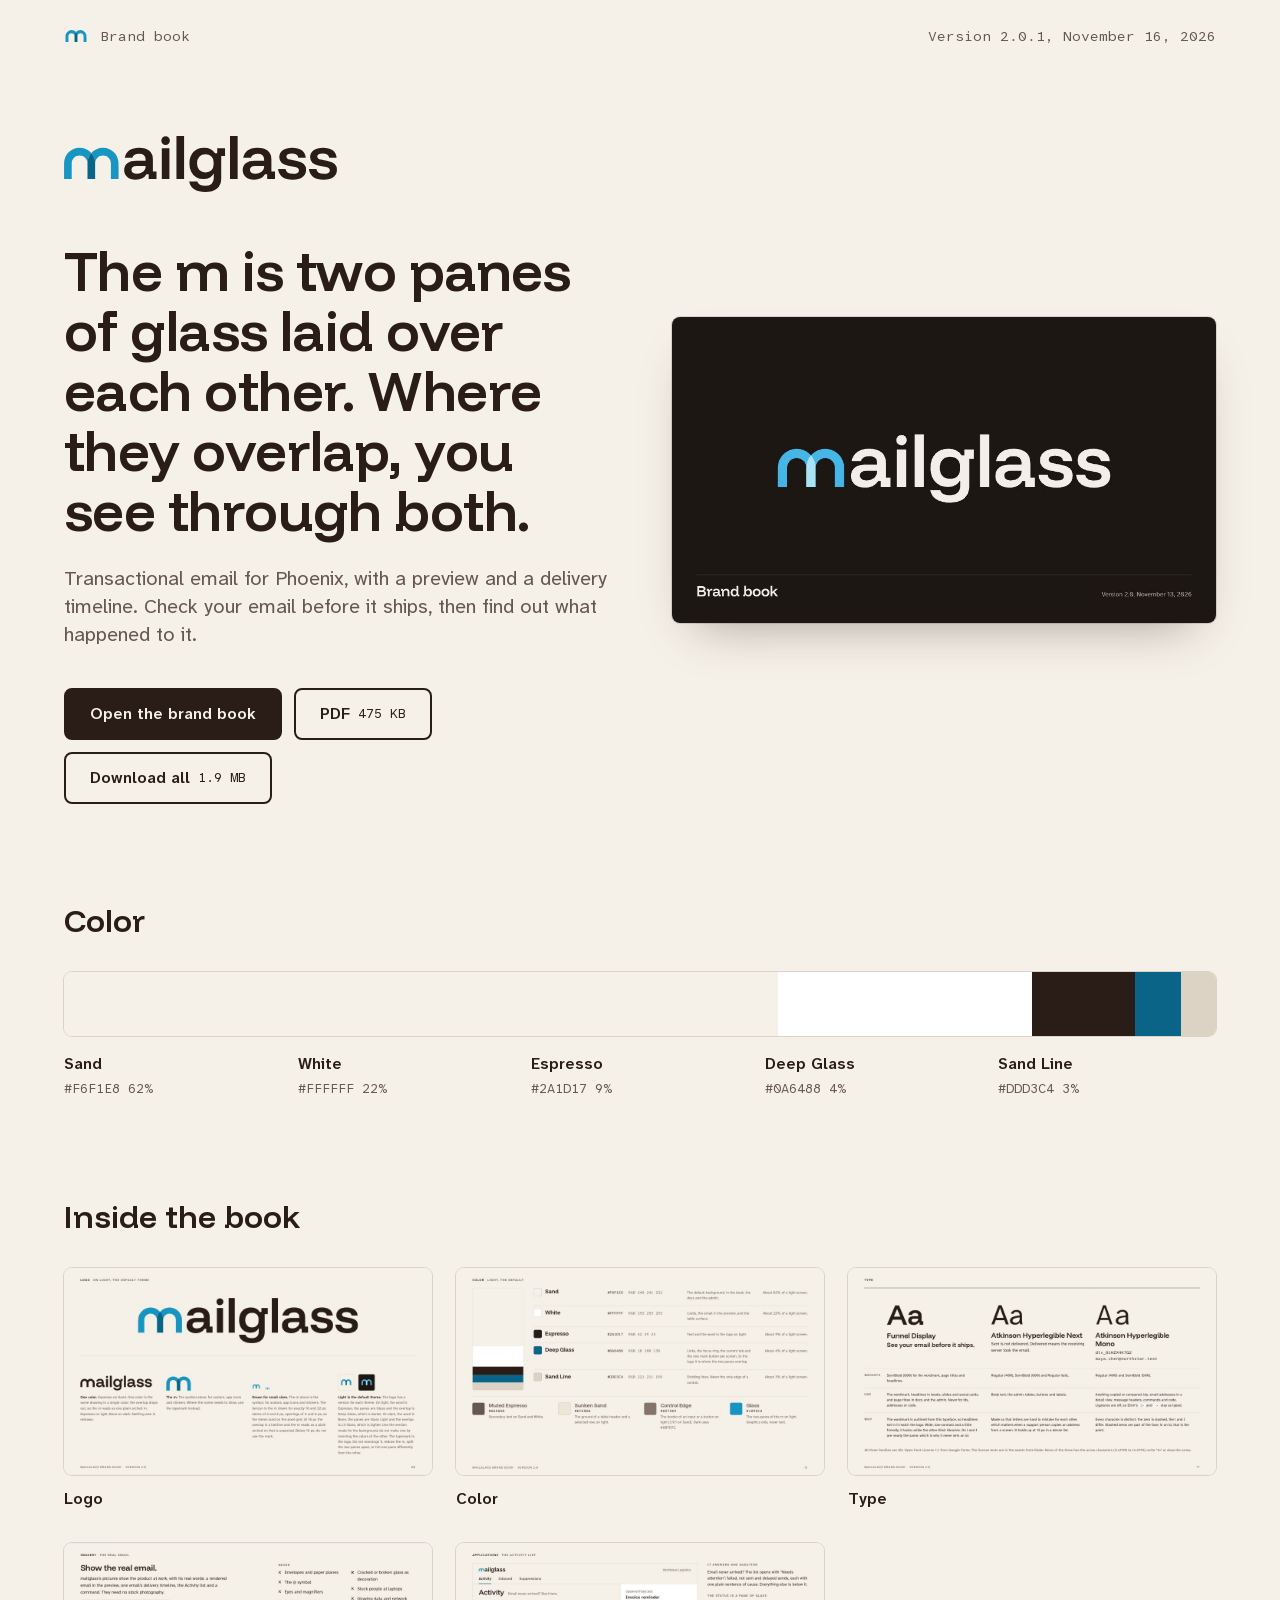
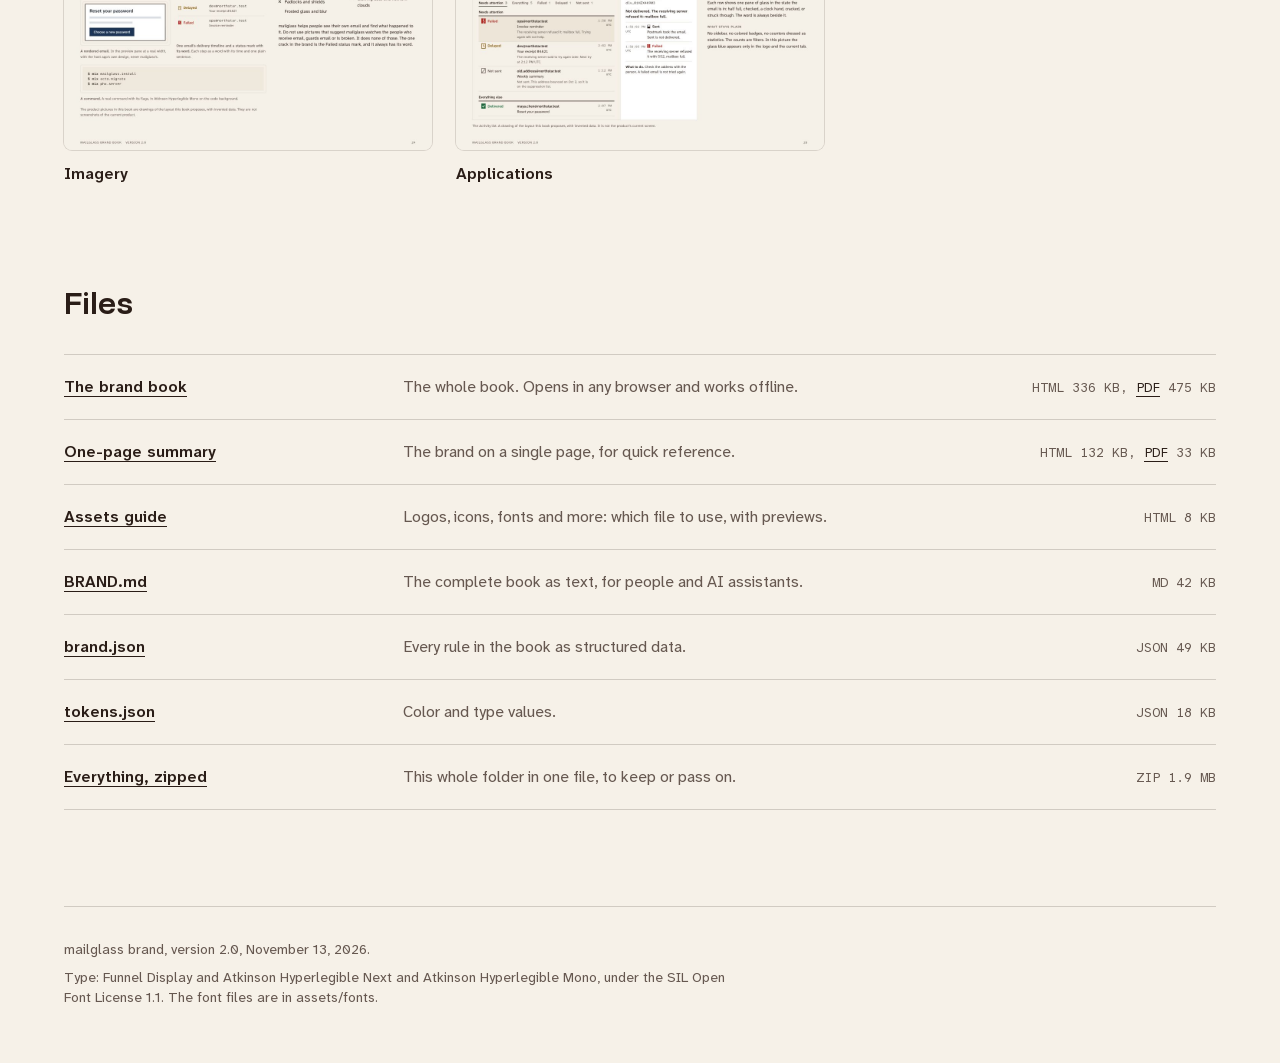
<file: index.html>
<!doctype html>
<!-- Generated from brand.json. Deploy this folder as is (Netlify Drop, GitHub Pages, Vercel) or open it from disk. Nothing loads from the internet. -->
<html lang="en">
<head>
<meta charset="utf-8">
<meta name="viewport" content="width=device-width, initial-scale=1">
<title>mailglass brand</title>
<meta name="description" content="mailglass brand book, version 2.0.1. The m is two panes of glass laid over each other. Where they overlap, you see through both.">
<meta property="og:title" content="mailglass brand">
<meta property="og:description" content="mailglass brand book, version 2.0.1. The m is two panes of glass laid over each other. Where they overlap, you see through both.">
<meta property="og:image" content="https://sztheory.github.io/mailglass-brand/preview/social.jpg">
<meta name="twitter:card" content="summary_large_image">
<meta name="theme-color" content="#F6F1E8">
<link rel="icon" href="assets/icon/favicon.svg" type="image/svg+xml">
<link rel="stylesheet" href="assets/fonts/web/fonts.css">
<style>
:root{--ground:#F6F1E8;--text:#2A1D17;--muted:#665850;--surface:#F6F1E8;--link:#2A1D17;--btn:#2A1D17;--btn-text:#F6F1E8;--display:'Funnel Display', 'Arial Narrow', system-ui, sans-serif;--body:'Atkinson Hyperlegible Next', system-ui, -apple-system, 'Segoe UI', sans-serif;--mono:'Atkinson Hyperlegible Mono', ui-monospace, 'SF Mono', Consolas, monospace;color-scheme:light}
*{box-sizing:border-box}
html{-webkit-text-size-adjust:100%}
body{margin:0;background:var(--ground);color:var(--text);font:400 16px/24px var(--body)}
a{color:inherit}
img{display:block;max-width:100%;height:auto}
.wrap{max-width:1248px;margin:0 auto;padding:0 48px}
.top{display:flex;justify-content:space-between;align-items:center;gap:16px;padding:24px 0;font:500 14px/20px var(--mono);color:var(--muted)}
.top span{display:flex;align-items:center;gap:12px}
.top img{width:24px;height:24px}
.hero{display:grid;grid-template-columns:1fr 1fr;gap:64px;align-items:center;padding:64px 0 96px}
.lockup{height:56px;width:auto;margin:0 0 48px}
h1{font:600 56px/60px var(--display);letter-spacing:-0.01em;margin:0 0 24px;text-wrap:balance}
.lead{font-size:20px;line-height:28px;color:var(--muted);margin:0 0 40px;max-width:32em}
.actions{display:flex;flex-wrap:wrap;gap:12px}
.btn{display:inline-flex;align-items:center;min-height:48px;padding:12px 24px;border-radius:8px;font:600 16px/24px var(--body);text-decoration:none;border:2px solid var(--btn);background:var(--btn);color:var(--btn-text)}
.btn.quiet{background:transparent;color:var(--text);border-color:var(--text)}
.btn small{font:500 13px/20px var(--mono);margin-left:8px;opacity:1}
.cover{display:block;border-radius:8px;overflow:hidden;box-shadow:0 0 0 1px color-mix(in srgb,var(--text) 14%,transparent),0 24px 48px -24px color-mix(in srgb,var(--text) 40%,transparent)}
h2{font:600 32px/40px var(--display);margin:0 0 32px}
section{padding:0 0 96px}
.palette{display:flex;height:64px;border-radius:8px;overflow:hidden;box-shadow:0 0 0 1px color-mix(in srgb,var(--text) 14%,transparent)}
.swatches{display:grid;grid-template-columns:repeat(5,1fr);gap:16px;margin:16px 0 0;padding:0;list-style:none}
.swatches b{display:block;font:600 16px/24px var(--body)}
.swatches span{font:400 13px/20px var(--mono);color:var(--muted)}
.pages{display:grid;grid-template-columns:repeat(3,1fr);gap:32px 24px;margin:0;padding:0;list-style:none}
.pages a{display:block;text-decoration:none}
.pages img{border-radius:8px;box-shadow:0 0 0 1px color-mix(in srgb,var(--text) 14%,transparent);aspect-ratio:16/9;width:100%;height:auto}
.pages span{display:block;margin:12px 0 0;font:600 16px/24px var(--body)}
.pages a:hover img{box-shadow:0 0 0 2px var(--link)}
.files{margin:0;padding:0;list-style:none;border-top:1px solid color-mix(in srgb,var(--text) 18%,transparent)}
.files li{display:grid;grid-template-columns:4fr 7fr 3fr;gap:24px;align-items:baseline;padding:20px 0;border-bottom:1px solid color-mix(in srgb,var(--text) 18%,transparent)}
.files a{font-weight:600;color:var(--link);text-underline-offset:4px}
.files p{margin:0;color:var(--muted)}
.files .meta{font:400 13px/20px var(--mono);color:var(--muted);text-align:right}
.files .meta a{font-weight:500;color:var(--link)}
footer{padding:32px 0 48px;border-top:1px solid color-mix(in srgb,var(--text) 18%,transparent);font-size:14px;line-height:20px;color:var(--muted)}
footer p{margin:0 0 8px;max-width:48em}
@media (max-width:860px){
.wrap{padding:0 20px}
.hero{grid-template-columns:1fr;gap:40px;padding:32px 0 64px}
.lockup{height:40px;margin:0 0 32px}
h1{font-size:40px;line-height:44px}
.lead{font-size:18px;line-height:28px;margin:0 0 32px}
.btn{width:100%;justify-content:center}
section{padding:0 0 64px}
h2{font-size:28px;line-height:36px;margin:0 0 24px}
.swatches{grid-template-columns:1fr 1fr}
.pages{grid-template-columns:1fr 1fr;gap:24px 16px}
.files li{grid-template-columns:1fr;gap:4px}
.files .meta{text-align:left}
.top .when{display:none}
}
</style>
</head>
<body>
<div class="wrap">
<header class="top"><span><img src="assets/icon/favicon.svg" alt="">Brand book</span><span class="when">Version 2.0.1, November 16, 2026</span></header>
<main>
<div class="hero">
<div>
<img class="lockup" src="assets/logo/mailglass-lockup-light.svg" alt="mailglass">
<h1>The m is two panes of glass laid over each other. Where they overlap, you see through both.</h1>
<p class="lead">Transactional email for Phoenix, with a preview and a delivery timeline. Check your email before it ships, then find out what happened to it.</p>
<div class="actions">
<a class="btn" href="mailglass-brand-book.html">Open the brand book</a>
<a class="btn quiet" href="mailglass-brand-book.pdf">PDF<small>475 KB</small></a>
<a class="btn quiet" href="mailglass-brand.zip">Download all<small>1.9 MB</small></a>
</div>
</div>
<a class="cover" href="mailglass-brand-book.html" aria-label="Open the brand book"><img src="preview/cover.jpg" width="960" height="540" alt="The cover of the mailglass brand book"></a>
</div>
<section aria-labelledby="color">
<h2 id="color">Color</h2>
<div class="palette" role="img" aria-label="The light palette in its proportions"><i style="flex:62;background:#F6F1E8"></i><i style="flex:22;background:#FFFFFF"></i><i style="flex:9;background:#2A1D17"></i><i style="flex:4;background:#0A6488"></i><i style="flex:3;background:#DDD3C4"></i></div>
<ul class="swatches"><li><b>Sand</b><span>#F6F1E8 62%</span></li><li><b>White</b><span>#FFFFFF 22%</span></li><li><b>Espresso</b><span>#2A1D17 9%</span></li><li><b>Deep Glass</b><span>#0A6488 4%</span></li><li><b>Sand Line</b><span>#DDD3C4 3%</span></li></ul>
</section>
<section aria-labelledby="inside">
<h2 id="inside">Inside the book</h2>
<ul class="pages"><li><a href="mailglass-brand-book.html#logo-light"><img src="preview/logo-light.jpg" width="960" height="540" loading="lazy" alt=""><span>Logo</span></a></li><li><a href="mailglass-brand-book.html#color-light"><img src="preview/color-light.jpg" width="960" height="540" loading="lazy" alt=""><span>Color</span></a></li><li><a href="mailglass-brand-book.html#type"><img src="preview/type.jpg" width="960" height="540" loading="lazy" alt=""><span>Type</span></a></li><li><a href="mailglass-brand-book.html#imagery"><img src="preview/imagery.jpg" width="960" height="540" loading="lazy" alt=""><span>Imagery</span></a></li><li><a href="mailglass-brand-book.html#apps-activity"><img src="preview/apps-activity.jpg" width="960" height="540" loading="lazy" alt=""><span>Applications</span></a></li></ul>
</section>
<section aria-labelledby="files">
<h2 id="files">Files</h2>
<ul class="files">
<li><a href="mailglass-brand-book.html">The brand book</a><p>The whole book. Opens in any browser and works offline.</p><span class="meta">HTML 336 KB, <a href="mailglass-brand-book.pdf">PDF</a> 475 KB</span></li>
<li><a href="mailglass-one-page.html">One-page summary</a><p>The brand on a single page, for quick reference.</p><span class="meta">HTML 132 KB, <a href="mailglass-one-page.pdf">PDF</a> 33 KB</span></li>
<li><a href="assets/index.html">Assets guide</a><p>Logos, icons, fonts and more: which file to use, with previews.</p><span class="meta">HTML 8 KB</span></li>
<li><a href="BRAND.md">BRAND.md</a><p>The complete book as text, for people and AI assistants.</p><span class="meta">MD 42 KB</span></li>
<li><a href="brand.json">brand.json</a><p>Every rule in the book as structured data.</p><span class="meta">JSON 49 KB</span></li>
<li><a href="tokens.json">tokens.json</a><p>Color and type values.</p><span class="meta">JSON 18 KB</span></li>
<li><a href="mailglass-brand.zip">Everything, zipped</a><p>This whole folder in one file, to keep or pass on.</p><span class="meta">ZIP 1.9 MB</span></li>
</ul>
</section>
</main>
<footer>
<p>mailglass brand, version 2.0, November 13, 2026.</p>
<p>Type: Funnel Display and Atkinson Hyperlegible Next and Atkinson Hyperlegible Mono, under the SIL Open Font License 1.1. The font files are in assets/fonts.</p>
</footer>
</div>
</body>
</html>
</file>
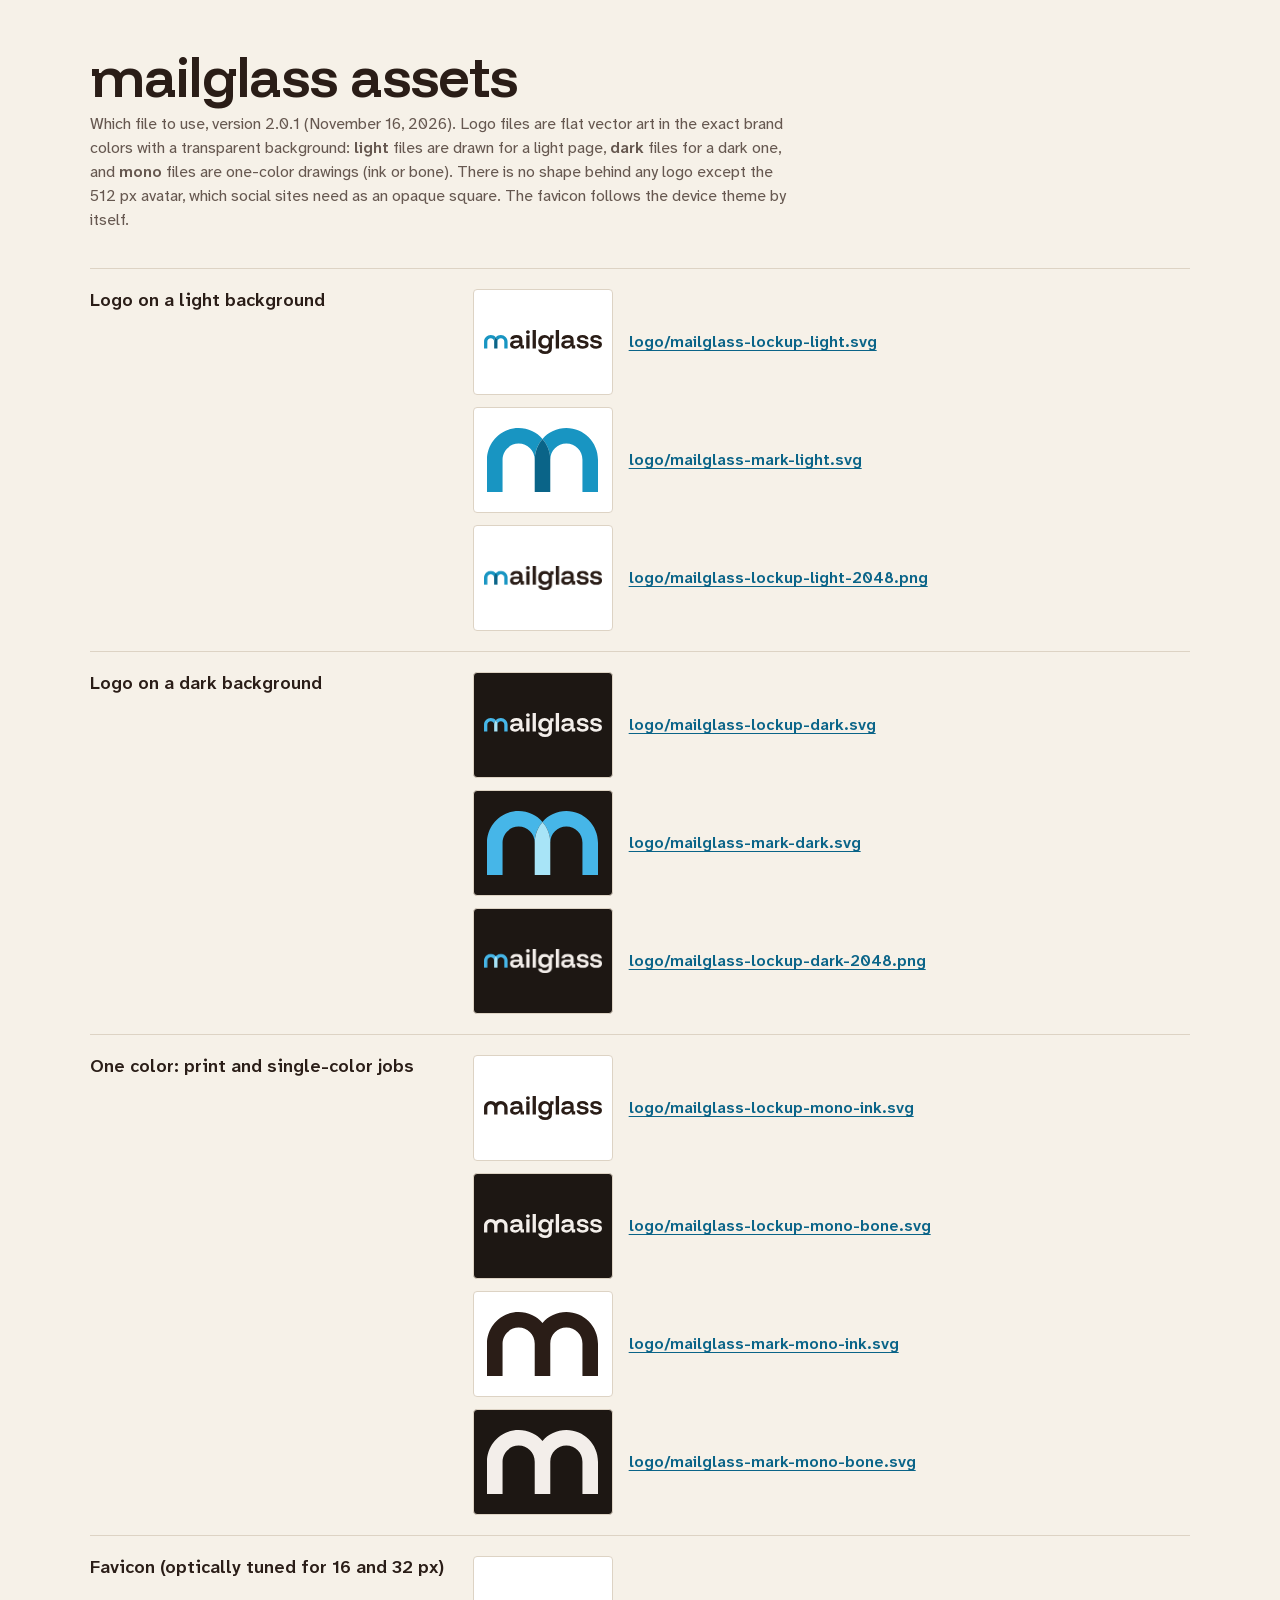
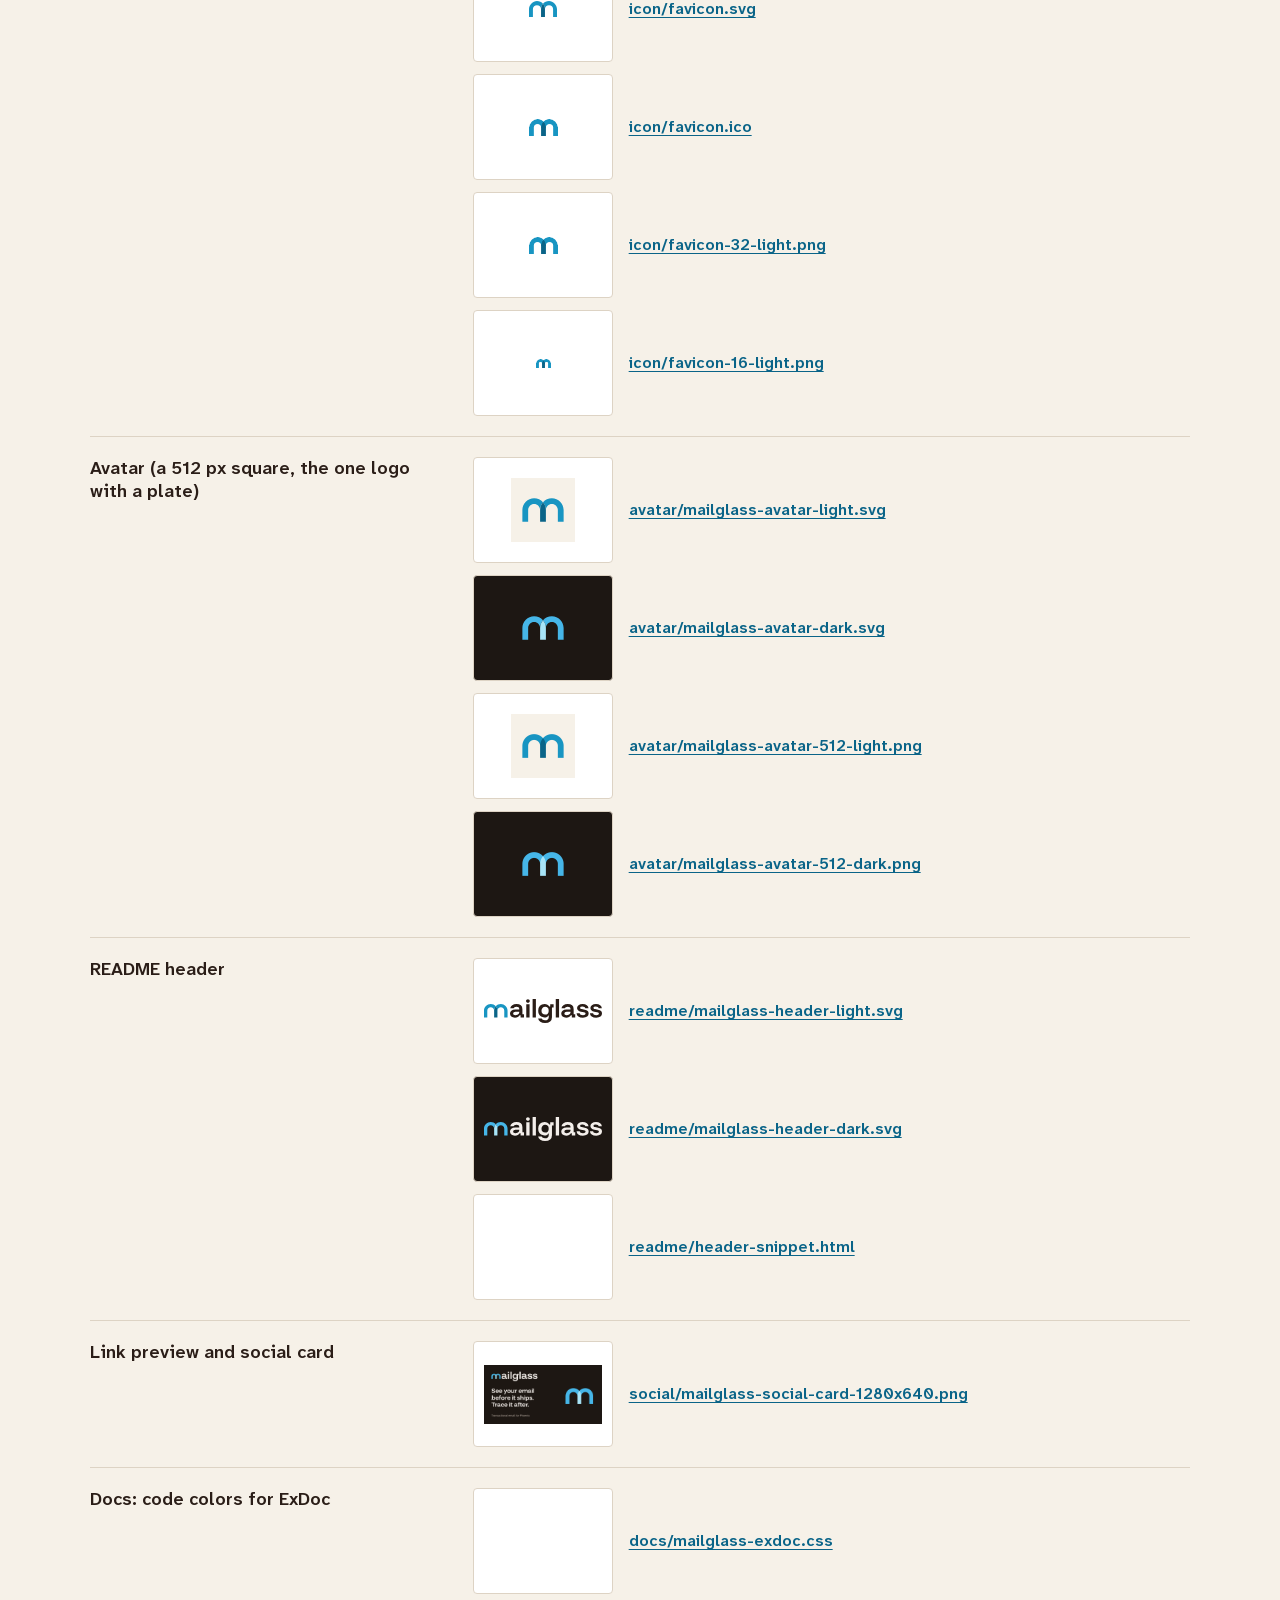
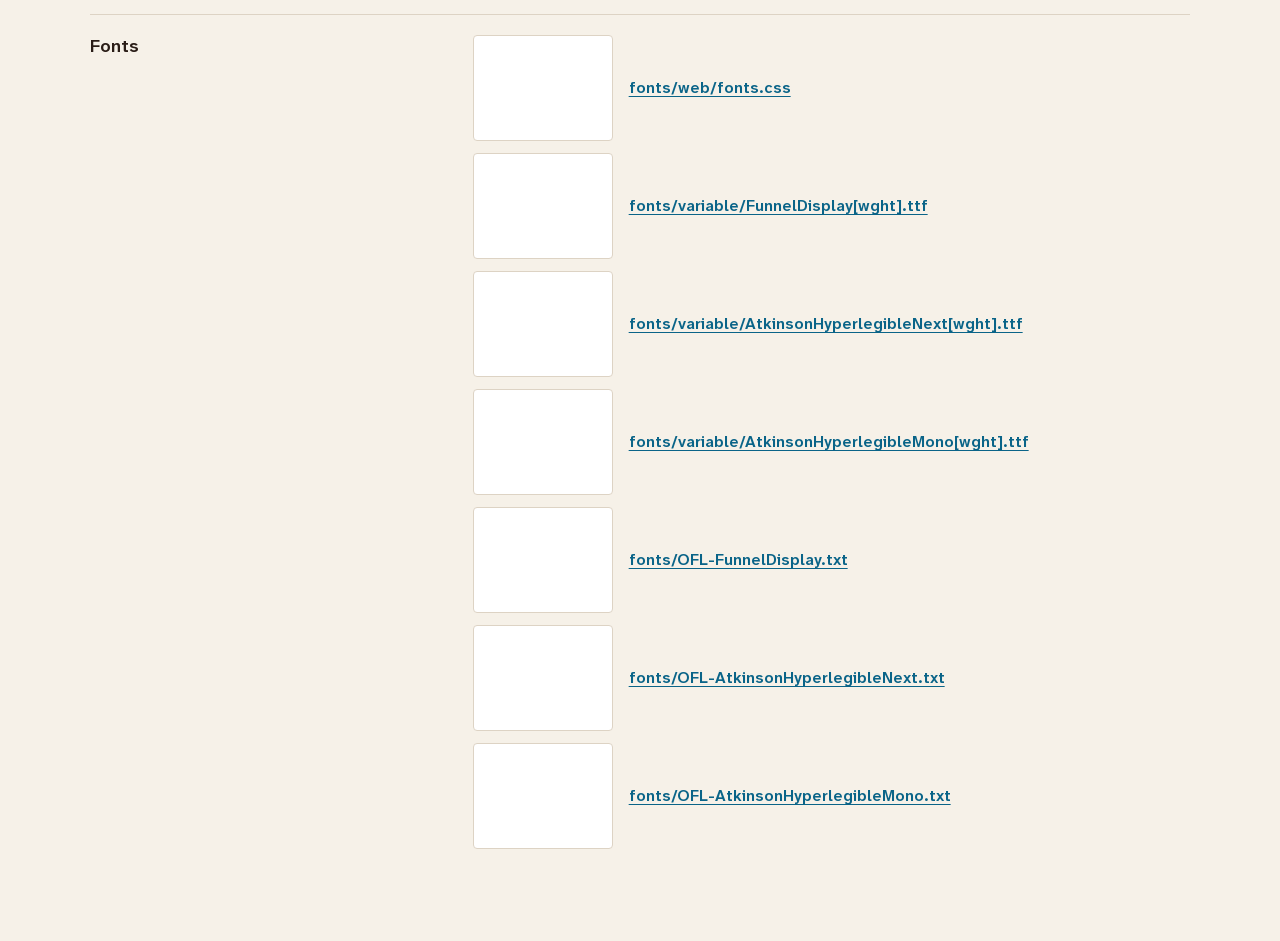
<file: assets/index.html>
<!doctype html><html lang="en-US"><head><meta charset="utf-8"><meta name="viewport" content="width=device-width,initial-scale=1"><link rel="icon" href="icon/favicon.svg" type="image/svg+xml"><title>mailglass Assets</title><link rel="stylesheet" href="fonts/web/fonts.css"><style>
:root{--ink:#1D1713;--paper:#F6F1E8;--card:#FFFFFF;--mute:#665850;--link:#0A6488}
body{margin:0;background:var(--paper);color:#2A1D17;font:16px/1.5 'Atkinson Hyperlegible Next',system-ui,sans-serif}
main{max-width:1100px;margin:0 auto;padding:48px 24px 72px}h1{font:600 56px/1 'Funnel Display','Arial Narrow',sans-serif;letter-spacing:-.015em;margin:0 0 8px}
.lede{color:var(--mute);margin:0 0 36px;max-width:70ch}
.row{display:grid;grid-template-columns:minmax(200px,1fr) 2fr;gap:24px;padding:20px 0;border-top:1px solid #DDD3C4}
.row h2{font-size:18px;line-height:1.3;margin:0}.files{display:grid;gap:12px}
.file{display:grid;grid-template-columns:140px 1fr;gap:16px;align-items:center}
.thumb{height:84px;border-radius:4px;background:var(--card);border:1px solid #DDD3C4;display:grid;place-items:center;padding:10px;overflow:hidden}.thumb.dark{background:var(--ink)}
.thumb img{max-width:100%;max-height:64px}
a{color:var(--link);font-weight:600;word-break:break-all;text-underline-offset:3px}
@media (max-width:700px){.row{grid-template-columns:1fr}.file{grid-template-columns:1fr}}
</style></head><body><main><h1>mailglass assets</h1><p class="lede">Which file to use, version 2.0.1 (November 16, 2026). Logo files are flat vector art in the exact brand colors with a transparent background: <b>light</b> files are drawn for a light page, <b>dark</b> files for a dark one, and <b>mono</b> files are one-color drawings (ink or bone). There is no shape behind any logo except the 512 px avatar, which social sites need as an opaque square. The favicon follows the device theme by itself.</p>
<section class="row"><h2>Logo on a light background</h2><div class="files"><div class="file"><div class="thumb"><img src="logo/mailglass-lockup-light.svg" alt=""></div><a href="logo/mailglass-lockup-light.svg">logo/mailglass-lockup-light.svg</a></div><div class="file"><div class="thumb"><img src="logo/mailglass-mark-light.svg" alt=""></div><a href="logo/mailglass-mark-light.svg">logo/mailglass-mark-light.svg</a></div><div class="file"><div class="thumb"><img src="logo/mailglass-lockup-light-2048.png" alt=""></div><a href="logo/mailglass-lockup-light-2048.png">logo/mailglass-lockup-light-2048.png</a></div></div></section>
<section class="row"><h2>Logo on a dark background</h2><div class="files"><div class="file"><div class="thumb dark"><img src="logo/mailglass-lockup-dark.svg" alt=""></div><a href="logo/mailglass-lockup-dark.svg">logo/mailglass-lockup-dark.svg</a></div><div class="file"><div class="thumb dark"><img src="logo/mailglass-mark-dark.svg" alt=""></div><a href="logo/mailglass-mark-dark.svg">logo/mailglass-mark-dark.svg</a></div><div class="file"><div class="thumb dark"><img src="logo/mailglass-lockup-dark-2048.png" alt=""></div><a href="logo/mailglass-lockup-dark-2048.png">logo/mailglass-lockup-dark-2048.png</a></div></div></section>
<section class="row"><h2>One color: print and single-color jobs</h2><div class="files"><div class="file"><div class="thumb"><img src="logo/mailglass-lockup-mono-ink.svg" alt=""></div><a href="logo/mailglass-lockup-mono-ink.svg">logo/mailglass-lockup-mono-ink.svg</a></div><div class="file"><div class="thumb dark"><img src="logo/mailglass-lockup-mono-bone.svg" alt=""></div><a href="logo/mailglass-lockup-mono-bone.svg">logo/mailglass-lockup-mono-bone.svg</a></div><div class="file"><div class="thumb"><img src="logo/mailglass-mark-mono-ink.svg" alt=""></div><a href="logo/mailglass-mark-mono-ink.svg">logo/mailglass-mark-mono-ink.svg</a></div><div class="file"><div class="thumb dark"><img src="logo/mailglass-mark-mono-bone.svg" alt=""></div><a href="logo/mailglass-mark-mono-bone.svg">logo/mailglass-mark-mono-bone.svg</a></div></div></section>
<section class="row"><h2>Favicon (optically tuned for 16 and 32 px)</h2><div class="files"><div class="file"><div class="thumb"><img src="icon/favicon.svg" alt=""></div><a href="icon/favicon.svg">icon/favicon.svg</a></div><div class="file"><div class="thumb"><img src="icon/favicon.ico" alt=""></div><a href="icon/favicon.ico">icon/favicon.ico</a></div><div class="file"><div class="thumb"><img src="icon/favicon-32-light.png" alt=""></div><a href="icon/favicon-32-light.png">icon/favicon-32-light.png</a></div><div class="file"><div class="thumb"><img src="icon/favicon-16-light.png" alt=""></div><a href="icon/favicon-16-light.png">icon/favicon-16-light.png</a></div></div></section>
<section class="row"><h2>Avatar (a 512 px square, the one logo with a plate)</h2><div class="files"><div class="file"><div class="thumb"><img src="avatar/mailglass-avatar-light.svg" alt=""></div><a href="avatar/mailglass-avatar-light.svg">avatar/mailglass-avatar-light.svg</a></div><div class="file"><div class="thumb dark"><img src="avatar/mailglass-avatar-dark.svg" alt=""></div><a href="avatar/mailglass-avatar-dark.svg">avatar/mailglass-avatar-dark.svg</a></div><div class="file"><div class="thumb"><img src="avatar/mailglass-avatar-512-light.png" alt=""></div><a href="avatar/mailglass-avatar-512-light.png">avatar/mailglass-avatar-512-light.png</a></div><div class="file"><div class="thumb dark"><img src="avatar/mailglass-avatar-512-dark.png" alt=""></div><a href="avatar/mailglass-avatar-512-dark.png">avatar/mailglass-avatar-512-dark.png</a></div></div></section>
<section class="row"><h2>README header</h2><div class="files"><div class="file"><div class="thumb"><img src="readme/mailglass-header-light.svg" alt=""></div><a href="readme/mailglass-header-light.svg">readme/mailglass-header-light.svg</a></div><div class="file"><div class="thumb dark"><img src="readme/mailglass-header-dark.svg" alt=""></div><a href="readme/mailglass-header-dark.svg">readme/mailglass-header-dark.svg</a></div><div class="file"><div class="thumb"></div><a href="readme/header-snippet.html">readme/header-snippet.html</a></div></div></section>
<section class="row"><h2>Link preview and social card</h2><div class="files"><div class="file"><div class="thumb"><img src="social/mailglass-social-card-1280x640.png" alt=""></div><a href="social/mailglass-social-card-1280x640.png">social/mailglass-social-card-1280x640.png</a></div></div></section>
<section class="row"><h2>Docs: code colors for ExDoc</h2><div class="files"><div class="file"><div class="thumb"></div><a href="docs/mailglass-exdoc.css">docs/mailglass-exdoc.css</a></div></div></section>
<section class="row"><h2>Fonts</h2><div class="files"><div class="file"><div class="thumb"></div><a href="fonts/web/fonts.css">fonts/web/fonts.css</a></div><div class="file"><div class="thumb"></div><a href="fonts/variable/FunnelDisplay[wght].ttf">fonts/variable/FunnelDisplay[wght].ttf</a></div><div class="file"><div class="thumb"></div><a href="fonts/variable/AtkinsonHyperlegibleNext[wght].ttf">fonts/variable/AtkinsonHyperlegibleNext[wght].ttf</a></div><div class="file"><div class="thumb"></div><a href="fonts/variable/AtkinsonHyperlegibleMono[wght].ttf">fonts/variable/AtkinsonHyperlegibleMono[wght].ttf</a></div><div class="file"><div class="thumb"></div><a href="fonts/OFL-FunnelDisplay.txt">fonts/OFL-FunnelDisplay.txt</a></div><div class="file"><div class="thumb"></div><a href="fonts/OFL-AtkinsonHyperlegibleNext.txt">fonts/OFL-AtkinsonHyperlegibleNext.txt</a></div><div class="file"><div class="thumb"></div><a href="fonts/OFL-AtkinsonHyperlegibleMono.txt">fonts/OFL-AtkinsonHyperlegibleMono.txt</a></div></div></section>
</main></body></html>
</file>
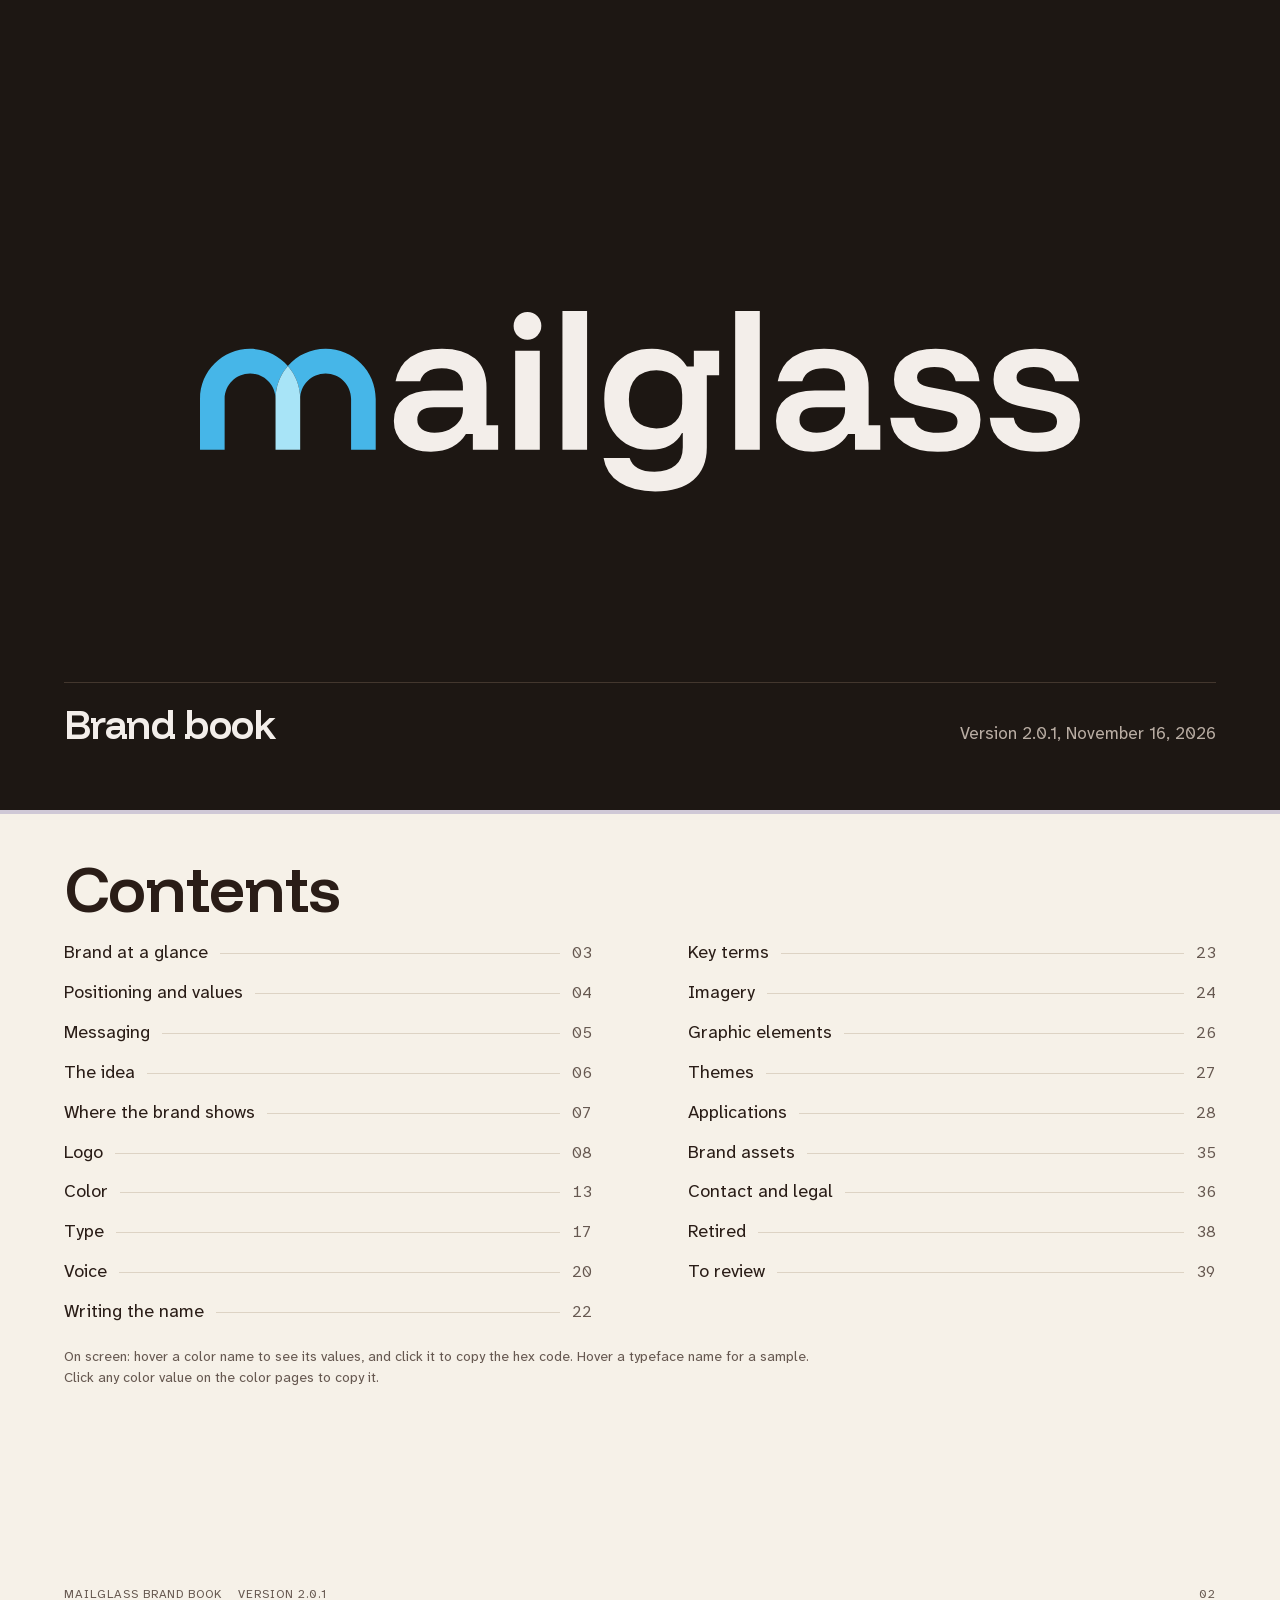
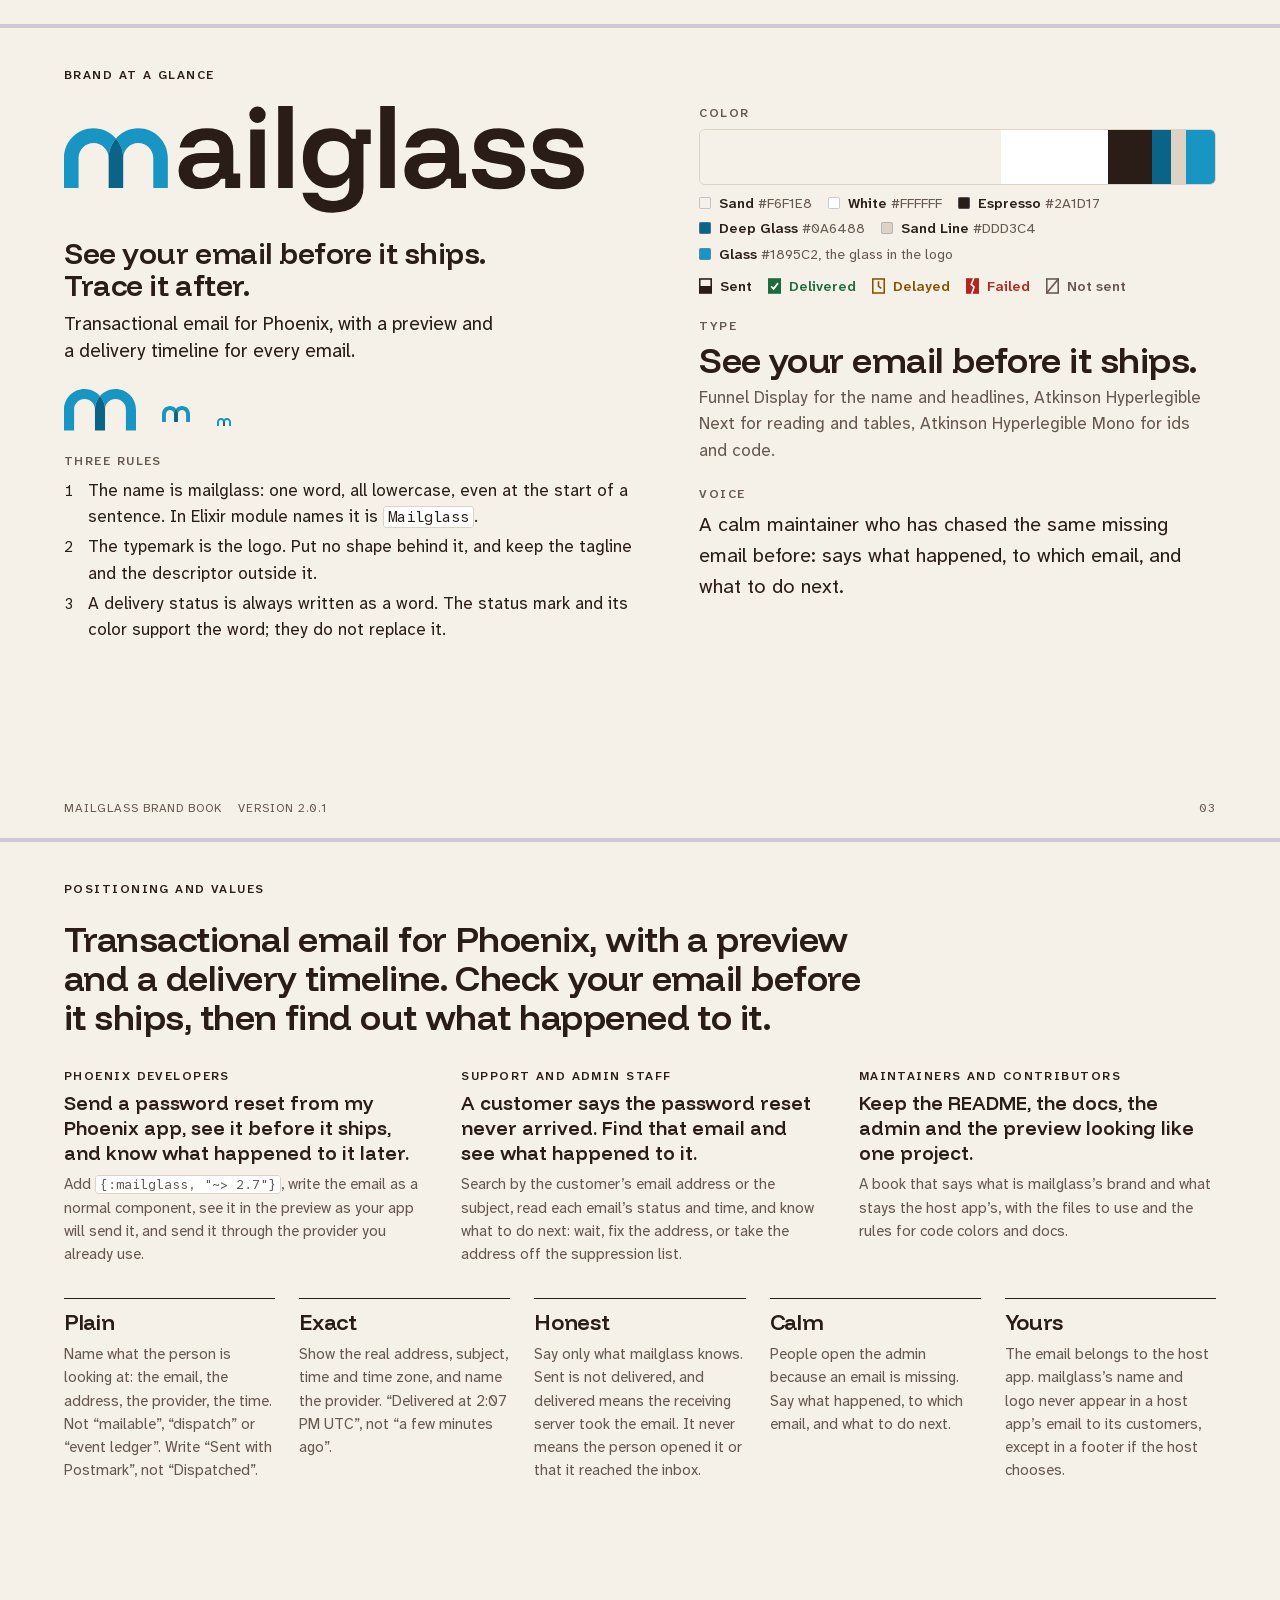
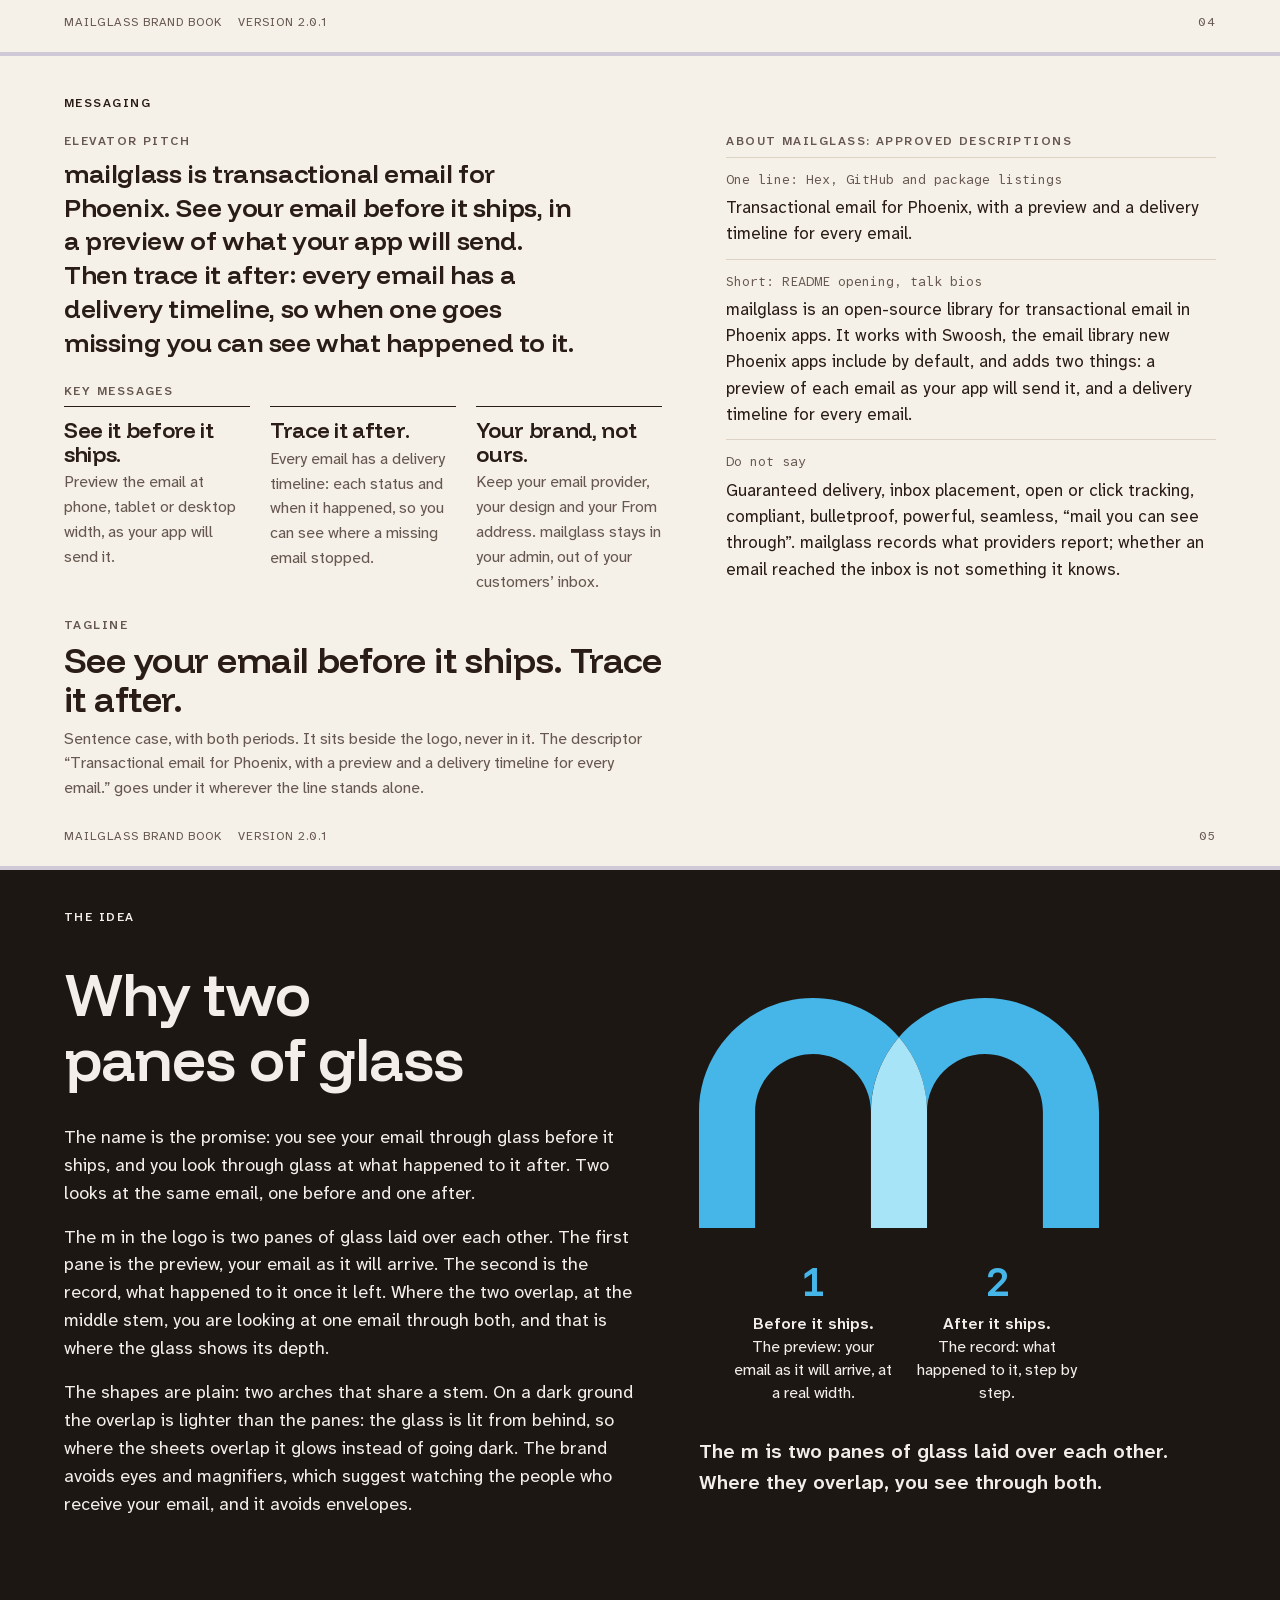
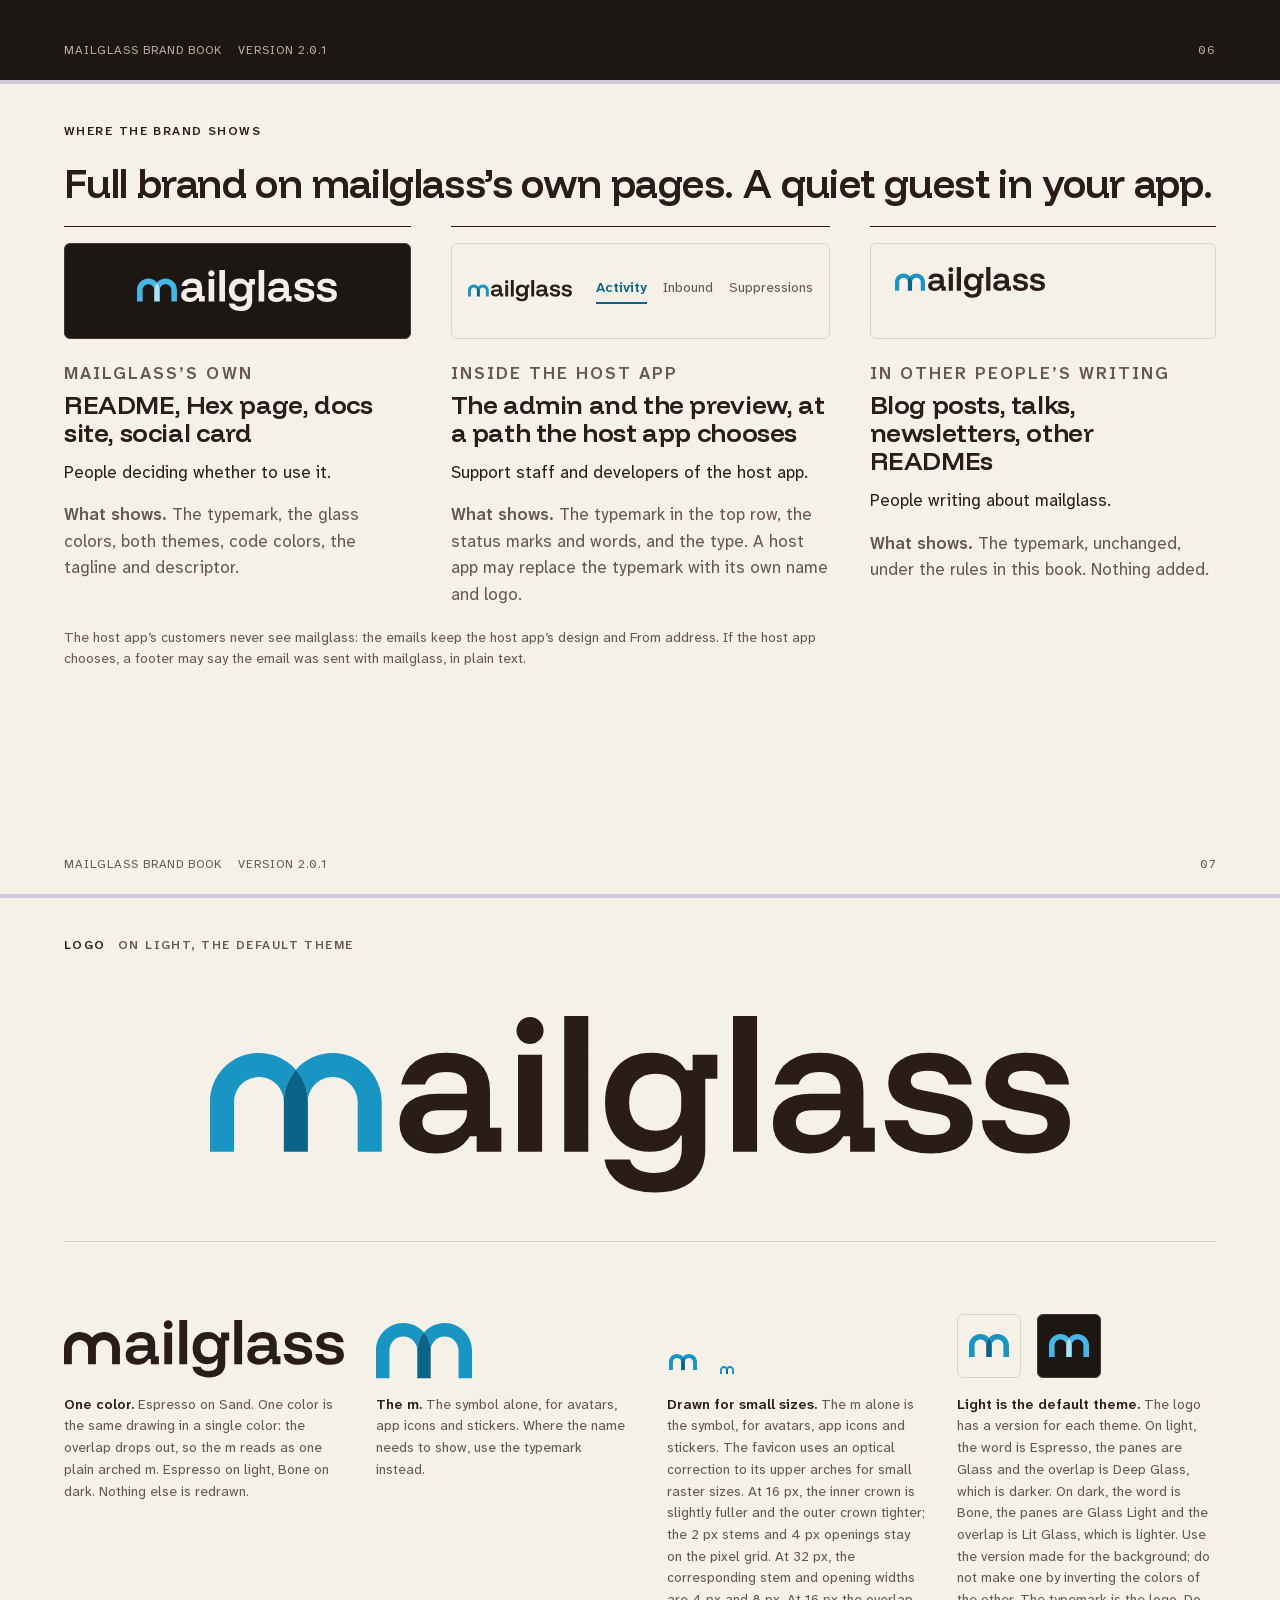
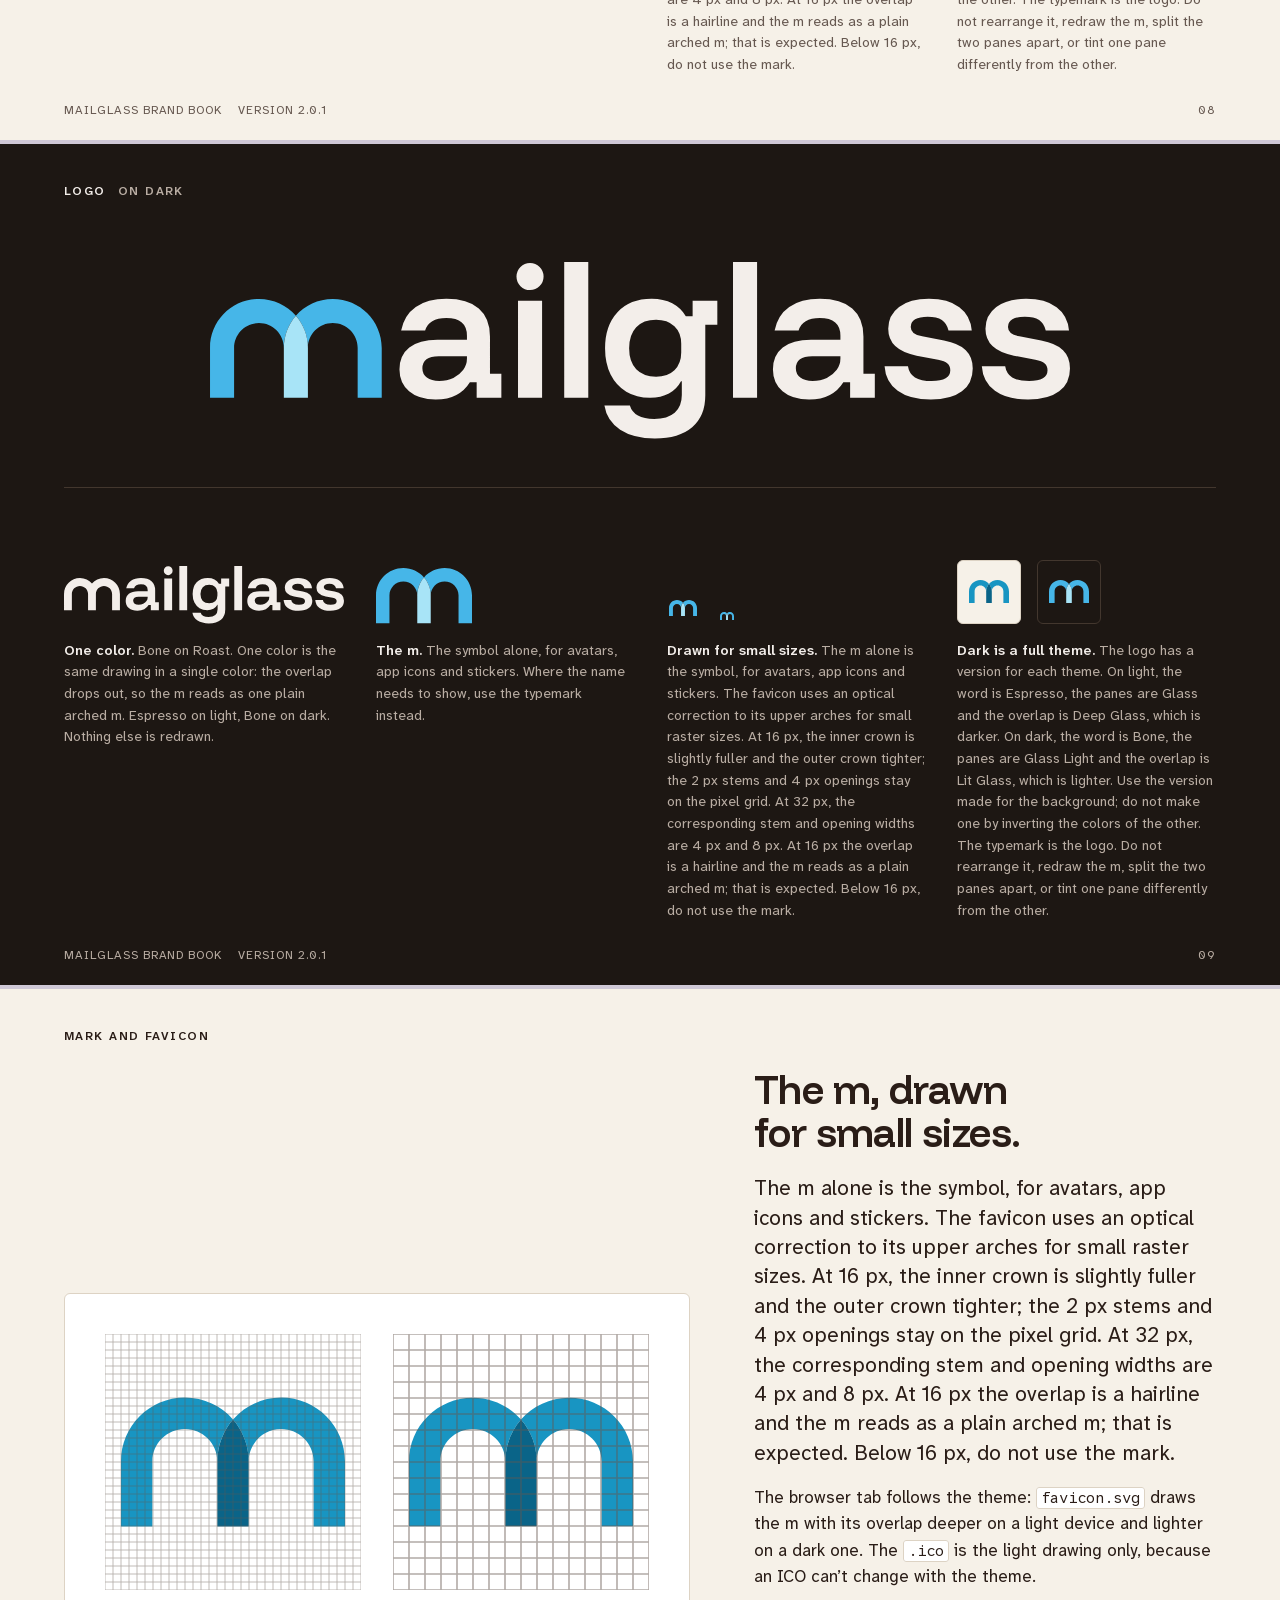
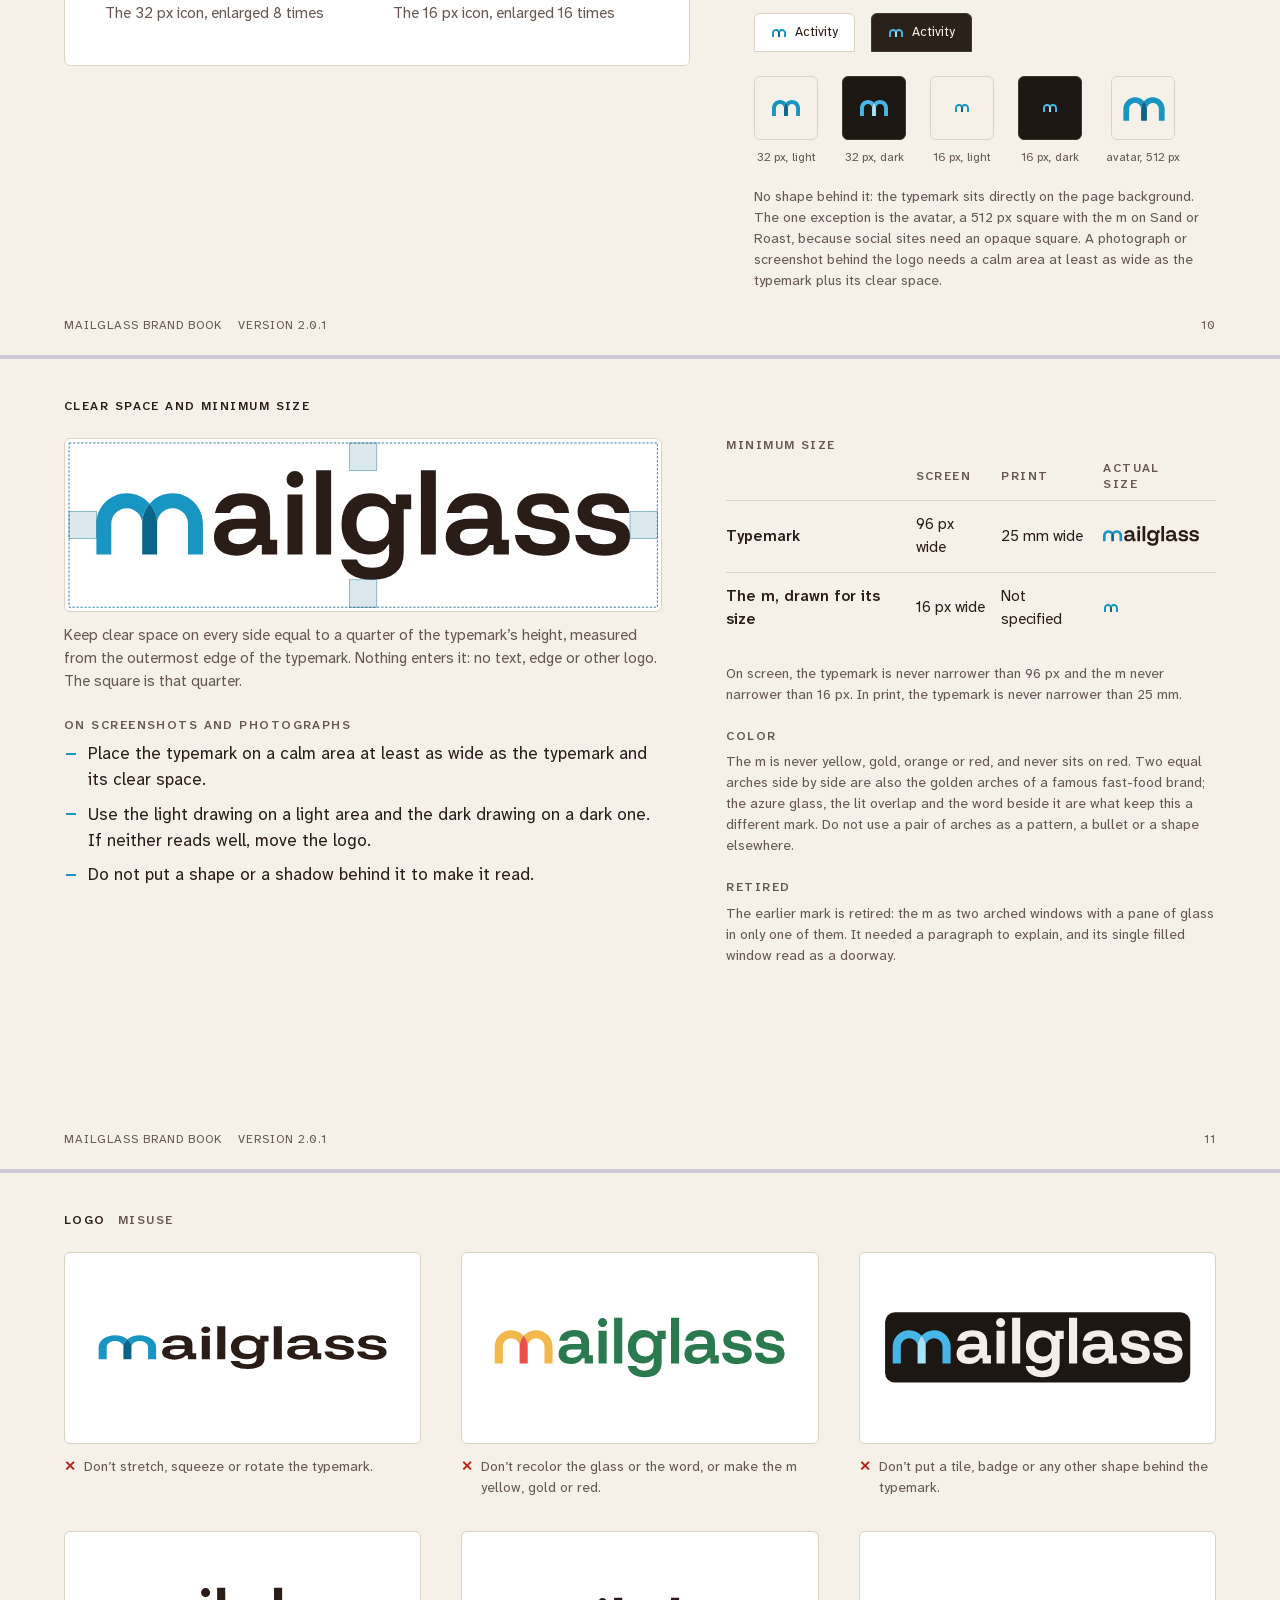
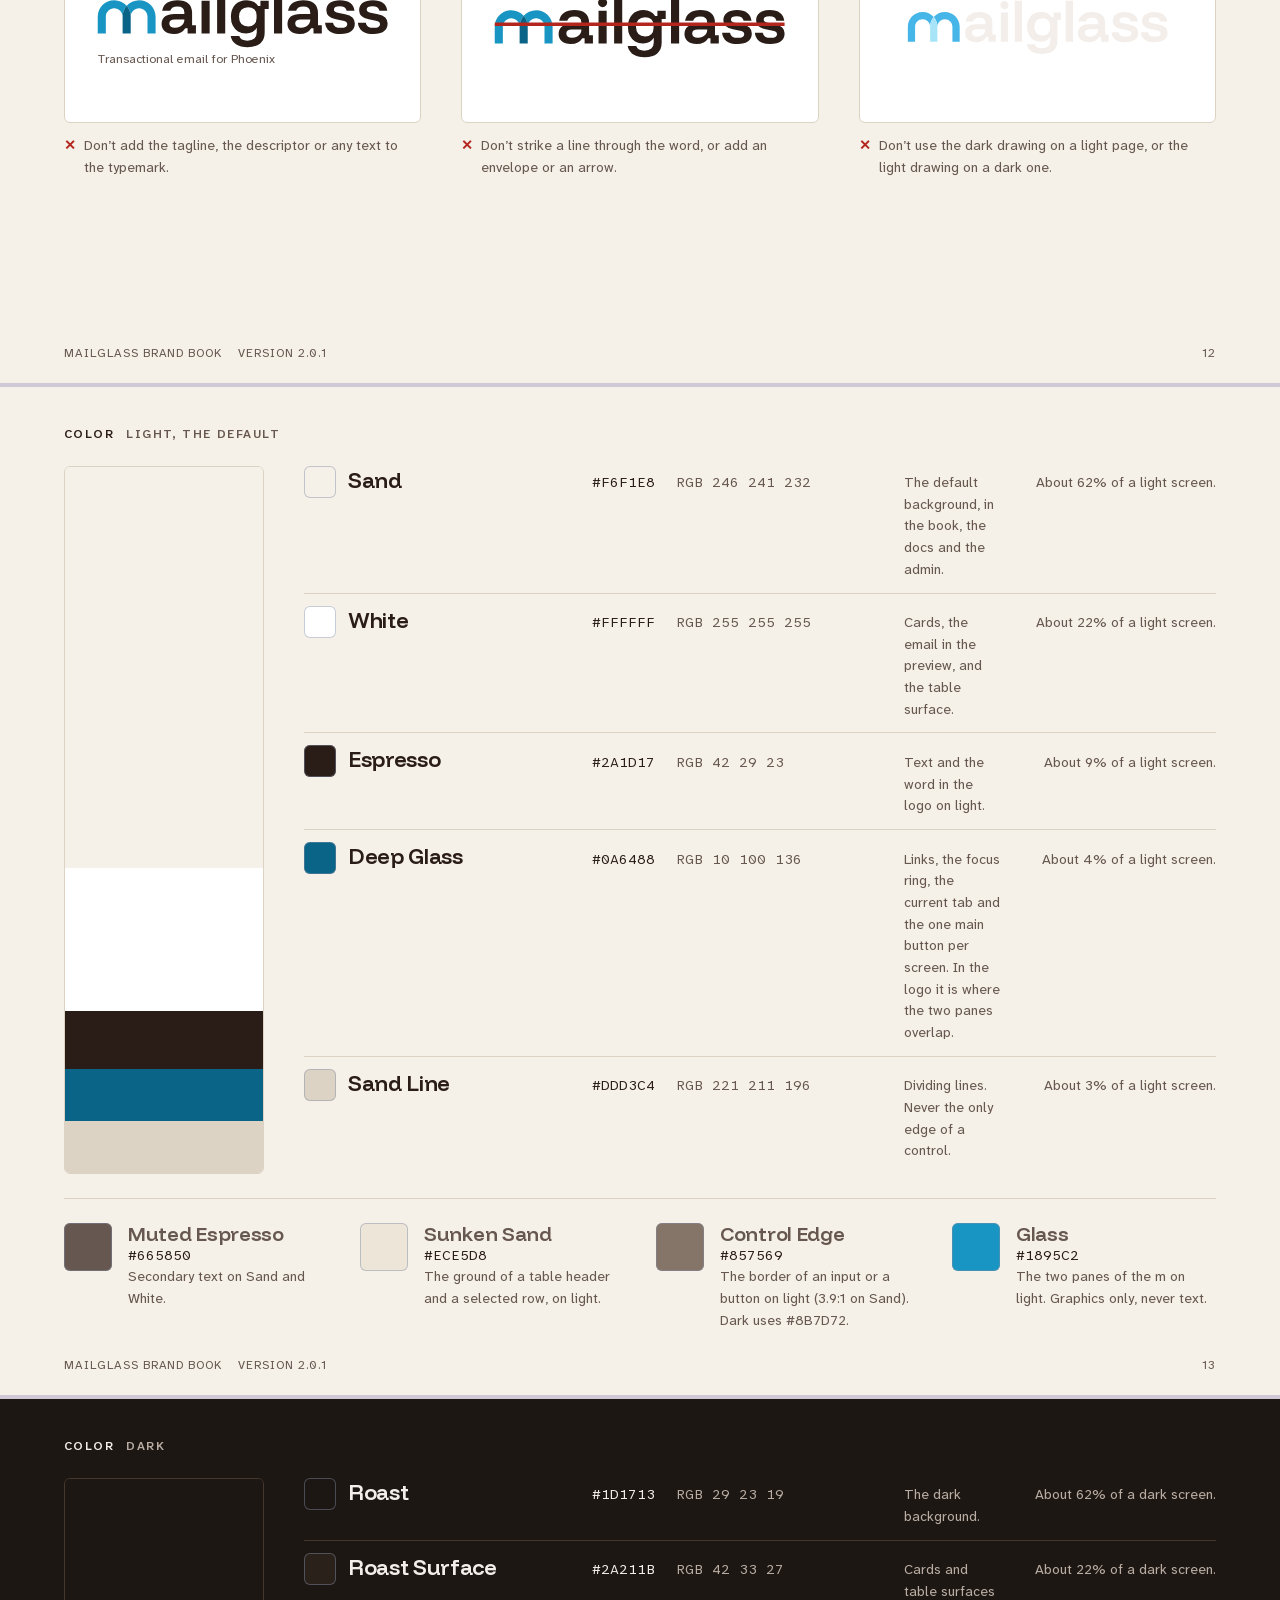
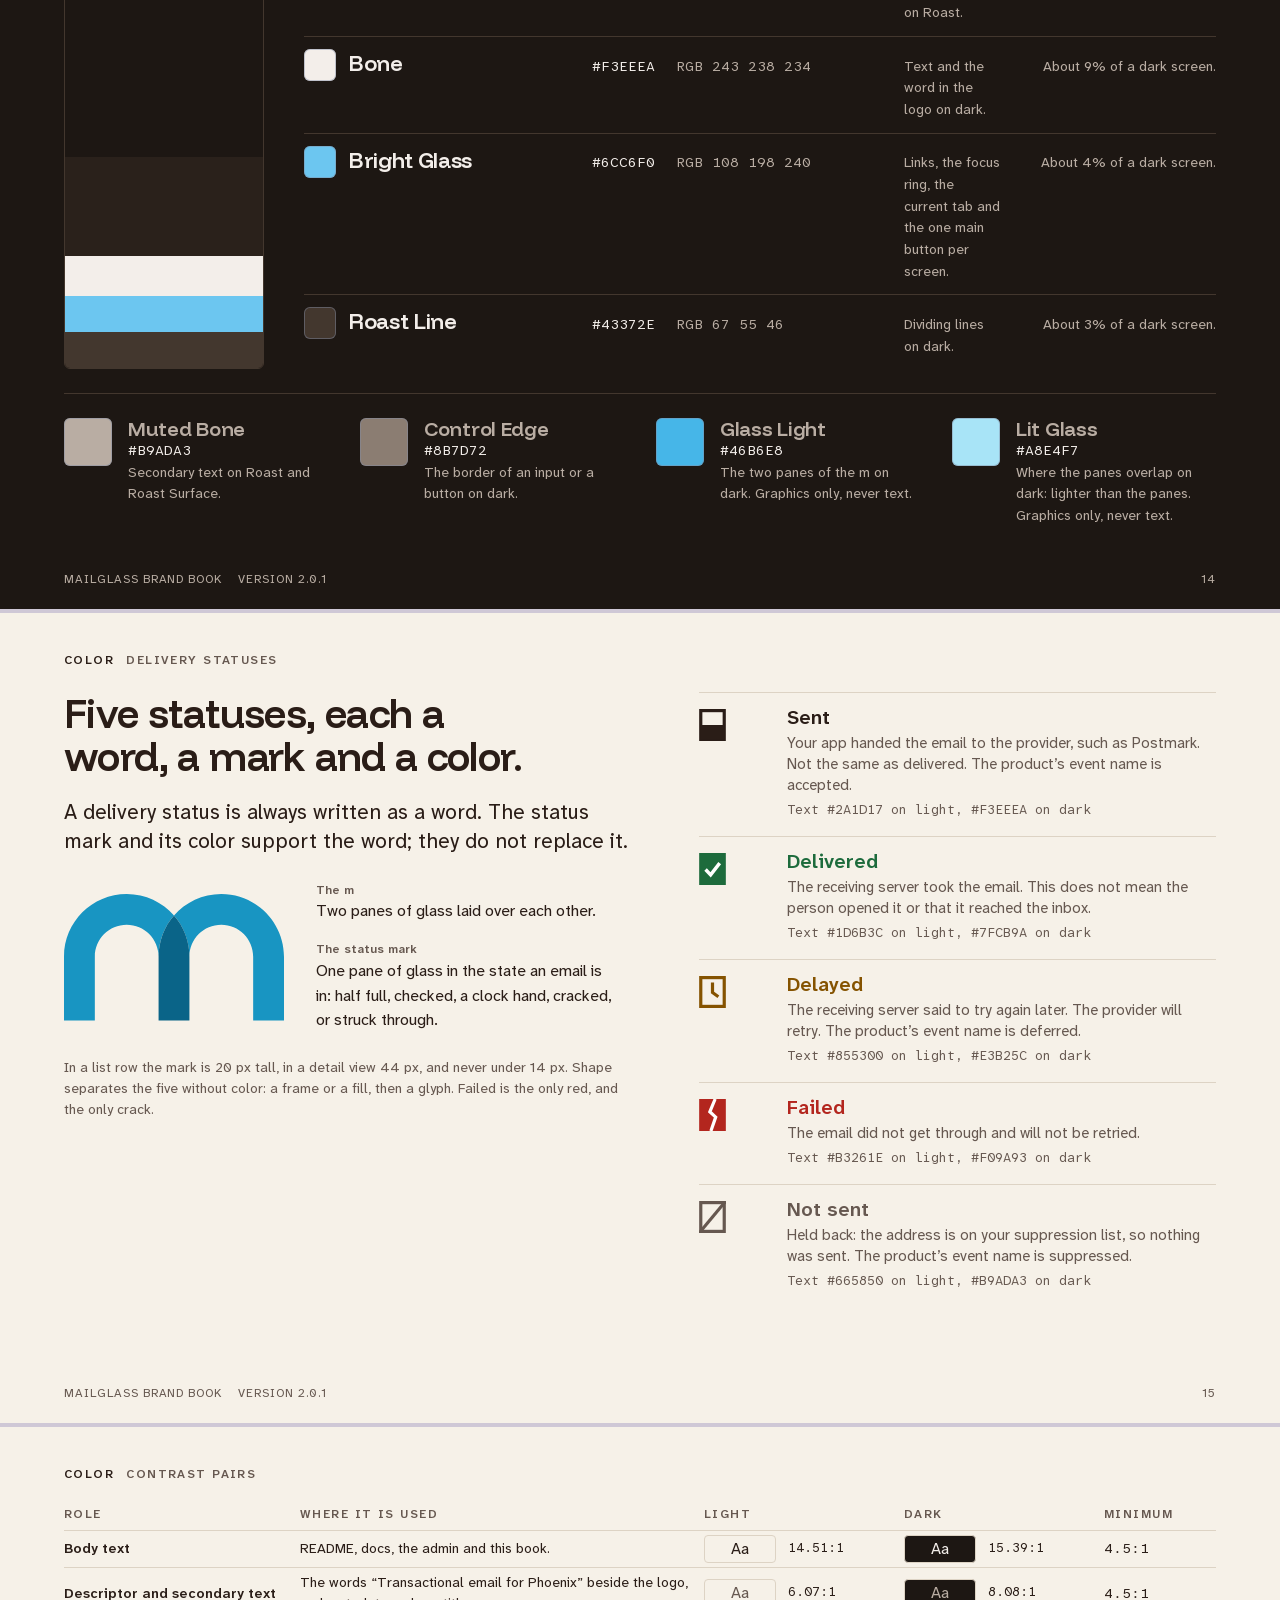
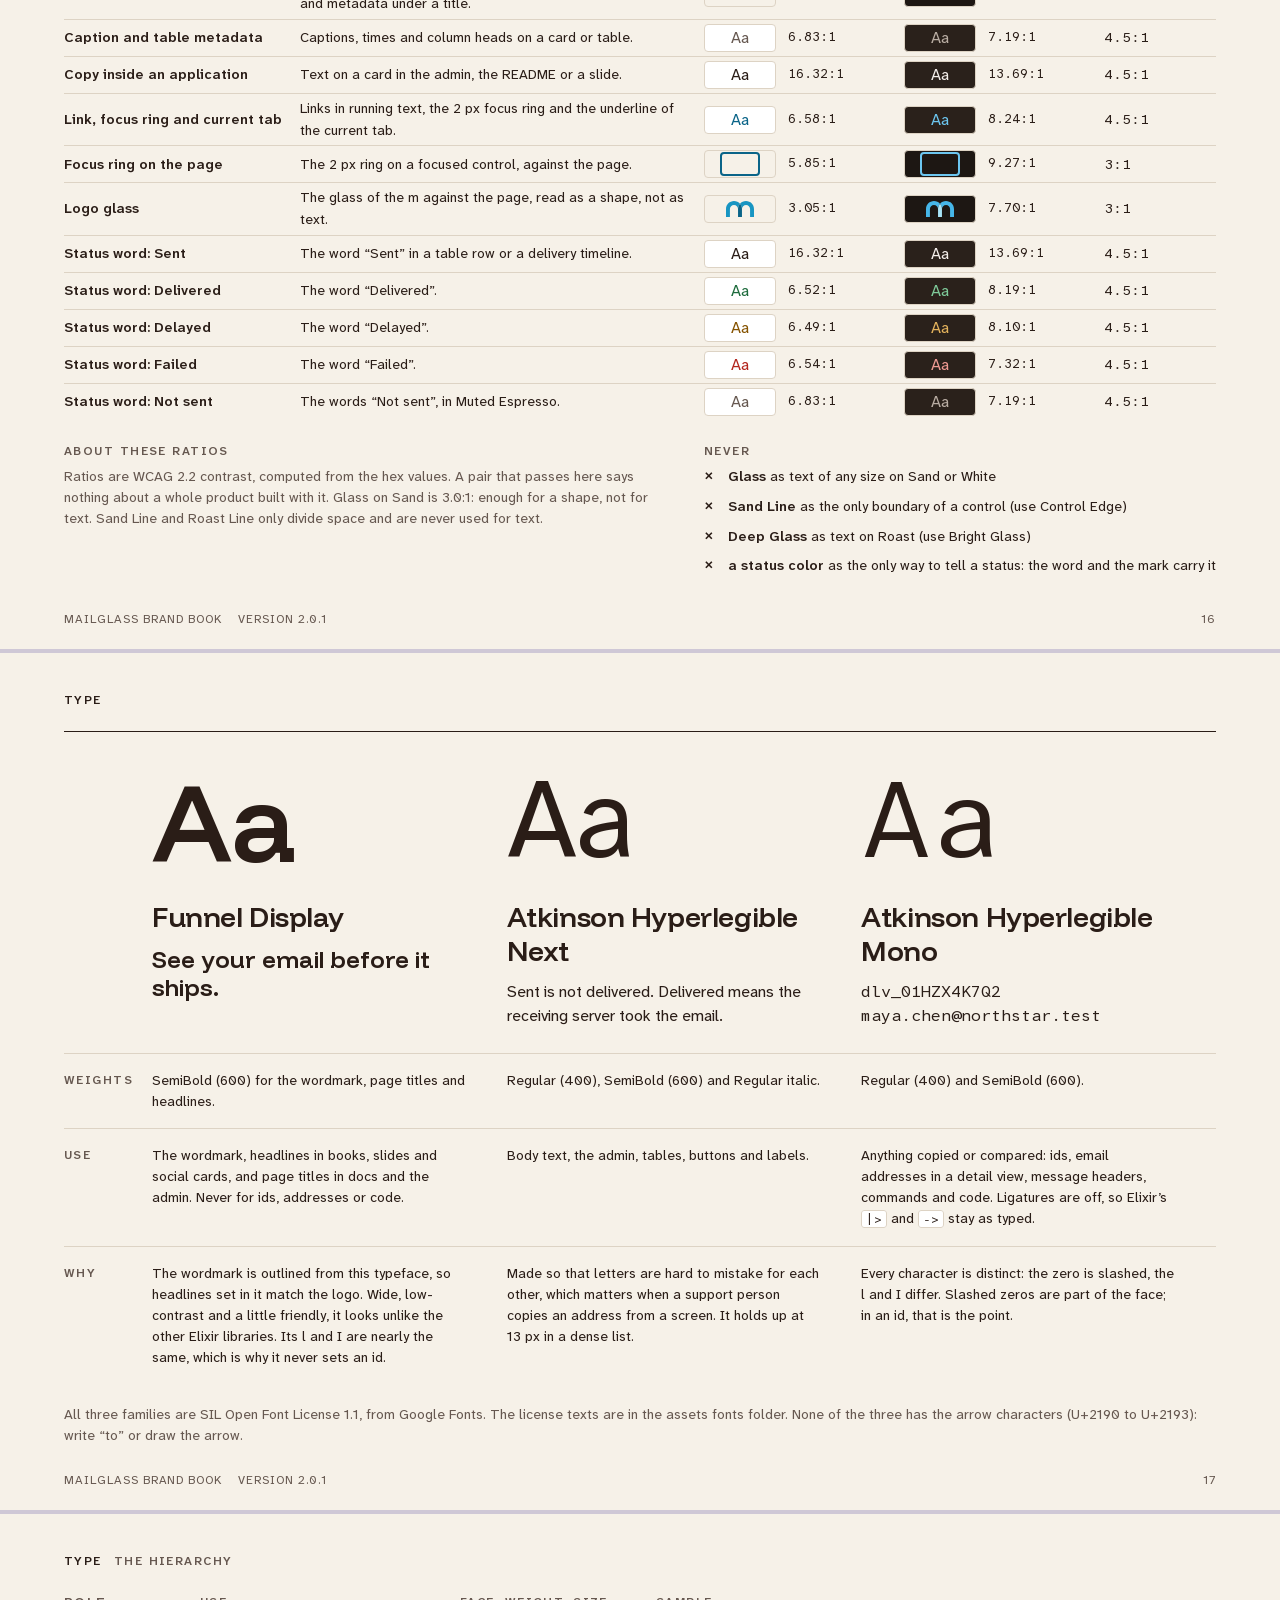
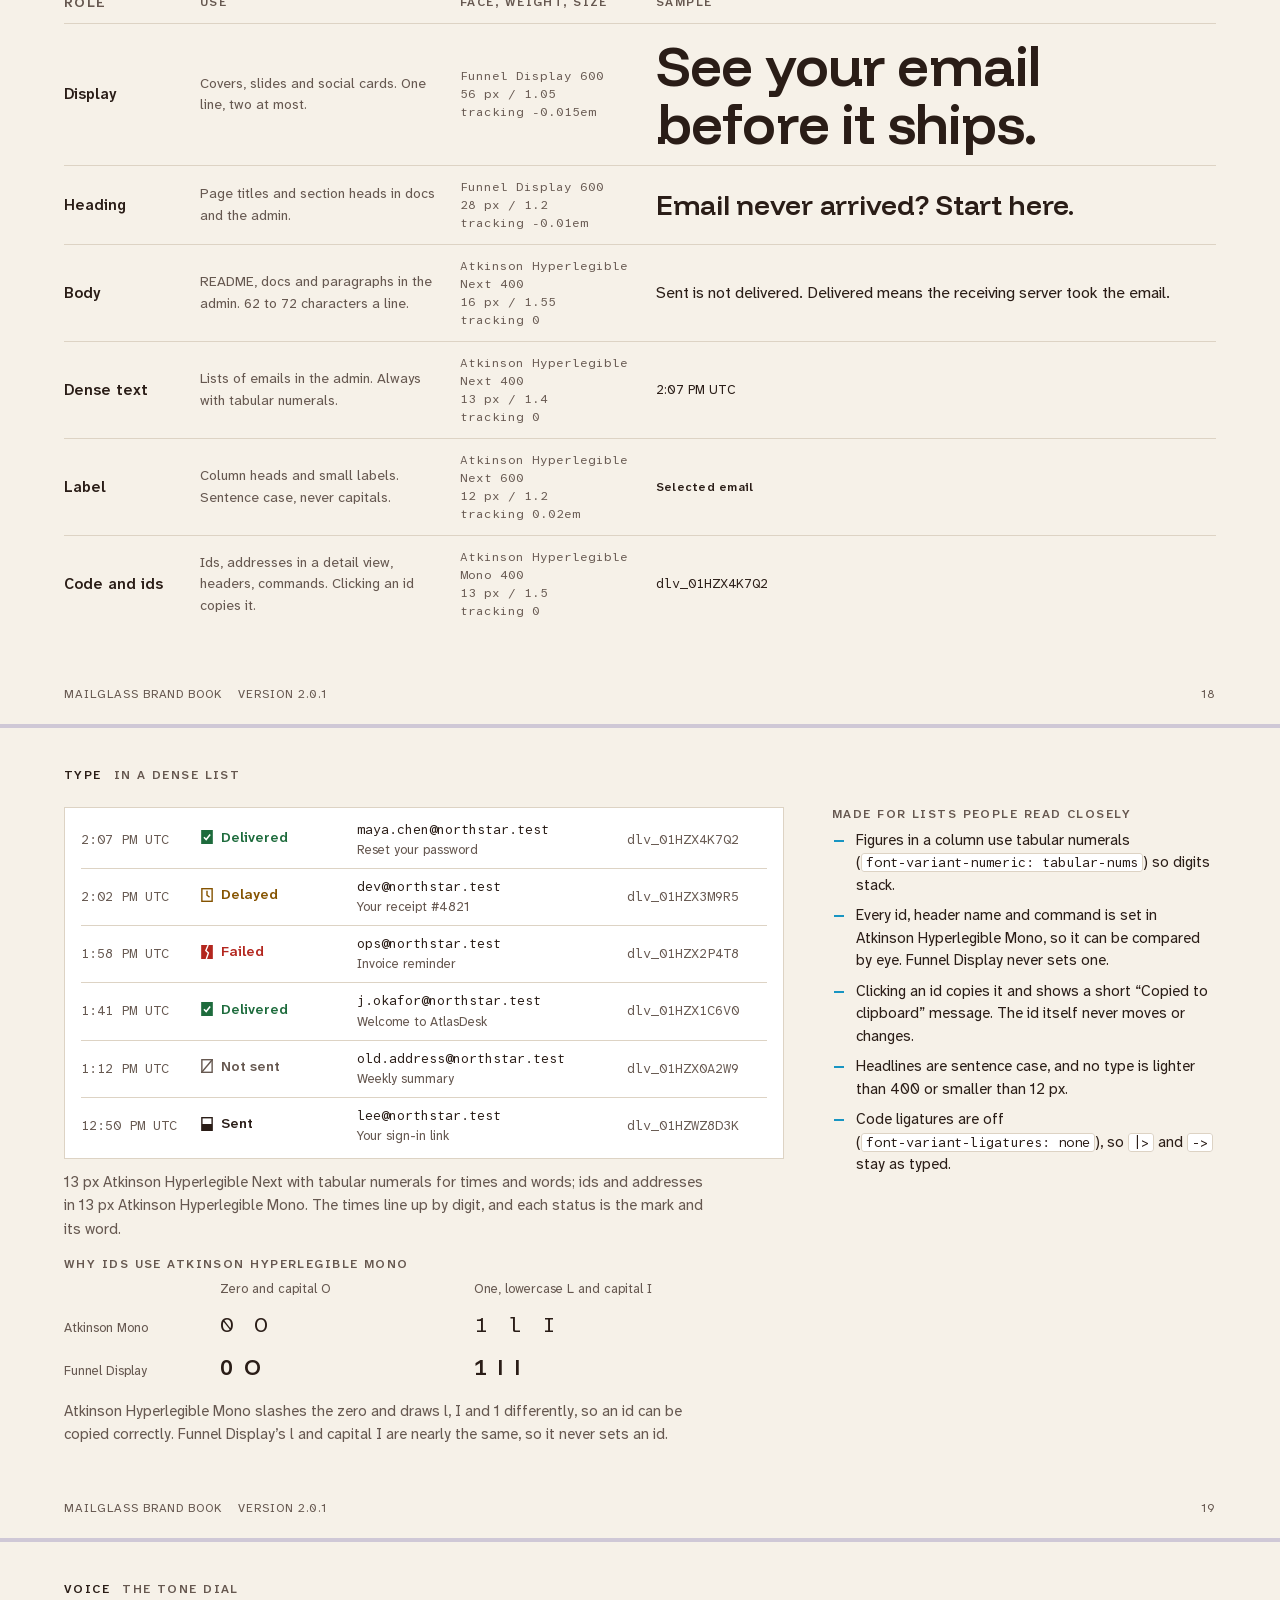
<file: mailglass-brand-book.html>
<!doctype html><html lang="en-US"><head><meta charset="utf-8"><meta name="viewport" content="width=device-width,initial-scale=1"><link rel="icon" href="assets/icon/favicon.svg" type="image/svg+xml"><title>mailglass Brand Book</title><meta name="description" content="The mailglass brand book, version 2.0.1."><style>@font-face{font-family:'Funnel Display';font-style:normal;font-weight:600;font-display:block;unicode-range:U+0020-007E,U+00A0,U+00B0,U+00C0-00FF,U+2013,U+2014,U+2018,U+2019,U+201C,U+201D,U+2022,U+2026,U+2190-2193,U+2212;src:url([data-uri]) format('woff2')}
@font-face{font-family:'Atkinson Hyperlegible Next';font-style:normal;font-weight:400;font-display:block;unicode-range:U+0020-007E,U+00A0,U+00B0,U+00C0-00FF,U+2013,U+2014,U+2018,U+2019,U+201C,U+201D,U+2022,U+2026,U+2190-2193,U+2212;src:url([data-uri]) format('woff2')}
@font-face{font-family:'Atkinson Hyperlegible Next';font-style:normal;font-weight:600;font-display:block;unicode-range:U+0020-007E,U+00A0,U+00B0,U+00C0-00FF,U+2013,U+2014,U+2018,U+2019,U+201C,U+201D,U+2022,U+2026,U+2190-2193,U+2212;src:url([data-uri]) format('woff2')}
@font-face{font-family:'Atkinson Hyperlegible Next';font-style:italic;font-weight:400;font-display:block;unicode-range:U+0020-007E,U+00A0,U+00B0,U+00C0-00FF,U+2013,U+2014,U+2018,U+2019,U+201C,U+201D,U+2022,U+2026,U+2190-2193,U+2212;src:url([data-uri]) format('woff2')}
@font-face{font-family:'Atkinson Hyperlegible Mono';font-style:normal;font-weight:400;font-display:block;unicode-range:U+0020-007E,U+00A0,U+00B0,U+00C0-00FF,U+2013,U+2014,U+2018,U+2019,U+201C,U+201D,U+2022,U+2026,U+2190-2193,U+2212;src:url([data-uri]) format('woff2')}
@font-face{font-family:'Atkinson Hyperlegible Mono';font-style:normal;font-weight:600;font-display:block;unicode-range:U+0020-007E,U+00A0,U+00B0,U+00C0-00FF,U+2013,U+2014,U+2018,U+2019,U+201C,U+201D,U+2022,U+2026,U+2190-2193,U+2212;src:url([data-uri]) format('woff2')}

/* mailglass brand book. One spacing system: every margin, padding and gap is a step of 4 px (check.mjs verifies it).
   Ruled, not boxed: hairlines and space divide; the status mark is the one graphic device. */
:root{--s1:4px;--s2:8px;--s3:12px;--s4:16px;--s5:20px;--s6:24px;--s8:32px;--s10:40px;--s12:48px;--s16:64px;--s20:80px;--marker:24px;--cap-gap:12px;--r:6px;
--display:'Funnel Display','Arial Narrow',sans-serif;--sans:'Atkinson Hyperlegible Next',-apple-system,'Segoe UI',Roboto,sans-serif;--mono:'Atkinson Hyperlegible Mono',ui-monospace,'SF Mono',Consolas,monospace}
code,.m,.code,.cb{font-variant-ligatures:none}
*{box-sizing:border-box}html{-webkit-font-smoothing:antialiased}
body{margin:0;background:#CFC8D6;font:17px/1.55 var(--sans)}
svg{display:block}.mk{max-width:100%}.mk svg{width:100%;height:auto;overflow:visible}
h1,h2,h3,h4,p,figure,ul,ol,pre{margin:0}ul,ol{padding:0;list-style:none}
a{color:inherit}button{font:inherit;color:inherit;cursor:pointer}code,.m,.code{font-family:var(--mono)}code{font-size:.88em}
.m{font-variant-numeric:tabular-nums}
.d{font-family:var(--display);font-weight:600;letter-spacing:-.015em;line-height:1.08}
.q{font-weight:500}.d.q{font-family:var(--display);font-weight:600}
.fontbanner{position:sticky;top:0;z-index:9;background:#A33434;color:#fff;padding:var(--s3) var(--s6);font-weight:600}
.page{position:relative;width:100%;max-width:1440px;margin:0 auto var(--s1);min-height:810px;padding:var(--s10) var(--s16) var(--s16);overflow:hidden;background:var(--bg);color:var(--fg)}
.page>footer{position:absolute;left:var(--s16);right:var(--s16);bottom:var(--s6);display:flex;justify-content:space-between;font:500 12px/1 var(--sans);letter-spacing:.08em;text-transform:uppercase;color:var(--mute)}
.page>footer a{text-decoration:none}.fv{margin-left:var(--s4)}
.kick,.lbl{font:600 12px/1.2 var(--sans);letter-spacing:.12em;text-transform:uppercase;color:var(--mute)}
.kick{margin-bottom:var(--s6);display:flex;gap:var(--s3)}.kick span:first-child{color:var(--fg)}
.lbl{margin:var(--s6) 0 var(--s2)}.lbl:first-child{margin-top:0}
.fine{font-size:14px;line-height:1.5;color:var(--mute);max-width:84ch;margin-top:var(--s5)}.lbl+.fine{margin-top:0}
.big{font-size:21px;line-height:1.4;margin-bottom:var(--s4)}
.cap{font-size:15px;color:var(--mute);margin-top:var(--s3);max-width:64ch}
.code{font-size:13px;color:var(--mute)}.muted{color:var(--mute)}
.mhead{font-size:40px;margin-bottom:var(--s5);max-width:22ch;text-wrap:balance}.mhead.wide{max-width:none}
code.cl{margin-left:0}:not(pre)>code:not(.long){white-space:nowrap}code{background:var(--surf);padding:0 var(--s1);border-radius:3px;border:1px solid var(--line)}
.cb code,.cell code{background:none;border:0;padding:0}
figcaption{margin-top:var(--cap-gap);font-size:14px;color:var(--mute)}figcaption:has(>.x){display:flex;gap:var(--s2);align-items:baseline}
.x{color:var(--bad);font-weight:700}
/* markers: one gutter for every bullet, number and ✕ */
.plain li{position:relative;padding-left:var(--marker);margin-bottom:var(--s2);max-width:62ch}
.plain li::before{content:'';position:absolute;left:2px;top:calc(.5lh - .5px);width:10px;height:2px;background:var(--thread)}
.plain.never li::before{content:'✕';background:none;width:auto;height:auto;top:0;left:0;color:var(--fg);font-weight:700;font-size:.82em;line-height:1.9}
/* status words: always the word, the mark and the color second */
.sw{font:600 14px/1.2 var(--sans);white-space:nowrap}.sw-sent{color:var(--fg)}.sw-delivered{color:var(--ok)}.sw-delayed{color:var(--warn)}.sw-failed{color:var(--bad)}.sw-notsent{color:var(--mute)}
.stm{display:inline-block;flex:none;vertical-align:middle}
.old{color:var(--mute)}
/* cover, contents */
.cover{display:flex;flex-direction:column;justify-content:space-between}
.coverin{flex:1;display:grid;grid-template-columns:minmax(0,1fr);place-items:center;padding-top:var(--s20)}
.coverfoot{display:flex;justify-content:space-between;align-items:baseline;border-top:1px solid var(--line);padding-top:var(--s5)}
.coverfoot .d{font-size:40px}.coverfoot p:last-child{color:var(--mute)}
.conthead{font-size:64px;margin-bottom:var(--s4)}
.toc{columns:2;column-gap:96px;font-size:18px}.toc li{break-inside:avoid;margin-bottom:var(--s1)}
.toc a{display:flex;gap:var(--s3);align-items:baseline;text-decoration:none}.toc .dots{flex:1;border-bottom:1px solid var(--line);transform:translateY(-4px)}
.toc a span:last-child{font-family:var(--mono);font-size:16px;color:var(--mute)}.toc+.fine{margin-top:var(--s5)}
/* summary */
.sum{display:grid;grid-template-columns:1.05fr .95fr;gap:var(--s16);align-items:start}
.sum-idea{font-size:19px;line-height:1.45;margin:var(--s6) 0;max-width:36ch}.sum-idea .q{font-size:30px;display:block;margin-bottom:var(--s2)}
.sum-icons{display:flex;gap:var(--s6);align-items:end}
.strip{display:flex;height:56px;border-radius:var(--r);overflow:hidden;border:1px solid var(--line)}.strip i{display:block}
.sum-sw{display:flex;flex-wrap:wrap;gap:var(--s1) var(--s4);font-size:14px;color:var(--mute);margin-top:var(--s2)}.sum-sw b{color:var(--fg);font-weight:600}
.swc{display:inline-block;width:12px;height:12px;border-radius:2px;margin-right:var(--s2);vertical-align:-1px;box-shadow:inset 0 0 0 1px rgba(128,140,165,.45)}
.sum-st{display:flex;gap:var(--s3);margin-top:var(--s3)}
.sum-type{font-size:36px}.sum-t,.sum-voice{font-size:17px}.sum-t{color:var(--mute);margin-top:var(--s1)}.sum-voice{font-size:20px}
.rules,.rev{counter-reset:r}.rules li,.rev li{counter-increment:r;display:grid;grid-template-columns:var(--marker) 1fr;align-items:baseline}
.rules li{font-size:17px;margin-bottom:var(--s1)}
.rules li::before,.rev li::before{content:counter(r);font:500 15px var(--mono);color:var(--fg)}
.sz{display:grid;justify-items:center;gap:var(--s2)}.sz small{font-size:12px;color:var(--mute)}
/* positioning, messaging */
.posline{font-size:36px;max-width:40ch;margin-bottom:var(--s8);text-wrap:balance}
.pos4{display:grid;grid-template-columns:repeat(3,1fr);gap:var(--s10);font-size:15px;margin-bottom:var(--s8)}.pos4 .lbl{margin-top:0;color:var(--fg)}.pos4 .job{font:600 19px/1.3 var(--display);margin-bottom:var(--s2)}.pos4 p:last-child{color:var(--mute)}
.vals{display:grid;grid-template-columns:repeat(5,1fr);gap:var(--s6)}.vals>div{border-top:1px solid var(--fg);padding-top:var(--s3)}.vals .d{font-size:22px;margin-bottom:var(--s2)}.vals p:last-child{font-size:15px;color:var(--mute)}
.msgpage{display:grid;grid-template-columns:1.1fr .9fr;gap:var(--s16)}.pitch{font-size:24px;line-height:1.3;max-width:34ch}
.pillars{display:grid;grid-template-columns:repeat(3,1fr);gap:var(--s5)}.pillars>div{border-top:1px solid var(--fg);padding-top:var(--s3)}.pillars .d{font-size:19px;margin-bottom:var(--s1)}.pillars p:last-child{font-size:15px;color:var(--mute)}
.tagl{font-size:36px}.msgnote{font-size:15px;color:var(--mute);margin-top:var(--s2);max-width:64ch}
.bp{padding:var(--s3) 0;border-top:1px solid var(--line)}.bp p:last-child{font-size:15px;margin-top:var(--s1)}
/* idea, presence */
.idea{display:grid;grid-template-columns:1.05fr .95fr;gap:var(--s16);align-items:center;min-height:600px}
.ideahead{font-size:60px;margin-bottom:var(--s8);max-width:12ch}.ideap{font-size:18px;line-height:1.55;margin-bottom:var(--s4);max-width:52ch}
.ideaart{display:grid;gap:var(--s8)}.ideasym{display:flex;gap:var(--s6);align-items:center;color:var(--mute);font-size:16px}.ideasym .mk{flex:none}
.tiers{display:grid;grid-template-columns:repeat(3,1fr);gap:var(--s10)}.tier{border-top:1px solid var(--fg);padding-top:var(--s4)}.tier .lbl{margin-top:0}.tier .d{font-size:24px;margin:var(--s2) 0 var(--s3)}.tier p{font-size:16px}.tier .tw{margin-top:var(--s4);color:var(--mute)}
/* logo pages */
.logobig{display:grid;grid-template-columns:minmax(0,1fr);place-items:center;padding:var(--s10) 0 var(--s12)}
.logorow{display:grid;grid-template-columns:repeat(4,1fr);gap:var(--s8);border-top:1px solid var(--line);padding-top:var(--s6)}
.cell{display:grid;grid-template-rows:112px auto;gap:var(--s4);align-content:start;font-size:14px;color:var(--mute)}.cell b{color:var(--fg)}.cell .art{display:flex;align-items:flex-end;gap:var(--s4)}
.cutrow{display:flex;gap:var(--s5);align-items:end}.cutrow .c32{margin:0 0 -2.8px -4.45px}.cutrow .c16{margin:0 0 -1.8px -1.9px}.cut{flex:none}
.iconpage{display:grid;grid-template-columns:.9fr 1.1fr;gap:var(--s16);align-items:center}
.iconhero{background:var(--surf);border:1px solid var(--line);border-radius:var(--r);padding:var(--s10);display:grid;place-items:center}.grids{display:flex;gap:var(--s8);align-items:end}.grids figure{margin:0}.ongrid{display:block}
.tabs{display:flex;gap:var(--s4);margin:var(--s6) 0}.tab{display:flex;gap:var(--s2);align-items:center;padding:var(--s2) var(--s4);background:var(--surf);color:var(--fg);border:1px solid var(--line);border-radius:var(--r) var(--r) 0 0;font-size:13px}
.iconrow{display:flex;gap:var(--s6);align-items:end}.chipbg{display:grid;place-items:center;width:64px;height:64px;background:var(--bg);border:1px solid var(--line);border-radius:var(--r)}
.cspage{display:grid;grid-template-columns:1.1fr .9fr;gap:var(--s16)}.clear{width:100%;height:auto;background:var(--surf);border:1px solid var(--line);border-radius:var(--r)}.clear .zone{fill:none;stroke:var(--link);stroke-width:8;stroke-dasharray:24 16}.clear .xu{fill:var(--link);fill-opacity:.15;stroke:var(--link);stroke-width:4}
.min{width:100%;border-collapse:collapse;font-size:15px}.min th{text-align:left;font:600 12px var(--sans);letter-spacing:.12em;text-transform:uppercase;color:var(--mute);padding:0 var(--s4) var(--s2) 0}.min td{padding:var(--s3) var(--s4) var(--s3) 0;border-top:1px solid var(--line);vertical-align:middle}
.misuse{display:grid;grid-template-columns:repeat(3,1fr);gap:var(--s8) var(--s10)}.mbox{display:grid;place-items:center;height:192px;background:var(--surf);border:1px solid var(--line);border-radius:var(--r);padding:var(--s6);overflow:hidden}.mbox svg{width:100%;max-height:100%}.mbox.bad-ground svg{padding:var(--s4)}
/* color pages */
.cols{display:grid;grid-template-columns:200px 1fr;gap:var(--s10);align-items:stretch;min-height:400px}.cswatch{display:flex;flex-direction:column;border-radius:var(--r);overflow:hidden;border:1px solid var(--line)}.cswatch i{display:block}
.clist{display:grid;gap:0}.citem{display:grid;grid-template-columns:272px 296px 1fr 200px;gap:var(--s4);align-items:baseline;padding:var(--s3) 0;border-top:1px solid var(--line)}.citem:first-child{border-top:0;padding-top:0}.citem .d{font-size:22px}.citem p{font-size:14px;color:var(--mute)}.citem .d,.citem .m{color:var(--fg)}.rgb{color:var(--mute);margin-left:var(--s3)}.citem .m{font-size:14px}.citem .share{text-align:right}
.cextra{display:grid;grid-template-columns:repeat(3,1fr);gap:var(--s8);border-top:1px solid var(--line);margin-top:var(--s6);padding-top:var(--s6)}.cx{display:flex;gap:var(--s4);align-items:flex-start}.cx .d{font-size:20px}.cx p{font-size:14px;color:var(--mute)}.cx .m{color:var(--fg)}.swc.big{width:48px;height:48px;border-radius:var(--r);margin:0;flex:none}
.stpage{display:grid;grid-template-columns:1.05fr .95fr;gap:var(--s16)}.opgrid{display:grid;grid-template-columns:1fr 1fr;gap:var(--s4);margin-top:var(--s4)}.opcol{background:var(--bg);color:var(--fg);padding:var(--s5);border-radius:var(--r);border:1px solid var(--line)}.opcol .lbl{margin-top:0}.oprow{display:grid;grid-template-columns:96px 1fr;gap:var(--s3);align-items:center;margin-bottom:var(--s2)}.oprow .m{font-size:12px;color:var(--mute)}
.accents{display:grid;gap:var(--s5)}.acc{border-top:1px solid var(--fg);padding-top:var(--s3)}.acc .d{font-size:22px}.acc .m{font-size:14px}.acc p:last-of-type{font-size:15px;color:var(--mute)}.accintro{font-size:17px;line-height:1.5;margin-bottom:var(--s5)}.accex{display:flex;flex-wrap:wrap;gap:var(--s2) var(--s4);align-items:center;margin-top:var(--s3);padding:var(--s2) var(--s3);background:var(--surf);border:1px solid var(--line);border-radius:var(--s1);font-size:13px}.accex small{color:var(--mute);margin-right:var(--s1);font-size:12px}.cor{color:var(--cyan)}.chipsel{padding:2px var(--s2);border:1px solid var(--iris);border-radius:var(--s1);color:var(--iris);font:500 12px/1.4 var(--sans)}.accsw{display:flex;float:right}.accsw i{display:block;width:48px;height:32px}.accsw i:first-child{border-radius:var(--r) 0 0 var(--r)}.accsw i:last-child{border-radius:0 var(--r) var(--r) 0}
.pairs{width:100%;table-layout:fixed;border-collapse:collapse;font-size:14px}.pairs th:nth-child(1){width:236px}.pairs th:nth-child(3),.pairs th:nth-child(4){width:200px}.pairs th:nth-child(5){width:112px}.pairs th{text-align:left;font:600 12px var(--sans);letter-spacing:.12em;text-transform:uppercase;color:var(--mute);padding:0 var(--s4) var(--s2) 0}.pairs td{padding:var(--s2) var(--s4) var(--s2) 0;border-top:1px solid var(--line);vertical-align:middle}
.sm{display:inline-grid;place-items:center;line-height:1;width:72px;height:40px;border-radius:var(--s1);font-size:16px;font-weight:500;border:1px solid var(--line);vertical-align:middle;margin-right:var(--s3)}.ring{display:block;width:40px;height:24px;border:2px solid;border-radius:var(--s1)}.rat{font-size:13px}
.pairfoot{display:grid;grid-template-columns:1fr 512px;gap:var(--s10);align-items:start;margin-top:var(--s10)}.pairfoot .lbl{margin-top:0}.pairfoot .fine{margin-top:0}.pairfoot li{font-size:14px}
/* type */
.typepage .fine{max-width:none}.ttable{display:grid;grid-template-columns:88px repeat(3,1fr);grid-template-rows:auto repeat(3,auto)}.tlabels,.tface{display:grid;grid-row:span 4;grid-template-rows:subgrid}.tlabels span{padding-top:var(--s4);border-top:1px solid var(--line);font:600 12px/21px var(--sans);letter-spacing:.12em;text-transform:uppercase;color:var(--mute)}.tlabels span:first-child{border-top-color:var(--fg)}.tface>*{padding-right:var(--s10)}.tspecimen{border-top:1px solid var(--fg);padding-top:var(--s8);padding-bottom:var(--s6)}.tface>p{border-top:1px solid var(--line);padding-top:var(--s4);padding-bottom:var(--s4);font-size:14px;line-height:21px}.tbig{font-size:112px;line-height:1;margin-bottom:var(--s6);text-box:trim-both text alphabetic}.tname{font-size:28px;line-height:1.2;margin-bottom:var(--s3);text-box:trim-both text alphabetic}.tspec{font-size:16px;overflow-wrap:anywhere}.lookalike{margin-top:var(--s12)}.lk{display:grid;grid-template-columns:132px repeat(2,minmax(0,1fr));gap:var(--s2) var(--s6);align-items:baseline;max-width:640px}.lkh,.lkf{font-size:13px;color:var(--mute)}.lks{font-size:32px;letter-spacing:.14em}.lksans{font-family:var(--sans)}.lookalike .cap{margin-top:var(--s4)}
.scale{display:grid}.srow{display:grid;grid-template-columns:112px 236px 172px 1fr;gap:var(--s6);align-items:center;padding:var(--s3) 0;border-top:1px solid var(--line)}.srow>span:first-child{font-size:14px;color:var(--mute)}.srow>span:first-child b{color:var(--fg);font-size:15px}.suse{font-size:14px;color:var(--mute)}.srow .m{font-size:12px;line-height:1.5;color:var(--mute)}.shead{font:600 12px var(--sans);letter-spacing:.12em;text-transform:uppercase;color:var(--mute);border-top:0;padding-top:0}.ssam{overflow-wrap:anywhere}
.ttpage{display:grid;grid-template-columns:1.5fr .8fr;gap:var(--s12)}.ttrules .plain li{font-size:15px;line-height:1.5}.ttrules .lbl{margin-top:0}.dense{width:100%;border-collapse:collapse;font-size:13px;line-height:1.4;font-variant-numeric:tabular-nums;background:var(--surf);border:1px solid var(--line)}.dense th{text-align:left;font:600 12px var(--sans);letter-spacing:.12em;text-transform:uppercase;color:var(--mute);padding:var(--s2) var(--s3);border-bottom:1px solid var(--line)}.dense td{padding:var(--s2) var(--s3);border-top:1px solid var(--line);white-space:nowrap}.dense .r{text-align:right}.dense tr:first-child td{border-top:0}
.glyphs{display:grid;grid-template-columns:1fr 1fr;gap:var(--s6)}.glyphs small{color:var(--mute);font-size:12px}.glyphs p{font-size:28px;letter-spacing:.06em}
/* voice */
.voicehead{font-size:36px;max-width:40ch;margin-bottom:var(--s10);text-wrap:balance}
.tdial{display:grid}.dialhead,.drow{display:grid;grid-template-columns:340px 200px 1fr;gap:var(--s8);align-items:center;padding:var(--s3) 0}
.drow{border-top:1px solid var(--line)}.drow b{font-size:16px}.drow .dtxt{font-size:16px}.dialhead{font:600 12px var(--sans);letter-spacing:.12em;text-transform:uppercase;color:var(--mute)}
.ends{display:flex;justify-content:space-between}.track{display:flex;justify-content:space-between;position:relative}
.track::before{content:'';position:absolute;left:0;right:0;top:50%;border-top:1px solid var(--line)}
.track i{position:relative;width:12px;height:12px;border-radius:50%;background:var(--bg);box-shadow:inset 0 0 0 1.5px var(--mute)}.track i.on{background:var(--fg);box-shadow:none}
.tdial+.fine{margin-top:var(--s6)}
.voicepage{display:grid;grid-template-columns:1.15fr .85fr;gap:var(--s16)}
.vrow{padding:var(--s3) 0;border-top:1px solid var(--line)}.vrow:first-child{border-top:0;padding-top:0}.yes{font-size:19px;font-weight:500}.not{color:var(--mute);font-size:15px;margin-top:var(--s1)}
.incl li{font-size:16px}
.wordspage{display:grid;grid-template-columns:.9fr 1.1fr;gap:var(--s16)}
.namebig{font-size:104px;line-height:1.05;margin-bottom:var(--s6)}
.nots{display:grid;gap:var(--s3);margin:var(--s4) 0 var(--s8);font-size:18px;list-style:none;padding:0}.nots s{text-decoration-color:var(--bad);text-decoration-thickness:2px}
.terms{width:100%;border-collapse:collapse;font-size:15px}.terms th{text-align:left;font:600 12px var(--sans);letter-spacing:.12em;text-transform:uppercase;color:var(--mute);padding:0 var(--s6) var(--s2) 0}.terms td{padding:var(--s2) var(--s6) var(--s2) 0;border-top:1px solid var(--line);vertical-align:top;line-height:1.5}.terms td:first-child{width:18%}.terms td:nth-child(2){width:52%}.terms .av{color:var(--mute)}.terms s{text-decoration-color:var(--bad)}
/* imagery, code */
.imgpage{display:grid;grid-template-columns:1.15fr .85fr;gap:var(--s12)}.imgwhere{font-size:17px;max-width:56ch;margin-bottom:var(--s5)}
.dogrid{display:grid;grid-template-columns:1fr 1fr;gap:var(--s5) var(--s6)}.dogrid .wide2{grid-column:1/-1}.mini{background:var(--bg);border:1px solid var(--line);border-radius:var(--r);padding:var(--s3);overflow:hidden}.mini.bare{border:0;background:none;padding:0;border-radius:0;overflow:visible}.dogrid figure{display:grid;grid-template-rows:1fr auto}.dogrid .wide2{grid-template-rows:auto auto}.mhist{align-content:center}.mhist{display:grid;gap:var(--s2);padding:var(--s4);background:var(--surf);font-size:14px}.minicode{padding:0}.minicode .cb{border:0;border-radius:0}
.picgrid{display:grid;grid-template-columns:repeat(3,1fr);gap:var(--s5) var(--s4);color:var(--mute)}.picgrid figure{display:grid;justify-items:start;align-content:start;align-self:start}.picgrid figcaption{font-size:13px}.restavoid{font-size:14px;color:var(--mute);margin:var(--s5) 0 var(--s4)}.restavoid b{color:var(--fg)}
.codepage{display:grid;grid-template-columns:1.1fr .9fr;gap:var(--s12)}.codepage .mhead{font-size:34px}.codet{width:100%;border-collapse:collapse;font-size:13px;margin-bottom:var(--s5)}.codet th{text-align:left;font:600 12px var(--sans);letter-spacing:.12em;text-transform:uppercase;color:var(--mute);padding:0 var(--s3) var(--s2) 0}.codet td{padding:var(--s1) var(--s3) var(--s1) 0;border-top:1px solid var(--line);vertical-align:top}.codet .m{white-space:nowrap}.codepage .plain li{font-size:14px;max-width:none}
.blocks{display:grid;gap:var(--s4);align-content:start}.cb{margin:0;padding:var(--s4) var(--s5);background:var(--codebg);color:var(--fg);border:1px solid var(--line);border-radius:var(--r);font:400 13px/1.55 var(--mono);overflow-x:auto;white-space:pre}.cb code{font:inherit}
.hc{color:var(--hc)}.hs{color:var(--hs)}.ha{color:var(--ha)}.hn{color:var(--hn)}.hf{color:var(--hf)}.hk{color:var(--hk)}.hm{color:var(--hmo)}.hp{color:var(--fg);font-weight:600}
/* graphic elements, themes */
.elpage{display:grid;grid-template-columns:.9fr 1.1fr;gap:var(--s12);align-items:start}.prodintro{font-size:18px;max-width:52ch;margin-bottom:var(--s5)}.elshow{display:grid;gap:var(--s5)}.elcard{background:var(--surf);border:1px solid var(--line);border-radius:var(--r);padding:var(--s6)}.elcard .cap{margin-top:var(--s4)}
.divider{position:relative;height:28px;margin:var(--s4) 0}.divider i{position:absolute;left:0;right:95px;top:21px;height:2px;background:var(--thread)}.divider svg{position:absolute;right:0;top:0;width:96px;height:28px;overflow:visible}
.bn-top{display:flex;align-items:center;justify-content:space-between;gap:var(--s4)}.bn-d{font-size:14px;color:var(--mute)}.bn-h{font-size:28px;line-height:1.2;margin-top:var(--s5)}.bn-p{font-size:15px;color:var(--mute);max-width:46ch}
.themes{display:grid;grid-template-columns:repeat(3,1fr);gap:var(--s8)}.themes p:not(.lbl){font-size:15px;color:var(--mute)}.themes .lbl{color:var(--fg)}
.picker{display:grid;gap:var(--s3);justify-items:start;padding:var(--s6);background:var(--surf);border:1px solid var(--line);border-radius:var(--r);align-content:start;align-self:start}.picker .pk-h{font-size:13px;font-weight:600;color:var(--mute);letter-spacing:.02em}.picker .pk{display:flex;gap:var(--s3);align-items:center;font-size:15px;color:var(--fg)}.rad{display:block;width:16px;height:16px;border-radius:50%;border:2px solid var(--ctl);box-sizing:border-box}.rad.on{border-color:var(--link);background:radial-gradient(circle,var(--link) 40%,transparent 44%)}
.apfig figcaption{max-width:120ch}.apps2{display:grid;grid-template-columns:1fr 1fr;gap:var(--s8);align-items:start}
/* brand assets, contact, review, the engine's own pages */
.files{width:100%;border-collapse:collapse;font-size:13px;line-height:1.35}.files th{text-align:left;font:600 12px var(--sans);letter-spacing:.12em;text-transform:uppercase;color:var(--mute);padding:0 var(--s4) var(--s2) 0}
.files td{padding:var(--s2) var(--s4) var(--s2) 0;border-top:1px solid var(--line);vertical-align:top}.files td:first-child{width:30%}.files code{font-size:12px;margin-right:var(--s2);white-space:nowrap}
.retired{margin-top:var(--s6)}.retired ul{display:grid;grid-template-columns:1fr 1fr;gap:0 var(--s10)}.retired li{font-size:14px}
.ctpage{display:grid;grid-template-columns:1fr 1fr;gap:var(--s16)}.ctpage li{font-size:15px}
.revhist{margin-top:var(--s8);border-top:1px solid var(--line);padding-top:var(--s4)}.revhist p:not(.lbl){font-size:15px}
.revhead{font-size:30px;margin-bottom:var(--s5)}.rev{display:grid;grid-template-columns:1fr 1fr;gap:var(--s2) var(--s10)}.rev li{font-size:14px;padding-bottom:var(--s2);border-bottom:1px solid var(--line)}
.revfoot{margin-top:var(--s6);font-size:14px;color:var(--mute);max-width:120ch}.revfoot b{color:var(--fg)}
.nn{display:grid;grid-template-columns:repeat(2,1fr);gap:var(--s8) var(--s12)}.nn>div{border-top:1px solid var(--fg);padding-top:var(--s4)}.nn .d{font-size:24px;margin-bottom:var(--s2)}
/* the one-page summary (A4) */
.onepage{background:#fff}.a4{width:210mm;min-height:297mm;padding:var(--s12);background:var(--bg);color:var(--fg);display:flex;flex-direction:column;justify-content:space-between}
.a4 .sum{grid-template-columns:1fr;gap:var(--s8)}.a4 .sum-idea{margin:var(--s5) 0;font-size:16px}.a4 .sum-idea .q{font-size:24px}.a4 .sum-type{font-size:30px}
.a4foot{display:grid;gap:var(--s2);font-size:13px;border-top:1px solid var(--line);padding-top:var(--s4)}
@media print{@page{margin:0}*{animation:none!important;transition:none!important}body{background:none}.fontbanner{display:none!important}.page{margin:0;break-after:page;height:810px}.hint{display:none}.tip,.sr-only{display:none!important}}
@media (max-width:900px){.page{min-height:0;padding:var(--s10) var(--s4) var(--s20)}.page>footer{left:var(--s4);right:var(--s4)}.page *{min-width:0}
.sum,.msgpage,.idea,.iconpage,.cspage,.stpage,.typepage,.ttpage,.voicepage,.wordspage,.imgpage,.codepage,.elpage,.ctpage,.nn,.rev,.tiers,.pos4,.tcols,.themes,.apps2,.cols,.cextra,.pairfoot,.retired ul,.pillars,.vals,.logorow{grid-template-columns:1fr!important}
.misuse{grid-template-columns:1fr 1fr}.citem{grid-template-columns:1fr;gap:var(--s1)}.citem .share{text-align:left}.cswatch{flex-direction:row;height:64px}.cols{min-height:0}
.srow{grid-template-columns:1fr}.dialhead{display:none}.drow{grid-template-columns:1fr;gap:var(--s2)}.track{max-width:220px}.namebig{font-size:64px}.dogrid{grid-template-columns:1fr}.picgrid{grid-template-columns:1fr 1fr}
.toc{columns:1}.conthead{font-size:56px}.ideahead{font-size:44px}.posline{font-size:28px}.mhead{font-size:30px}.tbig{font-size:72px}
.pairs,.files,.codet,.min,.dense{display:block;overflow-x:auto}.terms,.terms tbody,.terms tr,.terms td{display:block;width:auto!important}.terms thead{display:none}.terms tr{padding:var(--s3) 0;border-top:1px solid var(--line)}.terms td{border:0;padding:0 0 var(--s1)}.terms .av::before{content:'Instead of: ';color:var(--mute)}.dense td,.pairs td{white-space:nowrap}.cb{font-size:12px}
.glyphs{grid-template-columns:1fr}.iconrow,.grids{flex-wrap:wrap}}
/* click to copy a value; a color name's hover panel (engine/runtime/copy.js). Nothing here moves layout, and none of it prints. */
.sr-only{position:absolute;width:1px;height:1px;overflow:hidden;clip:rect(0 0 0 0);white-space:nowrap}
.cp{position:relative;cursor:pointer;border-radius:2px}
.cp:focus-visible{outline:2px solid var(--link);outline-offset:2px}
@media (hover:hover) and (pointer:fine){.cn,.fn{cursor:pointer}}
.tip{position:fixed;z-index:30;display:flex;gap:var(--s3);width:max-content;max-width:320px;padding:var(--s3) var(--s4);background:var(--surf);color:var(--fg);border:1px solid var(--line);border-radius:var(--r);pointer-events:none;text-align:left;font:400 13px/1.45 var(--sans)}
.tip[hidden]{display:none}
.tip.tipf{width:300px}.tip.tipf:not([hidden]){display:block}.tfh{display:flex;gap:var(--s3);align-items:center}.tfa{font-size:44px;line-height:1}.tipf .tn{font-size:18px}.tipf .td{margin-top:2px}.tfs{margin-top:var(--s3);font-size:17px;line-height:1.3;color:var(--fg)}.tfws{display:flex;gap:var(--s3);margin-top:var(--s2);font:15px/1.3 var(--sans);color:var(--mute)}
.tipsw{flex:none;width:32px;height:32px;border-radius:var(--r);box-shadow:inset 0 0 0 1px var(--line)}
.tip .tn{font:600 16px/1.2 var(--display)}.tip .td{margin-top:var(--s1);color:var(--mute)}
.tip .tv{margin-top:var(--s2);font:400 12px/1.4 var(--mono)}.tip .th{margin-top:var(--s2);font:600 11px/1.2 var(--sans);letter-spacing:.12em;text-transform:uppercase;color:var(--mute)}
@media (hover:none),(pointer:coarse){.cn,.fn{cursor:pointer;touch-action:manipulation;-webkit-tap-highlight-color:transparent}
.cn:not(.cname .cn),.fn:not(.tname .fn){text-decoration:underline dotted;text-decoration-thickness:1px;text-underline-offset:3px}
.cn:focus-visible,.fn:focus-visible{outline:2px solid var(--link);outline-offset:2px;border-radius:2px}
.tip.touch{pointer-events:auto;max-width:min(320px,calc(100vw - 16px))}
.tip .tcopy{display:block;width:100%;min-height:44px;margin-top:var(--s3);padding:0 var(--s3);background:none;color:var(--fg);border:1px solid var(--ctl);border-radius:var(--r);font:600 13px/1.2 var(--sans);letter-spacing:0;text-transform:none;text-align:center;cursor:pointer;touch-action:manipulation}}

/* later additions: presence pictures, notes under application pages, larger copy on sparse pages */
.tvis{height:96px;margin-bottom:var(--s6);display:grid;align-items:center}.tv1,.tv3{display:grid;place-items:center;height:96px;border-radius:var(--r);background:var(--bg);border:1px solid var(--line)}.tv3{place-items:start;align-content:center;padding:0 24px;gap:8px}.tv3 .dl{width:100%;margin:0}.tv3 .dl.s{width:60%}.tvis .aud{height:96px;display:grid;align-content:start}
.apnotes{display:grid;grid-template-columns:repeat(3,1fr);gap:var(--s10);margin-top:var(--s6);border-top:1px solid var(--line);padding-top:var(--s2)}.apnotes p:not(.lbl){font-size:16px}
.misuse figcaption{display:flex;gap:var(--s2);align-items:baseline}
.picgrid figcaption{display:flex;gap:var(--s2);align-items:baseline}
.pitch{font-size:30px}.pillars .d{font-size:22px}.pillars p:last-child{font-size:16px}.bp p:last-child{font-size:17px}.msgnote{font-size:16px}.tagl{font-size:44px}
.tier p{font-size:17px}.tier .d{font-size:26px}
.citem .swc.big{width:32px;height:32px;margin-right:var(--s3);vertical-align:middle}

@media (max-width:900px){.apnotes{grid-template-columns:1fr}
.pairs{display:block;overflow:visible}.pairs thead{display:none}.pairs tbody{display:block}.pairs tr{display:grid;grid-template-columns:1fr 1fr 1fr;gap:var(--s2) var(--s3);padding:var(--s3) 0;border-top:1px solid var(--line)}.pairs td{display:block;border:0;padding:0;width:auto!important}.pairs td:nth-child(1),.pairs td:nth-child(2){grid-column:1/-1}.pairs td:nth-child(5)::before{content:'Minimum ';color:var(--mute)}.pairs td:nth-child(3)::before,.pairs td:nth-child(4)::before{display:block;font:600 11px var(--sans);letter-spacing:.12em;text-transform:uppercase;color:var(--mute);margin-bottom:var(--s1)}.pairs td:nth-child(3)::before{content:'Light'}.pairs td:nth-child(4)::before{content:'Dark'}}
@media (max-width:900px){.ttable{grid-template-columns:1fr;grid-template-rows:none}.tlabels{display:none}.tface{display:block;grid-row:auto;margin-bottom:var(--s8)}.tface>*{padding-right:0}.tface>p::before{content:attr(data-l);display:block;font:600 11px/1.2 var(--sans);letter-spacing:.12em;text-transform:uppercase;color:var(--mute);margin-bottom:var(--s1)}.lk{grid-template-columns:1fr 1fr}.lk>span:nth-child(1),.lk>.lkf{grid-column:1/-1}.srole{font-size:15px}.pairs td{white-space:normal!important}}


.toc li{margin-bottom:var(--s3)}

/* mailglass additions: the status mark and word, the ledger list, the idea and status pages, small pictures */
.stc{display:inline-flex;align-items:center;gap:var(--s2)}
.sum-st{display:flex;flex-wrap:wrap;gap:var(--s2) var(--s4);margin-top:var(--s3)}
.ideaart{display:grid;gap:var(--s8);justify-items:start}.ideam{display:grid;place-items:center;width:100%}
.ideakey{display:grid;grid-template-columns:1fr 1fr;gap:var(--s6);width:100%}.ideakey .d{font-size:40px;color:var(--glass);margin-bottom:var(--s2)}.ideakey p:last-child{font-size:16px;line-height:1.45}.ideakey b{display:block}
.ideasym{font-size:20px;color:var(--fg);font-weight:600}
.tv2{display:flex;gap:var(--s6);align-items:center;height:96px;padding:0 var(--s4);border:1px solid var(--line);background:var(--bg);color:var(--fg);border-radius:var(--r)}
.tv2-n{display:flex;gap:var(--s4);font-size:14px;color:var(--mute)}.tv2-n .on{color:var(--link);font-weight:600;border-bottom:2px solid var(--link);padding-bottom:var(--s1)}
.readm{display:flex;gap:var(--s8);align-items:center;margin:var(--s6) 0}.readm-k{display:grid;gap:var(--s4);font-size:16px;max-width:30ch}.readm-k b{display:block;font-size:12px;font-weight:600;color:var(--mute)}
.stlist{display:grid;gap:var(--s4);align-content:start}.strow{display:grid;grid-template-columns:72px minmax(0,1fr);gap:var(--s4);align-items:start;border-top:1px solid var(--line);padding-top:var(--s3)}
.stbig{display:grid;place-items:start;padding-top:var(--s1)}.stname{font-size:20px;line-height:1.2}.stm-d{font-size:15px;line-height:1.4;color:var(--mute);margin-top:var(--s1)}.stm-c{font-size:13px;color:var(--mute);margin-top:var(--s1)}
.led{display:grid}.led li{display:grid;grid-template-columns:104px 140px minmax(0,1fr) 140px;gap:var(--s4);align-items:center;padding:var(--s3) 0;border-top:1px solid var(--line);font-size:13px}
.led li:first-child{border-top:0}.led-t{color:var(--mute)}.led-to{display:grid;min-width:0}.led-to .m,.led-id{overflow:hidden;text-overflow:ellipsis;white-space:nowrap}.led-to small{font-size:13px;color:var(--mute)}.led-id{color:var(--mute)}
.denselist{padding:var(--s2) var(--s4);background:var(--surf);border:1px solid var(--line)}
.lkfun{font-family:var(--display);font-weight:600}
.cextra.c4{grid-template-columns:repeat(4,1fr)}
.chipav{display:grid;place-items:center;width:64px;height:64px;border:1px solid var(--line);border-radius:var(--r);overflow:hidden}
.mlist{padding:0;overflow:hidden;background:var(--bg);border:1px solid var(--line);color:var(--fg);font-size:13px}.ml-top{padding:var(--s3) var(--s4);border-bottom:1px solid var(--line);background:var(--surf)}.mlist .led{padding:0 var(--s4);background:var(--surf)}.mlist .led li{grid-template-columns:88px minmax(0,1fr);row-gap:var(--s1)}.mlist .led-id,.mlist .led-to small{display:none}.mlist .led-s{grid-column:1}.mlist .led-t{display:none}.mlist .led-to{grid-column:2}
.mwin{padding:var(--s6);background:var(--bg);display:grid;place-items:center}.winf{border:2px solid var(--fg);width:100%;max-width:320px;background:var(--surf)}.winp{padding:var(--s4);background:#FFFFFF;color:#1F2933}.winp .d{font-family:var(--sans);font-size:18px;font-weight:700;letter-spacing:0;color:#1F2933}.winp .dl{height:8px;background:#D9DEE5;margin-top:var(--s3);border-radius:0}.winp .dl.s{width:60%}
.winb{display:inline-block;margin-top:var(--s4);padding:var(--s2) var(--s4);background:#1D3557;color:#FFFFFF;font:600 13px var(--sans)}
.elmarks{display:flex;flex-wrap:wrap;gap:var(--s4) var(--s6);padding:var(--s6);background:var(--surf);border:1px solid var(--line)}
@media (max-width:900px){.ideakey{grid-template-columns:1fr}.led li{grid-template-columns:1fr;gap:var(--s1)}.readm{flex-direction:column;align-items:flex-start}.cextra.c4{grid-template-columns:1fr}}

/* page fit (1440 by 810) */
.pairs td{padding:var(--s1) var(--s4) var(--s1) 0}.sm{height:28px}.pairfoot{margin-top:var(--s6)}
.pitch{font-size:26px}.tagl{font-size:36px}
.led li{padding:var(--s2) 0}.denselist{padding:var(--s1) var(--s4)}
.terms{font-size:14px}.terms td{padding:var(--s1) var(--s6) var(--s1) 0}
.imgpage .big{font-size:17px}.imgwhere{margin-bottom:var(--s4)}
.ideaart{justify-items:start}.ideam{place-items:start}.ideakey{width:400px;grid-template-columns:160px 160px;gap:24px;padding-left:34px;text-align:center}
@media (max-width:900px){.ideakey{width:100%;grid-template-columns:1fr;padding-left:0;text-align:left}}
.lookalike{margin-top:var(--s4)}.lk .lks{font-size:22px}.lookalike .lbl{margin-top:var(--s4)}
.imgpage .mhead{font-size:32px;margin-bottom:var(--s3)}.imgpage .picgrid{gap:var(--s4) var(--s4)}.dogrid .mini{padding:var(--s2)}
.mini .led li{grid-template-columns:104px minmax(0,1fr);row-gap:var(--s1)}.mini .led-id,.mini .led-t{display:none}.mini .led-s{grid-column:1}.mini .led-to{grid-column:2}

.avoidlist{columns:2;column-gap:var(--s8);margin:var(--s2) 0 var(--s8)}.avoidlist li{break-inside:avoid;margin-bottom:var(--s3)}
.ideam .mk{max-width:100%}
/* The idea picture must not outgrow a phone: its column may shrink below the 400 px drawing (the drawing then scales to the column). */
.ideaart{grid-template-columns:minmax(0,1fr)}
.idea>div{min-width:0}
.ideam .mk{width:min(400px,100%)!important}
@media (max-width:900px){.ideakey{width:100%;max-width:400px}}


.mgpage{display:grid;grid-template-columns:minmax(0,880px) minmax(0,1fr);gap:var(--s10);align-items:start}
.mgpage>.apnotes{grid-template-columns:1fr;margin-top:0;border-top:0;padding-top:0;gap:var(--s6)}
.mgdocs{display:grid;grid-template-columns:minmax(0,600px) minmax(0,1fr);gap:var(--s4) var(--s8);align-items:start}
.mgdocs figure:nth-child(1){grid-row:1}.mgdocs figure:nth-child(2){grid-row:1 / span 2;grid-column:2}.mgdocs figure:nth-child(3){grid-row:2}
.mgpic{width:100%}
.mg{font:400 14px/1.45 var(--sans);color:var(--fg);background:var(--bg);border:1px solid var(--line);border-radius:2px;font-variant-numeric:tabular-nums;text-align:left;box-sizing:border-box}
.mg *{box-sizing:border-box}
.mg .m,.mg .cp{font-family:var(--mono);font-size:13px;font-feature-settings:"liga" 0,"calt" 0}
.mg .mk{display:block}
.mg-top{display:flex;justify-content:space-between;align-items:center;padding:16px 24px 0}
.mg-acct{color:var(--mute);font-size:13px}
.mg-tabs{display:flex;gap:28px;padding:12px 24px 0;border-bottom:1px solid var(--line)}
.mg-tabs span{padding:0 0 9px;color:var(--mute);font-weight:600;font-size:14px;margin-bottom:-1px;border-bottom:2px solid transparent}
.mg-tabs span.on{color:var(--fg);border-bottom-color:var(--link)}
.mg-main{display:grid;grid-template-columns:minmax(0,1fr) 300px}
.mg-list{padding:18px 24px 14px 24px;min-width:0}
.mg-titlerow{display:flex;align-items:baseline;gap:16px;margin:0 0 14px}
.mg-h{font:600 28px/1.1 var(--display);letter-spacing:-.01em;margin:0}
.mg-lede{margin:0;color:var(--mute)}
.mg-filters{display:flex;flex-wrap:wrap;gap:4px 20px;margin:0 0 14px}
.mg-filters button{all:unset;font:600 13px/1.2 var(--sans);color:var(--mute);padding:4px 0 5px;border-bottom:2px solid transparent;cursor:default}
.mg-filters button[aria-pressed=true]{color:var(--fg);border-bottom-color:var(--fg)}
.mg-filters i{font-style:normal;font-weight:400;margin-left:4px}
.mg-grp{font:600 13px/1 var(--sans);margin:0 0 2px;padding:0 0 8px;border-bottom:2px solid var(--fg)}
.mg-grp:not(:first-of-type){margin-top:16px}
.mg-rows{list-style:none;margin:0;padding:0}
.mg-row{display:grid;grid-template-columns:128px minmax(0,1fr) 64px;gap:0 12px;padding:7px 10px;border-bottom:1px solid var(--line);align-items:start}
.mg-row.sel{background:var(--sunk)}
.mg-c2{display:grid;gap:1px;min-width:0}
.mg-to{font-weight:600;overflow-wrap:anywhere}
.mg-why{color:var(--mute);font-size:13px;margin-top:2px}
.mg-time{font-family:var(--mono);font-size:12px;color:var(--mute);text-align:right;white-space:nowrap}.mg-tz{display:block;font:600 10px/1.4 var(--sans);letter-spacing:.08em;color:var(--mute);margin-top:1px}
.mg-open{border-left:1px solid var(--line);padding:20px 20px 20px;background:var(--surf);min-width:0}
.mg-meta{margin:0;color:var(--mute);font-size:13px}
.mg-sub{font:600 17px/1.25 var(--sans);margin:2px 0 2px}
.mg-idl{margin:0 0 12px}
.mg-big{margin:0 0 8px}.mg-big .stm{display:block}
.mg-verdict{font:600 15px/1.35 var(--sans);margin:0 0 12px;max-width:34ch}
.mg-tl{list-style:none;margin:0 0 12px;padding:0;border-top:1px solid var(--line)}
.mg-tl li{display:grid;grid-template-columns:76px minmax(0,1fr);gap:8px;padding:8px 0;border-bottom:1px solid var(--line)}
.mg-tl .mg-time{text-align:left;padding-top:2px}
.mg-step{display:grid;gap:2px;min-width:0}
.mg-next{margin:0;max-width:36ch;font-size:13.5px}.mg-next b{font-weight:600}
.mg-tcols{display:grid;grid-template-columns:repeat(3,minmax(0,1fr))}
.mg-tcol{padding:20px 20px 24px;border-left:1px solid var(--line)}.mg-tcol:first-child{border-left:0}
.mg-tcol .mg-meta{margin:0 0 10px}
.mg-pv{padding:20px 24px 24px}
.mg-pv-bar{display:flex;flex-wrap:wrap;align-items:center;gap:8px 24px;margin:0 0 16px}
.mg-seg{display:flex;gap:2px;align-items:center}.mg-seg:last-child{margin-left:auto}
.mg-seg button{all:unset;font:600 13px/1.2 var(--sans);color:var(--mute);padding:4px 8px 5px;border-bottom:2px solid transparent}
.mg-seg button[aria-pressed=true]{color:var(--fg);border-bottom-color:var(--fg)}
.mg-pane{width:560px;max-width:100%;margin:0 auto}
.mg-glass{border:2px solid var(--fg);padding:16px;display:flex;justify-content:center;background:var(--surf)}
.mg-sill{border:2px solid var(--fg);border-top:0;padding:8px 14px;display:grid;gap:2px;background:var(--sunk)}
.mg-sill p{margin:0;display:grid;grid-template-columns:64px 1fr;gap:8px;align-items:baseline}.mg-sill small{color:var(--mute);font-size:12px}
.mg-mail{background:#fff;color:#1a2233;font:400 14px/1.5 Arial,Helvetica,sans-serif;width:100%;max-width:520px}
.mg-mail-h{background:#0f2a4a;color:#fff;padding:12px 20px;font:700 16px Arial,sans-serif}
.mg-mail-b{padding:16px 20px 8px}.mg-mail-b p{margin:0 0 10px}
.mg-mail-t{font:700 20px/1.2 Arial,sans-serif}
.mg-mail-btn{display:inline-block;background:#1f6fe0;color:#fff;padding:9px 16px;border-radius:4px;font-weight:700}
.mg-mail-s{color:#5a6478;font-size:12px}
.mg-mail-f{background:#f2f4f8;color:#5a6478;font-size:12px;padding:10px 20px;display:flex;flex-wrap:wrap;gap:6px 16px;align-items:center}
.mg-mail-by{display:inline-flex;align-items:center;gap:8px}.mg-mail-by .mk{color:#5a6478}
.mgmailpic .mg{border:0;background:transparent}
.mg-onpaper{padding:24px;background:var(--sunk)}
.mg-rd{padding:24px 28px 24px}.mg-rd-line{font:600 21px/1.25 var(--display);margin:14px 0 4px;letter-spacing:-.005em}
.mg-rd-desc{color:var(--mute);margin:0 0 12px}
.mg-rd-badges{display:flex;gap:6px;margin:0 0 14px}.mg-rd-badges span{font:600 12px/1 var(--sans);border:1px solid var(--line);padding:5px 8px;border-radius:2px;color:var(--mute)}
.mg .cbf{margin:0}.mg .cb{margin:0}.mg-hd-main .cbf{margin:0 0 12px}
.mg-hd{display:grid;grid-template-columns:180px 1fr}
.mg-hd-nav{border-right:1px solid var(--line);padding:16px;background:var(--sunk)}.mg-hd-nav p{margin:0 0 6px;font-size:13px;color:var(--mute)}.mg-hd-nav .on{color:var(--fg);font-weight:600}.mg-hd-nav .mg-hd-t{font:600 14px var(--sans);color:var(--fg);margin-bottom:12px}
.mg-hd-main{padding:20px 24px}.mg-hd-h{font:600 26px/1.1 var(--display);margin:0 0 10px}.mg-hd-main p{margin:0 0 12px;max-width:52ch}.mg-hd-main p code{font-family:var(--mono);font-size:13px;background:var(--sunk);padding:1px 5px;border-radius:2px}
.mg-hx{padding:20px 24px}.mg-hx-h{display:flex;align-items:baseline;gap:10px}.mg-hx-h b{font:600 26px/1.1 var(--display)}.mg-hx-v{font:600 14px var(--mono);color:var(--mute)}
.mg-hx p{margin:6px 0 12px;max-width:52ch}.mg-hx-box{border:1px solid var(--line);background:var(--surf);padding:8px 12px;display:grid;gap:2px;max-width:320px}.mg-hx-box small{color:var(--mute);font-size:12px}.mg-hx-m{color:var(--mute);font-size:13px;margin:12px 0 0!important}

.social{position:relative;width:640px;height:320px;max-width:100%;background:var(--bg);color:var(--fg);padding:36px 40px;overflow:hidden;display:grid;align-content:space-between;justify-items:start}
.social .so-h{font-size:34px;line-height:1.1;margin:0;max-width:15ch}
.social .so-s{font:400 15px/1.3 var(--sans);color:var(--mute);margin:0}
.social .so-m{position:absolute;right:48px;top:50%;transform:translateY(-40%)}
@media (max-width:900px){.mgpage,.mgdocs{grid-template-columns:1fr!important}.mgdocs figure:nth-child(n){grid-row:auto!important;grid-column:auto!important}.mg-main{grid-template-columns:1fr}.mg-open{border-left:0;border-top:1px solid var(--line)}.mg-tcols{grid-template-columns:1fr}.mg-tcol{border-left:0;border-top:1px solid var(--line)}.mg-row{grid-template-columns:1fr 56px}.mg-c1{grid-column:1 / -1}.mg-hd{grid-template-columns:1fr}.mg-hd-nav{border-right:0;border-bottom:1px solid var(--line)}}

.mgduo{display:grid;grid-template-columns:1fr 1fr;gap:var(--s6);align-items:start}
.mg-mail.dk{background:#141c2c;color:#dfe5f0}.mg-mail.dk .mg-mail-h{background:#0a1626}.mg-mail.dk .mg-mail-t{color:#fff}.mg-mail.dk .mg-mail-s{color:#a9b4c7}.mg-mail.dk .mg-mail-f{background:#0f1624;color:#a9b4c7}
@media (max-width:900px){.mgduo{grid-template-columns:1fr}}


.mg.dark .mg-row.sel{background:var(--surf)}
@media (max-width:560px){.mg-titlerow{flex-direction:column;gap:2px}}
</style></head><body>
<p class="fontbanner" hidden></p><svg width="0" height="0" style="position:absolute" aria-hidden="true"><defs>
<g id="lk"><path fill="var(--fg)" d="M2787.7 252Q2655.7 252 2573.2 198.2Q2490.8 144.5 2475.6 49H2633.1Q2658 132.1 2783.4 132.1Q2866.5 132.1 2910.6 93.7Q2954.8 55.2 2954.8 -16.3V-101.8H2949.8Q2923.7 -52.1 2874.9 -26Q2826.1 0 2758.4 0Q2673.6 0 2610.9 -37.5Q2548.2 -75 2513.9 -143.8Q2479.6 -212.6 2479.6 -306Q2479.6 -446.4 2556.5 -529.2Q2633.4 -612 2767.7 -612Q2842.2 -612 2895.3 -583.9Q2948.4 -555.7 2979.7 -503.9H3021.7V-600H3174.6V-451.1H3100.1V-13.6Q3100.1 112.9 3018.9 182.5Q2937.6 252 2787.7 252ZM3742.8 11Q3637.9 11 3578.4 -40.1Q3518.9 -91.2 3518.9 -174.9Q3518.9 -262.7 3579.7 -310.6Q3640.4 -358.6 3754.2 -358.6H3936.6V-382.9Q3936.6 -492.9 3808.8 -492.9Q3700.5 -492.9 3677.8 -415.3H3529.2Q3547.5 -511.1 3619.7 -561.6Q3692 -612 3809.4 -612Q3940.6 -612 4009.8 -552.3Q4079.1 -492.6 4079.1 -378.9V-148.9H4149.6V0H3996.7V-96.1H3954.7Q3923.7 -45.2 3871.1 -17.1Q3818.6 11 3742.8 11ZM1430.8 11Q1325.9 11 1266.4 -40.1Q1206.9 -91.2 1206.9 -174.9Q1206.9 -262.7 1267.7 -310.6Q1328.4 -358.6 1442.2 -358.6H1624.6V-382.9Q1624.6 -492.9 1496.8 -492.9Q1388.5 -492.9 1365.8 -415.3H1217.2Q1235.5 -511.1 1307.7 -561.6Q1380 -612 1497.4 -612Q1628.6 -612 1697.8 -552.3Q1767.1 -492.6 1767.1 -378.9V-148.9H1837.6V0H1684.7V-96.1H1642.7Q1611.7 -45.2 1559.1 -17.1Q1506.6 11 1430.8 11ZM4496.3 12Q4366.3 12 4291.4 -42.5Q4216.4 -96.9 4210 -194.7H4354.7Q4362.3 -147.7 4398.1 -125.2Q4433.8 -102.7 4502.3 -102.7Q4616.8 -102.7 4616.8 -169.5Q4616.8 -196.7 4599.4 -212.1Q4582.1 -227.4 4541.3 -235L4408.5 -260.2Q4232.7 -293.9 4232.7 -426Q4232.7 -511.3 4299.8 -561.6Q4366.9 -612 4484.5 -612Q4603.3 -612 4672.8 -560.3Q4742.2 -508.7 4749.8 -415.3H4605.8Q4595.4 -459.8 4564.7 -480.4Q4533.9 -501 4476.8 -501Q4426.3 -501 4399.1 -485.1Q4372 -469.3 4372 -438.3Q4372 -415.3 4389.1 -401Q4406.2 -386.7 4442.7 -379.8L4577.6 -353.9Q4669.7 -336.1 4712.7 -294.3Q4755.8 -252.4 4755.8 -181.4Q4755.8 -90.1 4688.8 -39.1Q4621.8 12 4496.3 12ZM5098.3 12Q4968.3 12 4893.4 -42.5Q4818.4 -96.9 4812 -194.7H4956.7Q4964.3 -147.7 5000.1 -125.2Q5035.8 -102.7 5104.3 -102.7Q5218.8 -102.7 5218.8 -169.5Q5218.8 -196.7 5201.4 -212.1Q5184.1 -227.4 5143.3 -235L5010.5 -260.2Q4834.7 -293.9 4834.7 -426Q4834.7 -511.3 4901.8 -561.6Q4968.9 -612 5086.5 -612Q5205.3 -612 5274.8 -560.3Q5344.2 -508.7 5351.8 -415.3H5207.8Q5197.4 -459.8 5166.7 -480.4Q5135.9 -501 5078.8 -501Q5028.3 -501 5001.1 -485.1Q4974 -469.3 4974 -438.3Q4974 -415.3 4991.1 -401Q5008.2 -386.7 5044.7 -379.8L5179.6 -353.9Q5271.7 -336.1 5314.7 -294.3Q5357.8 -252.4 5357.8 -181.4Q5357.8 -90.1 5290.8 -39.1Q5223.8 12 5098.3 12ZM2226.7 0V-840H2375.7V0ZM3271.7 0V-840H3420.7V0ZM2795.1 -129.7Q2867.1 -129.7 2909.1 -170.1Q2951.1 -210.6 2951.1 -279.6V-333.7Q2951.1 -402.1 2908.8 -442.2Q2866.4 -482.3 2795.1 -482.3Q2716.4 -482.3 2672.5 -435.9Q2628.6 -389.4 2628.6 -305.4Q2628.6 -221.4 2672.5 -175.5Q2716.4 -129.7 2795.1 -129.7ZM1940.7 0V-600H2089.7V0ZM3764.6 -103.7Q3813.7 -103.7 3852.6 -122.2Q3891.6 -140.7 3914.1 -172.3Q3936.6 -203.9 3936.6 -242.6V-257.2H3761.8Q3660.7 -257.2 3660.7 -181.9Q3660.7 -145.2 3688.4 -124.4Q3716.1 -103.7 3764.6 -103.7ZM1452.6 -103.7Q1501.7 -103.7 1540.6 -122.2Q1579.6 -140.7 1602.1 -172.3Q1624.6 -203.9 1624.6 -242.6V-257.2H1449.8Q1348.7 -257.2 1348.7 -181.9Q1348.7 -145.2 1376.4 -124.4Q1404.1 -103.7 1452.6 -103.7ZM2015.3 -666.2Q1980.4 -666.2 1955.9 -690.6Q1931.3 -715 1931.3 -749.9Q1931.3 -784.8 1955.8 -809.3Q1980.2 -833.8 2015.1 -833.8Q2049.9 -833.8 2074.5 -809.4Q2099 -785 2099 -750.1Q2099 -715.2 2074.6 -690.7Q2050.2 -666.2 2015.3 -666.2Z"/><path fill="var(--glass)" d="M337 -462C251.9 -462 183 -393.1 183 -308V0H34V-308C34 -475.3 169.7 -611 337 -611C428.2 -611 510 -570.7 565.5 -507C519.1 -453.8 491 -384.2 491 -308C491 -393.1 422.1 -462 337 -462Z"/><path fill="var(--glass)" d="M1097 -308V0H948V-308C948 -393.1 879.1 -462 794 -462C708.9 -462 640 -393.1 640 -308C640 -384.2 611.9 -453.8 565.5 -507C621 -570.7 702.8 -611 794 -611C961.3 -611 1097 -475.3 1097 -308Z"/><path fill="var(--lit)" d="M640 -308V0H491V-308C491 -384.2 519.1 -453.8 565.5 -507C611.9 -453.8 640 -384.2 640 -308Z"/></g>
<g id="lkm"><path fill="currentColor" d="M2787.7 252Q2655.7 252 2573.2 198.2Q2490.8 144.5 2475.6 49H2633.1Q2658 132.1 2783.4 132.1Q2866.5 132.1 2910.6 93.7Q2954.8 55.2 2954.8 -16.3V-101.8H2949.8Q2923.7 -52.1 2874.9 -26Q2826.1 0 2758.4 0Q2673.6 0 2610.9 -37.5Q2548.2 -75 2513.9 -143.8Q2479.6 -212.6 2479.6 -306Q2479.6 -446.4 2556.5 -529.2Q2633.4 -612 2767.7 -612Q2842.2 -612 2895.3 -583.9Q2948.4 -555.7 2979.7 -503.9H3021.7V-600H3174.6V-451.1H3100.1V-13.6Q3100.1 112.9 3018.9 182.5Q2937.6 252 2787.7 252ZM337 -462C251.9 -462 183 -393.1 183 -308V0H34V-308C34 -475.3 169.7 -611 337 -611C428.2 -611 510 -570.7 565.5 -507C621 -570.7 702.8 -611 794 -611C961.3 -611 1097 -475.3 1097 -308V0H948V-308C948 -393.1 879.1 -462 794 -462C708.9 -462 640 -393.1 640 -308V0H491V-308C491 -393.1 422.1 -462 337 -462ZM3742.8 11Q3637.9 11 3578.4 -40.1Q3518.9 -91.2 3518.9 -174.9Q3518.9 -262.7 3579.7 -310.6Q3640.4 -358.6 3754.2 -358.6H3936.6V-382.9Q3936.6 -492.9 3808.8 -492.9Q3700.5 -492.9 3677.8 -415.3H3529.2Q3547.5 -511.1 3619.7 -561.6Q3692 -612 3809.4 -612Q3940.6 -612 4009.8 -552.3Q4079.1 -492.6 4079.1 -378.9V-148.9H4149.6V0H3996.7V-96.1H3954.7Q3923.7 -45.2 3871.1 -17.1Q3818.6 11 3742.8 11ZM1430.8 11Q1325.9 11 1266.4 -40.1Q1206.9 -91.2 1206.9 -174.9Q1206.9 -262.7 1267.7 -310.6Q1328.4 -358.6 1442.2 -358.6H1624.6V-382.9Q1624.6 -492.9 1496.8 -492.9Q1388.5 -492.9 1365.8 -415.3H1217.2Q1235.5 -511.1 1307.7 -561.6Q1380 -612 1497.4 -612Q1628.6 -612 1697.8 -552.3Q1767.1 -492.6 1767.1 -378.9V-148.9H1837.6V0H1684.7V-96.1H1642.7Q1611.7 -45.2 1559.1 -17.1Q1506.6 11 1430.8 11ZM4496.3 12Q4366.3 12 4291.4 -42.5Q4216.4 -96.9 4210 -194.7H4354.7Q4362.3 -147.7 4398.1 -125.2Q4433.8 -102.7 4502.3 -102.7Q4616.8 -102.7 4616.8 -169.5Q4616.8 -196.7 4599.4 -212.1Q4582.1 -227.4 4541.3 -235L4408.5 -260.2Q4232.7 -293.9 4232.7 -426Q4232.7 -511.3 4299.8 -561.6Q4366.9 -612 4484.5 -612Q4603.3 -612 4672.8 -560.3Q4742.2 -508.7 4749.8 -415.3H4605.8Q4595.4 -459.8 4564.7 -480.4Q4533.9 -501 4476.8 -501Q4426.3 -501 4399.1 -485.1Q4372 -469.3 4372 -438.3Q4372 -415.3 4389.1 -401Q4406.2 -386.7 4442.7 -379.8L4577.6 -353.9Q4669.7 -336.1 4712.7 -294.3Q4755.8 -252.4 4755.8 -181.4Q4755.8 -90.1 4688.8 -39.1Q4621.8 12 4496.3 12ZM5098.3 12Q4968.3 12 4893.4 -42.5Q4818.4 -96.9 4812 -194.7H4956.7Q4964.3 -147.7 5000.1 -125.2Q5035.8 -102.7 5104.3 -102.7Q5218.8 -102.7 5218.8 -169.5Q5218.8 -196.7 5201.4 -212.1Q5184.1 -227.4 5143.3 -235L5010.5 -260.2Q4834.7 -293.9 4834.7 -426Q4834.7 -511.3 4901.8 -561.6Q4968.9 -612 5086.5 -612Q5205.3 -612 5274.8 -560.3Q5344.2 -508.7 5351.8 -415.3H5207.8Q5197.4 -459.8 5166.7 -480.4Q5135.9 -501 5078.8 -501Q5028.3 -501 5001.1 -485.1Q4974 -469.3 4974 -438.3Q4974 -415.3 4991.1 -401Q5008.2 -386.7 5044.7 -379.8L5179.6 -353.9Q5271.7 -336.1 5314.7 -294.3Q5357.8 -252.4 5357.8 -181.4Q5357.8 -90.1 5290.8 -39.1Q5223.8 12 5098.3 12ZM2226.7 0V-840H2375.7V0ZM3271.7 0V-840H3420.7V0ZM2795.1 -129.7Q2867.1 -129.7 2909.1 -170.1Q2951.1 -210.6 2951.1 -279.6V-333.7Q2951.1 -402.1 2908.8 -442.2Q2866.4 -482.3 2795.1 -482.3Q2716.4 -482.3 2672.5 -435.9Q2628.6 -389.4 2628.6 -305.4Q2628.6 -221.4 2672.5 -175.5Q2716.4 -129.7 2795.1 -129.7ZM1940.7 0V-600H2089.7V0ZM3764.6 -103.7Q3813.7 -103.7 3852.6 -122.2Q3891.6 -140.7 3914.1 -172.3Q3936.6 -203.9 3936.6 -242.6V-257.2H3761.8Q3660.7 -257.2 3660.7 -181.9Q3660.7 -145.2 3688.4 -124.4Q3716.1 -103.7 3764.6 -103.7ZM1452.6 -103.7Q1501.7 -103.7 1540.6 -122.2Q1579.6 -140.7 1602.1 -172.3Q1624.6 -203.9 1624.6 -242.6V-257.2H1449.8Q1348.7 -257.2 1348.7 -181.9Q1348.7 -145.2 1376.4 -124.4Q1404.1 -103.7 1452.6 -103.7ZM2015.3 -666.2Q1980.4 -666.2 1955.9 -690.6Q1931.3 -715 1931.3 -749.9Q1931.3 -784.8 1955.8 -809.3Q1980.2 -833.8 2015.1 -833.8Q2049.9 -833.8 2074.5 -809.4Q2099 -785 2099 -750.1Q2099 -715.2 2074.6 -690.7Q2050.2 -666.2 2015.3 -666.2Z"/></g>
<g id="mk"><path fill="var(--glass)" d="M337 -462C251.9 -462 183 -393.1 183 -308V0H34V-308C34 -475.3 169.7 -611 337 -611C428.2 -611 510 -570.7 565.5 -507C519.1 -453.8 491 -384.2 491 -308C491 -393.1 422.1 -462 337 -462Z"/><path fill="var(--glass)" d="M1097 -308V0H948V-308C948 -393.1 879.1 -462 794 -462C708.9 -462 640 -393.1 640 -308C640 -384.2 611.9 -453.8 565.5 -507C621 -570.7 702.8 -611 794 -611C961.3 -611 1097 -475.3 1097 -308Z"/><path fill="var(--lit)" d="M640 -308V0H491V-308C491 -384.2 519.1 -453.8 565.5 -507C611.9 -453.8 640 -384.2 640 -308Z"/></g>
<g id="mkm"><path fill="currentColor" d="M337 -462C251.9 -462 183 -393.1 183 -308V0H34V-308C34 -475.3 169.7 -611 337 -611C428.2 -611 510 -570.7 565.5 -507C621 -570.7 702.8 -611 794 -611C961.3 -611 1097 -475.3 1097 -308V0H948V-308C948 -393.1 879.1 -462 794 -462C708.9 -462 640 -393.1 640 -308V0H491V-308C491 -393.1 422.1 -462 337 -462Z"/></g>
</defs></svg>
<section id="cover" class="page dark cover" style="--bg:#1D1713;--surf:#2A211B;--sunk:#16110E;--fg:#F3EEEA;--mute:#B9ADA3;--line:#43372E;--ctl:#8B7D72;--glass:#46B6E8;--thread:#46B6E8;--lit:#A8E4F7;--link:#6CC6F0;--fill:#46B6E8;--onfill:#1D1713;--ok:#7FCB9A;--warn:#E3B25C;--bad:#F09A93;--codebg:#14100D;--mk-ink:#F3EEEA;--mk-mute:#B9ADA3;--mk-ok:#7FCB9A;--mk-warn:#E3B25C;--mk-bad:#F09A93;--mk-surf:#2A211B" data-md-title=""><div class="coverin"><div class="mk" style="width:880px;--bg:#1D1713;--surf:#2A211B;--sunk:#16110E;--fg:#F3EEEA;--mute:#B9ADA3;--line:#43372E;--ctl:#8B7D72;--glass:#46B6E8;--thread:#46B6E8;--lit:#A8E4F7;--link:#6CC6F0;--fill:#46B6E8;--onfill:#1D1713;--ok:#7FCB9A;--warn:#E3B25C;--bad:#F09A93;--codebg:#14100D;--mk-ink:#F3EEEA;--mk-mute:#B9ADA3;--mk-ok:#7FCB9A;--mk-warn:#E3B25C;--mk-bad:#F09A93;--mk-surf:#2A211B;"><svg viewBox="34 -840 5323.8 1092" role="img" aria-label="mailglass"><use href="#lk"/></svg></div></div><div class="coverfoot"><p class="d">Brand book</p><p>Version 2.0.1, November 16, 2026</p></div></section>
<section id="contents" class="page light contents" style="--bg:#F6F1E8;--surf:#FFFFFF;--sunk:#ECE5D8;--fg:#2A1D17;--mute:#665850;--line:#DDD3C4;--ctl:#857569;--glass:#1895C2;--thread:#1895C2;--lit:#0A6488;--link:#0A6488;--fill:#0A6488;--onfill:#FFFFFF;--ok:#1D6B3C;--warn:#855300;--bad:#B3261E;--codebg:#EFE9DD;--mk-ink:#2A1D17;--mk-mute:#665850;--mk-ok:#1D6B3C;--mk-warn:#855300;--mk-bad:#B3261E;--mk-surf:#FFFFFF" data-md-title=""><p class="d conthead">Contents</p><ol class="toc" data-md-skip><li><a href="#summary"><span>Brand at a glance</span><span class="dots"></span><span>03</span></a></li><li><a href="#position"><span>Positioning and values</span><span class="dots"></span><span>04</span></a></li><li><a href="#messaging"><span>Messaging</span><span class="dots"></span><span>05</span></a></li><li><a href="#idea"><span>The idea</span><span class="dots"></span><span>06</span></a></li><li><a href="#presence"><span>Where the brand shows</span><span class="dots"></span><span>07</span></a></li><li><a href="#logo-light"><span>Logo</span><span class="dots"></span><span>08</span></a></li><li><a href="#color-light"><span>Color</span><span class="dots"></span><span>13</span></a></li><li><a href="#type"><span>Type</span><span class="dots"></span><span>17</span></a></li><li><a href="#tone"><span>Voice</span><span class="dots"></span><span>20</span></a></li><li><a href="#name"><span>Writing the name</span><span class="dots"></span><span>22</span></a></li><li><a href="#words"><span>Key terms</span><span class="dots"></span><span>23</span></a></li><li><a href="#imagery"><span>Imagery</span><span class="dots"></span><span>24</span></a></li><li><a href="#elements"><span>Graphic elements</span><span class="dots"></span><span>26</span></a></li><li><a href="#themes"><span>Themes</span><span class="dots"></span><span>27</span></a></li><li><a href="#apps-activity"><span>Applications</span><span class="dots"></span><span>28</span></a></li><li><a href="#files"><span>Brand assets</span><span class="dots"></span><span>35</span></a></li><li><a href="#contact"><span>Contact and legal</span><span class="dots"></span><span>36</span></a></li><li><a href="#retired"><span>Retired</span><span class="dots"></span><span>38</span></a></li><li><a href="#review"><span>To review</span><span class="dots"></span><span>39</span></a></li></ol><p class="fine hint" data-md-skip>On screen: hover a color name to see its values, and click it to copy the hex code. Hover a typeface name for a sample. Click any color value on the color pages to copy it.</p><footer data-md-skip><span>mailglass brand book<span class="fv">Version 2.0.1</span></span><a href="#contents">02</a></footer></section>
<section id="summary" class="page light " style="--bg:#F6F1E8;--surf:#FFFFFF;--sunk:#ECE5D8;--fg:#2A1D17;--mute:#665850;--line:#DDD3C4;--ctl:#857569;--glass:#1895C2;--thread:#1895C2;--lit:#0A6488;--link:#0A6488;--fill:#0A6488;--onfill:#FFFFFF;--ok:#1D6B3C;--warn:#855300;--bad:#B3261E;--codebg:#EFE9DD;--mk-ink:#2A1D17;--mk-mute:#665850;--mk-ok:#1D6B3C;--mk-warn:#855300;--mk-bad:#B3261E;--mk-surf:#FFFFFF" data-md-title="Brand at a glance"><p class="kick" data-md-skip><span>Brand at a glance</span></p><div class="sum">
  <div class="sum-a"><div class="mk" style="width:520px;--bg:#F6F1E8;--surf:#FFFFFF;--sunk:#ECE5D8;--fg:#2A1D17;--mute:#665850;--line:#DDD3C4;--ctl:#857569;--glass:#1895C2;--thread:#1895C2;--lit:#0A6488;--link:#0A6488;--fill:#0A6488;--onfill:#FFFFFF;--ok:#1D6B3C;--warn:#855300;--bad:#B3261E;--codebg:#EFE9DD;--mk-ink:#2A1D17;--mk-mute:#665850;--mk-ok:#1D6B3C;--mk-warn:#855300;--mk-bad:#B3261E;--mk-surf:#FFFFFF;"><svg viewBox="34 -840 5323.8 1092" role="img" aria-label="mailglass"><use href="#lk"/></svg></div><p class="sum-idea"><span class="q d">See your email before it ships. Trace it after.</span>Transactional email for Phoenix, with a preview and a delivery timeline for every email.</p><div class="sum-icons" data-md-skip><div class="mk" style="width:72px;--bg:#F6F1E8;--surf:#FFFFFF;--sunk:#ECE5D8;--fg:#2A1D17;--mute:#665850;--line:#DDD3C4;--ctl:#857569;--glass:#1895C2;--thread:#1895C2;--lit:#0A6488;--link:#0A6488;--fill:#0A6488;--onfill:#FFFFFF;--ok:#1D6B3C;--warn:#855300;--bad:#B3261E;--codebg:#EFE9DD;--mk-ink:#2A1D17;--mk-mute:#665850;--mk-ok:#1D6B3C;--mk-warn:#855300;--mk-bad:#B3261E;--mk-surf:#FFFFFF"><svg viewBox="34 -611 1063 611" role="img" aria-label="mailglass m"><use href="#mk"/></svg></div><svg class="cut " width="32" height="32" viewBox="0 0 32 32" role="img" aria-label="mailglass 32 px icon"><path fill="#1895C2" d="M9.98 11.88C7.74 11.88 5.92 13.69 5.92 15.93V24.05H2V15.93C2 11.53 5.57 7.95 9.98 7.95C12.38 7.95 14.54 9.01 16 10.69C14.78 12.09 14.04 13.93 14.04 15.93C14.04 13.69 12.22 11.88 9.98 11.88Z"/><path fill="#1895C2" d="M30 15.93V24.05H26.08V15.93C26.08 13.69 24.26 11.88 22.02 11.88C19.78 11.88 17.96 13.69 17.96 15.93C17.96 13.93 17.22 12.09 16 10.69C17.46 9.01 19.62 7.95 22.02 7.95C26.43 7.95 30 11.53 30 15.93Z"/><path fill="#0A6488" d="M17.96 15.93V24.05H14.04V15.93C14.04 13.93 14.78 12.09 16 10.69C17.22 12.09 17.96 13.93 17.96 15.93Z"/></svg><svg class="cut " width="16" height="16" viewBox="0 0 16 16" role="img" aria-label="mailglass 16 px icon"><path fill="#1895C2" d="M4.99 5.94C3.87 5.94 2.96 6.85 2.96 7.97V12.02H1V7.97C1 5.76 2.79 3.98 4.99 3.98C6.19 3.98 7.27 4.51 8 5.35C7.39 6.05 7.02 6.96 7.02 7.97C7.02 6.85 6.11 5.94 4.99 5.94Z"/><path fill="#1895C2" d="M15 7.97V12.02H13.04V7.97C13.04 6.85 12.13 5.94 11.01 5.94C9.89 5.94 8.98 6.85 8.98 7.97C8.98 6.96 8.61 6.05 8 5.35C8.73 4.51 9.81 3.98 11.01 3.98C13.21 3.98 15 5.76 15 7.97Z"/><path fill="#0A6488" d="M8.98 7.97V12.02H7.02V7.97C7.02 6.96 7.39 6.05 8 5.35C8.61 6.05 8.98 6.96 8.98 7.97Z"/></svg></div>
    <p class="lbl">Three rules</p><ol class="rules"><li><span>The name is mailglass: one word, all lowercase, even at the start of a sentence. In Elixir module names it is <code class="cr">Mailglass</code>.</span></li><li><span>The typemark is the logo. Put no shape behind it, and keep the tagline and the descriptor outside it.</span></li><li><span>A delivery status is always written as a word. The status mark and its color support the word; they do not replace it.</span></li></ol></div>
  <div class="sum-b">
    <p class="lbl">Color</p><div class="strip" data-md-skip><i style="flex:62;background:#F6F1E8"></i><i style="flex:22;background:#FFFFFF"></i><i style="flex:9;background:#2A1D17"></i><i style="flex:4;background:#0A6488"></i><i style="flex:3;background:#DDD3C4"></i><i style="flex:6;background:#1895C2"></i></div>
    <p class="sum-sw"><span><i class="swc" style="background:#F6F1E8" data-md-skip></i><b><span class="cn" data-cn="Sand">Sand</span></b> #F6F1E8</span> <span><i class="swc" style="background:#FFFFFF" data-md-skip></i><b><span class="cn" data-cn="White">White</span></b> #FFFFFF</span> <span><i class="swc" style="background:#2A1D17" data-md-skip></i><b><span class="cn" data-cn="Espresso">Espresso</span></b> #2A1D17</span> <span><i class="swc" style="background:#0A6488" data-md-skip></i><b><span class="cn" data-cn="Deep Glass">Deep Glass</span></b> #0A6488</span> <span><i class="swc" style="background:#DDD3C4" data-md-skip></i><b><span class="cn" data-cn="Sand Line">Sand Line</span></b> #DDD3C4</span> <span><i class="swc" style="background:#1895C2" data-md-skip></i><b><span class="cn" data-cn="Glass">Glass</span></b> #1895C2, the glass in the logo</span></p>
    <p class="sum-st"><span class="stc"><svg class="stm" width="13" height="16" viewBox="0 0 100 120" role="img" aria-label="Sent"><rect x="6" y="6" width="88" height="108" fill="none" stroke="var(--mk-ink)" stroke-width="12"/><path d="M6 60H94V114H6Z" fill="var(--mk-ink)"/></svg><span class="sw sw-sent">Sent</span></span><span class="stc"><svg class="stm" width="13" height="16" viewBox="0 0 100 120" role="img" aria-label="Delivered"><rect width="100" height="120" fill="var(--mk-ok)"/><path d="M24 62L43 82L77 38" fill="none" stroke="var(--mk-surf)" stroke-width="13"/></svg><span class="sw sw-delivered">Delivered</span></span><span class="stc"><svg class="stm" width="13" height="16" viewBox="0 0 100 120" role="img" aria-label="Delayed"><rect x="6" y="6" width="88" height="108" fill="none" stroke="var(--mk-warn)" stroke-width="12"/><path d="M50 24V62L72 78" fill="none" stroke="var(--mk-warn)" stroke-width="12"/></svg><span class="sw sw-delayed">Delayed</span></span><span class="stc"><svg class="stm" width="13" height="16" viewBox="0 0 100 120" role="img" aria-label="Failed"><rect width="100" height="120" fill="var(--mk-bad)"/><path d="M60 0L40 48L62 68L44 120" fill="none" stroke="var(--mk-surf)" stroke-width="12"/></svg><span class="sw sw-failed">Failed</span></span><span class="stc"><svg class="stm" width="13" height="16" viewBox="0 0 100 120" role="img" aria-label="Not sent"><rect x="6" y="6" width="88" height="108" fill="none" stroke="var(--mk-mute)" stroke-width="12"/><path d="M0 120L100 0" stroke="var(--mk-mute)" stroke-width="12"/></svg><span class="sw sw-notsent">Not sent</span></span></p>
    <p class="lbl">Type</p><p class="d sum-type" data-md-skip>See your email before it ships.</p><p class="sum-t"><span class="fn" data-fn="Funnel Display">Funnel Display</span> for the name and headlines, <span class="fn" data-fn="Atkinson Hyperlegible Next">Atkinson Hyperlegible Next</span> for reading and tables, <span class="fn" data-fn="Atkinson Hyperlegible Mono">Atkinson Hyperlegible Mono</span> for ids and code.</p>
    <p class="lbl">Voice</p><p class="sum-voice q">A calm maintainer who has chased the same missing email before: says what happened, to which email, and what to do next.</p>
  </div></div><footer data-md-skip><span>mailglass brand book<span class="fv">Version 2.0.1</span></span><a href="#summary">03</a></footer></section>
<section id="position" class="page light " style="--bg:#F6F1E8;--surf:#FFFFFF;--sunk:#ECE5D8;--fg:#2A1D17;--mute:#665850;--line:#DDD3C4;--ctl:#857569;--glass:#1895C2;--thread:#1895C2;--lit:#0A6488;--link:#0A6488;--fill:#0A6488;--onfill:#FFFFFF;--ok:#1D6B3C;--warn:#855300;--bad:#B3261E;--codebg:#EFE9DD;--mk-ink:#2A1D17;--mk-mute:#665850;--mk-ok:#1D6B3C;--mk-warn:#855300;--mk-bad:#B3261E;--mk-surf:#FFFFFF" data-md-title="Positioning and values"><p class="kick" data-md-skip><span>Positioning and values</span></p><p class="d posline">Transactional email for Phoenix, with a preview and a delivery timeline. Check your email before it ships, then find out what happened to it.</p>
  <div class="pos4"><div><p class="lbl">Phoenix developers</p><p class="job">Send a password reset from my Phoenix app, see it before it ships, and know what happened to it later.</p><p>Add <code class="cr">{:mailglass, "~&gt; 2.7"}</code>, write the email as a normal component, see it in the preview as your app will send it, and send it through the provider you already use.</p></div><div><p class="lbl">Support and admin staff</p><p class="job">A customer says the password reset never arrived. Find that email and see what happened to it.</p><p>Search by the customer’s email address or the subject, read each email’s status and time, and know what to do next: wait, fix the address, or take the address off the suppression list.</p></div><div><p class="lbl">Maintainers and contributors</p><p class="job">Keep the README, the docs, the admin and the preview looking like one project.</p><p>A book that says what is mailglass’s brand and what stays the host app’s, with the files to use and the rules for code colors and docs.</p></div></div>
  <div class="vals"><div><p class="d">Plain</p><p>Name what the person is looking at: the email, the address, the provider, the time. Not “mailable”, “dispatch” or “event ledger”. Write “Sent with Postmark”, not “Dispatched”.</p></div><div><p class="d">Exact</p><p>Show the real address, subject, time and time zone, and name the provider. “Delivered at 2:07 PM UTC”, not “a few minutes ago”.</p></div><div><p class="d">Honest</p><p>Say only what mailglass knows. Sent is not delivered, and delivered means the receiving server took the email. It never means the person opened it or that it reached the inbox.</p></div><div><p class="d">Calm</p><p>People open the admin because an email is missing. Say what happened, to which email, and what to do next.</p></div><div><p class="d">Yours</p><p>The email belongs to the host app. mailglass’s name and logo never appear in a host app’s email to its customers, except in a footer if the host chooses.</p></div></div><footer data-md-skip><span>mailglass brand book<span class="fv">Version 2.0.1</span></span><a href="#position">04</a></footer></section>
<section id="messaging" class="page light " style="--bg:#F6F1E8;--surf:#FFFFFF;--sunk:#ECE5D8;--fg:#2A1D17;--mute:#665850;--line:#DDD3C4;--ctl:#857569;--glass:#1895C2;--thread:#1895C2;--lit:#0A6488;--link:#0A6488;--fill:#0A6488;--onfill:#FFFFFF;--ok:#1D6B3C;--warn:#855300;--bad:#B3261E;--codebg:#EFE9DD;--mk-ink:#2A1D17;--mk-mute:#665850;--mk-ok:#1D6B3C;--mk-warn:#855300;--mk-bad:#B3261E;--mk-surf:#FFFFFF" data-md-title="Messaging"><p class="kick" data-md-skip><span>Messaging</span></p><div class="msgpage"><div><p class="lbl">Elevator pitch</p><p class="d pitch">mailglass is transactional email for Phoenix. See your email before it ships, in a preview of what your app will send. Then trace it after: every email has a delivery timeline, so when one goes missing you can see what happened to it.</p>
    <p class="lbl">Key messages</p><div class="pillars"><div><p class="d">See it before it ships.</p><p>Preview the email at phone, tablet or desktop width, as your app will send it.</p></div><div><p class="d">Trace it after.</p><p>Every email has a delivery timeline: each status and when it happened, so you can see where a missing email stopped.</p></div><div><p class="d">Your brand, not ours.</p><p>Keep your email provider, your design and your From address. mailglass stays in your admin, out of your customers’ inbox.</p></div></div>
    <p class="lbl">Tagline</p><p class="tagl d">See your email before it ships. Trace it after.</p><p class="msgnote">Sentence case, with both periods. It sits beside the logo, never in it. The descriptor “Transactional email for Phoenix, with a preview and a delivery timeline for every email.” goes under it wherever the line stands alone.</p></div>
    <div><p class="lbl">About mailglass: approved descriptions</p><div class="bp"><p class="code">One line: Hex, GitHub and package listings</p><p>Transactional email for Phoenix, with a preview and a delivery timeline for every email.</p></div><div class="bp"><p class="code">Short: README opening, talk bios</p><p>mailglass is an open-source library for transactional email in Phoenix apps. It works with Swoosh, the email library new Phoenix apps include by default, and adds two things: a preview of each email as your app will send it, and a delivery timeline for every email.</p></div><div class="bp"><p class="code">Do not say</p><p>Guaranteed delivery, inbox placement, open or click tracking, compliant, bulletproof, powerful, seamless, “mail you can see through”. mailglass records what providers report; whether an email reached the inbox is not something it knows.</p></div></div></div><footer data-md-skip><span>mailglass brand book<span class="fv">Version 2.0.1</span></span><a href="#messaging">05</a></footer></section>
<section id="idea" class="page dark " style="--bg:#1D1713;--surf:#2A211B;--sunk:#16110E;--fg:#F3EEEA;--mute:#B9ADA3;--line:#43372E;--ctl:#8B7D72;--glass:#46B6E8;--thread:#46B6E8;--lit:#A8E4F7;--link:#6CC6F0;--fill:#46B6E8;--onfill:#1D1713;--ok:#7FCB9A;--warn:#E3B25C;--bad:#F09A93;--codebg:#14100D;--mk-ink:#F3EEEA;--mk-mute:#B9ADA3;--mk-ok:#7FCB9A;--mk-warn:#E3B25C;--mk-bad:#F09A93;--mk-surf:#2A211B" data-md-title="The idea"><p class="kick" data-md-skip><span>The idea</span></p><div class="idea"><div><p class="d ideahead">Why two panes of glass</p><p class="ideap">The name is the promise: you see your email through glass before it ships, and you look through glass at what happened to it after. Two looks at the same email, one before and one after.</p><p class="ideap">The m in the logo is two panes of glass laid over each other. The first pane is the preview, your email as it will arrive. The second is the record, what happened to it once it left. Where the two overlap, at the middle stem, you are looking at one email through both, and that is where the glass shows its depth.</p><p class="ideap">The shapes are plain: two arches that share a stem. On a dark ground the overlap is lighter than the panes: the glass is lit from behind, so where the sheets overlap it glows instead of going dark. The brand avoids eyes and magnifiers, which suggest watching the people who receive your email, and it avoids envelopes.</p></div>
  <div class="ideaart" data-md-skip><div class="ideam"><div class="mk" style="width:400px;--bg:#1D1713;--surf:#2A211B;--sunk:#16110E;--fg:#F3EEEA;--mute:#B9ADA3;--line:#43372E;--ctl:#8B7D72;--glass:#46B6E8;--thread:#46B6E8;--lit:#A8E4F7;--link:#6CC6F0;--fill:#46B6E8;--onfill:#1D1713;--ok:#7FCB9A;--warn:#E3B25C;--bad:#F09A93;--codebg:#14100D;--mk-ink:#F3EEEA;--mk-mute:#B9ADA3;--mk-ok:#7FCB9A;--mk-warn:#E3B25C;--mk-bad:#F09A93;--mk-surf:#2A211B"><svg viewBox="34 -611 1063 611" role="img" aria-label="mailglass m"><use href="#mk"/></svg></div></div>
    <div class="ideakey"><div><p class="d">1</p><p><b>Before it ships.</b> The preview: your email as it will arrive, at a real width.</p></div><div><p class="d">2</p><p><b>After it ships.</b> The record: what happened to it, step by step.</p></div></div>
    <p class="ideasym">The m is two panes of glass laid over each other. Where they overlap, you see through both.</p></div></div><footer data-md-skip><span>mailglass brand book<span class="fv">Version 2.0.1</span></span><a href="#idea">06</a></footer></section>
<section id="presence" class="page light " style="--bg:#F6F1E8;--surf:#FFFFFF;--sunk:#ECE5D8;--fg:#2A1D17;--mute:#665850;--line:#DDD3C4;--ctl:#857569;--glass:#1895C2;--thread:#1895C2;--lit:#0A6488;--link:#0A6488;--fill:#0A6488;--onfill:#FFFFFF;--ok:#1D6B3C;--warn:#855300;--bad:#B3261E;--codebg:#EFE9DD;--mk-ink:#2A1D17;--mk-mute:#665850;--mk-ok:#1D6B3C;--mk-warn:#855300;--mk-bad:#B3261E;--mk-surf:#FFFFFF" data-md-title="Where the brand shows"><p class="kick" data-md-skip><span>Where the brand shows</span></p><p class="d mhead wide">Full brand on mailglass’s own pages. A quiet guest in your app.</p><div class="tiers"><div class="tier"><div class="tvis" data-md-skip><div class="tv1" style="--bg:#1D1713;--surf:#2A211B;--sunk:#16110E;--fg:#F3EEEA;--mute:#B9ADA3;--line:#43372E;--ctl:#8B7D72;--glass:#46B6E8;--thread:#46B6E8;--lit:#A8E4F7;--link:#6CC6F0;--fill:#46B6E8;--onfill:#1D1713;--ok:#7FCB9A;--warn:#E3B25C;--bad:#F09A93;--codebg:#14100D;--mk-ink:#F3EEEA;--mk-mute:#B9ADA3;--mk-ok:#7FCB9A;--mk-warn:#E3B25C;--mk-bad:#F09A93;--mk-surf:#2A211B"><div class="mk" style="width:200px;--bg:#1D1713;--surf:#2A211B;--sunk:#16110E;--fg:#F3EEEA;--mute:#B9ADA3;--line:#43372E;--ctl:#8B7D72;--glass:#46B6E8;--thread:#46B6E8;--lit:#A8E4F7;--link:#6CC6F0;--fill:#46B6E8;--onfill:#1D1713;--ok:#7FCB9A;--warn:#E3B25C;--bad:#F09A93;--codebg:#14100D;--mk-ink:#F3EEEA;--mk-mute:#B9ADA3;--mk-ok:#7FCB9A;--mk-warn:#E3B25C;--mk-bad:#F09A93;--mk-surf:#2A211B;"><svg viewBox="34 -840 5323.8 1092" role="img" aria-label="mailglass"><use href="#lk"/></svg></div></div></div><p class="lbl">mailglass’s own</p><p class="d">README, Hex page, docs site, social card</p><p>People deciding whether to use it.</p><p class="tw"><b>What shows.</b> The typemark, the glass colors, both themes, code colors, the tagline and descriptor.</p></div><div class="tier"><div class="tvis" data-md-skip><div class="tv2" style="--bg:#F6F1E8;--surf:#FFFFFF;--sunk:#ECE5D8;--fg:#2A1D17;--mute:#665850;--line:#DDD3C4;--ctl:#857569;--glass:#1895C2;--thread:#1895C2;--lit:#0A6488;--link:#0A6488;--fill:#0A6488;--onfill:#FFFFFF;--ok:#1D6B3C;--warn:#855300;--bad:#B3261E;--codebg:#EFE9DD;--mk-ink:#2A1D17;--mk-mute:#665850;--mk-ok:#1D6B3C;--mk-warn:#855300;--mk-bad:#B3261E;--mk-surf:#FFFFFF"><div class="mk" style="width:104px;--bg:#F6F1E8;--surf:#FFFFFF;--sunk:#ECE5D8;--fg:#2A1D17;--mute:#665850;--line:#DDD3C4;--ctl:#857569;--glass:#1895C2;--thread:#1895C2;--lit:#0A6488;--link:#0A6488;--fill:#0A6488;--onfill:#FFFFFF;--ok:#1D6B3C;--warn:#855300;--bad:#B3261E;--codebg:#EFE9DD;--mk-ink:#2A1D17;--mk-mute:#665850;--mk-ok:#1D6B3C;--mk-warn:#855300;--mk-bad:#B3261E;--mk-surf:#FFFFFF;"><svg viewBox="34 -840 5323.8 1092" role="img" aria-label="mailglass"><use href="#lk"/></svg></div><span class="tv2-n"><span class="on">Activity</span><span>Inbound</span><span>Suppressions</span></span></div></div><p class="lbl">Inside the host app</p><p class="d">The admin and the preview, at a path the host app chooses</p><p>Support staff and developers of the host app.</p><p class="tw"><b>What shows.</b> The typemark in the top row, the status marks and words, and the type. A host app may replace the typemark with its own name and logo.</p></div><div class="tier"><div class="tvis" data-md-skip><div class="tv3" style="--bg:#F6F1E8;--surf:#FFFFFF;--sunk:#ECE5D8;--fg:#2A1D17;--mute:#665850;--line:#DDD3C4;--ctl:#857569;--glass:#1895C2;--thread:#1895C2;--lit:#0A6488;--link:#0A6488;--fill:#0A6488;--onfill:#FFFFFF;--ok:#1D6B3C;--warn:#855300;--bad:#B3261E;--codebg:#EFE9DD;--mk-ink:#2A1D17;--mk-mute:#665850;--mk-ok:#1D6B3C;--mk-warn:#855300;--mk-bad:#B3261E;--mk-surf:#FFFFFF"><div class="mk" style="width:150px;--bg:#F6F1E8;--surf:#FFFFFF;--sunk:#ECE5D8;--fg:#2A1D17;--mute:#665850;--line:#DDD3C4;--ctl:#857569;--glass:#1895C2;--thread:#1895C2;--lit:#0A6488;--link:#0A6488;--fill:#0A6488;--onfill:#FFFFFF;--ok:#1D6B3C;--warn:#855300;--bad:#B3261E;--codebg:#EFE9DD;--mk-ink:#2A1D17;--mk-mute:#665850;--mk-ok:#1D6B3C;--mk-warn:#855300;--mk-bad:#B3261E;--mk-surf:#FFFFFF;"><svg viewBox="34 -840 5323.8 1092" role="img" aria-label="mailglass"><use href="#lk"/></svg></div><p class="dl"></p><p class="dl s"></p></div></div><p class="lbl">In other people’s writing</p><p class="d">Blog posts, talks, newsletters, other READMEs</p><p>People writing about mailglass.</p><p class="tw"><b>What shows.</b> The typemark, unchanged, under the rules in this book. Nothing added.</p></div></div><p class="fine">The host app’s customers never see mailglass: the emails keep the host app’s design and From address. If the host app chooses, a footer may say the email was sent with mailglass, in plain text.</p><footer data-md-skip><span>mailglass brand book<span class="fv">Version 2.0.1</span></span><a href="#presence">07</a></footer></section>
<section id="logo-light" class="page light " style="--bg:#F6F1E8;--surf:#FFFFFF;--sunk:#ECE5D8;--fg:#2A1D17;--mute:#665850;--line:#DDD3C4;--ctl:#857569;--glass:#1895C2;--thread:#1895C2;--lit:#0A6488;--link:#0A6488;--fill:#0A6488;--onfill:#FFFFFF;--ok:#1D6B3C;--warn:#855300;--bad:#B3261E;--codebg:#EFE9DD;--mk-ink:#2A1D17;--mk-mute:#665850;--mk-ok:#1D6B3C;--mk-warn:#855300;--mk-bad:#B3261E;--mk-surf:#FFFFFF" data-md-title="Logo: on light, the default theme"><p class="kick" data-md-skip><span>Logo</span><span>on light, the default theme</span></p><div class="logobig"><div class="mk" style="width:860px;--bg:#F6F1E8;--surf:#FFFFFF;--sunk:#ECE5D8;--fg:#2A1D17;--mute:#665850;--line:#DDD3C4;--ctl:#857569;--glass:#1895C2;--thread:#1895C2;--lit:#0A6488;--link:#0A6488;--fill:#0A6488;--onfill:#FFFFFF;--ok:#1D6B3C;--warn:#855300;--bad:#B3261E;--codebg:#EFE9DD;--mk-ink:#2A1D17;--mk-mute:#665850;--mk-ok:#1D6B3C;--mk-warn:#855300;--mk-bad:#B3261E;--mk-surf:#FFFFFF;"><svg viewBox="34 -840 5323.8 1092" role="img" aria-label="mailglass"><use href="#lk"/></svg></div></div>
  <div class="logorow"><div class="cell"><div class="art"><div class="mk" style="width:280px;color:#2A1D17"><svg viewBox="34 -840 5323.8 1092" role="img" aria-label="mailglass"><use href="#lkm"/></svg></div></div><p><b>One color.</b> <span class="cn" data-cn="Espresso">Espresso</span> on <span class="cn" data-cn="Sand">Sand</span>. One color is the same drawing in a single color: the overlap drops out, so the m reads as one plain arched m. <span class="cn" data-cn="Espresso">Espresso</span> on light, <span class="cn" data-cn="Bone">Bone</span> on dark. Nothing else is redrawn.</p></div>
  <div class="cell"><div class="art"><div class="mk" style="width:96px;--bg:#F6F1E8;--surf:#FFFFFF;--sunk:#ECE5D8;--fg:#2A1D17;--mute:#665850;--line:#DDD3C4;--ctl:#857569;--glass:#1895C2;--thread:#1895C2;--lit:#0A6488;--link:#0A6488;--fill:#0A6488;--onfill:#FFFFFF;--ok:#1D6B3C;--warn:#855300;--bad:#B3261E;--codebg:#EFE9DD;--mk-ink:#2A1D17;--mk-mute:#665850;--mk-ok:#1D6B3C;--mk-warn:#855300;--mk-bad:#B3261E;--mk-surf:#FFFFFF"><svg viewBox="34 -611 1063 611" role="img" aria-label="mailglass m"><use href="#mk"/></svg></div></div><p><b>The m.</b> The symbol alone, for avatars, app icons and stickers. Where the name needs to show, use the typemark instead.</p></div>
  <div class="cell"><div class="art"><span class="cutrow"><svg class="cut " width="32" height="32" viewBox="0 0 32 32" role="img" aria-label="mailglass 32 px icon"><path fill="#1895C2" d="M9.98 11.88C7.74 11.88 5.92 13.69 5.92 15.93V24.05H2V15.93C2 11.53 5.57 7.95 9.98 7.95C12.38 7.95 14.54 9.01 16 10.69C14.78 12.09 14.04 13.93 14.04 15.93C14.04 13.69 12.22 11.88 9.98 11.88Z"/><path fill="#1895C2" d="M30 15.93V24.05H26.08V15.93C26.08 13.69 24.26 11.88 22.02 11.88C19.78 11.88 17.96 13.69 17.96 15.93C17.96 13.93 17.22 12.09 16 10.69C17.46 9.01 19.62 7.95 22.02 7.95C26.43 7.95 30 11.53 30 15.93Z"/><path fill="#0A6488" d="M17.96 15.93V24.05H14.04V15.93C14.04 13.93 14.78 12.09 16 10.69C17.22 12.09 17.96 13.93 17.96 15.93Z"/></svg><svg class="cut " width="16" height="16" viewBox="0 0 16 16" role="img" aria-label="mailglass 16 px icon"><path fill="#1895C2" d="M4.99 5.94C3.87 5.94 2.96 6.85 2.96 7.97V12.02H1V7.97C1 5.76 2.79 3.98 4.99 3.98C6.19 3.98 7.27 4.51 8 5.35C7.39 6.05 7.02 6.96 7.02 7.97C7.02 6.85 6.11 5.94 4.99 5.94Z"/><path fill="#1895C2" d="M15 7.97V12.02H13.04V7.97C13.04 6.85 12.13 5.94 11.01 5.94C9.89 5.94 8.98 6.85 8.98 7.97C8.98 6.96 8.61 6.05 8 5.35C8.73 4.51 9.81 3.98 11.01 3.98C13.21 3.98 15 5.76 15 7.97Z"/><path fill="#0A6488" d="M8.98 7.97V12.02H7.02V7.97C7.02 6.96 7.39 6.05 8 5.35C8.61 6.05 8.98 6.96 8.98 7.97Z"/></svg></span></div><p><b>Drawn for small sizes.</b> The m alone is the symbol, for avatars, app icons and stickers. The favicon uses an optical correction to its upper arches for small raster sizes. At 16 px, the inner crown is slightly fuller and the outer crown tighter; the 2 px stems and 4 px openings stay on the pixel grid. At 32 px, the corresponding stem and opening widths are 4 px and 8 px. At 16 px the overlap is a hairline and the m reads as a plain arched m; that is expected. Below 16 px, do not use the mark.</p></div>
  <div class="cell"><div class="art" data-md-skip><span class="chipbg" style="--bg:#F6F1E8;--surf:#FFFFFF;--sunk:#ECE5D8;--fg:#2A1D17;--mute:#665850;--line:#DDD3C4;--ctl:#857569;--glass:#1895C2;--thread:#1895C2;--lit:#0A6488;--link:#0A6488;--fill:#0A6488;--onfill:#FFFFFF;--ok:#1D6B3C;--warn:#855300;--bad:#B3261E;--codebg:#EFE9DD;--mk-ink:#2A1D17;--mk-mute:#665850;--mk-ok:#1D6B3C;--mk-warn:#855300;--mk-bad:#B3261E;--mk-surf:#FFFFFF"><div class="mk" style="width:40px;--bg:#F6F1E8;--surf:#FFFFFF;--sunk:#ECE5D8;--fg:#2A1D17;--mute:#665850;--line:#DDD3C4;--ctl:#857569;--glass:#1895C2;--thread:#1895C2;--lit:#0A6488;--link:#0A6488;--fill:#0A6488;--onfill:#FFFFFF;--ok:#1D6B3C;--warn:#855300;--bad:#B3261E;--codebg:#EFE9DD;--mk-ink:#2A1D17;--mk-mute:#665850;--mk-ok:#1D6B3C;--mk-warn:#855300;--mk-bad:#B3261E;--mk-surf:#FFFFFF"><svg viewBox="34 -611 1063 611" role="img" aria-label="mailglass m"><use href="#mk"/></svg></div></span><span class="chipbg" style="--bg:#1D1713;--surf:#2A211B;--sunk:#16110E;--fg:#F3EEEA;--mute:#B9ADA3;--line:#43372E;--ctl:#8B7D72;--glass:#46B6E8;--thread:#46B6E8;--lit:#A8E4F7;--link:#6CC6F0;--fill:#46B6E8;--onfill:#1D1713;--ok:#7FCB9A;--warn:#E3B25C;--bad:#F09A93;--codebg:#14100D;--mk-ink:#F3EEEA;--mk-mute:#B9ADA3;--mk-ok:#7FCB9A;--mk-warn:#E3B25C;--mk-bad:#F09A93;--mk-surf:#2A211B"><div class="mk" style="width:40px;--bg:#1D1713;--surf:#2A211B;--sunk:#16110E;--fg:#F3EEEA;--mute:#B9ADA3;--line:#43372E;--ctl:#8B7D72;--glass:#46B6E8;--thread:#46B6E8;--lit:#A8E4F7;--link:#6CC6F0;--fill:#46B6E8;--onfill:#1D1713;--ok:#7FCB9A;--warn:#E3B25C;--bad:#F09A93;--codebg:#14100D;--mk-ink:#F3EEEA;--mk-mute:#B9ADA3;--mk-ok:#7FCB9A;--mk-warn:#E3B25C;--mk-bad:#F09A93;--mk-surf:#2A211B"><svg viewBox="34 -611 1063 611" role="img" aria-label="mailglass m"><use href="#mk"/></svg></div></span></div><p><b>Light is the default theme.</b> The logo has a version for each theme. On light, the word is <span class="cn" data-cn="Espresso">Espresso</span>, the panes are <span class="cn" data-cn="Glass">Glass</span> and the overlap is <span class="cn" data-cn="Deep Glass">Deep Glass</span>, which is darker. On dark, the word is <span class="cn" data-cn="Bone">Bone</span>, the panes are <span class="cn" data-cn="Glass Light">Glass Light</span> and the overlap is <span class="cn" data-cn="Lit Glass">Lit Glass</span>, which is lighter. Use the version made for the background; do not make one by inverting the colors of the other. The typemark is the logo. Do not rearrange it, redraw the m, split the two panes apart, or tint one pane differently from the other.</p></div></div><footer data-md-skip><span>mailglass brand book<span class="fv">Version 2.0.1</span></span><a href="#logo-light">08</a></footer></section>
<section id="logo-dark" class="page dark " style="--bg:#1D1713;--surf:#2A211B;--sunk:#16110E;--fg:#F3EEEA;--mute:#B9ADA3;--line:#43372E;--ctl:#8B7D72;--glass:#46B6E8;--thread:#46B6E8;--lit:#A8E4F7;--link:#6CC6F0;--fill:#46B6E8;--onfill:#1D1713;--ok:#7FCB9A;--warn:#E3B25C;--bad:#F09A93;--codebg:#14100D;--mk-ink:#F3EEEA;--mk-mute:#B9ADA3;--mk-ok:#7FCB9A;--mk-warn:#E3B25C;--mk-bad:#F09A93;--mk-surf:#2A211B" data-md-title="Logo: on dark"><p class="kick" data-md-skip><span>Logo</span><span>on dark</span></p><div class="logobig"><div class="mk" style="width:860px;--bg:#1D1713;--surf:#2A211B;--sunk:#16110E;--fg:#F3EEEA;--mute:#B9ADA3;--line:#43372E;--ctl:#8B7D72;--glass:#46B6E8;--thread:#46B6E8;--lit:#A8E4F7;--link:#6CC6F0;--fill:#46B6E8;--onfill:#1D1713;--ok:#7FCB9A;--warn:#E3B25C;--bad:#F09A93;--codebg:#14100D;--mk-ink:#F3EEEA;--mk-mute:#B9ADA3;--mk-ok:#7FCB9A;--mk-warn:#E3B25C;--mk-bad:#F09A93;--mk-surf:#2A211B;"><svg viewBox="34 -840 5323.8 1092" role="img" aria-label="mailglass"><use href="#lk"/></svg></div></div>
  <div class="logorow"><div class="cell"><div class="art"><div class="mk" style="width:280px;color:#F3EEEA"><svg viewBox="34 -840 5323.8 1092" role="img" aria-label="mailglass"><use href="#lkm"/></svg></div></div><p><b>One color.</b> <span class="cn" data-cn="Bone">Bone</span> on <span class="cn" data-cn="Roast">Roast</span>. One color is the same drawing in a single color: the overlap drops out, so the m reads as one plain arched m. <span class="cn" data-cn="Espresso">Espresso</span> on light, <span class="cn" data-cn="Bone">Bone</span> on dark. Nothing else is redrawn.</p></div>
  <div class="cell"><div class="art"><div class="mk" style="width:96px;--bg:#1D1713;--surf:#2A211B;--sunk:#16110E;--fg:#F3EEEA;--mute:#B9ADA3;--line:#43372E;--ctl:#8B7D72;--glass:#46B6E8;--thread:#46B6E8;--lit:#A8E4F7;--link:#6CC6F0;--fill:#46B6E8;--onfill:#1D1713;--ok:#7FCB9A;--warn:#E3B25C;--bad:#F09A93;--codebg:#14100D;--mk-ink:#F3EEEA;--mk-mute:#B9ADA3;--mk-ok:#7FCB9A;--mk-warn:#E3B25C;--mk-bad:#F09A93;--mk-surf:#2A211B"><svg viewBox="34 -611 1063 611" role="img" aria-label="mailglass m"><use href="#mk"/></svg></div></div><p><b>The m.</b> The symbol alone, for avatars, app icons and stickers. Where the name needs to show, use the typemark instead.</p></div>
  <div class="cell"><div class="art"><span class="cutrow"><svg class="cut " width="32" height="32" viewBox="0 0 32 32" role="img" aria-label="mailglass 32 px icon"><path fill="#46B6E8" d="M9.98 11.88C7.74 11.88 5.92 13.69 5.92 15.93V24.05H2V15.93C2 11.53 5.57 7.95 9.98 7.95C12.38 7.95 14.54 9.01 16 10.69C14.78 12.09 14.04 13.93 14.04 15.93C14.04 13.69 12.22 11.88 9.98 11.88Z"/><path fill="#46B6E8" d="M30 15.93V24.05H26.08V15.93C26.08 13.69 24.26 11.88 22.02 11.88C19.78 11.88 17.96 13.69 17.96 15.93C17.96 13.93 17.22 12.09 16 10.69C17.46 9.01 19.62 7.95 22.02 7.95C26.43 7.95 30 11.53 30 15.93Z"/><path fill="#A8E4F7" d="M17.96 15.93V24.05H14.04V15.93C14.04 13.93 14.78 12.09 16 10.69C17.22 12.09 17.96 13.93 17.96 15.93Z"/></svg><svg class="cut " width="16" height="16" viewBox="0 0 16 16" role="img" aria-label="mailglass 16 px icon"><path fill="#46B6E8" d="M4.99 5.94C3.87 5.94 2.96 6.85 2.96 7.97V12.02H1V7.97C1 5.76 2.79 3.98 4.99 3.98C6.19 3.98 7.27 4.51 8 5.35C7.39 6.05 7.02 6.96 7.02 7.97C7.02 6.85 6.11 5.94 4.99 5.94Z"/><path fill="#46B6E8" d="M15 7.97V12.02H13.04V7.97C13.04 6.85 12.13 5.94 11.01 5.94C9.89 5.94 8.98 6.85 8.98 7.97C8.98 6.96 8.61 6.05 8 5.35C8.73 4.51 9.81 3.98 11.01 3.98C13.21 3.98 15 5.76 15 7.97Z"/><path fill="#A8E4F7" d="M8.98 7.97V12.02H7.02V7.97C7.02 6.96 7.39 6.05 8 5.35C8.61 6.05 8.98 6.96 8.98 7.97Z"/></svg></span></div><p><b>Drawn for small sizes.</b> The m alone is the symbol, for avatars, app icons and stickers. The favicon uses an optical correction to its upper arches for small raster sizes. At 16 px, the inner crown is slightly fuller and the outer crown tighter; the 2 px stems and 4 px openings stay on the pixel grid. At 32 px, the corresponding stem and opening widths are 4 px and 8 px. At 16 px the overlap is a hairline and the m reads as a plain arched m; that is expected. Below 16 px, do not use the mark.</p></div>
  <div class="cell"><div class="art" data-md-skip><span class="chipbg" style="--bg:#F6F1E8;--surf:#FFFFFF;--sunk:#ECE5D8;--fg:#2A1D17;--mute:#665850;--line:#DDD3C4;--ctl:#857569;--glass:#1895C2;--thread:#1895C2;--lit:#0A6488;--link:#0A6488;--fill:#0A6488;--onfill:#FFFFFF;--ok:#1D6B3C;--warn:#855300;--bad:#B3261E;--codebg:#EFE9DD;--mk-ink:#2A1D17;--mk-mute:#665850;--mk-ok:#1D6B3C;--mk-warn:#855300;--mk-bad:#B3261E;--mk-surf:#FFFFFF"><div class="mk" style="width:40px;--bg:#F6F1E8;--surf:#FFFFFF;--sunk:#ECE5D8;--fg:#2A1D17;--mute:#665850;--line:#DDD3C4;--ctl:#857569;--glass:#1895C2;--thread:#1895C2;--lit:#0A6488;--link:#0A6488;--fill:#0A6488;--onfill:#FFFFFF;--ok:#1D6B3C;--warn:#855300;--bad:#B3261E;--codebg:#EFE9DD;--mk-ink:#2A1D17;--mk-mute:#665850;--mk-ok:#1D6B3C;--mk-warn:#855300;--mk-bad:#B3261E;--mk-surf:#FFFFFF"><svg viewBox="34 -611 1063 611" role="img" aria-label="mailglass m"><use href="#mk"/></svg></div></span><span class="chipbg" style="--bg:#1D1713;--surf:#2A211B;--sunk:#16110E;--fg:#F3EEEA;--mute:#B9ADA3;--line:#43372E;--ctl:#8B7D72;--glass:#46B6E8;--thread:#46B6E8;--lit:#A8E4F7;--link:#6CC6F0;--fill:#46B6E8;--onfill:#1D1713;--ok:#7FCB9A;--warn:#E3B25C;--bad:#F09A93;--codebg:#14100D;--mk-ink:#F3EEEA;--mk-mute:#B9ADA3;--mk-ok:#7FCB9A;--mk-warn:#E3B25C;--mk-bad:#F09A93;--mk-surf:#2A211B"><div class="mk" style="width:40px;--bg:#1D1713;--surf:#2A211B;--sunk:#16110E;--fg:#F3EEEA;--mute:#B9ADA3;--line:#43372E;--ctl:#8B7D72;--glass:#46B6E8;--thread:#46B6E8;--lit:#A8E4F7;--link:#6CC6F0;--fill:#46B6E8;--onfill:#1D1713;--ok:#7FCB9A;--warn:#E3B25C;--bad:#F09A93;--codebg:#14100D;--mk-ink:#F3EEEA;--mk-mute:#B9ADA3;--mk-ok:#7FCB9A;--mk-warn:#E3B25C;--mk-bad:#F09A93;--mk-surf:#2A211B"><svg viewBox="34 -611 1063 611" role="img" aria-label="mailglass m"><use href="#mk"/></svg></div></span></div><p><b>Dark is a full theme.</b> The logo has a version for each theme. On light, the word is <span class="cn" data-cn="Espresso">Espresso</span>, the panes are <span class="cn" data-cn="Glass">Glass</span> and the overlap is <span class="cn" data-cn="Deep Glass">Deep Glass</span>, which is darker. On dark, the word is <span class="cn" data-cn="Bone">Bone</span>, the panes are <span class="cn" data-cn="Glass Light">Glass Light</span> and the overlap is <span class="cn" data-cn="Lit Glass">Lit Glass</span>, which is lighter. Use the version made for the background; do not make one by inverting the colors of the other. The typemark is the logo. Do not rearrange it, redraw the m, split the two panes apart, or tint one pane differently from the other.</p></div></div><footer data-md-skip><span>mailglass brand book<span class="fv">Version 2.0.1</span></span><a href="#logo-dark">09</a></footer></section>
<section id="icon" class="page light " style="--bg:#F6F1E8;--surf:#FFFFFF;--sunk:#ECE5D8;--fg:#2A1D17;--mute:#665850;--line:#DDD3C4;--ctl:#857569;--glass:#1895C2;--thread:#1895C2;--lit:#0A6488;--link:#0A6488;--fill:#0A6488;--onfill:#FFFFFF;--ok:#1D6B3C;--warn:#855300;--bad:#B3261E;--codebg:#EFE9DD;--mk-ink:#2A1D17;--mk-mute:#665850;--mk-ok:#1D6B3C;--mk-warn:#855300;--mk-bad:#B3261E;--mk-surf:#FFFFFF" data-md-title="Mark and favicon"><p class="kick" data-md-skip><span>Mark and favicon</span></p><div class="iconpage"><div class="iconhero" data-md-skip><div class="grids"><figure><svg class="ongrid" width="256" height="256" viewBox="0 0 32 32" role="img" aria-label="The 32 px icon on its pixel grid"><path fill="#1895C2" d="M9.98 11.88C7.74 11.88 5.92 13.69 5.92 15.93V24.05H2V15.93C2 11.53 5.57 7.95 9.98 7.95C12.38 7.95 14.54 9.01 16 10.69C14.78 12.09 14.04 13.93 14.04 15.93C14.04 13.69 12.22 11.88 9.98 11.88Z"/><path fill="#1895C2" d="M30 15.93V24.05H26.08V15.93C26.08 13.69 24.26 11.88 22.02 11.88C19.78 11.88 17.96 13.69 17.96 15.93C17.96 13.93 17.22 12.09 16 10.69C17.46 9.01 19.62 7.95 22.02 7.95C26.43 7.95 30 11.53 30 15.93Z"/><path fill="#0A6488" d="M17.96 15.93V24.05H14.04V15.93C14.04 13.93 14.78 12.09 16 10.69C17.22 12.09 17.96 13.93 17.96 15.93Z"/><g fill="none" stroke="#665850" stroke-width="0.1" opacity=".5"><path d="M0 0V32M0 0H32"/><path d="M1 0V32M0 1H32"/><path d="M2 0V32M0 2H32"/><path d="M3 0V32M0 3H32"/><path d="M4 0V32M0 4H32"/><path d="M5 0V32M0 5H32"/><path d="M6 0V32M0 6H32"/><path d="M7 0V32M0 7H32"/><path d="M8 0V32M0 8H32"/><path d="M9 0V32M0 9H32"/><path d="M10 0V32M0 10H32"/><path d="M11 0V32M0 11H32"/><path d="M12 0V32M0 12H32"/><path d="M13 0V32M0 13H32"/><path d="M14 0V32M0 14H32"/><path d="M15 0V32M0 15H32"/><path d="M16 0V32M0 16H32"/><path d="M17 0V32M0 17H32"/><path d="M18 0V32M0 18H32"/><path d="M19 0V32M0 19H32"/><path d="M20 0V32M0 20H32"/><path d="M21 0V32M0 21H32"/><path d="M22 0V32M0 22H32"/><path d="M23 0V32M0 23H32"/><path d="M24 0V32M0 24H32"/><path d="M25 0V32M0 25H32"/><path d="M26 0V32M0 26H32"/><path d="M27 0V32M0 27H32"/><path d="M28 0V32M0 28H32"/><path d="M29 0V32M0 29H32"/><path d="M30 0V32M0 30H32"/><path d="M31 0V32M0 31H32"/><path d="M32 0V32M0 32H32"/></g></svg><figcaption class="cap">The 32 px icon, enlarged 8 times</figcaption></figure><figure><svg class="ongrid" width="256" height="256" viewBox="0 0 16 16" role="img" aria-label="The 16 px icon on its pixel grid"><path fill="#1895C2" d="M4.99 5.94C3.87 5.94 2.96 6.85 2.96 7.97V12.02H1V7.97C1 5.76 2.79 3.98 4.99 3.98C6.19 3.98 7.27 4.51 8 5.35C7.39 6.05 7.02 6.96 7.02 7.97C7.02 6.85 6.11 5.94 4.99 5.94Z"/><path fill="#1895C2" d="M15 7.97V12.02H13.04V7.97C13.04 6.85 12.13 5.94 11.01 5.94C9.89 5.94 8.98 6.85 8.98 7.97C8.98 6.96 8.61 6.05 8 5.35C8.73 4.51 9.81 3.98 11.01 3.98C13.21 3.98 15 5.76 15 7.97Z"/><path fill="#0A6488" d="M8.98 7.97V12.02H7.02V7.97C7.02 6.96 7.39 6.05 8 5.35C8.61 6.05 8.98 6.96 8.98 7.97Z"/><g fill="none" stroke="#665850" stroke-width="0.1" opacity=".5"><path d="M0 0V16M0 0H16"/><path d="M1 0V16M0 1H16"/><path d="M2 0V16M0 2H16"/><path d="M3 0V16M0 3H16"/><path d="M4 0V16M0 4H16"/><path d="M5 0V16M0 5H16"/><path d="M6 0V16M0 6H16"/><path d="M7 0V16M0 7H16"/><path d="M8 0V16M0 8H16"/><path d="M9 0V16M0 9H16"/><path d="M10 0V16M0 10H16"/><path d="M11 0V16M0 11H16"/><path d="M12 0V16M0 12H16"/><path d="M13 0V16M0 13H16"/><path d="M14 0V16M0 14H16"/><path d="M15 0V16M0 15H16"/><path d="M16 0V16M0 16H16"/></g></svg><figcaption class="cap">The 16 px icon, enlarged 16 times</figcaption></figure></div></div>
  <div><p class="d mhead">The m, drawn for small sizes.</p><p class="big">The m alone is the symbol, for avatars, app icons and stickers. The favicon uses an optical correction to its upper arches for small raster sizes. At 16 px, the inner crown is slightly fuller and the outer crown tighter; the 2 px stems and 4 px openings stay on the pixel grid. At 32 px, the corresponding stem and opening widths are 4 px and 8 px. At 16 px the overlap is a hairline and the m reads as a plain arched m; that is expected. Below 16 px, do not use the mark.</p><p>The browser tab follows the theme: <code>favicon.svg</code> draws the m with its overlap deeper on a light device and lighter on a dark one. The <code>.ico</code> is the light drawing only, because an ICO can’t change with the theme.</p>
  <div class="tabs" data-md-skip><div class="tab" style="--bg:#F6F1E8;--surf:#FFFFFF;--sunk:#ECE5D8;--fg:#2A1D17;--mute:#665850;--line:#DDD3C4;--ctl:#857569;--glass:#1895C2;--thread:#1895C2;--lit:#0A6488;--link:#0A6488;--fill:#0A6488;--onfill:#FFFFFF;--ok:#1D6B3C;--warn:#855300;--bad:#B3261E;--codebg:#EFE9DD;--mk-ink:#2A1D17;--mk-mute:#665850;--mk-ok:#1D6B3C;--mk-warn:#855300;--mk-bad:#B3261E;--mk-surf:#FFFFFF"><svg class="cut " width="16" height="16" viewBox="0 0 16 16" role="img" aria-label="mailglass 16 px icon"><path fill="#1895C2" d="M4.99 5.94C3.87 5.94 2.96 6.85 2.96 7.97V12.02H1V7.97C1 5.76 2.79 3.98 4.99 3.98C6.19 3.98 7.27 4.51 8 5.35C7.39 6.05 7.02 6.96 7.02 7.97C7.02 6.85 6.11 5.94 4.99 5.94Z"/><path fill="#1895C2" d="M15 7.97V12.02H13.04V7.97C13.04 6.85 12.13 5.94 11.01 5.94C9.89 5.94 8.98 6.85 8.98 7.97C8.98 6.96 8.61 6.05 8 5.35C8.73 4.51 9.81 3.98 11.01 3.98C13.21 3.98 15 5.76 15 7.97Z"/><path fill="#0A6488" d="M8.98 7.97V12.02H7.02V7.97C7.02 6.96 7.39 6.05 8 5.35C8.61 6.05 8.98 6.96 8.98 7.97Z"/></svg><span>Activity</span></div><div class="tab" style="--bg:#1D1713;--surf:#2A211B;--sunk:#16110E;--fg:#F3EEEA;--mute:#B9ADA3;--line:#43372E;--ctl:#8B7D72;--glass:#46B6E8;--thread:#46B6E8;--lit:#A8E4F7;--link:#6CC6F0;--fill:#46B6E8;--onfill:#1D1713;--ok:#7FCB9A;--warn:#E3B25C;--bad:#F09A93;--codebg:#14100D;--mk-ink:#F3EEEA;--mk-mute:#B9ADA3;--mk-ok:#7FCB9A;--mk-warn:#E3B25C;--mk-bad:#F09A93;--mk-surf:#2A211B"><svg class="cut " width="16" height="16" viewBox="0 0 16 16" role="img" aria-label="mailglass 16 px icon"><path fill="#46B6E8" d="M4.99 5.94C3.87 5.94 2.96 6.85 2.96 7.97V12.02H1V7.97C1 5.76 2.79 3.98 4.99 3.98C6.19 3.98 7.27 4.51 8 5.35C7.39 6.05 7.02 6.96 7.02 7.97C7.02 6.85 6.11 5.94 4.99 5.94Z"/><path fill="#46B6E8" d="M15 7.97V12.02H13.04V7.97C13.04 6.85 12.13 5.94 11.01 5.94C9.89 5.94 8.98 6.85 8.98 7.97C8.98 6.96 8.61 6.05 8 5.35C8.73 4.51 9.81 3.98 11.01 3.98C13.21 3.98 15 5.76 15 7.97Z"/><path fill="#A8E4F7" d="M8.98 7.97V12.02H7.02V7.97C7.02 6.96 7.39 6.05 8 5.35C8.61 6.05 8.98 6.96 8.98 7.97Z"/></svg><span>Activity</span></div></div>
  <div class="iconrow" data-md-skip><div class="sz"><span class="chipbg" style="--bg:#F6F1E8;--surf:#FFFFFF;--sunk:#ECE5D8;--fg:#2A1D17;--mute:#665850;--line:#DDD3C4;--ctl:#857569;--glass:#1895C2;--thread:#1895C2;--lit:#0A6488;--link:#0A6488;--fill:#0A6488;--onfill:#FFFFFF;--ok:#1D6B3C;--warn:#855300;--bad:#B3261E;--codebg:#EFE9DD;--mk-ink:#2A1D17;--mk-mute:#665850;--mk-ok:#1D6B3C;--mk-warn:#855300;--mk-bad:#B3261E;--mk-surf:#FFFFFF"><svg class="cut " width="32" height="32" viewBox="0 0 32 32" role="img" aria-label="mailglass 32 px icon"><path fill="#1895C2" d="M9.98 11.88C7.74 11.88 5.92 13.69 5.92 15.93V24.05H2V15.93C2 11.53 5.57 7.95 9.98 7.95C12.38 7.95 14.54 9.01 16 10.69C14.78 12.09 14.04 13.93 14.04 15.93C14.04 13.69 12.22 11.88 9.98 11.88Z"/><path fill="#1895C2" d="M30 15.93V24.05H26.08V15.93C26.08 13.69 24.26 11.88 22.02 11.88C19.78 11.88 17.96 13.69 17.96 15.93C17.96 13.93 17.22 12.09 16 10.69C17.46 9.01 19.62 7.95 22.02 7.95C26.43 7.95 30 11.53 30 15.93Z"/><path fill="#0A6488" d="M17.96 15.93V24.05H14.04V15.93C14.04 13.93 14.78 12.09 16 10.69C17.22 12.09 17.96 13.93 17.96 15.93Z"/></svg></span><small>32 px, light</small></div><div class="sz"><span class="chipbg" style="--bg:#1D1713;--surf:#2A211B;--sunk:#16110E;--fg:#F3EEEA;--mute:#B9ADA3;--line:#43372E;--ctl:#8B7D72;--glass:#46B6E8;--thread:#46B6E8;--lit:#A8E4F7;--link:#6CC6F0;--fill:#46B6E8;--onfill:#1D1713;--ok:#7FCB9A;--warn:#E3B25C;--bad:#F09A93;--codebg:#14100D;--mk-ink:#F3EEEA;--mk-mute:#B9ADA3;--mk-ok:#7FCB9A;--mk-warn:#E3B25C;--mk-bad:#F09A93;--mk-surf:#2A211B"><svg class="cut " width="32" height="32" viewBox="0 0 32 32" role="img" aria-label="mailglass 32 px icon"><path fill="#46B6E8" d="M9.98 11.88C7.74 11.88 5.92 13.69 5.92 15.93V24.05H2V15.93C2 11.53 5.57 7.95 9.98 7.95C12.38 7.95 14.54 9.01 16 10.69C14.78 12.09 14.04 13.93 14.04 15.93C14.04 13.69 12.22 11.88 9.98 11.88Z"/><path fill="#46B6E8" d="M30 15.93V24.05H26.08V15.93C26.08 13.69 24.26 11.88 22.02 11.88C19.78 11.88 17.96 13.69 17.96 15.93C17.96 13.93 17.22 12.09 16 10.69C17.46 9.01 19.62 7.95 22.02 7.95C26.43 7.95 30 11.53 30 15.93Z"/><path fill="#A8E4F7" d="M17.96 15.93V24.05H14.04V15.93C14.04 13.93 14.78 12.09 16 10.69C17.22 12.09 17.96 13.93 17.96 15.93Z"/></svg></span><small>32 px, dark</small></div><div class="sz"><span class="chipbg" style="--bg:#F6F1E8;--surf:#FFFFFF;--sunk:#ECE5D8;--fg:#2A1D17;--mute:#665850;--line:#DDD3C4;--ctl:#857569;--glass:#1895C2;--thread:#1895C2;--lit:#0A6488;--link:#0A6488;--fill:#0A6488;--onfill:#FFFFFF;--ok:#1D6B3C;--warn:#855300;--bad:#B3261E;--codebg:#EFE9DD;--mk-ink:#2A1D17;--mk-mute:#665850;--mk-ok:#1D6B3C;--mk-warn:#855300;--mk-bad:#B3261E;--mk-surf:#FFFFFF"><svg class="cut " width="16" height="16" viewBox="0 0 16 16" role="img" aria-label="mailglass 16 px icon"><path fill="#1895C2" d="M4.99 5.94C3.87 5.94 2.96 6.85 2.96 7.97V12.02H1V7.97C1 5.76 2.79 3.98 4.99 3.98C6.19 3.98 7.27 4.51 8 5.35C7.39 6.05 7.02 6.96 7.02 7.97C7.02 6.85 6.11 5.94 4.99 5.94Z"/><path fill="#1895C2" d="M15 7.97V12.02H13.04V7.97C13.04 6.85 12.13 5.94 11.01 5.94C9.89 5.94 8.98 6.85 8.98 7.97C8.98 6.96 8.61 6.05 8 5.35C8.73 4.51 9.81 3.98 11.01 3.98C13.21 3.98 15 5.76 15 7.97Z"/><path fill="#0A6488" d="M8.98 7.97V12.02H7.02V7.97C7.02 6.96 7.39 6.05 8 5.35C8.61 6.05 8.98 6.96 8.98 7.97Z"/></svg></span><small>16 px, light</small></div><div class="sz"><span class="chipbg" style="--bg:#1D1713;--surf:#2A211B;--sunk:#16110E;--fg:#F3EEEA;--mute:#B9ADA3;--line:#43372E;--ctl:#8B7D72;--glass:#46B6E8;--thread:#46B6E8;--lit:#A8E4F7;--link:#6CC6F0;--fill:#46B6E8;--onfill:#1D1713;--ok:#7FCB9A;--warn:#E3B25C;--bad:#F09A93;--codebg:#14100D;--mk-ink:#F3EEEA;--mk-mute:#B9ADA3;--mk-ok:#7FCB9A;--mk-warn:#E3B25C;--mk-bad:#F09A93;--mk-surf:#2A211B"><svg class="cut " width="16" height="16" viewBox="0 0 16 16" role="img" aria-label="mailglass 16 px icon"><path fill="#46B6E8" d="M4.99 5.94C3.87 5.94 2.96 6.85 2.96 7.97V12.02H1V7.97C1 5.76 2.79 3.98 4.99 3.98C6.19 3.98 7.27 4.51 8 5.35C7.39 6.05 7.02 6.96 7.02 7.97C7.02 6.85 6.11 5.94 4.99 5.94Z"/><path fill="#46B6E8" d="M15 7.97V12.02H13.04V7.97C13.04 6.85 12.13 5.94 11.01 5.94C9.89 5.94 8.98 6.85 8.98 7.97C8.98 6.96 8.61 6.05 8 5.35C8.73 4.51 9.81 3.98 11.01 3.98C13.21 3.98 15 5.76 15 7.97Z"/><path fill="#A8E4F7" d="M8.98 7.97V12.02H7.02V7.97C7.02 6.96 7.39 6.05 8 5.35C8.61 6.05 8.98 6.96 8.98 7.97Z"/></svg></span><small>16 px, dark</small></div><div class="sz"><span class="chipav" style="--bg:#F6F1E8;--surf:#FFFFFF;--sunk:#ECE5D8;--fg:#2A1D17;--mute:#665850;--line:#DDD3C4;--ctl:#857569;--glass:#1895C2;--thread:#1895C2;--lit:#0A6488;--link:#0A6488;--fill:#0A6488;--onfill:#FFFFFF;--ok:#1D6B3C;--warn:#855300;--bad:#B3261E;--codebg:#EFE9DD;--mk-ink:#2A1D17;--mk-mute:#665850;--mk-ok:#1D6B3C;--mk-warn:#855300;--mk-bad:#B3261E;--mk-surf:#FFFFFF"><svg width="64" height="64" viewBox="0 0 512 512" role="img" aria-label="The avatar"><path fill="#F6F1E8" d="M0 0H512V512H0Z"/><path fill="#1895C2" d="M185.06 207.42C158.65 207.42 137.26 228.81 137.26 255.22V350.84H91V255.22C91 203.29 133.13 161.16 185.06 161.16C213.38 161.16 238.77 173.67 256 193.45C241.6 209.96 232.87 231.57 232.87 255.22C232.87 228.81 211.48 207.42 185.06 207.42Z"/><path fill="#1895C2" d="M421 255.22V350.84H374.74V255.22C374.74 228.81 353.35 207.42 326.94 207.42C300.52 207.42 279.13 228.81 279.13 255.22C279.13 231.57 270.4 209.96 256 193.45C273.23 173.67 298.62 161.16 326.94 161.16C378.87 161.16 421 203.29 421 255.22Z"/><path fill="#0A6488" d="M279.13 255.22V350.84H232.87V255.22C232.87 231.57 241.6 209.96 256 193.45C270.4 209.96 279.13 231.57 279.13 255.22Z"/></svg></span><small>avatar, 512 px</small></div></div>
  <p class="fine">No shape behind it: the typemark sits directly on the page background. The one exception is the avatar, a 512 px square with the m on <span class="cn" data-cn="Sand">Sand</span> or <span class="cn" data-cn="Roast">Roast</span>, because social sites need an opaque square. A photograph or screenshot behind the logo needs a calm area at least as wide as the typemark plus its clear space.</p></div></div><footer data-md-skip><span>mailglass brand book<span class="fv">Version 2.0.1</span></span><a href="#icon">10</a></footer></section>
<section id="clearspace" class="page light " style="--bg:#F6F1E8;--surf:#FFFFFF;--sunk:#ECE5D8;--fg:#2A1D17;--mute:#665850;--line:#DDD3C4;--ctl:#857569;--glass:#1895C2;--thread:#1895C2;--lit:#0A6488;--link:#0A6488;--fill:#0A6488;--onfill:#FFFFFF;--ok:#1D6B3C;--warn:#855300;--bad:#B3261E;--codebg:#EFE9DD;--mk-ink:#2A1D17;--mk-mute:#665850;--mk-ok:#1D6B3C;--mk-warn:#855300;--mk-bad:#B3261E;--mk-surf:#FFFFFF" data-md-title="Clear space and minimum size"><p class="kick" data-md-skip><span>Clear space and minimum size</span></p><div class="cspage"><div><svg viewBox="-279 -1153 5949.8 1718" class="clear" role="img" aria-label="Clear space around the typemark" data-md-skip><rect class="zone" x="-239" y="-1113" width="5869.8" height="1638"/><g style="--bg:#F6F1E8;--surf:#FFFFFF;--sunk:#ECE5D8;--fg:#2A1D17;--mute:#665850;--line:#DDD3C4;--ctl:#857569;--glass:#1895C2;--thread:#1895C2;--lit:#0A6488;--link:#0A6488;--fill:#0A6488;--onfill:#FFFFFF;--ok:#1D6B3C;--warn:#855300;--bad:#B3261E;--codebg:#EFE9DD;--mk-ink:#2A1D17;--mk-mute:#665850;--mk-ok:#1D6B3C;--mk-warn:#855300;--mk-bad:#B3261E;--mk-surf:#FFFFFF"><use href="#lk"/></g><rect class="xu" x="-239" y="-430.5" width="273" height="273"/><rect class="xu" x="5357.8" y="-430.5" width="273" height="273"/><rect class="xu" x="2559.4" y="-1113" width="273" height="273"/><rect class="xu" x="2559.4" y="252" width="273" height="273"/></svg><p class="cap">Keep clear space on every side equal to a quarter of the typemark’s height, measured from the outermost edge of the typemark. Nothing enters it: no text, edge or other logo. The square is that quarter.</p><p class="lbl">On screenshots and photographs</p><ul class="plain"><li>Place the typemark on a calm area at least as wide as the typemark and its clear space.</li><li>Use the light drawing on a light area and the dark drawing on a dark one. If neither reads well, move the logo.</li><li>Do not put a shape or a shadow behind it to make it read.</li></ul></div>
    <div><p class="lbl">Minimum size</p><table class="min"><thead><tr><th></th><th>Screen</th><th>Print</th><th data-md-skip>Actual size</th></tr></thead><tbody>
    <tr><td><b>Typemark</b></td><td>96 px wide</td><td>25 mm wide</td><td data-md-skip><div class="mk" style="width:96px;--bg:#F6F1E8;--surf:#FFFFFF;--sunk:#ECE5D8;--fg:#2A1D17;--mute:#665850;--line:#DDD3C4;--ctl:#857569;--glass:#1895C2;--thread:#1895C2;--lit:#0A6488;--link:#0A6488;--fill:#0A6488;--onfill:#FFFFFF;--ok:#1D6B3C;--warn:#855300;--bad:#B3261E;--codebg:#EFE9DD;--mk-ink:#2A1D17;--mk-mute:#665850;--mk-ok:#1D6B3C;--mk-warn:#855300;--mk-bad:#B3261E;--mk-surf:#FFFFFF;"><svg viewBox="34 -840 5323.8 1092" role="img" aria-label="mailglass"><use href="#lk"/></svg></div></td></tr><tr><td><b>The m, drawn for its size</b></td><td>16 px wide</td><td>Not specified</td><td data-md-skip><span class="cutrow"><svg class="cut " width="16" height="16" viewBox="0 0 16 16" role="img" aria-label="mailglass 16 px icon"><path fill="#1895C2" d="M4.99 5.94C3.87 5.94 2.96 6.85 2.96 7.97V12.02H1V7.97C1 5.76 2.79 3.98 4.99 3.98C6.19 3.98 7.27 4.51 8 5.35C7.39 6.05 7.02 6.96 7.02 7.97C7.02 6.85 6.11 5.94 4.99 5.94Z"/><path fill="#1895C2" d="M15 7.97V12.02H13.04V7.97C13.04 6.85 12.13 5.94 11.01 5.94C9.89 5.94 8.98 6.85 8.98 7.97C8.98 6.96 8.61 6.05 8 5.35C8.73 4.51 9.81 3.98 11.01 3.98C13.21 3.98 15 5.76 15 7.97Z"/><path fill="#0A6488" d="M8.98 7.97V12.02H7.02V7.97C7.02 6.96 7.39 6.05 8 5.35C8.61 6.05 8.98 6.96 8.98 7.97Z"/></svg></span></td></tr></tbody></table>
    <p class="fine">On screen, the typemark is never narrower than 96 px and the m never narrower than 16 px. In print, the typemark is never narrower than 25 mm.</p><p class="lbl">Color</p><p class="fine">The m is never yellow, gold, orange or red, and never sits on red. Two equal arches side by side are also the golden arches of a famous fast-food brand; the azure glass, the lit overlap and the word beside it are what keep this a different mark. Do not use a pair of arches as a pattern, a bullet or a shape elsewhere.</p><p class="lbl">Retired</p><p class="fine">The earlier mark is retired: the m as two arched windows with a pane of glass in only one of them. It needed a paragraph to explain, and its single filled window read as a doorway.</p></div></div><footer data-md-skip><span>mailglass brand book<span class="fv">Version 2.0.1</span></span><a href="#clearspace">11</a></footer></section>
<section id="misuse" class="page light " style="--bg:#F6F1E8;--surf:#FFFFFF;--sunk:#ECE5D8;--fg:#2A1D17;--mute:#665850;--line:#DDD3C4;--ctl:#857569;--glass:#1895C2;--thread:#1895C2;--lit:#0A6488;--link:#0A6488;--fill:#0A6488;--onfill:#FFFFFF;--ok:#1D6B3C;--warn:#855300;--bad:#B3261E;--codebg:#EFE9DD;--mk-ink:#2A1D17;--mk-mute:#665850;--mk-ok:#1D6B3C;--mk-warn:#855300;--mk-bad:#B3261E;--mk-surf:#FFFFFF" data-md-title="Logo: misuse"><p class="kick" data-md-skip><span>Logo</span><span>misuse</span></p><div class="misuse"><figure><div class="mbox" data-md-skip><svg viewBox="-126 -1000 5643.8 1412" style="--bg:#F6F1E8;--surf:#FFFFFF;--sunk:#ECE5D8;--fg:#2A1D17;--mute:#665850;--line:#DDD3C4;--ctl:#857569;--glass:#1895C2;--thread:#1895C2;--lit:#0A6488;--link:#0A6488;--fill:#0A6488;--onfill:#FFFFFF;--ok:#1D6B3C;--warn:#855300;--bad:#B3261E;--codebg:#EFE9DD;--mk-ink:#2A1D17;--mk-mute:#665850;--mk-ok:#1D6B3C;--mk-warn:#855300;--mk-bad:#B3261E;--mk-surf:#FFFFFF;width:72%;transform:scaleX(1.38)"><use href="#lk"/></svg></div><figcaption><span class="x" aria-hidden="true">✕</span><span>Don’t stretch, squeeze or rotate the typemark.</span></figcaption></figure><figure><div class="mbox" data-md-skip><svg viewBox="-126 -1000 5643.8 1412" style="--bg:#F6F1E8;--surf:#FFFFFF;--sunk:#ECE5D8;--fg:#2B7A4F;--mute:#665850;--line:#DDD3C4;--ctl:#857569;--glass:#F2B84B;--thread:#F2B84B;--lit:#E8504A;--link:#0A6488;--fill:#0A6488;--onfill:#FFFFFF;--ok:#1D6B3C;--warn:#855300;--bad:#B3261E;--codebg:#EFE9DD;--mk-ink:#2B7A4F;--mk-mute:#665850;--mk-ok:#1D6B3C;--mk-warn:#855300;--mk-bad:#B3261E;--mk-surf:#FFFFFF"><use href="#lk"/></svg></div><figcaption><span class="x" aria-hidden="true">✕</span><span>Don’t recolor the glass or the word, or make the m yellow, gold or red.</span></figcaption></figure><figure><div class="mbox" data-md-skip><svg viewBox="-126 -1000 5643.8 1412" style="--bg:#F6F1E8;--surf:#FFFFFF;--sunk:#ECE5D8;--fg:#2A1D17;--mute:#665850;--line:#DDD3C4;--ctl:#857569;--glass:#1895C2;--thread:#1895C2;--lit:#0A6488;--link:#0A6488;--fill:#0A6488;--onfill:#FFFFFF;--ok:#1D6B3C;--warn:#855300;--bad:#B3261E;--codebg:#EFE9DD;--mk-ink:#2A1D17;--mk-mute:#665850;--mk-ok:#1D6B3C;--mk-warn:#855300;--mk-bad:#B3261E;--mk-surf:#FFFFFF"><rect x="-106" y="-940" width="5603.8" height="1292" rx="180" fill="#1D1713"/><g style="--bg:#1D1713;--surf:#2A211B;--sunk:#16110E;--fg:#F3EEEA;--mute:#B9ADA3;--line:#43372E;--ctl:#8B7D72;--glass:#46B6E8;--thread:#46B6E8;--lit:#A8E4F7;--link:#6CC6F0;--fill:#46B6E8;--onfill:#1D1713;--ok:#7FCB9A;--warn:#E3B25C;--bad:#F09A93;--codebg:#14100D;--mk-ink:#F3EEEA;--mk-mute:#B9ADA3;--mk-ok:#7FCB9A;--mk-warn:#E3B25C;--mk-bad:#F09A93;--mk-surf:#2A211B"><use href="#lk"/></g></svg></div><figcaption><span class="x" aria-hidden="true">✕</span><span>Don’t put a tile, badge or any other shape behind the typemark.</span></figcaption></figure><figure><div class="mbox" data-md-skip><svg viewBox="-126 -1000 5643.8 1772" style="--bg:#F6F1E8;--surf:#FFFFFF;--sunk:#ECE5D8;--fg:#2A1D17;--mute:#665850;--line:#DDD3C4;--ctl:#857569;--glass:#1895C2;--thread:#1895C2;--lit:#0A6488;--link:#0A6488;--fill:#0A6488;--onfill:#FFFFFF;--ok:#1D6B3C;--warn:#855300;--bad:#B3261E;--codebg:#EFE9DD;--mk-ink:#2A1D17;--mk-mute:#665850;--mk-ok:#1D6B3C;--mk-warn:#855300;--mk-bad:#B3261E;--mk-surf:#FFFFFF"><use href="#lk"/><text x="34" y="552" font-size="230" font-family="'Atkinson Hyperlegible Next',sans-serif" fill="#665850">Transactional email for Phoenix</text></svg></div><figcaption><span class="x" aria-hidden="true">✕</span><span>Don’t add the tagline, the descriptor or any text to the typemark.</span></figcaption></figure><figure><div class="mbox" data-md-skip><svg viewBox="-126 -1000 5643.8 1412" style="--bg:#F6F1E8;--surf:#FFFFFF;--sunk:#ECE5D8;--fg:#2A1D17;--mute:#665850;--line:#DDD3C4;--ctl:#857569;--glass:#1895C2;--thread:#1895C2;--lit:#0A6488;--link:#0A6488;--fill:#0A6488;--onfill:#FFFFFF;--ok:#1D6B3C;--warn:#855300;--bad:#B3261E;--codebg:#EFE9DD;--mk-ink:#2A1D17;--mk-mute:#665850;--mk-ok:#1D6B3C;--mk-warn:#855300;--mk-bad:#B3261E;--mk-surf:#FFFFFF"><use href="#lk"/><path d="M34 -354H5357.8" stroke="#B3261E" stroke-width="64" fill="none"/></svg></div><figcaption><span class="x" aria-hidden="true">✕</span><span>Don’t strike a line through the word, or add an envelope or an arrow.</span></figcaption></figure><figure><div class="mbox bad-ground" data-md-skip><svg viewBox="-126 -1000 5643.8 1412" style="--bg:#1D1713;--surf:#2A211B;--sunk:#16110E;--fg:#F3EEEA;--mute:#B9ADA3;--line:#43372E;--ctl:#8B7D72;--glass:#46B6E8;--thread:#46B6E8;--lit:#A8E4F7;--link:#6CC6F0;--fill:#46B6E8;--onfill:#1D1713;--ok:#7FCB9A;--warn:#E3B25C;--bad:#F09A93;--codebg:#14100D;--mk-ink:#F3EEEA;--mk-mute:#B9ADA3;--mk-ok:#7FCB9A;--mk-warn:#E3B25C;--mk-bad:#F09A93;--mk-surf:#2A211B;background:#FFFFFF"><use href="#lk"/></svg></div><figcaption><span class="x" aria-hidden="true">✕</span><span>Don’t use the dark drawing on a light page, or the light drawing on a dark one.</span></figcaption></figure></div><footer data-md-skip><span>mailglass brand book<span class="fv">Version 2.0.1</span></span><a href="#misuse">12</a></footer></section>
<section id="color-light" class="page light " style="--bg:#F6F1E8;--surf:#FFFFFF;--sunk:#ECE5D8;--fg:#2A1D17;--mute:#665850;--line:#DDD3C4;--ctl:#857569;--glass:#1895C2;--thread:#1895C2;--lit:#0A6488;--link:#0A6488;--fill:#0A6488;--onfill:#FFFFFF;--ok:#1D6B3C;--warn:#855300;--bad:#B3261E;--codebg:#EFE9DD;--mk-ink:#2A1D17;--mk-mute:#665850;--mk-ok:#1D6B3C;--mk-warn:#855300;--mk-bad:#B3261E;--mk-surf:#FFFFFF" data-md-title="Color: light, the default"><p class="kick" data-md-skip><span>Color</span><span>light, the default</span></p><div class="cols"><div class="cswatch" data-md-skip><i style="flex:62;background:#F6F1E8"></i><i style="flex:22;background:#FFFFFF"></i><i style="flex:9;background:#2A1D17"></i><i style="flex:8;background:#0A6488"></i><i style="flex:8;background:#DDD3C4"></i></div>
  <div class="clist"><div class="citem"><p class="d"><i class="swc big" style="background:#F6F1E8" data-md-skip></i><span class="cn" data-cn="Sand">Sand</span></p><p class="m"><span class="cp" role="button" tabindex="0" data-copy="#F6F1E8">#F6F1E8</span> <span class="rgb">RGB <span class="cp" role="button" tabindex="0" data-copy="rgb(246, 241, 232)">246 241 232</span></span></p><p>The default background, in the book, the docs and the admin.</p><p class="share">About 62% of a light screen.</p></div><div class="citem"><p class="d"><i class="swc big" style="background:#FFFFFF" data-md-skip></i><span class="cn" data-cn="White">White</span></p><p class="m"><span class="cp" role="button" tabindex="0" data-copy="#FFFFFF">#FFFFFF</span> <span class="rgb">RGB <span class="cp" role="button" tabindex="0" data-copy="rgb(255, 255, 255)">255 255 255</span></span></p><p>Cards, the email in the preview, and the table surface.</p><p class="share">About 22% of a light screen.</p></div><div class="citem"><p class="d"><i class="swc big" style="background:#2A1D17" data-md-skip></i><span class="cn" data-cn="Espresso">Espresso</span></p><p class="m"><span class="cp" role="button" tabindex="0" data-copy="#2A1D17">#2A1D17</span> <span class="rgb">RGB <span class="cp" role="button" tabindex="0" data-copy="rgb(42, 29, 23)">42 29 23</span></span></p><p>Text and the word in the logo on light.</p><p class="share">About 9% of a light screen.</p></div><div class="citem"><p class="d"><i class="swc big" style="background:#0A6488" data-md-skip></i><span class="cn" data-cn="Deep Glass">Deep Glass</span></p><p class="m"><span class="cp" role="button" tabindex="0" data-copy="#0A6488">#0A6488</span> <span class="rgb">RGB <span class="cp" role="button" tabindex="0" data-copy="rgb(10, 100, 136)">10 100 136</span></span></p><p>Links, the focus ring, the current tab and the one main button per screen. In the logo it is where the two panes overlap.</p><p class="share">About 4% of a light screen.</p></div><div class="citem"><p class="d"><i class="swc big" style="background:#DDD3C4" data-md-skip></i><span class="cn" data-cn="Sand Line">Sand Line</span></p><p class="m"><span class="cp" role="button" tabindex="0" data-copy="#DDD3C4">#DDD3C4</span> <span class="rgb">RGB <span class="cp" role="button" tabindex="0" data-copy="rgb(221, 211, 196)">221 211 196</span></span></p><p>Dividing lines. Never the only edge of a control.</p><p class="share">About 3% of a light screen.</p></div></div></div>
  <div class="cextra c4"><div class="cx"><i class="swc big" style="background:#665850" data-md-skip></i><div><p class="d"><span class="cn" data-cn="Muted Espresso">Muted Espresso</span></p><p class="m"><span class="cp" role="button" tabindex="0" data-copy="#665850">#665850</span></p><p>Secondary text on <span class="cn" data-cn="Sand">Sand</span> and <span class="cn" data-cn="White">White</span>.</p></div></div><div class="cx"><i class="swc big" style="background:#ECE5D8" data-md-skip></i><div><p class="d"><span class="cn" data-cn="Sunken Sand">Sunken Sand</span></p><p class="m"><span class="cp" role="button" tabindex="0" data-copy="#ECE5D8">#ECE5D8</span></p><p>The ground of a table header and a selected row, on light.</p></div></div><div class="cx"><i class="swc big" style="background:#857569" data-md-skip></i><div><p class="d"><span class="cn" data-cn="Control Edge">Control Edge</span></p><p class="m"><span class="cp" role="button" tabindex="0" data-copy="#857569">#857569</span></p><p>The border of an input or a button on light (3.9:1 on <span class="cn" data-cn="Sand">Sand</span>). Dark uses #8B7D72.</p></div></div><div class="cx"><i class="swc big" style="background:#1895C2" data-md-skip></i><div><p class="d"><span class="cn" data-cn="Glass">Glass</span></p><p class="m"><span class="cp" role="button" tabindex="0" data-copy="#1895C2">#1895C2</span></p><p>The two panes of the m on light. Graphics only, never text.</p></div></div></div><footer data-md-skip><span>mailglass brand book<span class="fv">Version 2.0.1</span></span><a href="#color-light">13</a></footer></section>
<section id="color-dark" class="page dark " style="--bg:#1D1713;--surf:#2A211B;--sunk:#16110E;--fg:#F3EEEA;--mute:#B9ADA3;--line:#43372E;--ctl:#8B7D72;--glass:#46B6E8;--thread:#46B6E8;--lit:#A8E4F7;--link:#6CC6F0;--fill:#46B6E8;--onfill:#1D1713;--ok:#7FCB9A;--warn:#E3B25C;--bad:#F09A93;--codebg:#14100D;--mk-ink:#F3EEEA;--mk-mute:#B9ADA3;--mk-ok:#7FCB9A;--mk-warn:#E3B25C;--mk-bad:#F09A93;--mk-surf:#2A211B" data-md-title="Color: dark"><p class="kick" data-md-skip><span>Color</span><span>dark</span></p><div class="cols"><div class="cswatch" data-md-skip><i style="flex:62;background:#1D1713"></i><i style="flex:22;background:#2A211B"></i><i style="flex:9;background:#F3EEEA"></i><i style="flex:8;background:#6CC6F0"></i><i style="flex:8;background:#43372E"></i></div>
  <div class="clist"><div class="citem"><p class="d"><i class="swc big" style="background:#1D1713" data-md-skip></i><span class="cn" data-cn="Roast">Roast</span></p><p class="m"><span class="cp" role="button" tabindex="0" data-copy="#1D1713">#1D1713</span> <span class="rgb">RGB <span class="cp" role="button" tabindex="0" data-copy="rgb(29, 23, 19)">29 23 19</span></span></p><p>The dark background.</p><p class="share">About 62% of a dark screen.</p></div><div class="citem"><p class="d"><i class="swc big" style="background:#2A211B" data-md-skip></i><span class="cn" data-cn="Roast Surface">Roast Surface</span></p><p class="m"><span class="cp" role="button" tabindex="0" data-copy="#2A211B">#2A211B</span> <span class="rgb">RGB <span class="cp" role="button" tabindex="0" data-copy="rgb(42, 33, 27)">42 33 27</span></span></p><p>Cards and table surfaces on <span class="cn" data-cn="Roast">Roast</span>.</p><p class="share">About 22% of a dark screen.</p></div><div class="citem"><p class="d"><i class="swc big" style="background:#F3EEEA" data-md-skip></i><span class="cn" data-cn="Bone">Bone</span></p><p class="m"><span class="cp" role="button" tabindex="0" data-copy="#F3EEEA">#F3EEEA</span> <span class="rgb">RGB <span class="cp" role="button" tabindex="0" data-copy="rgb(243, 238, 234)">243 238 234</span></span></p><p>Text and the word in the logo on dark.</p><p class="share">About 9% of a dark screen.</p></div><div class="citem"><p class="d"><i class="swc big" style="background:#6CC6F0" data-md-skip></i><span class="cn" data-cn="Bright Glass">Bright Glass</span></p><p class="m"><span class="cp" role="button" tabindex="0" data-copy="#6CC6F0">#6CC6F0</span> <span class="rgb">RGB <span class="cp" role="button" tabindex="0" data-copy="rgb(108, 198, 240)">108 198 240</span></span></p><p>Links, the focus ring, the current tab and the one main button per screen.</p><p class="share">About 4% of a dark screen.</p></div><div class="citem"><p class="d"><i class="swc big" style="background:#43372E" data-md-skip></i><span class="cn" data-cn="Roast Line">Roast Line</span></p><p class="m"><span class="cp" role="button" tabindex="0" data-copy="#43372E">#43372E</span> <span class="rgb">RGB <span class="cp" role="button" tabindex="0" data-copy="rgb(67, 55, 46)">67 55 46</span></span></p><p>Dividing lines on dark.</p><p class="share">About 3% of a dark screen.</p></div></div></div>
  <div class="cextra c4"><div class="cx"><i class="swc big" style="background:#B9ADA3" data-md-skip></i><div><p class="d"><span class="cn" data-cn="Muted Bone">Muted Bone</span></p><p class="m"><span class="cp" role="button" tabindex="0" data-copy="#B9ADA3">#B9ADA3</span></p><p>Secondary text on <span class="cn" data-cn="Roast">Roast</span> and <span class="cn" data-cn="Roast Surface">Roast Surface</span>.</p></div></div><div class="cx"><i class="swc big" style="background:#8B7D72" data-md-skip></i><div><p class="d"><span class="cn" data-cn="Control Edge">Control Edge</span></p><p class="m"><span class="cp" role="button" tabindex="0" data-copy="#8B7D72">#8B7D72</span></p><p>The border of an input or a button on dark.</p></div></div><div class="cx"><i class="swc big" style="background:#46B6E8" data-md-skip></i><div><p class="d"><span class="cn" data-cn="Glass Light">Glass Light</span></p><p class="m"><span class="cp" role="button" tabindex="0" data-copy="#46B6E8">#46B6E8</span></p><p>The two panes of the m on dark. Graphics only, never text.</p></div></div><div class="cx"><i class="swc big" style="background:#A8E4F7" data-md-skip></i><div><p class="d"><span class="cn" data-cn="Lit Glass">Lit Glass</span></p><p class="m"><span class="cp" role="button" tabindex="0" data-copy="#A8E4F7">#A8E4F7</span></p><p>Where the panes overlap on dark: lighter than the panes. Graphics only, never text.</p></div></div></div><footer data-md-skip><span>mailglass brand book<span class="fv">Version 2.0.1</span></span><a href="#color-dark">14</a></footer></section>
<section id="status" class="page light " style="--bg:#F6F1E8;--surf:#FFFFFF;--sunk:#ECE5D8;--fg:#2A1D17;--mute:#665850;--line:#DDD3C4;--ctl:#857569;--glass:#1895C2;--thread:#1895C2;--lit:#0A6488;--link:#0A6488;--fill:#0A6488;--onfill:#FFFFFF;--ok:#1D6B3C;--warn:#855300;--bad:#B3261E;--codebg:#EFE9DD;--mk-ink:#2A1D17;--mk-mute:#665850;--mk-ok:#1D6B3C;--mk-warn:#855300;--mk-bad:#B3261E;--mk-surf:#FFFFFF" data-md-title="Color: delivery statuses"><p class="kick" data-md-skip><span>Color</span><span>delivery statuses</span></p><div class="stpage"><div><p class="d mhead">Five statuses, each a word, a mark and a color.</p>
  <p class="big">A delivery status is always written as a word. The status mark and its color support the word; they do not replace it.</p>
  <div class="readm" data-md-skip><div class="mk" style="width:220px;--bg:#F6F1E8;--surf:#FFFFFF;--sunk:#ECE5D8;--fg:#2A1D17;--mute:#665850;--line:#DDD3C4;--ctl:#857569;--glass:#1895C2;--thread:#1895C2;--lit:#0A6488;--link:#0A6488;--fill:#0A6488;--onfill:#FFFFFF;--ok:#1D6B3C;--warn:#855300;--bad:#B3261E;--codebg:#EFE9DD;--mk-ink:#2A1D17;--mk-mute:#665850;--mk-ok:#1D6B3C;--mk-warn:#855300;--mk-bad:#B3261E;--mk-surf:#FFFFFF"><svg viewBox="34 -611 1063 611" role="img" aria-label="mailglass m"><use href="#mk"/></svg></div><div class="readm-k"><p><b>The m</b>Two panes of glass laid over each other.</p><p><b>The status mark</b>One pane of glass in the state an email is in: half full, checked, a clock hand, cracked, or struck through.</p></div></div>
  <p class="fine">In a list row the mark is 20 px tall, in a detail view 44 px, and never under 14 px. Shape separates the five without color: a frame or a fill, then a glyph. Failed is the only red, and the only crack.</p></div>
  <div class="stlist" data-md-skip><div class="strow"><span class="stbig"><svg class="stm" width="27" height="32" viewBox="0 0 100 120" role="img" aria-label="Sent"><rect x="6" y="6" width="88" height="108" fill="none" stroke="var(--mk-ink)" stroke-width="12"/><path d="M6 60H94V114H6Z" fill="var(--mk-ink)"/></svg></span><div><p class="sw sw-sent stname">Sent</p><p class="stm-d">Your app handed the email to the provider, such as Postmark. Not the same as delivered. The product’s event name is accepted.</p><p class="m stm-c">Text #2A1D17 on light, #F3EEEA on dark</p></div></div><div class="strow"><span class="stbig"><svg class="stm" width="27" height="32" viewBox="0 0 100 120" role="img" aria-label="Delivered"><rect width="100" height="120" fill="var(--mk-ok)"/><path d="M24 62L43 82L77 38" fill="none" stroke="var(--mk-surf)" stroke-width="13"/></svg></span><div><p class="sw sw-delivered stname">Delivered</p><p class="stm-d">The receiving server took the email. This does not mean the person opened it or that it reached the inbox.</p><p class="m stm-c">Text #1D6B3C on light, #7FCB9A on dark</p></div></div><div class="strow"><span class="stbig"><svg class="stm" width="27" height="32" viewBox="0 0 100 120" role="img" aria-label="Delayed"><rect x="6" y="6" width="88" height="108" fill="none" stroke="var(--mk-warn)" stroke-width="12"/><path d="M50 24V62L72 78" fill="none" stroke="var(--mk-warn)" stroke-width="12"/></svg></span><div><p class="sw sw-delayed stname">Delayed</p><p class="stm-d">The receiving server said to try again later. The provider will retry. The product’s event name is deferred.</p><p class="m stm-c">Text #855300 on light, #E3B25C on dark</p></div></div><div class="strow"><span class="stbig"><svg class="stm" width="27" height="32" viewBox="0 0 100 120" role="img" aria-label="Failed"><rect width="100" height="120" fill="var(--mk-bad)"/><path d="M60 0L40 48L62 68L44 120" fill="none" stroke="var(--mk-surf)" stroke-width="12"/></svg></span><div><p class="sw sw-failed stname">Failed</p><p class="stm-d">The email did not get through and will not be retried.</p><p class="m stm-c">Text #B3261E on light, #F09A93 on dark</p></div></div><div class="strow"><span class="stbig"><svg class="stm" width="27" height="32" viewBox="0 0 100 120" role="img" aria-label="Not sent"><rect x="6" y="6" width="88" height="108" fill="none" stroke="var(--mk-mute)" stroke-width="12"/><path d="M0 120L100 0" stroke="var(--mk-mute)" stroke-width="12"/></svg></span><div><p class="sw sw-notsent stname">Not sent</p><p class="stm-d">Held back: the address is on your suppression list, so nothing was sent. The product’s event name is suppressed.</p><p class="m stm-c">Text #665850 on light, #B9ADA3 on dark</p></div></div></div></div><footer data-md-skip><span>mailglass brand book<span class="fv">Version 2.0.1</span></span><a href="#status">15</a></footer></section>
<section id="pairs" class="page light " style="--bg:#F6F1E8;--surf:#FFFFFF;--sunk:#ECE5D8;--fg:#2A1D17;--mute:#665850;--line:#DDD3C4;--ctl:#857569;--glass:#1895C2;--thread:#1895C2;--lit:#0A6488;--link:#0A6488;--fill:#0A6488;--onfill:#FFFFFF;--ok:#1D6B3C;--warn:#855300;--bad:#B3261E;--codebg:#EFE9DD;--mk-ink:#2A1D17;--mk-mute:#665850;--mk-ok:#1D6B3C;--mk-warn:#855300;--mk-bad:#B3261E;--mk-surf:#FFFFFF" data-md-title="Color: contrast pairs"><p class="kick" data-md-skip><span>Color</span><span>contrast pairs</span></p><table class="pairs"><thead><tr><th>Role</th><th>Where it is used</th><th>Light</th><th>Dark</th><th>Minimum</th></tr></thead><tbody><tr data-id="body"><td><b>Body text</b></td><td>README, docs, the admin and this book.</td><td><span class="sm" style="background:#F6F1E8;color:#2A1D17">Aa</span><span class="rat m">14.51:1</span></td><td><span class="sm" style="background:#1D1713;color:#F3EEEA">Aa</span><span class="rat m">15.39:1</span></td><td class="m">4.5:1</td></tr><tr data-id="descriptor"><td><b>Descriptor and secondary text</b></td><td>The words “Transactional email for Phoenix” beside the logo, and metadata under a title.</td><td><span class="sm" style="background:#F6F1E8;color:#665850">Aa</span><span class="rat m">6.07:1</span></td><td><span class="sm" style="background:#1D1713;color:#B9ADA3">Aa</span><span class="rat m">8.08:1</span></td><td class="m">4.5:1</td></tr><tr data-id="caption"><td><b>Caption and table metadata</b></td><td>Captions, times and column heads on a card or table.</td><td><span class="sm" style="background:#FFFFFF;color:#665850">Aa</span><span class="rat m">6.83:1</span></td><td><span class="sm" style="background:#2A211B;color:#B9ADA3">Aa</span><span class="rat m">7.19:1</span></td><td class="m">4.5:1</td></tr><tr data-id="application-copy"><td><b>Copy inside an application</b></td><td>Text on a card in the admin, the README or a slide.</td><td><span class="sm" style="background:#FFFFFF;color:#2A1D17">Aa</span><span class="rat m">16.32:1</span></td><td><span class="sm" style="background:#2A211B;color:#F3EEEA">Aa</span><span class="rat m">13.69:1</span></td><td class="m">4.5:1</td></tr><tr data-id="link"><td><b>Link, focus ring and current tab</b></td><td>Links in running text, the 2 px focus ring and the underline of the current tab.</td><td><span class="sm" style="background:#FFFFFF;color:#0A6488">Aa</span><span class="rat m">6.58:1</span></td><td><span class="sm" style="background:#2A211B;color:#6CC6F0">Aa</span><span class="rat m">8.24:1</span></td><td class="m">4.5:1</td></tr><tr data-id="focus"><td><b>Focus ring on the page</b></td><td>The 2 px ring on a focused control, against the page.</td><td><span class="sm" style="background:#F6F1E8" data-md-skip><i class="ring" style="border-color:#0A6488"></i></span><span class="rat m">5.85:1</span></td><td><span class="sm" style="background:#1D1713" data-md-skip><i class="ring" style="border-color:#6CC6F0"></i></span><span class="rat m">9.27:1</span></td><td class="m">3:1</td></tr><tr data-id="artwork"><td><b>Logo glass</b></td><td>The glass of the m against the page, read as a shape, not as text.</td><td><span class="sm" style="background:#F6F1E8" data-md-skip><div class="mk" style="width:28px;--bg:#F6F1E8;--surf:#FFFFFF;--sunk:#ECE5D8;--fg:#2A1D17;--mute:#665850;--line:#DDD3C4;--ctl:#857569;--glass:#1895C2;--thread:#1895C2;--lit:#0A6488;--link:#0A6488;--fill:#0A6488;--onfill:#FFFFFF;--ok:#1D6B3C;--warn:#855300;--bad:#B3261E;--codebg:#EFE9DD;--mk-ink:#2A1D17;--mk-mute:#665850;--mk-ok:#1D6B3C;--mk-warn:#855300;--mk-bad:#B3261E;--mk-surf:#FFFFFF"><svg viewBox="34 -611 1063 611" role="img" aria-label="mailglass m"><use href="#mk"/></svg></div></span><span class="rat m">3.05:1</span></td><td><span class="sm" style="background:#1D1713" data-md-skip><div class="mk" style="width:28px;--bg:#1D1713;--surf:#2A211B;--sunk:#16110E;--fg:#F3EEEA;--mute:#B9ADA3;--line:#43372E;--ctl:#8B7D72;--glass:#46B6E8;--thread:#46B6E8;--lit:#A8E4F7;--link:#6CC6F0;--fill:#46B6E8;--onfill:#1D1713;--ok:#7FCB9A;--warn:#E3B25C;--bad:#F09A93;--codebg:#14100D;--mk-ink:#F3EEEA;--mk-mute:#B9ADA3;--mk-ok:#7FCB9A;--mk-warn:#E3B25C;--mk-bad:#F09A93;--mk-surf:#2A211B"><svg viewBox="34 -611 1063 611" role="img" aria-label="mailglass m"><use href="#mk"/></svg></div></span><span class="rat m">7.70:1</span></td><td class="m">3:1</td></tr><tr data-id="status-sent"><td><b>Status word: Sent</b></td><td>The word “Sent” in a table row or a delivery timeline.</td><td><span class="sm" style="background:#FFFFFF;color:#2A1D17">Aa</span><span class="rat m">16.32:1</span></td><td><span class="sm" style="background:#2A211B;color:#F3EEEA">Aa</span><span class="rat m">13.69:1</span></td><td class="m">4.5:1</td></tr><tr data-id="status-delivered"><td><b>Status word: Delivered</b></td><td>The word “Delivered”.</td><td><span class="sm" style="background:#FFFFFF;color:#1D6B3C">Aa</span><span class="rat m">6.52:1</span></td><td><span class="sm" style="background:#2A211B;color:#7FCB9A">Aa</span><span class="rat m">8.19:1</span></td><td class="m">4.5:1</td></tr><tr data-id="status-delayed"><td><b>Status word: Delayed</b></td><td>The word “Delayed”.</td><td><span class="sm" style="background:#FFFFFF;color:#855300">Aa</span><span class="rat m">6.49:1</span></td><td><span class="sm" style="background:#2A211B;color:#E3B25C">Aa</span><span class="rat m">8.10:1</span></td><td class="m">4.5:1</td></tr><tr data-id="status-failed"><td><b>Status word: Failed</b></td><td>The word “Failed”.</td><td><span class="sm" style="background:#FFFFFF;color:#B3261E">Aa</span><span class="rat m">6.54:1</span></td><td><span class="sm" style="background:#2A211B;color:#F09A93">Aa</span><span class="rat m">7.32:1</span></td><td class="m">4.5:1</td></tr><tr data-id="status-notsent"><td><b>Status word: Not sent</b></td><td>The words “Not sent”, in <span class="cn" data-cn="Muted Espresso">Muted Espresso</span>.</td><td><span class="sm" style="background:#FFFFFF;color:#665850">Aa</span><span class="rat m">6.83:1</span></td><td><span class="sm" style="background:#2A211B;color:#B9ADA3">Aa</span><span class="rat m">7.19:1</span></td><td class="m">4.5:1</td></tr></tbody></table>
  <div class="pairfoot"><div><p class="lbl">About these ratios</p><p class="fine">Ratios are WCAG 2.2 contrast, computed from the hex values. A pair that passes here says nothing about a whole product built with it. <span class="cn" data-cn="Glass">Glass</span> on <span class="cn" data-cn="Sand">Sand</span> is 3.0:1: enough for a shape, not for text. <span class="cn" data-cn="Sand Line">Sand Line</span> and <span class="cn" data-cn="Roast Line">Roast Line</span> only divide space and are never used for text.</p></div><div><p class="lbl">Never</p><ul class="plain never"><li><b><span class="cn" data-cn="Glass">Glass</span></b> as text of any size on <span class="cn" data-cn="Sand">Sand</span> or <span class="cn" data-cn="White">White</span></li><li><b><span class="cn" data-cn="Sand Line">Sand Line</span></b> as the only boundary of a control (use <span class="cn" data-cn="Control Edge">Control Edge</span>)</li><li><b><span class="cn" data-cn="Deep Glass">Deep Glass</span></b> as text on <span class="cn" data-cn="Roast">Roast</span> (use <span class="cn" data-cn="Bright Glass">Bright Glass</span>)</li><li><b>a status color</b> as the only way to tell a status: the word and the mark carry it</li></ul></div></div><footer data-md-skip><span>mailglass brand book<span class="fv">Version 2.0.1</span></span><a href="#pairs">16</a></footer></section>
<section id="type" class="page light " style="--bg:#F6F1E8;--surf:#FFFFFF;--sunk:#ECE5D8;--fg:#2A1D17;--mute:#665850;--line:#DDD3C4;--ctl:#857569;--glass:#1895C2;--thread:#1895C2;--lit:#0A6488;--link:#0A6488;--fill:#0A6488;--onfill:#FFFFFF;--ok:#1D6B3C;--warn:#855300;--bad:#B3261E;--codebg:#EFE9DD;--mk-ink:#2A1D17;--mk-mute:#665850;--mk-ok:#1D6B3C;--mk-warn:#855300;--mk-bad:#B3261E;--mk-surf:#FFFFFF" data-md-title="Type"><p class="kick" data-md-skip><span>Type</span></p><div class="typepage"><div class="ttable"><div class="tlabels" data-md-skip><span></span><span>Weights</span><span>Use</span><span>Why</span></div><div class="tface"><div class="tspecimen" data-md-skip><p class="tbig" style="font-family:var(--display);font-weight:600">Aa</p><p class="d tname"><span class="fn" data-fn="Funnel Display">Funnel Display</span></p><p class="tspec" style="font-family:var(--display);font-weight:600;font-size:24px;line-height:1.15">See your email before it ships.</p></div><p data-l="Weights">SemiBold (600) for the wordmark, page titles and headlines.</p><p data-l="Use">The wordmark, headlines in books, slides and social cards, and page titles in docs and the admin. Never for ids, addresses or code.</p><p data-l="Why">The wordmark is outlined from this typeface, so headlines set in it match the logo. Wide, low-contrast and a little friendly, it looks unlike the other Elixir libraries. Its l and I are nearly the same, which is why it never sets an id.</p></div><div class="tface"><div class="tspecimen" data-md-skip><p class="tbig" style="font-family:var(--sans);">Aa</p><p class="d tname"><span class="fn" data-fn="Atkinson Hyperlegible Next">Atkinson Hyperlegible Next</span></p><p class="tspec" style="font-family:var(--sans);">Sent is not delivered. Delivered means the receiving server took the email.</p></div><p data-l="Weights">Regular (400), SemiBold (600) and Regular italic.</p><p data-l="Use">Body text, the admin, tables, buttons and labels.</p><p data-l="Why">Made so that letters are hard to mistake for each other, which matters when a support person copies an address from a screen. It holds up at 13 px in a dense list.</p></div><div class="tface"><div class="tspecimen" data-md-skip><p class="tbig" style="font-family:var(--mono);">Aa</p><p class="d tname"><span class="fn" data-fn="Atkinson Hyperlegible Mono">Atkinson Hyperlegible Mono</span></p><p class="tspec" style="font-family:var(--mono);">dlv_01HZX4K7Q2 maya.chen@northstar.test</p></div><p data-l="Weights">Regular (400) and SemiBold (600).</p><p data-l="Use">Anything copied or compared: ids, email addresses in a detail view, message headers, commands and code. Ligatures are off, so Elixir’s <code>|&gt;</code> and <code>-&gt;</code> stay as typed.</p><p data-l="Why">Every character is distinct: the zero is slashed, the l and I differ. Slashed zeros are part of the face; in an id, that is the point.</p></div></div>
  <p class="fine">All three families are SIL Open Font License 1.1, from Google Fonts. The license texts are in the assets fonts folder. None of the three has the arrow characters (U+2190 to U+2193): write “to” or draw the arrow.</p></div><footer data-md-skip><span>mailglass brand book<span class="fv">Version 2.0.1</span></span><a href="#type">17</a></footer></section>
<section id="type-scale" class="page light " style="--bg:#F6F1E8;--surf:#FFFFFF;--sunk:#ECE5D8;--fg:#2A1D17;--mute:#665850;--line:#DDD3C4;--ctl:#857569;--glass:#1895C2;--thread:#1895C2;--lit:#0A6488;--link:#0A6488;--fill:#0A6488;--onfill:#FFFFFF;--ok:#1D6B3C;--warn:#855300;--bad:#B3261E;--codebg:#EFE9DD;--mk-ink:#2A1D17;--mk-mute:#665850;--mk-ok:#1D6B3C;--mk-warn:#855300;--mk-bad:#B3261E;--mk-surf:#FFFFFF" data-md-title="Type: the hierarchy"><p class="kick" data-md-skip><span>Type</span><span>the hierarchy</span></p><div class="scale"><div class="srow shead" data-md-skip><span>Role</span><span>Use</span><span>Face, weight, size</span><span>Sample</span></div><div class="srow" data-md="Display: Funnel Display 600, 56 px on 59 px, tracking -0.015em. Use: Covers, slides and social cards. One line, two at most."><span class="srole"><b>Display</b></span><span class="suse">Covers, slides and social cards. One line, two at most.</span><span class="m"><span class="fn" data-fn="Funnel Display">Funnel Display</span> 600<br>56 px / 1.05<br>tracking -0.015em</span><span class="ssam" style="font-family:var(--display);font-weight:600;font-size:56px;line-height:1.05;letter-spacing:-0.015em;" data-md-skip>See your email before it ships.</span></div><div class="srow" data-md="Heading: Funnel Display 600, 28 px on 34 px, tracking -0.01em. Use: Page titles and section heads in docs and the admin."><span class="srole"><b>Heading</b></span><span class="suse">Page titles and section heads in docs and the admin.</span><span class="m"><span class="fn" data-fn="Funnel Display">Funnel Display</span> 600<br>28 px / 1.2<br>tracking -0.01em</span><span class="ssam" style="font-family:var(--display);font-weight:600;font-size:28px;line-height:1.2;letter-spacing:-0.01em;" data-md-skip>Email never arrived? Start here.</span></div><div class="srow" data-md="Body: Atkinson Hyperlegible Next 400, 16 px on 25 px, tracking 0. Use: README, docs and paragraphs in the admin. 62 to 72 characters a line."><span class="srole"><b>Body</b></span><span class="suse">README, docs and paragraphs in the admin. 62 to 72 characters a line.</span><span class="m"><span class="fn" data-fn="Atkinson Hyperlegible Next">Atkinson Hyperlegible Next</span> 400<br>16 px / 1.55<br>tracking 0</span><span class="ssam" style="font-family:var(--sans);font-weight:400;font-size:16px;line-height:1.55;letter-spacing:0;" data-md-skip>Sent is not delivered. Delivered means the receiving server took the email.</span></div><div class="srow" data-md="Dense text: Atkinson Hyperlegible Next 400, 13 px on 18 px, tracking 0. Use: Lists of emails in the admin. Always with tabular numerals."><span class="srole"><b>Dense text</b></span><span class="suse">Lists of emails in the admin. Always with tabular numerals.</span><span class="m"><span class="fn" data-fn="Atkinson Hyperlegible Next">Atkinson Hyperlegible Next</span> 400<br>13 px / 1.4<br>tracking 0</span><span class="ssam" style="font-family:var(--sans);font-weight:400;font-size:13px;line-height:1.4;letter-spacing:0;font-variant-numeric:tabular-nums;" data-md-skip>2:07 PM UTC</span></div><div class="srow" data-md="Label: Atkinson Hyperlegible Next 600, 12 px on 14 px, tracking 0.02em. Use: Column heads and small labels. Sentence case, never capitals."><span class="srole"><b>Label</b></span><span class="suse">Column heads and small labels. Sentence case, never capitals.</span><span class="m"><span class="fn" data-fn="Atkinson Hyperlegible Next">Atkinson Hyperlegible Next</span> 600<br>12 px / 1.2<br>tracking 0.02em</span><span class="ssam" style="font-family:var(--sans);font-weight:600;font-size:12px;line-height:1.2;letter-spacing:0.02em;" data-md-skip>Selected email</span></div><div class="srow" data-md="Code and ids: Atkinson Hyperlegible Mono 400, 13 px on 20 px, tracking 0. Use: Ids, addresses in a detail view, headers, commands. Clicking an id copies it."><span class="srole"><b>Code and ids</b></span><span class="suse">Ids, addresses in a detail view, headers, commands. Clicking an id copies it.</span><span class="m"><span class="fn" data-fn="Atkinson Hyperlegible Mono">Atkinson Hyperlegible Mono</span> 400<br>13 px / 1.5<br>tracking 0</span><span class="ssam" style="font-family:var(--mono);font-weight:400;font-size:13px;line-height:1.5;letter-spacing:0;font-variant-numeric:tabular-nums;" data-md-skip>dlv_01HZX4K7Q2</span></div></div><footer data-md-skip><span>mailglass brand book<span class="fv">Version 2.0.1</span></span><a href="#type-scale">18</a></footer></section>
<section id="type-table" class="page light " style="--bg:#F6F1E8;--surf:#FFFFFF;--sunk:#ECE5D8;--fg:#2A1D17;--mute:#665850;--line:#DDD3C4;--ctl:#857569;--glass:#1895C2;--thread:#1895C2;--lit:#0A6488;--link:#0A6488;--fill:#0A6488;--onfill:#FFFFFF;--ok:#1D6B3C;--warn:#855300;--bad:#B3261E;--codebg:#EFE9DD;--mk-ink:#2A1D17;--mk-mute:#665850;--mk-ok:#1D6B3C;--mk-warn:#855300;--mk-bad:#B3261E;--mk-surf:#FFFFFF" data-md-title="Type: in a dense list"><p class="kick" data-md-skip><span>Type</span><span>in a dense list</span></p><div class="ttpage"><div><div class="denselist" data-md-skip><ol class="led"><li><span class="m led-t">2:07 PM UTC</span><span class="led-s"><span class="stc"><svg class="stm" width="12" height="14" viewBox="0 0 100 120" role="img" aria-label="Delivered"><rect width="100" height="120" fill="var(--mk-ok)"/><path d="M24 62L43 82L77 38" fill="none" stroke="var(--mk-surf)" stroke-width="13"/></svg><span class="sw sw-delivered">Delivered</span></span></span><span class="led-to"><span class="m">maya.chen@northstar.test</span><small>Reset your password</small></span><span class="m led-id"><span class="cp" role="button" tabindex="0" data-copy="dlv_01HZX4K7Q2">dlv_01HZX4K7Q2</span></span></li><li><span class="m led-t">2:02 PM UTC</span><span class="led-s"><span class="stc"><svg class="stm" width="12" height="14" viewBox="0 0 100 120" role="img" aria-label="Delayed"><rect x="6" y="6" width="88" height="108" fill="none" stroke="var(--mk-warn)" stroke-width="12"/><path d="M50 24V62L72 78" fill="none" stroke="var(--mk-warn)" stroke-width="12"/></svg><span class="sw sw-delayed">Delayed</span></span></span><span class="led-to"><span class="m">dev@northstar.test</span><small>Your receipt #4821</small></span><span class="m led-id"><span class="cp" role="button" tabindex="0" data-copy="dlv_01HZX3M9R5">dlv_01HZX3M9R5</span></span></li><li><span class="m led-t">1:58 PM UTC</span><span class="led-s"><span class="stc"><svg class="stm" width="12" height="14" viewBox="0 0 100 120" role="img" aria-label="Failed"><rect width="100" height="120" fill="var(--mk-bad)"/><path d="M60 0L40 48L62 68L44 120" fill="none" stroke="var(--mk-surf)" stroke-width="12"/></svg><span class="sw sw-failed">Failed</span></span></span><span class="led-to"><span class="m">ops@northstar.test</span><small>Invoice reminder</small></span><span class="m led-id"><span class="cp" role="button" tabindex="0" data-copy="dlv_01HZX2P4T8">dlv_01HZX2P4T8</span></span></li><li><span class="m led-t">1:41 PM UTC</span><span class="led-s"><span class="stc"><svg class="stm" width="12" height="14" viewBox="0 0 100 120" role="img" aria-label="Delivered"><rect width="100" height="120" fill="var(--mk-ok)"/><path d="M24 62L43 82L77 38" fill="none" stroke="var(--mk-surf)" stroke-width="13"/></svg><span class="sw sw-delivered">Delivered</span></span></span><span class="led-to"><span class="m">j.okafor@northstar.test</span><small>Welcome to AtlasDesk</small></span><span class="m led-id"><span class="cp" role="button" tabindex="0" data-copy="dlv_01HZX1C6V0">dlv_01HZX1C6V0</span></span></li><li><span class="m led-t">1:12 PM UTC</span><span class="led-s"><span class="stc"><svg class="stm" width="12" height="14" viewBox="0 0 100 120" role="img" aria-label="Not sent"><rect x="6" y="6" width="88" height="108" fill="none" stroke="var(--mk-mute)" stroke-width="12"/><path d="M0 120L100 0" stroke="var(--mk-mute)" stroke-width="12"/></svg><span class="sw sw-notsent">Not sent</span></span></span><span class="led-to"><span class="m">old.address@northstar.test</span><small>Weekly summary</small></span><span class="m led-id"><span class="cp" role="button" tabindex="0" data-copy="dlv_01HZX0A2W9">dlv_01HZX0A2W9</span></span></li><li><span class="m led-t">12:50 PM UTC</span><span class="led-s"><span class="stc"><svg class="stm" width="12" height="14" viewBox="0 0 100 120" role="img" aria-label="Sent"><rect x="6" y="6" width="88" height="108" fill="none" stroke="var(--mk-ink)" stroke-width="12"/><path d="M6 60H94V114H6Z" fill="var(--mk-ink)"/></svg><span class="sw sw-sent">Sent</span></span></span><span class="led-to"><span class="m">lee@northstar.test</span><small>Your sign-in link</small></span><span class="m led-id"><span class="cp" role="button" tabindex="0" data-copy="dlv_01HZWZ8D3K">dlv_01HZWZ8D3K</span></span></li></ol></div>
  <p class="cap">13 px <span class="fn" data-fn="Atkinson Hyperlegible Next">Atkinson Hyperlegible Next</span> with tabular numerals for times and words; ids and addresses in 13 px <span class="fn" data-fn="Atkinson Hyperlegible Mono">Atkinson Hyperlegible Mono</span>. The times line up by digit, and each status is the mark and its word.</p>
  <div class="lookalike" data-md-skip><p class="lbl">Why ids use <span class="fn" data-fn="Atkinson Hyperlegible Mono">Atkinson Hyperlegible Mono</span></p><div class="lk"><span></span><span class="lkh">Zero and capital O</span><span class="lkh">One, lowercase L and capital I</span>
  <span class="lkf">Atkinson Mono</span><span class="m lks">0 O</span><span class="m lks">1 l I</span>
  <span class="lkf"><span class="fn" data-fn="Funnel Display">Funnel Display</span></span><span class="lks lksans lkfun">0 O</span><span class="lks lksans lkfun">1 l I</span></div>
  <p class="cap"><span class="fn" data-fn="Atkinson Hyperlegible Mono">Atkinson Hyperlegible Mono</span> slashes the zero and draws l, I and 1 differently, so an id can be copied correctly. <span class="fn" data-fn="Funnel Display">Funnel Display</span>’s l and capital I are nearly the same, so it never sets an id.</p></div></div>
  <div class="ttrules"><p class="lbl">Made for lists people read closely</p><ul class="plain"><li>Figures in a column use tabular numerals (<code class="cl cr">font-variant-numeric: tabular-nums</code>) so digits stack.</li><li>Every id, header name and command is set in <span class="fn" data-fn="Atkinson Hyperlegible Mono">Atkinson Hyperlegible Mono</span>, so it can be compared by eye. <span class="fn" data-fn="Funnel Display">Funnel Display</span> never sets one.</li><li>Clicking an id copies it and shows a short “Copied to clipboard” message. The id itself never moves or changes.</li><li>Headlines are sentence case, and no type is lighter than 400 or smaller than 12 px.</li><li>Code ligatures are off (<code class="cl cr">font-variant-ligatures: none</code>), so <code>|&gt;</code> and <code>-&gt;</code> stay as typed.</li></ul></div></div><footer data-md-skip><span>mailglass brand book<span class="fv">Version 2.0.1</span></span><a href="#type-table">19</a></footer></section>
<section id="tone" class="page light " style="--bg:#F6F1E8;--surf:#FFFFFF;--sunk:#ECE5D8;--fg:#2A1D17;--mute:#665850;--line:#DDD3C4;--ctl:#857569;--glass:#1895C2;--thread:#1895C2;--lit:#0A6488;--link:#0A6488;--fill:#0A6488;--onfill:#FFFFFF;--ok:#1D6B3C;--warn:#855300;--bad:#B3261E;--codebg:#EFE9DD;--mk-ink:#2A1D17;--mk-mute:#665850;--mk-ok:#1D6B3C;--mk-warn:#855300;--mk-bad:#B3261E;--mk-surf:#FFFFFF" data-md-title="Voice: the tone dial"><p class="kick" data-md-skip><span>Voice</span><span>the tone dial</span></p><p class="d voicehead q">A calm maintainer who has chased the same missing email before: says what happened, to which email, and what to do next.</p>
  <div class="tdial"><div class="dialhead" data-md-skip><span></span><span class="ends"><span>Plain</span><span>Lively</span></span><span>Sounds like</span></div><div class="drow" data-md="The admin: errors and empty states: 0 of 4 toward lively. “No emails match these filters. Try a wider date range or clear a filter.”"><b>The admin: errors and empty states</b><span class="track" role="img" aria-label="0 of 4, from plain to lively" data-md-skip><i class="on"></i><i class=""></i><i class=""></i><i class=""></i><i class=""></i></span><span class="dtxt">No emails match these filters. Try a wider date range or clear a filter.</span></div><div class="drow" data-md="Docs and README: 1 of 4 toward lively. “Preview the email before you send it.”"><b>Docs and README</b><span class="track" role="img" aria-label="1 of 4, from plain to lively" data-md-skip><i class=""></i><i class="on"></i><i class=""></i><i class=""></i><i class=""></i></span><span class="dtxt">Preview the email before you send it.</span></div><div class="drow" data-md="Release notes: 1 of 4 toward lively. “The preview now shows the email at 375, 768 and 1024 px wide.”"><b>Release notes</b><span class="track" role="img" aria-label="1 of 4, from plain to lively" data-md-skip><i class=""></i><i class="on"></i><i class=""></i><i class=""></i><i class=""></i></span><span class="dtxt">The preview now shows the email at 375, 768 and 1024 px wide.</span></div><div class="drow" data-md="Talks and social posts: 2 of 4 toward lively. “Somebody asked where their password reset went. Here is how to find out.”"><b>Talks and social posts</b><span class="track" role="img" aria-label="2 of 4, from plain to lively" data-md-skip><i class=""></i><i class=""></i><i class="on"></i><i class=""></i><i class=""></i></span><span class="dtxt">Somebody asked where their password reset went. Here is how to find out.</span></div></div>
  <p class="fine">The voice never changes; the tone shifts with where the words appear. mailglass stays plain everywhere and gets only a little looser in a talk or a post. It is never loose where an email has gone missing, because people open the admin when they need an answer.</p><footer data-md-skip><span>mailglass brand book<span class="fv">Version 2.0.1</span></span><a href="#tone">20</a></footer></section>
<section id="voice" class="page dark " style="--bg:#1D1713;--surf:#2A211B;--sunk:#16110E;--fg:#F3EEEA;--mute:#B9ADA3;--line:#43372E;--ctl:#8B7D72;--glass:#46B6E8;--thread:#46B6E8;--lit:#A8E4F7;--link:#6CC6F0;--fill:#46B6E8;--onfill:#1D1713;--ok:#7FCB9A;--warn:#E3B25C;--bad:#F09A93;--codebg:#14100D;--mk-ink:#F3EEEA;--mk-mute:#B9ADA3;--mk-ok:#7FCB9A;--mk-warn:#E3B25C;--mk-bad:#F09A93;--mk-surf:#2A211B" data-md-title="Voice: this, not that"><p class="kick" data-md-skip><span>Voice</span><span>this, not that</span></p><div class="voicepage"><div><div class="vrow" data-md="Say: “Email never arrived? Start here.” Not: “Troubleshoot delivery anomalies.”"><p class="yes">Email never arrived? Start here.</p><p class="not">Not: Troubleshoot delivery anomalies.</p></div><div class="vrow" data-md="Say: “Sent with Postmark. The receiving server has not confirmed it yet.” Not: “Your email was sent successfully.”"><p class="yes">Sent with Postmark. The receiving server has not confirmed it yet.</p><p class="not">Not: Your email was sent successfully.</p></div><div class="vrow" data-md="Say: “Delivered: the receiving server took the email. It may not be in the inbox.” Not: “Delivered to the inbox.”"><p class="yes">Delivered: the receiving server took the email. It may not be in the inbox.</p><p class="not">Not: Delivered to the inbox.</p></div><div class="vrow" data-md="Say: “Not sent: the address is on your suppression list.” Not: “Oops! Something went wrong.”"><p class="yes">Not sent: the address is on your suppression list.</p><p class="not">Not: Oops! Something went wrong.</p></div><div class="vrow" data-md="Say: “Delayed: the receiving server said to try again later. Next try at 2:12 PM UTC.” Not: “Your message is in limbo.”"><p class="yes">Delayed: the receiving server said to try again later. Next try at 2:12 PM UTC.</p><p class="not">Not: Your message is in limbo.</p></div><div class="vrow" data-md="Say: “Preview the email before you send it.” Not: “Preview your messages with our powerful renderer.”"><p class="yes">Preview the email before you send it.</p><p class="not">Not: Preview your messages with our powerful renderer.</p></div><div class="vrow" data-md="Say: “Remove this address from the suppression list.” Not: “Unblock recipient.”"><p class="yes">Remove this address from the suppression list.</p><p class="not">Not: Unblock recipient.</p></div><div class="vrow" data-md="Say: “3 provider reports match no email.” Not: “You have 3 orphans.”"><p class="yes">3 provider reports match no email.</p><p class="not">Not: You have 3 orphans.</p></div></div>
  <div class="incl"><p class="lbl">Write for the people reading</p><ul class="plain"><li><b>Write for support staff who don’t read code.</b> Name the address, the subject and the provider before any id.</li><li><b>Say what they can do next.</b> Every empty and error state ends with a next step.</li><li><b>Spell out the time zone.</b> Write “2:07 PM UTC”, never a bare time. In a narrow column the zone sits under the time.</li></ul></div></div><footer data-md-skip><span>mailglass brand book<span class="fv">Version 2.0.1</span></span><a href="#voice">21</a></footer></section>
<section id="name" class="page light " style="--bg:#F6F1E8;--surf:#FFFFFF;--sunk:#ECE5D8;--fg:#2A1D17;--mute:#665850;--line:#DDD3C4;--ctl:#857569;--glass:#1895C2;--thread:#1895C2;--lit:#0A6488;--link:#0A6488;--fill:#0A6488;--onfill:#FFFFFF;--ok:#1D6B3C;--warn:#855300;--bad:#B3261E;--codebg:#EFE9DD;--mk-ink:#2A1D17;--mk-mute:#665850;--mk-ok:#1D6B3C;--mk-warn:#855300;--mk-bad:#B3261E;--mk-surf:#FFFFFF" data-md-title="How to write our name"><p class="kick" data-md-skip><span>How to write our name</span></p><div class="wordspage"><div><p class="d namebig">mailglass</p><p class="big">mailglass, one word, all lowercase, everywhere, including the start of a sentence (reword the sentence if it reads badly). Elixir module names force <code class="cr">Mailglass</code>; in code, packages and commands it is <code class="cr">mailglass</code>, <code>:mailglass</code> and <code class="cr">mix mailglass.install</code>.</p></div>
  <div><p class="lbl">Not like this</p><ul class="nots"><li><s>Mailglass, MailGlass</s>: one word, all lowercase (modules excepted)</li><li><s>Mail <span class="cn" data-cn="Glass">Glass</span>, mail glass</s>: one word</li><li><s>MAILGLASS</s>: except as a label in a code comment</li><li><s>the mailglass platform</s>: mailglass is a library</li></ul><p class="lbl">Describing it</p><p>Call it “transactional email for Phoenix”. Say “email”, and “mailer” for the module that builds one kind of email. Call the record mailglass keeps for each email its “delivery timeline”.</p></div></div><footer data-md-skip><span>mailglass brand book<span class="fv">Version 2.0.1</span></span><a href="#name">22</a></footer></section>
<section id="words" class="page light " style="--bg:#F6F1E8;--surf:#FFFFFF;--sunk:#ECE5D8;--fg:#2A1D17;--mute:#665850;--line:#DDD3C4;--ctl:#857569;--glass:#1895C2;--thread:#1895C2;--lit:#0A6488;--link:#0A6488;--fill:#0A6488;--onfill:#FFFFFF;--ok:#1D6B3C;--warn:#855300;--bad:#B3261E;--codebg:#EFE9DD;--mk-ink:#2A1D17;--mk-mute:#665850;--mk-ok:#1D6B3C;--mk-warn:#855300;--mk-bad:#B3261E;--mk-surf:#FFFFFF" data-md-title="Key terms"><p class="kick" data-md-skip><span>Key terms</span></p><p class="d mhead wide">The words mailglass depends on.</p><table class="terms"><thead><tr><th>Term</th><th>What it means here</th><th>Instead of</th></tr></thead><tbody><tr><td><b>Email</b></td><td>One message your app sends, such as a password reset. <code>Mailable</code> is only its name in code.</td><td class="av"><s>mailable</s>, <s>message (in screens)</s></td></tr><tr><td><b>Mailer</b></td><td>The module in your app that builds one kind of email.</td><td class="av"><s>mailable</s></td></tr><tr><td><b>Provider</b></td><td>The service that takes your email and sends it on, such as Postmark, SES, SendGrid or Mailgun. Name it when you can.</td><td class="av"><s>vendor</s>, <s>ESP</s>, <s>adapter</s></td></tr><tr><td><b>Sent</b></td><td>Your app handed the email to the provider. Not the same as delivered. The event name in code is accepted.</td><td class="av"><s>dispatched</s>, <s>accepted</s></td></tr><tr><td><b>Delivered</b></td><td>The receiving server took the email. It never means the person opened it or that it reached the inbox.</td><td class="av"><s>received</s>, <s>inboxed</s></td></tr><tr><td><b>Delayed</b></td><td>The receiving server said to try again later, and the provider will retry. The event name in code is deferred.</td><td class="av"><s>deferred</s>, <s>soft bounce</s>, <s>stuck</s></td></tr><tr><td><b>Failed</b></td><td>The email did not get through and will not be retried. Providers call this a bounce.</td><td class="av"><s>undeliverable</s>, <s>dead</s></td></tr><tr><td><b>Not sent</b></td><td>Held back: the address is on your suppression list. The event name in code is suppressed.</td><td class="av"><s>suppressed</s>, <s>blocked</s>, <s>blacklisted</s></td></tr><tr><td><b>Suppression list</b></td><td>Addresses mailglass will not send to, for example after a hard bounce (a permanent failure) or a spam complaint.</td><td class="av"><s>blocklist</s>, <s>blacklist</s></td></tr><tr><td><b>Delivery timeline</b></td><td>One email’s statuses in order, each with its time, from sent to the provider’s most recent report.</td><td class="av"><s>trail</s>, <s>event ledger</s>, <s>history</s></td></tr><tr><td><b>Unmatched events</b></td><td>Reports from a provider that match no email mailglass sent. This is mailglass’s own term; on screen, say it in words: “3 provider reports match no email.”</td><td class="av"><s>orphans</s>, <s>orphan backlog</s></td></tr><tr><td><b>Inbound email</b></td><td>Email your app receives. An inbound handler processes it.</td><td class="av"><s>mailbox (in prose)</s></td></tr><tr><td><b>Preview</b></td><td>An email rendered as it will be sent, by the same renderer.</td><td class="av"><s>mock</s>, <s>simulation</s></td></tr><tr><td><b>Host app</b></td><td>The Phoenix app that uses mailglass.</td><td class="av"><s>parent app</s>, <s>consumer</s></td></tr></tbody></table><p class="fine">These are only the words the brand depends on; the product docs define the rest. In prose, Mix, ExDoc, HexDocs, LiveView, HEEx, Oban, Ecto and Swoosh are written as proper names, and <code>mix</code> appears only as a command.</p><footer data-md-skip><span>mailglass brand book<span class="fv">Version 2.0.1</span></span><a href="#words">23</a></footer></section>
<section id="imagery" class="page light " style="--bg:#F6F1E8;--surf:#FFFFFF;--sunk:#ECE5D8;--fg:#2A1D17;--mute:#665850;--line:#DDD3C4;--ctl:#857569;--glass:#1895C2;--thread:#1895C2;--lit:#0A6488;--link:#0A6488;--fill:#0A6488;--onfill:#FFFFFF;--ok:#1D6B3C;--warn:#855300;--bad:#B3261E;--codebg:#EFE9DD;--mk-ink:#2A1D17;--mk-mute:#665850;--mk-ok:#1D6B3C;--mk-warn:#855300;--mk-bad:#B3261E;--mk-surf:#FFFFFF" data-md-title="Imagery: the real email"><p class="kick" data-md-skip><span>Imagery</span><span>the real email</span></p><div class="imgpage"><div><p class="d mhead">Show the real email.</p><p class="imgwhere">mailglass’s pictures show the product at work, with its real words: a rendered email in the preview, one email’s delivery timeline, the Activity list and a command. They need no stock photography.</p>
    <div class="dogrid" data-md-skip>
      <figure><div class="mini"><div class="mini mwin" style="--bg:#F6F1E8;--surf:#FFFFFF;--sunk:#ECE5D8;--fg:#2A1D17;--mute:#665850;--line:#DDD3C4;--ctl:#857569;--glass:#1895C2;--thread:#1895C2;--lit:#0A6488;--link:#0A6488;--fill:#0A6488;--onfill:#FFFFFF;--ok:#1D6B3C;--warn:#855300;--bad:#B3261E;--codebg:#EFE9DD;--mk-ink:#2A1D17;--mk-mute:#665850;--mk-ok:#1D6B3C;--mk-warn:#855300;--mk-bad:#B3261E;--mk-surf:#FFFFFF"><div class="winf"><div class="winp"><p class="d">Reset your password</p><p class="dl"></p><p class="dl s"></p><span class="winb">Choose a new password</span></div></div></div></div><figcaption><b>A rendered email.</b> In the preview pane at a real width, with the host app’s own design, never mailglass’s.</figcaption></figure>
      <figure><div class="mini bare"><ol class="led"><li><span class="m led-t">2:02 PM UTC</span><span class="led-s"><span class="stc"><svg class="stm" width="12" height="14" viewBox="0 0 100 120" role="img" aria-label="Delayed"><rect x="6" y="6" width="88" height="108" fill="none" stroke="var(--mk-warn)" stroke-width="12"/><path d="M50 24V62L72 78" fill="none" stroke="var(--mk-warn)" stroke-width="12"/></svg><span class="sw sw-delayed">Delayed</span></span></span><span class="led-to"><span class="m">dev@northstar.test</span><small>Your receipt #4821</small></span><span class="m led-id"><span class="cp" role="button" tabindex="0" data-copy="dlv_01HZX3M9R5">dlv_01HZX3M9R5</span></span></li><li><span class="m led-t">1:58 PM UTC</span><span class="led-s"><span class="stc"><svg class="stm" width="12" height="14" viewBox="0 0 100 120" role="img" aria-label="Failed"><rect width="100" height="120" fill="var(--mk-bad)"/><path d="M60 0L40 48L62 68L44 120" fill="none" stroke="var(--mk-surf)" stroke-width="12"/></svg><span class="sw sw-failed">Failed</span></span></span><span class="led-to"><span class="m">ops@northstar.test</span><small>Invoice reminder</small></span><span class="m led-id"><span class="cp" role="button" tabindex="0" data-copy="dlv_01HZX2P4T8">dlv_01HZX2P4T8</span></span></li></ol></div><figcaption><b>One email’s delivery timeline and a status mark with its word.</b> Each step as a word with its time and one plain sentence.</figcaption></figure>
      <figure class="wide2"><div class="mini minicode"><figure class="cbf"><pre class="cb" style="--codebg:#EFE9DD;--bg:#F6F1E8;--surf:#FFFFFF;--sunk:#ECE5D8;--fg:#2A1D17;--mute:#665850;--line:#DDD3C4;--ctl:#857569;--glass:#1895C2;--thread:#1895C2;--lit:#0A6488;--link:#0A6488;--fill:#0A6488;--onfill:#FFFFFF;--ok:#1D6B3C;--warn:#855300;--bad:#B3261E;--codebg:#EFE9DD;--mk-ink:#2A1D17;--mk-mute:#665850;--mk-ok:#1D6B3C;--mk-warn:#855300;--mk-bad:#B3261E;--mk-surf:#FFFFFF;--hc:#6F6157;--hs:#8A4B1D;--ha:#2F6B6B;--hn:#5C6B1E;--hf:#3F4F9E;--hk:#0A6488;--hmo:#4A5C7A" data-md="$ mix mailglass.install ⏎ $ mix ecto.migrate ⏎ $ mix phx.server"><code><span class="hp">$</span> <span class="hp">mix</span> mailglass.install
<span class="hp">$</span> <span class="hp">mix</span> ecto.migrate
<span class="hp">$</span> <span class="hp">mix</span> phx.server</code></pre></figure></div><figcaption><b>A command.</b> A real command with its flags, in <span class="fn" data-fn="Atkinson Hyperlegible Mono">Atkinson Hyperlegible Mono</span> on the code background.</figcaption></figure></div>
    <p class="fine">The product pictures in this book are drawings of the layout this book proposes, with invented data. They are not screenshots of the current product.</p></div>
    <div><p class="lbl">Never</p><ul class="plain never avoidlist"><li>Envelopes and paper planes</li><li>The @ symbol</li><li>Eyes and magnifiers</li><li>Padlocks and shields</li><li>Frosted glass and blur</li><li>Cracked or broken glass as decoration</li><li>Stock people at laptops</li><li>Glowing data and network clouds</li></ul>
    <p class="big">mailglass helps people see their own email and find what happened to it. Do not use pictures that suggest mailglass watches the people who receive email, guards email or is broken. It does none of those. The one crack in the brand is the Failed status mark, and it always has its word.</p></div></div><footer data-md-skip><span>mailglass brand book<span class="fv">Version 2.0.1</span></span><a href="#imagery">24</a></footer></section>
<section id="code" class="page light " style="--bg:#F6F1E8;--surf:#FFFFFF;--sunk:#ECE5D8;--fg:#2A1D17;--mute:#665850;--line:#DDD3C4;--ctl:#857569;--glass:#1895C2;--thread:#1895C2;--lit:#0A6488;--link:#0A6488;--fill:#0A6488;--onfill:#FFFFFF;--ok:#1D6B3C;--warn:#855300;--bad:#B3261E;--codebg:#EFE9DD;--mk-ink:#2A1D17;--mk-mute:#665850;--mk-ok:#1D6B3C;--mk-warn:#855300;--mk-bad:#B3261E;--mk-surf:#FFFFFF" data-md-title="Imagery: code colors"><p class="kick" data-md-skip><span>Imagery</span><span>code colors</span></p><div class="codepage"><div><p class="d mhead">Quiet code colors that never look like a status.</p>
  <table class="codet"><thead><tr><th>Role</th><th>Light</th><th>Dark</th><th>Colors</th></tr></thead><tbody><tr><td><b>Text</b></td><td><i class="swc" style="background:#2A1D17" data-md-skip></i><span class="m"><span class="cp" role="button" tabindex="0" data-copy="#2A1D17">#2A1D17</span></span></td><td><i class="swc" style="background:#F3EEEA" data-md-skip></i><span class="m"><span class="cp" role="button" tabindex="0" data-copy="#F3EEEA">#F3EEEA</span></span></td><td>Names and punctuation.</td></tr><tr><td><b>Comment</b></td><td><i class="swc" style="background:#6F6157" data-md-skip></i><span class="m"><span class="cp" role="button" tabindex="0" data-copy="#6F6157">#6F6157</span></span></td><td><i class="swc" style="background:#A59A90" data-md-skip></i><span class="m"><span class="cp" role="button" tabindex="0" data-copy="#A59A90">#A59A90</span></span></td><td>Comments, quiet.</td></tr><tr><td><b>Keyword</b></td><td><i class="swc" style="background:#0A6488" data-md-skip></i><span class="m"><span class="cp" role="button" tabindex="0" data-copy="#0A6488">#0A6488</span></span></td><td><i class="swc" style="background:#6CC6F0" data-md-skip></i><span class="m"><span class="cp" role="button" tabindex="0" data-copy="#6CC6F0">#6CC6F0</span></span></td><td>def, do, end, fn, SELECT, in the glass blue of the links.</td></tr><tr><td><b>String</b></td><td><i class="swc" style="background:#8A4B1D" data-md-skip></i><span class="m"><span class="cp" role="button" tabindex="0" data-copy="#8A4B1D">#8A4B1D</span></span></td><td><i class="swc" style="background:#E0A878" data-md-skip></i><span class="m"><span class="cp" role="button" tabindex="0" data-copy="#E0A878">#E0A878</span></span></td><td>Strings, in a quiet brown that is not a status color.</td></tr><tr><td><b>Atom</b></td><td><i class="swc" style="background:#2F6B6B" data-md-skip></i><span class="m"><span class="cp" role="button" tabindex="0" data-copy="#2F6B6B">#2F6B6B</span></span></td><td><i class="swc" style="background:#7FCFCF" data-md-skip></i><span class="m"><span class="cp" role="button" tabindex="0" data-copy="#7FCFCF">#7FCFCF</span></span></td><td>Atoms and keys.</td></tr><tr><td><b>Number</b></td><td><i class="swc" style="background:#5C6B1E" data-md-skip></i><span class="m"><span class="cp" role="button" tabindex="0" data-copy="#5C6B1E">#5C6B1E</span></span></td><td><i class="swc" style="background:#B7C972" data-md-skip></i><span class="m"><span class="cp" role="button" tabindex="0" data-copy="#B7C972">#B7C972</span></span></td><td>Numbers.</td></tr><tr><td><b>Function</b></td><td><i class="swc" style="background:#3F4F9E" data-md-skip></i><span class="m"><span class="cp" role="button" tabindex="0" data-copy="#3F4F9E">#3F4F9E</span></span></td><td><i class="swc" style="background:#9DB1F0" data-md-skip></i><span class="m"><span class="cp" role="button" tabindex="0" data-copy="#9DB1F0">#9DB1F0</span></span></td><td>Function names where they are called or defined.</td></tr><tr><td><b>Module</b></td><td><i class="swc" style="background:#4A5C7A" data-md-skip></i><span class="m"><span class="cp" role="button" tabindex="0" data-copy="#4A5C7A">#4A5C7A</span></span></td><td><i class="swc" style="background:#A9B8D6" data-md-skip></i><span class="m"><span class="cp" role="button" tabindex="0" data-copy="#A9B8D6">#A9B8D6</span></span></td><td>Module names, such as <code class="cr">Mailglass.Message</code>.</td></tr><tr><td><b>Code background</b></td><td><i class="swc" style="background:#EFE9DD" data-md-skip></i><span class="m"><span class="cp" role="button" tabindex="0" data-copy="#EFE9DD">#EFE9DD</span></span></td><td><i class="swc" style="background:#14100D" data-md-skip></i><span class="m"><span class="cp" role="button" tabindex="0" data-copy="#14100D">#14100D</span></span></td><td>Behind every code block.</td></tr></tbody></table>
  <ul class="plain"><li>No code color is the same as a status color. Code has no delivered green or failed red, so nothing in code looks like a status.</li><li>Syntax colors are for code blocks only. Inline code in a sentence is plain <span class="fn" data-fn="Atkinson Hyperlegible Mono">Atkinson Hyperlegible Mono</span> on a light chip, in every medium.</li><li>ExDoc and HexDocs color their own code. The stylesheet in the assets docs folder sets these colors on ExDoc’s token classes. It has not been run in a real ExDoc build.</li><li>GitHub highlights the code in a README itself, and mailglass does not control those colors.</li><li>Show code that matches the current release, not pseudo-code.</li></ul></div>
  <div class="blocks"><figure class="cbf"><pre class="cb" style="--codebg:#EFE9DD;--bg:#F6F1E8;--surf:#FFFFFF;--sunk:#ECE5D8;--fg:#2A1D17;--mute:#665850;--line:#DDD3C4;--ctl:#857569;--glass:#1895C2;--thread:#1895C2;--lit:#0A6488;--link:#0A6488;--fill:#0A6488;--onfill:#FFFFFF;--ok:#1D6B3C;--warn:#855300;--bad:#B3261E;--codebg:#EFE9DD;--mk-ink:#2A1D17;--mk-mute:#665850;--mk-ok:#1D6B3C;--mk-warn:#855300;--mk-bad:#B3261E;--mk-surf:#FFFFFF;--hc:#6F6157;--hs:#8A4B1D;--ha:#2F6B6B;--hn:#5C6B1E;--hf:#3F4F9E;--hk:#0A6488;--hmo:#4A5C7A" data-md="# mix.exs ⏎ {:mailglass, &quot;~&gt; 2.7&quot;} ⏎  ⏎ # lib/my_app/mailers/welcome.ex ⏎ def welcome(user) do ⏎   new() ⏎   |&gt; to(user.email) ⏎   |&gt; subject(&quot;Welcome to AtlasDesk&quot;) ⏎ end"><code><span class="hc"># mix.exs</span>
{<span class="ha">:mailglass</span>, <span class="hs">"~&gt; 2.7"</span>}

<span class="hc"># lib/my_app/mailers/welcome.ex</span>
<span class="hk">def</span> <span class="hf">welcome</span>(user) <span class="hk">do</span>
  <span class="hf">new</span>()
  |&gt; <span class="hf">to</span>(user.email)
  |&gt; <span class="hf">subject</span>(<span class="hs">"Welcome to AtlasDesk"</span>)
<span class="hk">end</span></code></pre></figure><figure class="cbf"><pre class="cb" style="--codebg:#14100D;--bg:#1D1713;--surf:#2A211B;--sunk:#16110E;--fg:#F3EEEA;--mute:#B9ADA3;--line:#43372E;--ctl:#8B7D72;--glass:#46B6E8;--thread:#46B6E8;--lit:#A8E4F7;--link:#6CC6F0;--fill:#46B6E8;--onfill:#1D1713;--ok:#7FCB9A;--warn:#E3B25C;--bad:#F09A93;--codebg:#14100D;--mk-ink:#F3EEEA;--mk-mute:#B9ADA3;--mk-ok:#7FCB9A;--mk-warn:#E3B25C;--mk-bad:#F09A93;--mk-surf:#2A211B;--hc:#A59A90;--hs:#E0A878;--ha:#7FCFCF;--hn:#B7C972;--hf:#9DB1F0;--hk:#6CC6F0;--hmo:#A9B8D6" data-md="# mix.exs ⏎ {:mailglass, &quot;~&gt; 2.7&quot;} ⏎  ⏎ # lib/my_app/mailers/welcome.ex ⏎ def welcome(user) do ⏎   new() ⏎   |&gt; to(user.email) ⏎   |&gt; subject(&quot;Welcome to AtlasDesk&quot;) ⏎ end"><code><span class="hc"># mix.exs</span>
{<span class="ha">:mailglass</span>, <span class="hs">"~&gt; 2.7"</span>}

<span class="hc"># lib/my_app/mailers/welcome.ex</span>
<span class="hk">def</span> <span class="hf">welcome</span>(user) <span class="hk">do</span>
  <span class="hf">new</span>()
  |&gt; <span class="hf">to</span>(user.email)
  |&gt; <span class="hf">subject</span>(<span class="hs">"Welcome to AtlasDesk"</span>)
<span class="hk">end</span></code></pre></figure><figure class="cbf"><pre class="cb" style="--codebg:#EFE9DD;--bg:#F6F1E8;--surf:#FFFFFF;--sunk:#ECE5D8;--fg:#2A1D17;--mute:#665850;--line:#DDD3C4;--ctl:#857569;--glass:#1895C2;--thread:#1895C2;--lit:#0A6488;--link:#0A6488;--fill:#0A6488;--onfill:#FFFFFF;--ok:#1D6B3C;--warn:#855300;--bad:#B3261E;--codebg:#EFE9DD;--mk-ink:#2A1D17;--mk-mute:#665850;--mk-ok:#1D6B3C;--mk-warn:#855300;--mk-bad:#B3261E;--mk-surf:#FFFFFF;--hc:#6F6157;--hs:#8A4B1D;--ha:#2F6B6B;--hn:#5C6B1E;--hf:#3F4F9E;--hk:#0A6488;--hmo:#4A5C7A" data-md="SELECT recipient, status, occurred_at ⏎ FROM deliveries ⏎ WHERE status = 'deferred' ⏎ ORDER BY occurred_at DESC;"><code><span class="hk">SELECT</span> recipient, status, <span class="ha">occurred_at</span>
<span class="hk">FROM</span> <span class="ha">deliveries</span>
<span class="hk">WHERE</span> status = <span class="hs">'deferred'</span>
<span class="hk">ORDER BY</span> <span class="ha">occurred_at</span> <span class="hk">DESC</span>;</code></pre></figure></div></div><footer data-md-skip><span>mailglass brand book<span class="fv">Version 2.0.1</span></span><a href="#code">25</a></footer></section>
<section id="elements" class="page light " style="--bg:#F6F1E8;--surf:#FFFFFF;--sunk:#ECE5D8;--fg:#2A1D17;--mute:#665850;--line:#DDD3C4;--ctl:#857569;--glass:#1895C2;--thread:#1895C2;--lit:#0A6488;--link:#0A6488;--fill:#0A6488;--onfill:#FFFFFF;--ok:#1D6B3C;--warn:#855300;--bad:#B3261E;--codebg:#EFE9DD;--mk-ink:#2A1D17;--mk-mute:#665850;--mk-ok:#1D6B3C;--mk-warn:#855300;--mk-bad:#B3261E;--mk-surf:#FFFFFF" data-md-title="Graphic elements"><p class="kick" data-md-skip><span>Graphic elements</span></p><p class="d mhead wide">Two graphic elements: the status mark and the glass frame.</p><div class="elpage"><div><p class="prodintro">mailglass has two graphic elements, both made of glass. They are not interface components: buttons, tabs and inputs are drawn by the product.</p><ul class="plain"><li><b>The status mark.</b> One pane of glass in the state an email is in, always with its word beside it. Sent is a frame half full. Delivered is filled with a check. Delayed is a frame with a clock hand. Failed is filled with a crack. Not sent is a frame struck through. Shape separates the five without color: frame or fill, then the glyph. In a list row it is 20 px tall, in a detail view 44 px, and never under 14 px.</li><li><b>The glass frame.</b> A 2 px <span class="cn" data-cn="Espresso">Espresso</span> line (<span class="cn" data-cn="Bone">Bone</span> on dark) around the preview pane, like the frame of a window around the rendered email. It frames a rendered email only. The email inside keeps its own design and colors.</li></ul><p class="fine">The status mark is never the only carrier of a status, never decorates a page, and never appears without its word. The glass frame never wraps text that isn’t an email. The arch belongs to the logo alone.</p></div>
    <div class="elshow" data-md-skip><div class="elcard"><div class="elmarks"><span class="stc"><svg class="stm" width="17" height="20" viewBox="0 0 100 120" role="img" aria-label="Sent"><rect x="6" y="6" width="88" height="108" fill="none" stroke="var(--mk-ink)" stroke-width="12"/><path d="M6 60H94V114H6Z" fill="var(--mk-ink)"/></svg><span class="sw sw-sent">Sent</span></span><span class="stc"><svg class="stm" width="17" height="20" viewBox="0 0 100 120" role="img" aria-label="Delivered"><rect width="100" height="120" fill="var(--mk-ok)"/><path d="M24 62L43 82L77 38" fill="none" stroke="var(--mk-surf)" stroke-width="13"/></svg><span class="sw sw-delivered">Delivered</span></span><span class="stc"><svg class="stm" width="17" height="20" viewBox="0 0 100 120" role="img" aria-label="Delayed"><rect x="6" y="6" width="88" height="108" fill="none" stroke="var(--mk-warn)" stroke-width="12"/><path d="M50 24V62L72 78" fill="none" stroke="var(--mk-warn)" stroke-width="12"/></svg><span class="sw sw-delayed">Delayed</span></span><span class="stc"><svg class="stm" width="17" height="20" viewBox="0 0 100 120" role="img" aria-label="Failed"><rect width="100" height="120" fill="var(--mk-bad)"/><path d="M60 0L40 48L62 68L44 120" fill="none" stroke="var(--mk-surf)" stroke-width="12"/></svg><span class="sw sw-failed">Failed</span></span><span class="stc"><svg class="stm" width="17" height="20" viewBox="0 0 100 120" role="img" aria-label="Not sent"><rect x="6" y="6" width="88" height="108" fill="none" stroke="var(--mk-mute)" stroke-width="12"/><path d="M0 120L100 0" stroke="var(--mk-mute)" stroke-width="12"/></svg><span class="sw sw-notsent">Not sent</span></span></div><p class="cap">The status mark in a list row, at 20 px, each with its word.</p></div>
    <div class="elcard"><div class="mini mwin" style="--bg:#F6F1E8;--surf:#FFFFFF;--sunk:#ECE5D8;--fg:#2A1D17;--mute:#665850;--line:#DDD3C4;--ctl:#857569;--glass:#1895C2;--thread:#1895C2;--lit:#0A6488;--link:#0A6488;--fill:#0A6488;--onfill:#FFFFFF;--ok:#1D6B3C;--warn:#855300;--bad:#B3261E;--codebg:#EFE9DD;--mk-ink:#2A1D17;--mk-mute:#665850;--mk-ok:#1D6B3C;--mk-warn:#855300;--mk-bad:#B3261E;--mk-surf:#FFFFFF"><div class="winf"><div class="winp"><p class="d">Welcome to AtlasDesk</p><p class="dl"></p><p class="dl s"></p><span class="winb">Open your workspace</span></div></div></div><p class="cap">The glass frame: a 2 px line round a rendered email. The email keeps its own design.</p></div></div></div><footer data-md-skip><span>mailglass brand book<span class="fv">Version 2.0.1</span></span><a href="#elements">26</a></footer></section>
<section id="themes" class="page light " style="--bg:#F6F1E8;--surf:#FFFFFF;--sunk:#ECE5D8;--fg:#2A1D17;--mute:#665850;--line:#DDD3C4;--ctl:#857569;--glass:#1895C2;--thread:#1895C2;--lit:#0A6488;--link:#0A6488;--fill:#0A6488;--onfill:#FFFFFF;--ok:#1D6B3C;--warn:#855300;--bad:#B3261E;--codebg:#EFE9DD;--mk-ink:#2A1D17;--mk-mute:#665850;--mk-ok:#1D6B3C;--mk-warn:#855300;--mk-bad:#B3261E;--mk-surf:#FFFFFF" data-md-title="Themes: light, dark and system"><p class="kick" data-md-skip><span>Themes</span><span>light, dark and system</span></p><p class="d mhead wide">Light is the default. Dark is complete. System follows the device.</p><div class="themes">
  <div><div class="mini mlist" style="--bg:#F6F1E8;--surf:#FFFFFF;--sunk:#ECE5D8;--fg:#2A1D17;--mute:#665850;--line:#DDD3C4;--ctl:#857569;--glass:#1895C2;--thread:#1895C2;--lit:#0A6488;--link:#0A6488;--fill:#0A6488;--onfill:#FFFFFF;--ok:#1D6B3C;--warn:#855300;--bad:#B3261E;--codebg:#EFE9DD;--mk-ink:#2A1D17;--mk-mute:#665850;--mk-ok:#1D6B3C;--mk-warn:#855300;--mk-bad:#B3261E;--mk-surf:#FFFFFF" data-md-skip><div class="ml-top"><div class="mk" style="width:96px;--bg:#F6F1E8;--surf:#FFFFFF;--sunk:#ECE5D8;--fg:#2A1D17;--mute:#665850;--line:#DDD3C4;--ctl:#857569;--glass:#1895C2;--thread:#1895C2;--lit:#0A6488;--link:#0A6488;--fill:#0A6488;--onfill:#FFFFFF;--ok:#1D6B3C;--warn:#855300;--bad:#B3261E;--codebg:#EFE9DD;--mk-ink:#2A1D17;--mk-mute:#665850;--mk-ok:#1D6B3C;--mk-warn:#855300;--mk-bad:#B3261E;--mk-surf:#FFFFFF;"><svg viewBox="34 -840 5323.8 1092" role="img" aria-label="mailglass"><use href="#lk"/></svg></div></div><ol class="led"><li><span class="m led-t">2:07 PM UTC</span><span class="led-s"><span class="stc"><svg class="stm" width="12" height="14" viewBox="0 0 100 120" role="img" aria-label="Delivered"><rect width="100" height="120" fill="var(--mk-ok)"/><path d="M24 62L43 82L77 38" fill="none" stroke="var(--mk-surf)" stroke-width="13"/></svg><span class="sw sw-delivered">Delivered</span></span></span><span class="led-to"><span class="m">maya.chen@northstar.test</span><small>Reset your password</small></span><span class="m led-id"><span class="cp" role="button" tabindex="0" data-copy="dlv_01HZX4K7Q2">dlv_01HZX4K7Q2</span></span></li><li><span class="m led-t">2:02 PM UTC</span><span class="led-s"><span class="stc"><svg class="stm" width="12" height="14" viewBox="0 0 100 120" role="img" aria-label="Delayed"><rect x="6" y="6" width="88" height="108" fill="none" stroke="var(--mk-warn)" stroke-width="12"/><path d="M50 24V62L72 78" fill="none" stroke="var(--mk-warn)" stroke-width="12"/></svg><span class="sw sw-delayed">Delayed</span></span></span><span class="led-to"><span class="m">dev@northstar.test</span><small>Your receipt #4821</small></span><span class="m led-id"><span class="cp" role="button" tabindex="0" data-copy="dlv_01HZX3M9R5">dlv_01HZX3M9R5</span></span></li><li><span class="m led-t">1:58 PM UTC</span><span class="led-s"><span class="stc"><svg class="stm" width="12" height="14" viewBox="0 0 100 120" role="img" aria-label="Failed"><rect width="100" height="120" fill="var(--mk-bad)"/><path d="M60 0L40 48L62 68L44 120" fill="none" stroke="var(--mk-surf)" stroke-width="12"/></svg><span class="sw sw-failed">Failed</span></span></span><span class="led-to"><span class="m">ops@northstar.test</span><small>Invoice reminder</small></span><span class="m led-id"><span class="cp" role="button" tabindex="0" data-copy="dlv_01HZX2P4T8">dlv_01HZX2P4T8</span></span></li></ol></div><p class="lbl">Light, the default</p><p><span class="cn" data-cn="Sand">Sand</span> behind <span class="cn" data-cn="White">White</span> rows, <span class="cn" data-cn="Espresso">Espresso</span> text, <span class="cn" data-cn="Deep Glass">Deep Glass</span> links. Every text and background pair is contrast-checked.</p></div>
  <div><div class="mini mlist" style="--bg:#1D1713;--surf:#2A211B;--sunk:#16110E;--fg:#F3EEEA;--mute:#B9ADA3;--line:#43372E;--ctl:#8B7D72;--glass:#46B6E8;--thread:#46B6E8;--lit:#A8E4F7;--link:#6CC6F0;--fill:#46B6E8;--onfill:#1D1713;--ok:#7FCB9A;--warn:#E3B25C;--bad:#F09A93;--codebg:#14100D;--mk-ink:#F3EEEA;--mk-mute:#B9ADA3;--mk-ok:#7FCB9A;--mk-warn:#E3B25C;--mk-bad:#F09A93;--mk-surf:#2A211B" data-md-skip><div class="ml-top"><div class="mk" style="width:96px;--bg:#1D1713;--surf:#2A211B;--sunk:#16110E;--fg:#F3EEEA;--mute:#B9ADA3;--line:#43372E;--ctl:#8B7D72;--glass:#46B6E8;--thread:#46B6E8;--lit:#A8E4F7;--link:#6CC6F0;--fill:#46B6E8;--onfill:#1D1713;--ok:#7FCB9A;--warn:#E3B25C;--bad:#F09A93;--codebg:#14100D;--mk-ink:#F3EEEA;--mk-mute:#B9ADA3;--mk-ok:#7FCB9A;--mk-warn:#E3B25C;--mk-bad:#F09A93;--mk-surf:#2A211B;"><svg viewBox="34 -840 5323.8 1092" role="img" aria-label="mailglass"><use href="#lk"/></svg></div></div><ol class="led"><li><span class="m led-t">2:07 PM UTC</span><span class="led-s"><span class="stc"><svg class="stm" width="12" height="14" viewBox="0 0 100 120" role="img" aria-label="Delivered"><rect width="100" height="120" fill="var(--mk-ok)"/><path d="M24 62L43 82L77 38" fill="none" stroke="var(--mk-surf)" stroke-width="13"/></svg><span class="sw sw-delivered">Delivered</span></span></span><span class="led-to"><span class="m">maya.chen@northstar.test</span><small>Reset your password</small></span><span class="m led-id"><span class="cp" role="button" tabindex="0" data-copy="dlv_01HZX4K7Q2">dlv_01HZX4K7Q2</span></span></li><li><span class="m led-t">2:02 PM UTC</span><span class="led-s"><span class="stc"><svg class="stm" width="12" height="14" viewBox="0 0 100 120" role="img" aria-label="Delayed"><rect x="6" y="6" width="88" height="108" fill="none" stroke="var(--mk-warn)" stroke-width="12"/><path d="M50 24V62L72 78" fill="none" stroke="var(--mk-warn)" stroke-width="12"/></svg><span class="sw sw-delayed">Delayed</span></span></span><span class="led-to"><span class="m">dev@northstar.test</span><small>Your receipt #4821</small></span><span class="m led-id"><span class="cp" role="button" tabindex="0" data-copy="dlv_01HZX3M9R5">dlv_01HZX3M9R5</span></span></li><li><span class="m led-t">1:58 PM UTC</span><span class="led-s"><span class="stc"><svg class="stm" width="12" height="14" viewBox="0 0 100 120" role="img" aria-label="Failed"><rect width="100" height="120" fill="var(--mk-bad)"/><path d="M60 0L40 48L62 68L44 120" fill="none" stroke="var(--mk-surf)" stroke-width="12"/></svg><span class="sw sw-failed">Failed</span></span></span><span class="led-to"><span class="m">ops@northstar.test</span><small>Invoice reminder</small></span><span class="m led-id"><span class="cp" role="button" tabindex="0" data-copy="dlv_01HZX2P4T8">dlv_01HZX2P4T8</span></span></li></ol></div><p class="lbl">Dark</p><p><span class="cn" data-cn="Roast">Roast</span> behind <span class="cn" data-cn="Roast Surface">Roast Surface</span> rows, <span class="cn" data-cn="Bone">Bone</span> text, <span class="cn" data-cn="Bright Glass">Bright Glass</span> links. The status marks and words use lighter tones of the same colors, and the overlap in the m is lighter than its panes.</p></div>
  <div><div class="picker" data-md-skip role="radiogroup" aria-label="Theme"><p class="pk-h">Theme</p><p class="pk"><i class="rad on"></i> System</p><p class="pk"><i class="rad"></i> Light</p><p class="pk"><i class="rad"></i> Dark</p></div><p class="lbl">System</p><p>The page follows the device’s setting from the moment it loads, and the logo uses the drawing for whichever theme is showing. Choosing a theme applies it at once, with no confirm button.</p></div></div><footer data-md-skip><span>mailglass brand book<span class="fv">Version 2.0.1</span></span><a href="#themes">27</a></footer></section>
<section id="apps-activity" class="page light " style="--bg:#F6F1E8;--surf:#FFFFFF;--sunk:#ECE5D8;--fg:#2A1D17;--mute:#665850;--line:#DDD3C4;--ctl:#857569;--glass:#1895C2;--thread:#1895C2;--lit:#0A6488;--link:#0A6488;--fill:#0A6488;--onfill:#FFFFFF;--ok:#1D6B3C;--warn:#855300;--bad:#B3261E;--codebg:#EFE9DD;--mk-ink:#2A1D17;--mk-mute:#665850;--mk-ok:#1D6B3C;--mk-warn:#855300;--mk-bad:#B3261E;--mk-surf:#FFFFFF" data-md-title="Applications: the Activity list"><p class="kick" data-md-skip><span>Applications</span><span>the Activity list</span></p><div class="mgpage"><div><figure class="apfig"><div class="pic mgpic " data-md-skip><div class="mg light" style="--bg:#F6F1E8;--surf:#FFFFFF;--sunk:#ECE5D8;--fg:#2A1D17;--mute:#665850;--line:#DDD3C4;--ctl:#857569;--glass:#1895C2;--thread:#1895C2;--lit:#0A6488;--link:#0A6488;--fill:#0A6488;--onfill:#FFFFFF;--ok:#1D6B3C;--warn:#855300;--bad:#B3261E;--codebg:#EFE9DD;--mk-ink:#2A1D17;--mk-mute:#665850;--mk-ok:#1D6B3C;--mk-warn:#855300;--mk-bad:#B3261E;--mk-surf:#FFFFFF"><div class="mg-top"><div class="mk" style="width:104px;--bg:#F6F1E8;--surf:#FFFFFF;--sunk:#ECE5D8;--fg:#2A1D17;--mute:#665850;--line:#DDD3C4;--ctl:#857569;--glass:#1895C2;--thread:#1895C2;--lit:#0A6488;--link:#0A6488;--fill:#0A6488;--onfill:#FFFFFF;--ok:#1D6B3C;--warn:#855300;--bad:#B3261E;--codebg:#EFE9DD;--mk-ink:#2A1D17;--mk-mute:#665850;--mk-ok:#1D6B3C;--mk-warn:#855300;--mk-bad:#B3261E;--mk-surf:#FFFFFF;"><svg viewBox="34 -840 5323.8 1092" role="img" aria-label="mailglass"><use href="#lk"/></svg></div><span class="mg-acct">Northstar Logistics</span></div><nav class="mg-tabs" aria-label="Sections"><span class="on" aria-current="page">Activity</span><span>Inbound</span><span>Suppressions</span></nav>
    <div class="mg-main"><div class="mg-list"><div class="mg-titlerow"><h3 class="mg-h">Activity</h3><p class="mg-lede">Email never arrived? Start here.</p></div>
      <div class="mg-filters" role="group" aria-label="Show"><button aria-pressed="true">Needs attention <i>3</i></button><button aria-pressed="false">Everything <i>5</i></button><button aria-pressed="false">Failed <i>1</i></button><button aria-pressed="false">Delayed <i>1</i></button><button aria-pressed="false">Not sent <i>1</i></button></div>
      <p class="mg-grp">Needs attention</p><ul class="mg-rows"><li class="mg-row sel"><span class="mg-c1"><span class="stc"><svg class="stm" width="17" height="20" viewBox="0 0 100 120" role="img" aria-label="Failed"><rect width="100" height="120" fill="var(--mk-bad)"/><path d="M60 0L40 48L62 68L44 120" fill="none" stroke="var(--mk-surf)" stroke-width="12"/></svg><span class="sw sw-failed">Failed</span></span></span><span class="mg-c2"><b class="mg-to">ops@northstar.test</b><span class="mg-subj">Invoice reminder</span><span class="mg-why">The receiving server refused it: mailbox full. Trying again will not help.</span></span><span class="mg-time">1:58 PM<small class="mg-tz">UTC</small></span></li><li class="mg-row"><span class="mg-c1"><span class="stc"><svg class="stm" width="17" height="20" viewBox="0 0 100 120" role="img" aria-label="Delayed"><rect x="6" y="6" width="88" height="108" fill="none" stroke="var(--mk-warn)" stroke-width="12"/><path d="M50 24V62L72 78" fill="none" stroke="var(--mk-warn)" stroke-width="12"/></svg><span class="sw sw-delayed">Delayed</span></span></span><span class="mg-c2"><b class="mg-to">dev@northstar.test</b><span class="mg-subj">Your receipt #4821</span><span class="mg-why">The receiving server said to try again later. Next try at 2:12 PM UTC.</span></span><span class="mg-time">2:02 PM<small class="mg-tz">UTC</small></span></li><li class="mg-row"><span class="mg-c1"><span class="stc"><svg class="stm" width="17" height="20" viewBox="0 0 100 120" role="img" aria-label="Not sent"><rect x="6" y="6" width="88" height="108" fill="none" stroke="var(--mk-mute)" stroke-width="12"/><path d="M0 120L100 0" stroke="var(--mk-mute)" stroke-width="12"/></svg><span class="sw sw-notsent">Not sent</span></span></span><span class="mg-c2"><b class="mg-to">old.address@northstar.test</b><span class="mg-subj">Weekly summary</span><span class="mg-why">Not sent. This address bounced on Oct 2, so it is on the suppression list.</span></span><span class="mg-time">1:12 PM<small class="mg-tz">UTC</small></span></li></ul>
      <p class="mg-grp">Everything else</p><ul class="mg-rows"><li class="mg-row"><span class="mg-c1"><span class="stc"><svg class="stm" width="17" height="20" viewBox="0 0 100 120" role="img" aria-label="Delivered"><rect width="100" height="120" fill="var(--mk-ok)"/><path d="M24 62L43 82L77 38" fill="none" stroke="var(--mk-surf)" stroke-width="13"/></svg><span class="sw sw-delivered">Delivered</span></span></span><span class="mg-c2"><b class="mg-to">maya.chen@northstar.test</b><span class="mg-subj">Reset your password</span></span><span class="mg-time">2:07 PM<small class="mg-tz">UTC</small></span></li></ul></div>
    <aside class="mg-open" aria-label="Open send"><p class="mg-meta">ops@northstar.test</p><h4 class="mg-sub">Invoice reminder</h4><p class="mg-idl"><span class="cp" role="button" tabindex="0" data-copy="dlv_01HZX4K9M3">dlv_01HZX4K9M3</span></p>
      <p class="mg-verdict">Not delivered. The receiving server refused it: mailbox full.</p><ol class="mg-tl"><li><span class="mg-time">1:58:02 PM<small class="mg-tz">UTC</small></span><span class="mg-step"><span class="stc"><svg class="stm" width="12" height="14" viewBox="0 0 100 120" role="img" aria-label="Sent"><rect x="6" y="6" width="88" height="108" fill="none" stroke="var(--mk-ink)" stroke-width="12"/><path d="M6 60H94V114H6Z" fill="var(--mk-ink)"/></svg><span class="sw sw-sent">Sent</span></span><span>Postmark took the email. Sent is not delivered.</span></span></li><li><span class="mg-time">1:58:05 PM<small class="mg-tz">UTC</small></span><span class="mg-step"><span class="stc"><svg class="stm" width="12" height="14" viewBox="0 0 100 120" role="img" aria-label="Failed"><rect width="100" height="120" fill="var(--mk-bad)"/><path d="M60 0L40 48L62 68L44 120" fill="none" stroke="var(--mk-surf)" stroke-width="12"/></svg><span class="sw sw-failed">Failed</span></span><span>The receiving server refused it with 552, mailbox full.</span></span></li></ol><p class="mg-next"><b>What to do.</b> Check the address with the person. A failed email is not tried again.</p></aside></div></div></div><figcaption>The Activity list. A drawing of the layout this book proposes, with invented data. It is not the product’s current screen.</figcaption></figure></div><div class="apnotes"><div><p class="lbl">It answers one question</p><p>Email never arrived? The list opens with “Needs attention”: failed, not sent and delayed sends, each with one plain sentence of cause. Everything else is below it.</p></div><div><p class="lbl">The status is a pane of glass</p><p>Each row shows one pane of glass in the state the email is in: half full, checked, a clock hand, cracked, or struck through. The word is always beside it.</p></div><div><p class="lbl">What stays plain</p><p>No sidebar, no colored badges, no counters dressed as statistics. The counts are filters. In this picture the glass blue appears only in the logo and the current tab.</p></div></div></div><footer data-md-skip><span>mailglass brand book<span class="fv">Version 2.0.1</span></span><a href="#apps-activity">28</a></footer></section>
<section id="apps-activity-dark" class="page dark " style="--bg:#1D1713;--surf:#2A211B;--sunk:#16110E;--fg:#F3EEEA;--mute:#B9ADA3;--line:#43372E;--ctl:#8B7D72;--glass:#46B6E8;--thread:#46B6E8;--lit:#A8E4F7;--link:#6CC6F0;--fill:#46B6E8;--onfill:#1D1713;--ok:#7FCB9A;--warn:#E3B25C;--bad:#F09A93;--codebg:#14100D;--mk-ink:#F3EEEA;--mk-mute:#B9ADA3;--mk-ok:#7FCB9A;--mk-warn:#E3B25C;--mk-bad:#F09A93;--mk-surf:#2A211B" data-md-title="Applications: the Activity list, dark"><p class="kick" data-md-skip><span>Applications</span><span>the Activity list, dark</span></p><div class="mgpage"><div><figure class="apfig"><div class="pic mgpic " data-md-skip><div class="mg dark" style="--bg:#1D1713;--surf:#2A211B;--sunk:#16110E;--fg:#F3EEEA;--mute:#B9ADA3;--line:#43372E;--ctl:#8B7D72;--glass:#46B6E8;--thread:#46B6E8;--lit:#A8E4F7;--link:#6CC6F0;--fill:#46B6E8;--onfill:#1D1713;--ok:#7FCB9A;--warn:#E3B25C;--bad:#F09A93;--codebg:#14100D;--mk-ink:#F3EEEA;--mk-mute:#B9ADA3;--mk-ok:#7FCB9A;--mk-warn:#E3B25C;--mk-bad:#F09A93;--mk-surf:#2A211B"><div class="mg-top"><div class="mk" style="width:104px;--bg:#1D1713;--surf:#2A211B;--sunk:#16110E;--fg:#F3EEEA;--mute:#B9ADA3;--line:#43372E;--ctl:#8B7D72;--glass:#46B6E8;--thread:#46B6E8;--lit:#A8E4F7;--link:#6CC6F0;--fill:#46B6E8;--onfill:#1D1713;--ok:#7FCB9A;--warn:#E3B25C;--bad:#F09A93;--codebg:#14100D;--mk-ink:#F3EEEA;--mk-mute:#B9ADA3;--mk-ok:#7FCB9A;--mk-warn:#E3B25C;--mk-bad:#F09A93;--mk-surf:#2A211B;"><svg viewBox="34 -840 5323.8 1092" role="img" aria-label="mailglass"><use href="#lk"/></svg></div><span class="mg-acct">Northstar Logistics</span></div><nav class="mg-tabs" aria-label="Sections"><span class="on" aria-current="page">Activity</span><span>Inbound</span><span>Suppressions</span></nav>
    <div class="mg-main"><div class="mg-list"><div class="mg-titlerow"><h3 class="mg-h">Activity</h3><p class="mg-lede">Email never arrived? Start here.</p></div>
      <div class="mg-filters" role="group" aria-label="Show"><button aria-pressed="true">Needs attention <i>3</i></button><button aria-pressed="false">Everything <i>5</i></button><button aria-pressed="false">Failed <i>1</i></button><button aria-pressed="false">Delayed <i>1</i></button><button aria-pressed="false">Not sent <i>1</i></button></div>
      <p class="mg-grp">Needs attention</p><ul class="mg-rows"><li class="mg-row sel"><span class="mg-c1"><span class="stc"><svg class="stm" width="17" height="20" viewBox="0 0 100 120" role="img" aria-label="Failed"><rect width="100" height="120" fill="var(--mk-bad)"/><path d="M60 0L40 48L62 68L44 120" fill="none" stroke="var(--mk-surf)" stroke-width="12"/></svg><span class="sw sw-failed">Failed</span></span></span><span class="mg-c2"><b class="mg-to">ops@northstar.test</b><span class="mg-subj">Invoice reminder</span><span class="mg-why">The receiving server refused it: mailbox full. Trying again will not help.</span></span><span class="mg-time">1:58 PM<small class="mg-tz">UTC</small></span></li><li class="mg-row"><span class="mg-c1"><span class="stc"><svg class="stm" width="17" height="20" viewBox="0 0 100 120" role="img" aria-label="Delayed"><rect x="6" y="6" width="88" height="108" fill="none" stroke="var(--mk-warn)" stroke-width="12"/><path d="M50 24V62L72 78" fill="none" stroke="var(--mk-warn)" stroke-width="12"/></svg><span class="sw sw-delayed">Delayed</span></span></span><span class="mg-c2"><b class="mg-to">dev@northstar.test</b><span class="mg-subj">Your receipt #4821</span><span class="mg-why">The receiving server said to try again later. Next try at 2:12 PM UTC.</span></span><span class="mg-time">2:02 PM<small class="mg-tz">UTC</small></span></li><li class="mg-row"><span class="mg-c1"><span class="stc"><svg class="stm" width="17" height="20" viewBox="0 0 100 120" role="img" aria-label="Not sent"><rect x="6" y="6" width="88" height="108" fill="none" stroke="var(--mk-mute)" stroke-width="12"/><path d="M0 120L100 0" stroke="var(--mk-mute)" stroke-width="12"/></svg><span class="sw sw-notsent">Not sent</span></span></span><span class="mg-c2"><b class="mg-to">old.address@northstar.test</b><span class="mg-subj">Weekly summary</span><span class="mg-why">Not sent. This address bounced on Oct 2, so it is on the suppression list.</span></span><span class="mg-time">1:12 PM<small class="mg-tz">UTC</small></span></li></ul>
      <p class="mg-grp">Everything else</p><ul class="mg-rows"><li class="mg-row"><span class="mg-c1"><span class="stc"><svg class="stm" width="17" height="20" viewBox="0 0 100 120" role="img" aria-label="Delivered"><rect width="100" height="120" fill="var(--mk-ok)"/><path d="M24 62L43 82L77 38" fill="none" stroke="var(--mk-surf)" stroke-width="13"/></svg><span class="sw sw-delivered">Delivered</span></span></span><span class="mg-c2"><b class="mg-to">maya.chen@northstar.test</b><span class="mg-subj">Reset your password</span></span><span class="mg-time">2:07 PM<small class="mg-tz">UTC</small></span></li></ul></div>
    <aside class="mg-open" aria-label="Open send"><p class="mg-meta">ops@northstar.test</p><h4 class="mg-sub">Invoice reminder</h4><p class="mg-idl"><span class="cp" role="button" tabindex="0" data-copy="dlv_01HZX4K9M3">dlv_01HZX4K9M3</span></p>
      <p class="mg-verdict">Not delivered. The receiving server refused it: mailbox full.</p><ol class="mg-tl"><li><span class="mg-time">1:58:02 PM<small class="mg-tz">UTC</small></span><span class="mg-step"><span class="stc"><svg class="stm" width="12" height="14" viewBox="0 0 100 120" role="img" aria-label="Sent"><rect x="6" y="6" width="88" height="108" fill="none" stroke="var(--mk-ink)" stroke-width="12"/><path d="M6 60H94V114H6Z" fill="var(--mk-ink)"/></svg><span class="sw sw-sent">Sent</span></span><span>Postmark took the email. Sent is not delivered.</span></span></li><li><span class="mg-time">1:58:05 PM<small class="mg-tz">UTC</small></span><span class="mg-step"><span class="stc"><svg class="stm" width="12" height="14" viewBox="0 0 100 120" role="img" aria-label="Failed"><rect width="100" height="120" fill="var(--mk-bad)"/><path d="M60 0L40 48L62 68L44 120" fill="none" stroke="var(--mk-surf)" stroke-width="12"/></svg><span class="sw sw-failed">Failed</span></span><span>The receiving server refused it with 552, mailbox full.</span></span></li></ol><p class="mg-next"><b>What to do.</b> Check the address with the person. A failed email is not tried again.</p></aside></div></div></div><figcaption>The same screen in dark. A drawing of the layout this book proposes, with invented data. It is not the product’s current screen.</figcaption></figure></div><div class="apnotes"><div><p class="lbl">Same layout, same words</p><p>Only the colors change. The status words keep their meaning and each is at least 4.5:1 against the dark background.</p></div><div><p class="lbl"><span class="cn" data-cn="Roast">Roast</span>, not gray</p><p>The background is a dark roast brown, warm, so the glass blue is the only cool color on the screen and the page keeps its character at night.</p></div><div><p class="lbl">The selected row</p><p>A darker band, never a colored bar down its side.</p></div></div></div><footer data-md-skip><span>mailglass brand book<span class="fv">Version 2.0.1</span></span><a href="#apps-activity-dark">29</a></footer></section>
<section id="apps-timeline" class="page light " style="--bg:#F6F1E8;--surf:#FFFFFF;--sunk:#ECE5D8;--fg:#2A1D17;--mute:#665850;--line:#DDD3C4;--ctl:#857569;--glass:#1895C2;--thread:#1895C2;--lit:#0A6488;--link:#0A6488;--fill:#0A6488;--onfill:#FFFFFF;--ok:#1D6B3C;--warn:#855300;--bad:#B3261E;--codebg:#EFE9DD;--mk-ink:#2A1D17;--mk-mute:#665850;--mk-ok:#1D6B3C;--mk-warn:#855300;--mk-bad:#B3261E;--mk-surf:#FFFFFF" data-md-title="Applications: one email’s delivery timeline"><p class="kick" data-md-skip><span>Applications</span><span>one email’s delivery timeline</span></p><div class="mgpage"><div><figure class="apfig"><div class="pic mgpic " data-md-skip><div class="mg light" style="--bg:#F6F1E8;--surf:#FFFFFF;--sunk:#ECE5D8;--fg:#2A1D17;--mute:#665850;--line:#DDD3C4;--ctl:#857569;--glass:#1895C2;--thread:#1895C2;--lit:#0A6488;--link:#0A6488;--fill:#0A6488;--onfill:#FFFFFF;--ok:#1D6B3C;--warn:#855300;--bad:#B3261E;--codebg:#EFE9DD;--mk-ink:#2A1D17;--mk-mute:#665850;--mk-ok:#1D6B3C;--mk-warn:#855300;--mk-bad:#B3261E;--mk-surf:#FFFFFF"><div class="mg-tcols"><section class="mg-tcol" aria-label="failed"><div class="mg-big"><span class="stc"><svg class="stm" width="37" height="44" viewBox="0 0 100 120" role="img" aria-label="Failed"><rect width="100" height="120" fill="var(--mk-bad)"/><path d="M60 0L40 48L62 68L44 120" fill="none" stroke="var(--mk-surf)" stroke-width="12"/></svg><span class="sw sw-failed">Failed</span></span></div><p class="mg-verdict">Not delivered. The receiving server refused it: mailbox full.</p><p class="mg-meta">ops@northstar.test, Invoice reminder</p><ol class="mg-tl"><li><span class="mg-time">1:58:02 PM<small class="mg-tz">UTC</small></span><span class="mg-step"><span class="stc"><svg class="stm" width="12" height="14" viewBox="0 0 100 120" role="img" aria-label="Sent"><rect x="6" y="6" width="88" height="108" fill="none" stroke="var(--mk-ink)" stroke-width="12"/><path d="M6 60H94V114H6Z" fill="var(--mk-ink)"/></svg><span class="sw sw-sent">Sent</span></span><span>Postmark took the email. Sent is not delivered.</span></span></li><li><span class="mg-time">1:58:05 PM<small class="mg-tz">UTC</small></span><span class="mg-step"><span class="stc"><svg class="stm" width="12" height="14" viewBox="0 0 100 120" role="img" aria-label="Failed"><rect width="100" height="120" fill="var(--mk-bad)"/><path d="M60 0L40 48L62 68L44 120" fill="none" stroke="var(--mk-surf)" stroke-width="12"/></svg><span class="sw sw-failed">Failed</span></span><span>The receiving server refused it with 552, mailbox full.</span></span></li></ol><p class="mg-next"><b>What to do.</b> Check the address with the person. A failed email is not tried again.</p></section><section class="mg-tcol" aria-label="delayed"><div class="mg-big"><span class="stc"><svg class="stm" width="37" height="44" viewBox="0 0 100 120" role="img" aria-label="Delayed"><rect x="6" y="6" width="88" height="108" fill="none" stroke="var(--mk-warn)" stroke-width="12"/><path d="M50 24V62L72 78" fill="none" stroke="var(--mk-warn)" stroke-width="12"/></svg><span class="sw sw-delayed">Delayed</span></span></div><p class="mg-verdict">Not delivered yet. The receiving server said to try again later.</p><p class="mg-meta">dev@northstar.test, Your receipt #4821</p><ol class="mg-tl"><li><span class="mg-time">2:02:11 PM<small class="mg-tz">UTC</small></span><span class="mg-step"><span class="stc"><svg class="stm" width="12" height="14" viewBox="0 0 100 120" role="img" aria-label="Sent"><rect x="6" y="6" width="88" height="108" fill="none" stroke="var(--mk-ink)" stroke-width="12"/><path d="M6 60H94V114H6Z" fill="var(--mk-ink)"/></svg><span class="sw sw-sent">Sent</span></span><span>Postmark took the email. Sent is not delivered.</span></span></li><li><span class="mg-time">2:02:14 PM<small class="mg-tz">UTC</small></span><span class="mg-step"><span class="stc"><svg class="stm" width="12" height="14" viewBox="0 0 100 120" role="img" aria-label="Delayed"><rect x="6" y="6" width="88" height="108" fill="none" stroke="var(--mk-warn)" stroke-width="12"/><path d="M50 24V62L72 78" fill="none" stroke="var(--mk-warn)" stroke-width="12"/></svg><span class="sw sw-delayed">Delayed</span></span><span>The receiving server said to try again later.</span></span></li><li><span class="mg-time">2:12:14 PM<small class="mg-tz">UTC</small></span><span class="mg-step"><span class="stc"><svg class="stm" width="12" height="14" viewBox="0 0 100 120" role="img" aria-label="Delayed"><rect x="6" y="6" width="88" height="108" fill="none" stroke="var(--mk-warn)" stroke-width="12"/><path d="M50 24V62L72 78" fill="none" stroke="var(--mk-warn)" stroke-width="12"/></svg><span class="sw sw-delayed">Delayed</span></span><span>Second try. It said the same.</span></span></li></ol><p class="mg-next"><b>What to do.</b> Nothing to do yet. If it is still delayed tomorrow, the receiving server may be down.</p></section><section class="mg-tcol" aria-label="delivered"><div class="mg-big"><span class="stc"><svg class="stm" width="37" height="44" viewBox="0 0 100 120" role="img" aria-label="Delivered"><rect width="100" height="120" fill="var(--mk-ok)"/><path d="M24 62L43 82L77 38" fill="none" stroke="var(--mk-surf)" stroke-width="13"/></svg><span class="sw sw-delivered">Delivered</span></span></div><p class="mg-verdict">Delivered. The receiving server took it.</p><p class="mg-meta">maya.chen@northstar.test, Reset your password</p><ol class="mg-tl"><li><span class="mg-time">2:07:02 PM<small class="mg-tz">UTC</small></span><span class="mg-step"><span class="stc"><svg class="stm" width="12" height="14" viewBox="0 0 100 120" role="img" aria-label="Sent"><rect x="6" y="6" width="88" height="108" fill="none" stroke="var(--mk-ink)" stroke-width="12"/><path d="M6 60H94V114H6Z" fill="var(--mk-ink)"/></svg><span class="sw sw-sent">Sent</span></span><span>Postmark took the email. Sent is not delivered.</span></span></li><li><span class="mg-time">2:07:05 PM<small class="mg-tz">UTC</small></span><span class="mg-step"><span class="stc"><svg class="stm" width="12" height="14" viewBox="0 0 100 120" role="img" aria-label="Delivered"><rect width="100" height="120" fill="var(--mk-ok)"/><path d="M24 62L43 82L77 38" fill="none" stroke="var(--mk-surf)" stroke-width="13"/></svg><span class="sw sw-delivered">Delivered</span></span><span>The receiving server took the email. That does not mean it reached the inbox.</span></span></li></ol><p class="mg-next"><b>What to do.</b> If the person cannot find it, ask them to check spam. mailglass cannot see past the receiving server.</p></section></div></div></div><figcaption>The delivery timelines of three emails: one failed, one delayed, one delivered. A drawing of the layout this book proposes, with invented data. It is not the product’s current screen.</figcaption></figure></div><div class="apnotes"><div><p class="lbl">The answer first</p><p>Each timeline starts with one sentence that says whether the email arrived and why. Then come the steps, each with its time, its status and one plain sentence.</p></div><div><p class="lbl">Sent is not delivered</p><p>The first step always says that sent does not mean delivered, so nobody reads “sent” as “in the inbox”.</p></div><div><p class="lbl">What to do</p><p>Every timeline ends with the next step, including “nothing yet”.</p></div></div></div><footer data-md-skip><span>mailglass brand book<span class="fv">Version 2.0.1</span></span><a href="#apps-timeline">30</a></footer></section>
<section id="apps-preview" class="page light " style="--bg:#F6F1E8;--surf:#FFFFFF;--sunk:#ECE5D8;--fg:#2A1D17;--mute:#665850;--line:#DDD3C4;--ctl:#857569;--glass:#1895C2;--thread:#1895C2;--lit:#0A6488;--link:#0A6488;--fill:#0A6488;--onfill:#FFFFFF;--ok:#1D6B3C;--warn:#855300;--bad:#B3261E;--codebg:#EFE9DD;--mk-ink:#2A1D17;--mk-mute:#665850;--mk-ok:#1D6B3C;--mk-warn:#855300;--mk-bad:#B3261E;--mk-surf:#FFFFFF" data-md-title="Applications: the preview"><p class="kick" data-md-skip><span>Applications</span><span>the preview</span></p><div class="mgpage"><div><figure class="apfig"><div class="pic mgpic " data-md-skip><div class="mg light" style="--bg:#F6F1E8;--surf:#FFFFFF;--sunk:#ECE5D8;--fg:#2A1D17;--mute:#665850;--line:#DDD3C4;--ctl:#857569;--glass:#1895C2;--thread:#1895C2;--lit:#0A6488;--link:#0A6488;--fill:#0A6488;--onfill:#FFFFFF;--ok:#1D6B3C;--warn:#855300;--bad:#B3261E;--codebg:#EFE9DD;--mk-ink:#2A1D17;--mk-mute:#665850;--mk-ok:#1D6B3C;--mk-warn:#855300;--mk-bad:#B3261E;--mk-surf:#FFFFFF"><div class="mg-top"><div class="mk" style="width:104px;--bg:#F6F1E8;--surf:#FFFFFF;--sunk:#ECE5D8;--fg:#2A1D17;--mute:#665850;--line:#DDD3C4;--ctl:#857569;--glass:#1895C2;--thread:#1895C2;--lit:#0A6488;--link:#0A6488;--fill:#0A6488;--onfill:#FFFFFF;--ok:#1D6B3C;--warn:#855300;--bad:#B3261E;--codebg:#EFE9DD;--mk-ink:#2A1D17;--mk-mute:#665850;--mk-ok:#1D6B3C;--mk-warn:#855300;--mk-bad:#B3261E;--mk-surf:#FFFFFF;"><svg viewBox="34 -840 5323.8 1092" role="img" aria-label="mailglass"><use href="#lk"/></svg></div><span class="mg-acct">Northstar Logistics</span></div><nav class="mg-tabs" aria-label="Sections"><span class="on" aria-current="page">Activity</span><span>Inbound</span><span>Suppressions</span></nav>
    <div class="mg-pv"><div class="mg-pv-bar"><h3 class="mg-h">Preview</h3><div class="mg-seg" role="group" aria-label="Width"><button aria-pressed="false">Phone</button><button aria-pressed="false">Tablet</button><button aria-pressed="true">Desktop</button></div><div class="mg-seg" role="group" aria-label="View"><button aria-pressed="true">HTML</button><button aria-pressed="false">Text</button><button aria-pressed="false">Raw</button><button aria-pressed="false">Headers</button></div></div>
    <div class="mg-pane"><div class="mg-glass"><div class="mg-mail"><div class="mg-mail-h"><b>AtlasDesk</b></div><div class="mg-mail-b"><p class="mg-mail-t">Reset your password</p><p>Hi Maya, we got a request to reset the password for your AtlasDesk account. This link works for 30 minutes.</p><p><span class="mg-mail-btn">Choose a new password</span></p><p class="mg-mail-s">If you did not ask for this, you can ignore this email. Your password will not change.</p></div><div class="mg-mail-f">AtlasDesk, 410 Market Street, Portland</div></div></div><div class="mg-sill"><p><small>To</small><span class="m">maya.chen@northstar.test</span></p><p><small>From</small><span class="m">AtlasDesk &lt;hello@atlasdesk.test&gt;</span></p><p><small>Subject</small><span class="m">Reset your password</span></p></div></div></div></div></div><figcaption>The preview, a pane of glass with the email inside it. A drawing of the layout this book proposes, with invented data. It is not the product’s current screen.</figcaption></figure></div><div class="apnotes"><div><p class="lbl">A pane of glass</p><p>The real message sits in a plain frame in <span class="cn" data-cn="Espresso">Espresso</span>, with To, From and Subject below it. Nothing sits behind it but the paper.</p></div><div><p class="lbl">The host app’s design</p><p>The email keeps its own colors and button. mailglass adds nothing to it.</p></div><div><p class="lbl">The controls</p><p>Phone, Tablet and Desktop change the width of the pane. HTML, Text, Raw and Headers show the message in each form.</p></div></div></div><footer data-md-skip><span>mailglass brand book<span class="fv">Version 2.0.1</span></span><a href="#apps-preview">31</a></footer></section>
<section id="apps-docs" class="page light " style="--bg:#F6F1E8;--surf:#FFFFFF;--sunk:#ECE5D8;--fg:#2A1D17;--mute:#665850;--line:#DDD3C4;--ctl:#857569;--glass:#1895C2;--thread:#1895C2;--lit:#0A6488;--link:#0A6488;--fill:#0A6488;--onfill:#FFFFFF;--ok:#1D6B3C;--warn:#855300;--bad:#B3261E;--codebg:#EFE9DD;--mk-ink:#2A1D17;--mk-mute:#665850;--mk-ok:#1D6B3C;--mk-warn:#855300;--mk-bad:#B3261E;--mk-surf:#FFFFFF" data-md-title="Applications: README, docs and Hex"><p class="kick" data-md-skip><span>Applications</span><span>README, docs and Hex</span></p><div class="mgdocs"><figure class="apfig"><div class="pic mgpic " data-md-skip><div class="mg mg-doc light" style="--bg:#F6F1E8;--surf:#FFFFFF;--sunk:#ECE5D8;--fg:#2A1D17;--mute:#665850;--line:#DDD3C4;--ctl:#857569;--glass:#1895C2;--thread:#1895C2;--lit:#0A6488;--link:#0A6488;--fill:#0A6488;--onfill:#FFFFFF;--ok:#1D6B3C;--warn:#855300;--bad:#B3261E;--codebg:#EFE9DD;--mk-ink:#2A1D17;--mk-mute:#665850;--mk-ok:#1D6B3C;--mk-warn:#855300;--mk-bad:#B3261E;--mk-surf:#FFFFFF"><div class="mg-rd"><div class="mk" style="width:200px;--bg:#F6F1E8;--surf:#FFFFFF;--sunk:#ECE5D8;--fg:#2A1D17;--mute:#665850;--line:#DDD3C4;--ctl:#857569;--glass:#1895C2;--thread:#1895C2;--lit:#0A6488;--link:#0A6488;--fill:#0A6488;--onfill:#FFFFFF;--ok:#1D6B3C;--warn:#855300;--bad:#B3261E;--codebg:#EFE9DD;--mk-ink:#2A1D17;--mk-mute:#665850;--mk-ok:#1D6B3C;--mk-warn:#855300;--mk-bad:#B3261E;--mk-surf:#FFFFFF;"><svg viewBox="34 -840 5323.8 1092" role="img" aria-label="mailglass"><use href="#lk"/></svg></div><p class="mg-rd-line">See your email before it ships. Trace it after.</p><p class="mg-rd-desc">Transactional email for Phoenix, with a preview and a delivery timeline for every email.</p><p class="mg-rd-badges"><span>hex 2.7.0</span><span>docs</span><span>MIT</span></p><figure class="cbf"><pre class="cb" style="--codebg:#EFE9DD;--bg:#F6F1E8;--surf:#FFFFFF;--sunk:#ECE5D8;--fg:#2A1D17;--mute:#665850;--line:#DDD3C4;--ctl:#857569;--glass:#1895C2;--thread:#1895C2;--lit:#0A6488;--link:#0A6488;--fill:#0A6488;--onfill:#FFFFFF;--ok:#1D6B3C;--warn:#855300;--bad:#B3261E;--codebg:#EFE9DD;--mk-ink:#2A1D17;--mk-mute:#665850;--mk-ok:#1D6B3C;--mk-warn:#855300;--mk-bad:#B3261E;--mk-surf:#FFFFFF;--hc:#6F6157;--hs:#8A4B1D;--ha:#2F6B6B;--hn:#5C6B1E;--hf:#3F4F9E;--hk:#0A6488;--hmo:#4A5C7A" data-md="# mix.exs ⏎ {:mailglass, &quot;~&gt; 2.7&quot;}"><code><span class="hc"># mix.exs</span>
{<span class="ha">:mailglass</span>, <span class="hs">"~&gt; 2.7"</span>}</code></pre></figure></div></div></div><figcaption>The README header: the typemark, the line and the descriptor as plain text under it. A drawing of the layout this book proposes, with invented data. It is not the product’s current screen.</figcaption></figure><figure class="apfig"><div class="pic mgpic " data-md-skip><div class="mg mg-doc light" style="--bg:#F6F1E8;--surf:#FFFFFF;--sunk:#ECE5D8;--fg:#2A1D17;--mute:#665850;--line:#DDD3C4;--ctl:#857569;--glass:#1895C2;--thread:#1895C2;--lit:#0A6488;--link:#0A6488;--fill:#0A6488;--onfill:#FFFFFF;--ok:#1D6B3C;--warn:#855300;--bad:#B3261E;--codebg:#EFE9DD;--mk-ink:#2A1D17;--mk-mute:#665850;--mk-ok:#1D6B3C;--mk-warn:#855300;--mk-bad:#B3261E;--mk-surf:#FFFFFF"><div class="mg-hd"><nav class="mg-hd-nav" aria-label="Guides"><p class="mg-hd-t">mailglass v2.7.0</p><p class="on">Getting started</p><p>Sending email</p><p>The preview</p><p>Activity and delivery status</p><p>Suppressions</p></nav><div class="mg-hd-main"><h3 class="mg-hd-h">Getting started</h3><p>Add mailglass to your Phoenix app, write one mailer and open it in the preview before it ships.</p><figure class="cbf"><pre class="cb" style="--codebg:#EFE9DD;--bg:#F6F1E8;--surf:#FFFFFF;--sunk:#ECE5D8;--fg:#2A1D17;--mute:#665850;--line:#DDD3C4;--ctl:#857569;--glass:#1895C2;--thread:#1895C2;--lit:#0A6488;--link:#0A6488;--fill:#0A6488;--onfill:#FFFFFF;--ok:#1D6B3C;--warn:#855300;--bad:#B3261E;--codebg:#EFE9DD;--mk-ink:#2A1D17;--mk-mute:#665850;--mk-ok:#1D6B3C;--mk-warn:#855300;--mk-bad:#B3261E;--mk-surf:#FFFFFF;--hc:#6F6157;--hs:#8A4B1D;--ha:#2F6B6B;--hn:#5C6B1E;--hf:#3F4F9E;--hk:#0A6488;--hmo:#4A5C7A" data-md="defmodule MyApp.UserMailer do ⏎   use Mailglass.Mailable, stream: :transactional ⏎  ⏎   def welcome(user) do ⏎     new() ⏎     |&gt; to(user.email) ⏎     |&gt; subject(&quot;Welcome to MyApp&quot;) ⏎   end ⏎ end"><code><span class="hk">defmodule</span> <span class="hm">MyApp.UserMailer</span> <span class="hk">do</span>
  <span class="hk">use</span> <span class="hm">Mailglass.Mailable</span>, <span class="ha">stream:</span> <span class="ha">:transactional</span>

  <span class="hk">def</span> <span class="hf">welcome</span>(user) <span class="hk">do</span>
    <span class="hf">new</span>()
    |&gt; <span class="hf">to</span>(user.email)
    |&gt; <span class="hf">subject</span>(<span class="hs">"Welcome to MyApp"</span>)
  <span class="hk">end</span>
<span class="hk">end</span></code></pre></figure><p>Open <code>/dev/mail</code> in development and choose the message. What you see is what is sent.</p></div></div></div></div><figcaption>A HexDocs page. ExDoc draws its own navigation; the brand sets the type and the code colors. A drawing of the layout this book proposes, with invented data. It is not the product’s current screen.</figcaption></figure><figure class="apfig"><div class="pic mgpic " data-md-skip><div class="mg mg-doc light" style="--bg:#F6F1E8;--surf:#FFFFFF;--sunk:#ECE5D8;--fg:#2A1D17;--mute:#665850;--line:#DDD3C4;--ctl:#857569;--glass:#1895C2;--thread:#1895C2;--lit:#0A6488;--link:#0A6488;--fill:#0A6488;--onfill:#FFFFFF;--ok:#1D6B3C;--warn:#855300;--bad:#B3261E;--codebg:#EFE9DD;--mk-ink:#2A1D17;--mk-mute:#665850;--mk-ok:#1D6B3C;--mk-warn:#855300;--mk-bad:#B3261E;--mk-surf:#FFFFFF"><div class="mg-hx"><div class="mg-hx-h"><b>mailglass</b><span class="mg-hx-v">2.7.0</span></div><p>Transactional email for Phoenix, with a preview and a delivery timeline for every email.</p><div class="mg-hx-box"><small>mix.exs</small><span class="cp" role="button" tabindex="0" data-copy="{:mailglass, &quot;~&gt; 2.7&quot;}">{:mailglass, "~&gt; 2.7"}</span></div><p class="mg-hx-m">MIT license.</p></div></div></div><figcaption>The Hex package page header. Hex draws the page; the text is the brand’s. A drawing of the layout this book proposes, with invented data. It is not the product’s current screen.</figcaption></figure></div><footer data-md-skip><span>mailglass brand book<span class="fv">Version 2.0.1</span></span><a href="#apps-docs">32</a></footer></section>
<section id="apps-email" class="page light " style="--bg:#F6F1E8;--surf:#FFFFFF;--sunk:#ECE5D8;--fg:#2A1D17;--mute:#665850;--line:#DDD3C4;--ctl:#857569;--glass:#1895C2;--thread:#1895C2;--lit:#0A6488;--link:#0A6488;--fill:#0A6488;--onfill:#FFFFFF;--ok:#1D6B3C;--warn:#855300;--bad:#B3261E;--codebg:#EFE9DD;--mk-ink:#2A1D17;--mk-mute:#665850;--mk-ok:#1D6B3C;--mk-warn:#855300;--mk-bad:#B3261E;--mk-surf:#FFFFFF" data-md-title="Applications: a host app’s email"><p class="kick" data-md-skip><span>Applications</span><span>a host app’s email</span></p><div class="mgpage"><div class="mgduo"><figure class="apfig"><div class="pic mgpic mgmailpic" data-md-skip><div class="mg mg-onpaper" style="--bg:#F6F1E8;--surf:#FFFFFF;--sunk:#ECE5D8;--fg:#2A1D17;--mute:#665850;--line:#DDD3C4;--ctl:#857569;--glass:#1895C2;--thread:#1895C2;--lit:#0A6488;--link:#0A6488;--fill:#0A6488;--onfill:#FFFFFF;--ok:#1D6B3C;--warn:#855300;--bad:#B3261E;--codebg:#EFE9DD;--mk-ink:#2A1D17;--mk-mute:#665850;--mk-ok:#1D6B3C;--mk-warn:#855300;--mk-bad:#B3261E;--mk-surf:#FFFFFF"><div class="mg-mail"><div class="mg-mail-h"><b>AtlasDesk</b></div><div class="mg-mail-b"><p class="mg-mail-t">Reset your password</p><p>Hi Maya, we got a request to reset the password for your AtlasDesk account. This link works for 30 minutes.</p><p><span class="mg-mail-btn">Choose a new password</span></p><p class="mg-mail-s">If you did not ask for this, you can ignore this email. Your password will not change.</p></div><div class="mg-mail-f">AtlasDesk, 410 Market Street, Portland<span class="mg-mail-by">Sent with <div class="mk" style="width:96px;--bg:#F6F1E8;--surf:#FFFFFF;--sunk:#ECE5D8;--fg:#2A1D17;--mute:#665850;--line:#DDD3C4;--ctl:#857569;--glass:#1895C2;--thread:#1895C2;--lit:#0A6488;--link:#0A6488;--fill:#0A6488;--onfill:#FFFFFF;--ok:#1D6B3C;--warn:#855300;--bad:#B3261E;--codebg:#EFE9DD;--mk-ink:#2A1D17;--mk-mute:#665850;--mk-ok:#1D6B3C;--mk-warn:#855300;--mk-bad:#B3261E;--mk-surf:#FFFFFF;"><svg viewBox="34 -840 5323.8 1092" role="img" aria-label="mailglass"><use href="#lk"/></svg></div></span></div></div></div></div><figcaption>On a light email. A drawing of the layout this book proposes, with invented data. It is not the product’s current screen.</figcaption></figure><figure class="apfig"><div class="pic mgpic mgmailpic" data-md-skip><div class="mg mg-onpaper" style="--bg:#1D1713;--surf:#2A211B;--sunk:#16110E;--fg:#F3EEEA;--mute:#B9ADA3;--line:#43372E;--ctl:#8B7D72;--glass:#46B6E8;--thread:#46B6E8;--lit:#A8E4F7;--link:#6CC6F0;--fill:#46B6E8;--onfill:#1D1713;--ok:#7FCB9A;--warn:#E3B25C;--bad:#F09A93;--codebg:#14100D;--mk-ink:#F3EEEA;--mk-mute:#B9ADA3;--mk-ok:#7FCB9A;--mk-warn:#E3B25C;--mk-bad:#F09A93;--mk-surf:#2A211B"><div class="mg-mail dk"><div class="mg-mail-h"><b>AtlasDesk</b></div><div class="mg-mail-b"><p class="mg-mail-t">Reset your password</p><p>Hi Maya, we got a request to reset the password for your AtlasDesk account. This link works for 30 minutes.</p><p><span class="mg-mail-btn">Choose a new password</span></p><p class="mg-mail-s">If you did not ask for this, you can ignore this email. Your password will not change.</p></div><div class="mg-mail-f">AtlasDesk, 410 Market Street, Portland<span class="mg-mail-by">Sent with <div class="mk" style="width:96px;--bg:#1D1713;--surf:#2A211B;--sunk:#16110E;--fg:#F3EEEA;--mute:#B9ADA3;--line:#43372E;--ctl:#8B7D72;--glass:#46B6E8;--thread:#46B6E8;--lit:#A8E4F7;--link:#6CC6F0;--fill:#46B6E8;--onfill:#1D1713;--ok:#7FCB9A;--warn:#E3B25C;--bad:#F09A93;--codebg:#14100D;--mk-ink:#F3EEEA;--mk-mute:#B9ADA3;--mk-ok:#7FCB9A;--mk-warn:#E3B25C;--mk-bad:#F09A93;--mk-surf:#2A211B;"><svg viewBox="34 -840 5323.8 1092" role="img" aria-label="mailglass"><use href="#lk"/></svg></div></span></div></div></div></div><figcaption>On a dark email, with the version made for a dark background. A drawing of the layout this book proposes, with invented data. It is not the product’s current screen.</figcaption></figure></div><div class="apnotes"><div><p class="lbl">It is the host’s email</p><p>The people who receive it are the host app’s customers. The email keeps the host’s name, colors and voice.</p></div><div><p class="lbl">mailglass, if at all, in the footer</p><p>A host app may add “Sent with mailglass” in the footer, with the typemark at least 96 px wide, in the version made for the email’s background. Nothing else of mailglass appears.</p></div><div><p class="lbl">Never in the subject or the sender</p><p>The sender name and the subject line are the host’s alone.</p></div></div></div><footer data-md-skip><span>mailglass brand book<span class="fv">Version 2.0.1</span></span><a href="#apps-email">33</a></footer></section>
<section id="apps-social" class="page light " style="--bg:#F6F1E8;--surf:#FFFFFF;--sunk:#ECE5D8;--fg:#2A1D17;--mute:#665850;--line:#DDD3C4;--ctl:#857569;--glass:#1895C2;--thread:#1895C2;--lit:#0A6488;--link:#0A6488;--fill:#0A6488;--onfill:#FFFFFF;--ok:#1D6B3C;--warn:#855300;--bad:#B3261E;--codebg:#EFE9DD;--mk-ink:#2A1D17;--mk-mute:#665850;--mk-ok:#1D6B3C;--mk-warn:#855300;--mk-bad:#B3261E;--mk-surf:#FFFFFF" data-md-title="Applications: link preview"><p class="kick" data-md-skip><span>Applications</span><span>link preview</span></p><div class="mgpage"><div><figure class="apfig"><div class="pic mgpic mgsocpic" data-md-skip><div class="social" style="--bg:#1D1713;--surf:#2A211B;--sunk:#16110E;--fg:#F3EEEA;--mute:#B9ADA3;--line:#43372E;--ctl:#8B7D72;--glass:#46B6E8;--thread:#46B6E8;--lit:#A8E4F7;--link:#6CC6F0;--fill:#46B6E8;--onfill:#1D1713;--ok:#7FCB9A;--warn:#E3B25C;--bad:#F09A93;--codebg:#14100D;--mk-ink:#F3EEEA;--mk-mute:#B9ADA3;--mk-ok:#7FCB9A;--mk-warn:#E3B25C;--mk-bad:#F09A93;--mk-surf:#2A211B"><div class="mk" style="width:250px;--bg:#1D1713;--surf:#2A211B;--sunk:#16110E;--fg:#F3EEEA;--mute:#B9ADA3;--line:#43372E;--ctl:#8B7D72;--glass:#46B6E8;--thread:#46B6E8;--lit:#A8E4F7;--link:#6CC6F0;--fill:#46B6E8;--onfill:#1D1713;--ok:#7FCB9A;--warn:#E3B25C;--bad:#F09A93;--codebg:#14100D;--mk-ink:#F3EEEA;--mk-mute:#B9ADA3;--mk-ok:#7FCB9A;--mk-warn:#E3B25C;--mk-bad:#F09A93;--mk-surf:#2A211B;"><svg viewBox="34 -840 5323.8 1092" role="img" aria-label="mailglass"><use href="#lk"/></svg></div><p class="so-h d">See your email before it ships. Trace it after.</p><p class="so-s">Transactional email for Phoenix</p><div class="so-m"><div class="mk" style="width:150px;--bg:#1D1713;--surf:#2A211B;--sunk:#16110E;--fg:#F3EEEA;--mute:#B9ADA3;--line:#43372E;--ctl:#8B7D72;--glass:#46B6E8;--thread:#46B6E8;--lit:#A8E4F7;--link:#6CC6F0;--fill:#46B6E8;--onfill:#1D1713;--ok:#7FCB9A;--warn:#E3B25C;--bad:#F09A93;--codebg:#14100D;--mk-ink:#F3EEEA;--mk-mute:#B9ADA3;--mk-ok:#7FCB9A;--mk-warn:#E3B25C;--mk-bad:#F09A93;--mk-surf:#2A211B"><svg viewBox="34 -611 1063 611" role="img" aria-label="mailglass m"><use href="#mk"/></svg></div></div></div></div><figcaption>The link preview, 1280 by 640 px, shown at half size: the one full-bleed dark canvas, because a preview has no page behind it. A drawing of the layout this book proposes, with invented data. It is not the product’s current screen.</figcaption></figure></div><div class="apnotes"><div><p class="lbl">One canvas</p><p>The typemark, the line, the descriptor and the m on <span class="cn" data-cn="Roast">Roast</span>. The line is set in <span class="fn" data-fn="Funnel Display">Funnel Display</span> and sits beside the logo, never inside it.</p></div><div><p class="lbl">Where it is used</p><p>Link previews on social sites, the Hex package, and conference slides.</p></div><div><p class="lbl">The m on the right</p><p>The symbol alone, once, at a size where the overlap reads.</p></div></div></div><footer data-md-skip><span>mailglass brand book<span class="fv">Version 2.0.1</span></span><a href="#apps-social">34</a></footer></section>
<section id="files" class="page light " style="--bg:#F6F1E8;--surf:#FFFFFF;--sunk:#ECE5D8;--fg:#2A1D17;--mute:#665850;--line:#DDD3C4;--ctl:#857569;--glass:#1895C2;--thread:#1895C2;--lit:#0A6488;--link:#0A6488;--fill:#0A6488;--onfill:#FFFFFF;--ok:#1D6B3C;--warn:#855300;--bad:#B3261E;--codebg:#EFE9DD;--mk-ink:#2A1D17;--mk-mute:#665850;--mk-ok:#1D6B3C;--mk-warn:#855300;--mk-bad:#B3261E;--mk-surf:#FFFFFF" data-md-title="Brand assets: which file to use"><p class="kick" data-md-skip><span>Brand assets</span><span>which file to use</span></p><table class="files"><thead><tr><th>You need</th><th>Use (in assets/)</th></tr></thead><tbody><tr><td>Logo on a light background</td><td><code>logo/mailglass-lockup-light.svg</code> <code>logo/mailglass-mark-light.svg</code> <code>logo/mailglass-lockup-light-2048.png</code></td></tr><tr><td>Logo on a dark background</td><td><code>logo/mailglass-lockup-dark.svg</code> <code>logo/mailglass-mark-dark.svg</code> <code>logo/mailglass-lockup-dark-2048.png</code></td></tr><tr><td>One color: print and single-color jobs</td><td><code>logo/mailglass-lockup-mono-ink.svg</code> <code>logo/mailglass-lockup-mono-bone.svg</code> <code>logo/mailglass-mark-mono-ink.svg</code> <code>logo/mailglass-mark-mono-bone.svg</code></td></tr><tr><td>Favicon (the m, drawn for 16 and 32 px)</td><td><code>icon/favicon.svg</code> <code>icon/favicon.ico</code> <code>icon/favicon-32-light.png</code> <code>icon/favicon-16-light.png</code></td></tr><tr><td>Avatar (a 512 px square, the one logo with a plate)</td><td><code>avatar/mailglass-avatar-light.svg</code> <code>avatar/mailglass-avatar-dark.svg</code> <code>avatar/mailglass-avatar-512-light.png</code> <code>avatar/mailglass-avatar-512-dark.png</code></td></tr><tr><td>README header</td><td><code>readme/mailglass-header-light.svg</code> <code>readme/mailglass-header-dark.svg</code> <code>readme/header-snippet.html</code></td></tr><tr><td>Link preview and social card</td><td><code>social/mailglass-social-card-1280x640.png</code></td></tr><tr><td>Docs: code colors for ExDoc</td><td><code>docs/mailglass-exdoc.css</code></td></tr><tr><td>Fonts</td><td><code>fonts/web/fonts.css</code> <code>fonts/variable/FunnelDisplay[wght].ttf</code> <code>fonts/variable/AtkinsonHyperlegibleNext[wght].ttf</code> <code>fonts/variable/AtkinsonHyperlegibleMono[wght].ttf</code> <code>fonts/OFL-FunnelDisplay.txt</code> <code>fonts/OFL-AtkinsonHyperlegibleNext.txt</code> <code>fonts/OFL-AtkinsonHyperlegibleMono.txt</code></td></tr></tbody></table><footer data-md-skip><span>mailglass brand book<span class="fv">Version 2.0.1</span></span><a href="#files">35</a></footer></section>
<section id="contact" class="page light " style="--bg:#F6F1E8;--surf:#FFFFFF;--sunk:#ECE5D8;--fg:#2A1D17;--mute:#665850;--line:#DDD3C4;--ctl:#857569;--glass:#1895C2;--thread:#1895C2;--lit:#0A6488;--link:#0A6488;--fill:#0A6488;--onfill:#FFFFFF;--ok:#1D6B3C;--warn:#855300;--bad:#B3261E;--codebg:#EFE9DD;--mk-ink:#2A1D17;--mk-mute:#665850;--mk-ok:#1D6B3C;--mk-warn:#855300;--mk-bad:#B3261E;--mk-surf:#FFFFFF" data-md-title="Contact, approval and legal"><p class="kick" data-md-skip><span>Contact, approval and legal</span></p><p class="d mhead wide">Who to ask, and what’s ours.</p><div class="ctpage"><div><p class="lbl">Contact and approval</p><ul class="plain"><li>Questions about the brand and requests to use it: the mailglass maintainers, through the project’s issue tracker.</li><li>Approval: the maintainers approve any use that changes the logo or colors; unchanged use under these rules needs no approval.</li></ul><p class="lbl">Use by others</p><ul class="plain"><li>Hex packages, blogs, newsletters and conference sites may use the typemark unchanged to refer to mailglass.</li><li>Do not use it to suggest that mailglass endorses or certifies another product.</li><li>Do not alter the logo, or build a new logo from the m or its panes.</li></ul></div><div><p class="lbl">Legal</p><ul class="plain"><li>mailglass is released under the MIT license. The logo and this brand book are covered by the same license unless the repository says otherwise.</li><li>No trademark registration is claimed in this book, and none was searched. Use ™, not ®, only if the maintainers decide to claim the name.</li><li>Fonts are SIL Open Font License 1.1; their license texts ship in the assets folder.</li></ul></div></div><div class="revhist"><p class="lbl">Revision history</p><p><b>Version 2.0.1</b>, November 16, 2026. This patch refines only the favicon’s upper curves for small raster sizes; it preserves the two-pane silhouette, overlap, colors, stems and openings.</p><p><b>Version 2.0</b>, November 13, 2026. This edition replaces the earlier brand book. The m is now two overlapping panes of glass, in azure, set in espresso on sand. Retires the sealed-flap mark, the navy and teal colors, Inter and IBM Plex Mono. Adds the five delivery statuses as panes of glass, light as the default theme with a complete dark theme, and code colors for ExDoc and the applications.</p></div><footer data-md-skip><span>mailglass brand book<span class="fv">Version 2.0.1</span></span><a href="#contact">36</a></footer></section>
<section id="notneeded" class="page light " style="--bg:#F6F1E8;--surf:#FFFFFF;--sunk:#ECE5D8;--fg:#2A1D17;--mute:#665850;--line:#DDD3C4;--ctl:#857569;--glass:#1895C2;--thread:#1895C2;--lit:#0A6488;--link:#0A6488;--fill:#0A6488;--onfill:#FFFFFF;--ok:#1D6B3C;--warn:#855300;--bad:#B3261E;--codebg:#EFE9DD;--mk-ink:#2A1D17;--mk-mute:#665850;--mk-ok:#1D6B3C;--mk-warn:#855300;--mk-bad:#B3261E;--mk-surf:#FFFFFF" data-md-title="Considered and not needed"><p class="kick" data-md-skip><span>Considered and not needed</span></p><div class="nn"><div><p class="d">Mascot</p><p>Considered, not proposed. A library trusted for being exact and calm gains nothing from a character.</p></div><div><p class="d">Patterns and textures</p><p>The status mark is the only graphic device. A pattern would compete with a dense list, where the words are the picture.</p></div><div><p class="d">Stock photography</p><p>There is no honest photograph of “what happened to an email”. Real product pictures say it better.</p></div><div><p class="d">A second typeface for the logo</p><p>The wordmark and the headlines are both set in <span class="fn" data-fn="Funnel Display">Funnel Display</span>, so no other display face is needed.</p></div><div><p class="d">Brand-colored tables</p><p>In a dense list the words should carry the color. Rows stay on <span class="cn" data-cn="White">White</span> or <span class="cn" data-cn="Roast Surface">Roast Surface</span>; the status mark carries the only hue.</p></div><div><p class="d">Logo animation and sound</p><p>Not defined in this edition. The brand has no motion or sound rules yet; see To review.</p></div></div><footer data-md-skip><span>mailglass brand book<span class="fv">Version 2.0.1</span></span><a href="#notneeded">37</a></footer></section>
<section id="retired" class="page light " style="--bg:#F6F1E8;--surf:#FFFFFF;--sunk:#ECE5D8;--fg:#2A1D17;--mute:#665850;--line:#DDD3C4;--ctl:#857569;--glass:#1895C2;--thread:#1895C2;--lit:#0A6488;--link:#0A6488;--fill:#0A6488;--onfill:#FFFFFF;--ok:#1D6B3C;--warn:#855300;--bad:#B3261E;--codebg:#EFE9DD;--mk-ink:#2A1D17;--mk-mute:#665850;--mk-ok:#1D6B3C;--mk-warn:#855300;--mk-bad:#B3261E;--mk-surf:#FFFFFF" data-md-title="Retired"><p class="kick" data-md-skip><span>Retired</span></p><p class="d mhead wide">What version 2.0 replaces.</p><div class="retired"><ul class="plain"><li>The sealed-flap mark, the half-filled circle and the loose pane and seal vocabulary.</li><li>The m as two arched windows with a pane of glass in only one of them, and the window as the favicon.</li><li>Plum, lilac and orchid, the purple and pink that did not read as glass.</li><li>The status words Accepted, Deferred and Suppressed on screen (the event names stay in code).</li><li>“Mail you can see through.” as the lead line, and “Email, made visible.”</li><li>The navy and teal colors, Inter and IBM Plex Mono.</li><li>The word “Operator” beside the logo.</li><li>The tagline inside a logo.</li></ul></div><footer data-md-skip><span>mailglass brand book<span class="fv">Version 2.0.1</span></span><a href="#retired">38</a></footer></section>
<section id="review" class="page light " style="--bg:#F6F1E8;--surf:#FFFFFF;--sunk:#ECE5D8;--fg:#2A1D17;--mute:#665850;--line:#DDD3C4;--ctl:#857569;--glass:#1895C2;--thread:#1895C2;--lit:#0A6488;--link:#0A6488;--fill:#0A6488;--onfill:#FFFFFF;--ok:#1D6B3C;--warn:#855300;--bad:#B3261E;--codebg:#EFE9DD;--mk-ink:#2A1D17;--mk-mute:#665850;--mk-ok:#1D6B3C;--mk-warn:#855300;--mk-bad:#B3261E;--mk-surf:#FFFFFF" data-md-title="To review"><p class="kick" data-md-skip><span>To review</span></p><p class="d revhead">Choices made in this edition that are easy to change</p><ol class="rev"><li><span><b>The name is written in lowercase.</b> This book writes <code>mailglass</code> everywhere, including the start of a sentence, and <code>Mailglass</code> only where an Elixir module name needs it. The README and PRODUCT.md capitalize it in prose; they would need to follow.</span></li><li><span><b>The lead line is “See your email before it ships. Trace it after.”</b> It replaces “Mail you can see through.”, which two test readers took as leaky or as a privacy risk. The product’s PRODUCT.md brand line is superseded by this one.</span></li><li><span><b>Two arches look like the McDonald’s sign.</b> Two equal arches side by side are that company’s mark. The azure glass, the overlap and the word are what separate them, and the rules say never yellow, gold or red. A famous mark is protected beyond its own industry, so a trademark and look-alike search is listed as not done: it is the maintainers’ or counsel’s call.</span></li><li><span><b>The statuses use plain words, not the providers’ words.</b> Sent, Delivered, Delayed, Failed and Not sent replace accepted, delivered, deferred, failed and suppressed on screen. The event names stay in code and the key terms page maps them. The product’s status chips would need to follow.</span></li><li><span><b>The admin’s main screen is called Activity.</b> Postmark and SendGrid call it Activity; the product calls it Deliveries. This is the maintainers’ call, so it is listed, not decided. The same goes for “Admin” rather than “Operator”.</span></li><li><span><b>“Delivery timeline” is the product’s own word; “unmatched events” reads as jargon.</b> The admin’s code already calls one email’s steps its timeline, and this book now says “delivery timeline” everywhere. “Unmatched events” is the product’s term for provider reports that match no email; on screen the book says it in words. The preview’s sidebar says “Mailers”; the maintainers may want to match it.</span></li><li><span><b>The glass is a little deeper on <span class="cn" data-cn="Sand">Sand</span> than first drawn.</b> <span class="cn" data-cn="Glass">Glass</span> on <span class="cn" data-cn="Sand">Sand</span> is 3.0:1 so the m passes the graphics minimum; the azure moved from #1FA3D1 to #1895C2 for that.</span></li><li><span><b>The favicon is the m, and at 16 px its overlap is a hairline.</b> Stems land on the pixel grid at 16 and 32 px. At 24 px and below the m can also read as two n’s. No person has looked at it at those sizes.</span></li><li><span><b>Provider events are not mapped, and the ExDoc stylesheet is not verified.</b> The book gives the five statuses, not which Postmark, SES, SendGrid or Mailgun event becomes which; the maintainers own that table. The stylesheet was written from ExDoc’s class names, not run in a build.</span></li><li><span><b>An opaque avatar exists, and there is no motion or sound yet.</b> The 512 px avatar is the one logo file with a solid square, because social sites need one. The logo has no animation and the brand no sound; neither is needed to use this identity.</span></li></ol><div class="revfoot"><p><b>Not checked:</b> The name was kept and not cleared: a few lookups (Hex, npm, PyPI, crates, RubyGems, app stores and DNS) found no conflict, and no trademark register was searched. The logo was checked on test sheets and one blind read, not with people at 16 to 24 px, and no trademark or look-alike search was run for an arched m, including against the McDonald’s sign. The tagline was tested on two small reader tests, not on real developers. Code samples follow the README and were not run, and the ExDoc stylesheet was not run in an ExDoc build. Contrast is computed for the pairs listed here, not for a whole product. Print color was not proofed. The glass azure is 15 to 19 from light blues in two other brand books by the same maker, which is nearer than the rule of thumb of 20.</p></div><footer data-md-skip><span>mailglass brand book<span class="fv">Version 2.0.1</span></span><a href="#review">39</a></footer></section>
<script>const SOUNDS={};const CAPS={};const FAMILIES=["Funnel Display","Atkinson Hyperlegible Next","Atkinson Hyperlegible Mono"];const ORDER=[];const STING="none";const VARY=[];const FONT_PROBE="sans-serif";const COLORDATA={"Sand":{"light":["#F6F1E8","The default background, in the book, the docs and the admin."],"dark":["#F6F1E8","The default background, in the book, the docs and the admin."]},"White":{"light":["#FFFFFF","Cards, the email in the preview, and the table surface."],"dark":["#FFFFFF","Cards, the email in the preview, and the table surface."]},"Espresso":{"light":["#2A1D17","Text and the word in the logo on light."],"dark":["#2A1D17","Text and the word in the logo on light."]},"Deep Glass":{"light":["#0A6488","Links, the focus ring, the current tab and the one main button per screen. In the logo it is where the two panes overlap."],"dark":["#0A6488","Links, the focus ring, the current tab and the one main button per screen. In the logo it is where the two panes overlap."]},"Sand Line":{"light":["#DDD3C4","Dividing lines. Never the only edge of a control."],"dark":["#DDD3C4","Dividing lines. Never the only edge of a control."]},"Roast":{"dark":["#1D1713","The dark background."],"light":["#1D1713","The dark background."]},"Roast Surface":{"dark":["#2A211B","Cards and table surfaces on Roast."],"light":["#2A211B","Cards and table surfaces on Roast."]},"Bone":{"dark":["#F3EEEA","Text and the word in the logo on dark."],"light":["#F3EEEA","Text and the word in the logo on dark."]},"Bright Glass":{"dark":["#6CC6F0","Links, the focus ring, the current tab and the one main button per screen."],"light":["#6CC6F0","Links, the focus ring, the current tab and the one main button per screen."]},"Roast Line":{"dark":["#43372E","Dividing lines on dark."],"light":["#43372E","Dividing lines on dark."]},"Muted Espresso":{"light":["#665850","Secondary text on Sand and White."],"dark":["#665850","Secondary text on Sand and White."]},"Muted Bone":{"dark":["#B9ADA3","Secondary text on Roast and Roast Surface, dark."],"light":["#B9ADA3","Secondary text on Roast and Roast Surface, dark."]},"Sunken Sand":{"light":["#ECE5D8","The ground of a table header and a selected row, on light."],"dark":["#ECE5D8","The ground of a table header and a selected row, on light."]},"Control Edge":{"light":["#857569","The border of an input or a button on light (3.9:1 on Sand). Dark uses #8B7D72."],"dark":["#857569","The border of an input or a button on light (3.9:1 on Sand). Dark uses #8B7D72."]},"Glass":{"light":["#1895C2","The two panes of the m, on light. On dark the glass is Glass Light, #46B6E8. Never for text, links or controls: Deep Glass and Bright Glass do that work."],"dark":["#46B6E8","The two panes of the m, on light. On dark the glass is Glass Light, #46B6E8. Never for text, links or controls: Deep Glass and Bright Glass do that work."]},"Glass Light":{"dark":["#46B6E8","The two panes of the m on dark. Graphics only, never text."],"light":["#46B6E8","The two panes of the m on dark. Graphics only, never text."]},"Lit Glass":{"dark":["#A8E4F7","Where the two panes overlap on dark: lighter than the panes. Graphics only."],"light":["#A8E4F7","Where the two panes overlap on dark: lighter than the panes. Graphics only."]}};const FONTDATA={"Funnel Display":{"css":"var(--display)","display":600,"sw":600,"ss":22,"sample":"See your email before it ships.","weights":[[600,"SemiBold"]],"role":"The wordmark and headlines.","stack":"'Funnel Display', 'Arial Narrow', sans-serif"},"Atkinson Hyperlegible Next":{"css":"var(--sans)","display":600,"sw":400,"sample":"Sent is not delivered. Delivered means the receiving server took the email.","weights":[[400,"Regular"],[600,"SemiBold"]],"role":"Reading, tables, buttons and labels.","stack":"'Atkinson Hyperlegible Next', system-ui, sans-serif"},"Atkinson Hyperlegible Mono":{"css":"var(--mono)","display":600,"sw":400,"sample":"dlv_01HZX4K7Q2","weights":[[400,"Regular"],[600,"SemiBold"]],"role":"Ids, addresses, headers, commands and code.","stack":"'Atkinson Hyperlegible Mono', ui-monospace, monospace"}};const COPYTOAST=true;
// Threadline runtime plug-in. This edition defines no logo animation and no sound, so both hooks are empty; the engine
// core (engine/runtime/core.js) still reads them, and the copy-to-clipboard and color-name panels run unchanged.
const SYNTH = { voice: () => {}, room: (ac) => ac.createGain(), reset: () => {}, mix: { lp: 9000, wet: 0 }, noise: 'none' };
const STING_DRIVER = { stage: () => ({ start() {} }) };

// Brand book runtime core (inline, offline). No network; no audio until a click.
// The page defines its data first (SOUNDS, CAPS, FAMILIES, ORDER, STING, VARY, FONT_PROBE, optional MASTERS and
// LEVELS, TRACKS…), then the brand plug-in (SYNTH: voices, room and mix; STING_DRIVER: how the logo moves), then this.
(() => {
  const root = document.documentElement;
  // Fonts: a visible banner if an embedded family failed (it would measure like its fallback).
  document.fonts.ready.then(async () => {
    await Promise.all([...document.fonts].map((f) => f.load().catch(() => null)));
    const w = (font) => { const c = document.createElement('canvas').getContext('2d'); c.font = font; return c.measureText('Hamburgefonstiv 0123').width; };
    const bad = FAMILIES.filter((f) => !document.fonts.check(`32px "${f}"`) || w(`32px "${f}", ${FONT_PROBE}`) === w(`32px ${FONT_PROBE}`));
    const banner = document.querySelector('.fontbanner');
    if (bad.length && banner) { banner.hidden = false; banner.textContent = `Fallback font in use: ${bad.join(', ')}. Type on these pages is not the brand’s real face.`; }
    root.dataset.fonts = bad.length ? 'fallback' : 'ok';
    if (location.hash) document.querySelector(location.hash)?.scrollIntoView({ block: 'start', behavior: 'instant' });
  });

  // ── Sound: one shared AudioContext, created on the first click only. The plug-in's voices are rendered through
  // one low-pass, a small room and a master gain. `live` applies LEVELS (a page without listening masters plays the
  // synthesis at its exported files' level); offline renders for export are unscaled.
  const masters = typeof MASTERS === 'undefined' ? {} : MASTERS, levels = typeof LEVELS === 'undefined' ? null : LEVELS;
  const render = (ac, name, t0, vary = 1, live = true, dest = ac.destination) => {
    const lp = ac.createBiquadFilter(); lp.type = 'lowpass'; lp.frequency.value = SYNTH.mix.lp;
    const master = ac.createGain(); master.gain.value = 0.8 * (live && levels ? levels[name] : 1);
    const wet = ac.createGain(); wet.gain.value = SYNTH.mix.wet; const rv = SYNTH.room(ac);
    lp.connect(master); lp.connect(rv); rv.connect(wet); wet.connect(master); master.connect(dest);
    SYNTH.reset();
    SOUNDS[name].forEach((ev) => SYNTH.voice(ac, lp, ev, t0, vary));
    return Math.max(...SOUNDS[name].map((e) => e[1] + e[3]));
  };
  // For export: render one sound offline and hand back the samples. `events` renders an A/B variant not in the book.
  window.__renderSound = async (name, rate = 48000, events) => {
    if (events) SOUNDS[name] = events;
    const dur = Math.max(...SOUNDS[name].map((e) => e[1] + e[3])) + 0.6;
    const oac = new OfflineAudioContext(1, Math.ceil(rate * dur), rate);
    render(oac, name, 0.005, 1, false);
    const buf = await oac.startRendering();
    return Array.from(buf.getChannelData(0));
  };
  window.__noiseSource = SYNTH.noise;
  // With listening masters (MP3s the export embeds), the book plays them, decoded once to buffers, so what is heard
  // here is what the video and the web files play. Without them, the synthesis plays live.
  const decoded = {};
  const decodeAll = (ac) => Promise.all(Object.keys(masters).filter((k) => !decoded[k]).map(async (k) => { const b = Uint8Array.from(atob(masters[k]), (c) => c.charCodeAt(0)).buffer; decoded[k] = await ac.decodeAudioData(b); }));
  const play = (ac, name, t0, rate, dest) => {
    if (!decoded[name]) return render(ac, name, t0, rate, true, dest);
    const src = ac.createBufferSource(); src.buffer = decoded[name]; src.playbackRate.value = rate; src.connect(dest); src.start(t0);
  };
  window.__decodedMasters = async () => { const ac = new OfflineAudioContext(1, 48000, 48000); await decodeAll(ac); return Object.fromEntries(Object.entries(decoded).map(([k, b]) => [k, { rate: b.sampleRate, length: b.length }])); };
  window.__masterSamples = (k) => Array.from(decoded[k].getChannelData(0));
  let ctx = null, muted = false;
  const now = () => { if (!ctx) ctx = new AudioContext(); return ctx; };
  const len = (n) => Math.max(...SOUNDS[n].map((e) => e[1] + e[3]));
  // One "take" plays at a time: a gain node for its sound plus the timers for its highlights. Starting a new take
  // fades the old one out over ~15 ms and cancels its timers, so sounds never stack and highlights never linger.
  let take = null;
  const stop = () => {
    if (!take) return;
    take.timers.forEach(clearTimeout);
    if (take.out) { const o = take.out; o.gain.cancelScheduledValues(ctx.currentTime); o.gain.setTargetAtTime(0, ctx.currentTime, 0.015); setTimeout(() => o.disconnect(), 300); }
    document.querySelectorAll('[data-play].playing').forEach((b) => b.classList.remove('playing'));
    take = null;
  };
  // Begin a take. at(s, fn) runs fn when audio time t0 + s is actually heard (getOutputTimestamp, else outputLatency).
  const begin = async () => {
    stop();
    const t = (take = { timers: [] });
    let ms0 = performance.now() + 60;
    if (!muted) {
      const ac = now(); if (ac.state !== 'running') await ac.resume(); await decodeAll(ac);
      if (take !== t) return null; // a newer click won while we waited
      t.out = ac.createGain(); t.out.connect(ac.destination); t.t0 = ac.currentTime + 0.06;
      const ts = ac.getOutputTimestamp ? ac.getOutputTimestamp() : null;
      ms0 = ts && ts.contextTime > 0 ? ts.performanceTime + (t.t0 - ts.contextTime) * 1000 : performance.now() + (t.t0 - ac.currentTime + (ac.outputLatency || ac.baseLatency || 0)) * 1000;
    }
    t.at = (s, fn) => t.timers.push(setTimeout(fn, Math.max(0, ms0 + s * 1000 - performance.now())));
    return t;
  };
  // Play names in order with a natural gap; each card lifts while its sound plays and the caption follows along.
  // Sounds named in VARY get a small random pitch change, so repeated taps don't sound mechanical.
  const sequence = async (box, names) => {
    const t = await begin(); if (!t) return;
    const say = (s) => { const n = box.querySelector('.now'); if (n) n.textContent = s; };
    let s = 0;
    for (const nm of names) {
      const card = box.querySelector(`[data-play="${nm}"]`), body = Math.max(len(nm), 0.3), at = s;
      if (t.out) play(ctx, nm, t.t0 + at, VARY.includes(nm) ? 1 + (Math.random() * 0.06 - 0.03) : 1, t.out);
      t.at(at, () => { card.classList.add('playing'); say((muted ? 'Muted. ' : '') + CAPS[nm]); });
      t.at(at + body, () => card.classList.remove('playing'));
      s += body + 0.45;
    }
    t.at(s, () => { if (take === t) take = null; });
  };
  document.querySelectorAll('[data-sound]').forEach((box) => {
    box.querySelectorAll('[data-play]').forEach((b) => b.addEventListener('click', (e) => { if (e.target.closest('a')) return; sequence(box, [b.dataset.play]); }));
    box.querySelector('[data-play-set]')?.addEventListener('click', () => sequence(box, ORDER));
    box.querySelector('[data-mute]')?.addEventListener('click', () => { muted = !muted; stop(); document.querySelectorAll('[data-mute]').forEach((m) => { m.setAttribute('aria-pressed', String(muted)); m.textContent = muted ? 'Muted' : 'Mute'; }); });
  });

  // ── Logo animation. Keyframed tracks ([ms, value, cubic-bezier into this key]) are evaluated here for drivers that
  // pose the mark per frame; a CSS driver ignores them. The driver moves the logo; this wires Replay, 0.25×,
  // "with sound" and the first view.
  const bez = ([x1, y1, x2, y2]) => (x) => {
    const cx = (t) => 3 * x1 * t * (1 - t) ** 2 + 3 * x2 * t * t * (1 - t) + t ** 3, cy = (t) => 3 * y1 * t * (1 - t) ** 2 + 3 * y2 * t * t * (1 - t) + t ** 3;
    let lo = 0, hi = 1; for (let k = 0; k < 30; k++) { const m = (lo + hi) / 2; if (cx(m) < x) lo = m; else hi = m; } return cy((lo + hi) / 2);
  };
  const val = (tr, ms) => {
    if (ms <= tr[0][0]) return tr[0][1];
    for (let k = 1; k < tr.length; k++) if (ms <= tr[k][0]) { const [t0, v0] = tr[k - 1], [t1, v1, e] = tr[k], u = (ms - t0) / (t1 - t0); return v0 + (v1 - v0) * (e ? bez(e)(u) : u); }
    return tr[tr.length - 1][1];
  };
  const driver = typeof STING_DRIVER === 'function' ? STING_DRIVER({ val }) : STING_DRIVER;
  document.querySelectorAll('[data-sting]').forEach((stage) => {
    const ctl = driver.stage(stage);
    const slowOn = () => stage.querySelector('[data-slow]').getAttribute('aria-pressed') === 'true';
    const start = () => ctl.start(slowOn() ? 0.25 : 1);
    // With sound, the audio clock is the master: the animation starts when the sound is heard (see begin).
    const run = async (withSound) => {
      if (!withSound || slowOn() || muted) { stop(); return start(); }
      const t = await begin(); if (!t) return;
      play(ctx, STING, t.t0, 1, t.out);
      t.at(-0.016, start); // one frame early to cover display delay
      t.at(len(STING), () => { if (take === t) take = null; });
    };
    new IntersectionObserver((es) => es.forEach((e) => { if (e.isIntersecting && !stage.dataset.seen && !root.classList.contains('shoot')) { stage.dataset.seen = '1'; run(false); } }), { threshold: 0.5 }).observe(stage);
    stage.querySelector('[data-replay]').addEventListener('click', () => run(false));
    stage.querySelector('[data-withsound]').addEventListener('click', () => run(true));
    stage.querySelector('[data-slow]').addEventListener('click', (e) => { const b = e.currentTarget; b.setAttribute('aria-pressed', String(b.getAttribute('aria-pressed') !== 'true')); run(false); });
  });
})();

// Copy and color hover (inline, offline, no network). Two small behaviors, both progressive: the page reads the same
// without them, and nothing here is in the PDF or in BRAND.md.
//  .cp  a value (hex, RGB): click or Enter copies data-copy. Default: the value is replaced by "Copied" for a moment, in place.
//       With COPYTOAST (owner standing rule, 2026-11-10, every new book): nothing on the page changes; a small toast at the
//       bottom of the screen says "Copied to clipboard" (role=status, fades out, never in print). Color names and font names
//       use the toast too, and their panel text stays as it is.
//  .cn  a color name in text (engine/names.mjs): on hover, a small panel with the color's swatch, name, description,
//       hex and RGB, read from COLORDATA (the brand's palette; absent means no panel). Click copies the hex.
//       On a touch screen (no hover) a tap opens the same panel and the panel has a Copy button; a second tap on the name,
//       a tap anywhere else, a scroll or Esc closes it. Names show a dotted underline there so the tap is discoverable.
//  .fn  a typeface name in text: the same panel shows the face set in itself (Aa, the name, a sample line, its weights)
//       from FONTDATA (absent means no panel). Click copies the CSS font stack.
(() => {
  const fine = matchMedia('(hover: hover) and (pointer: fine)').matches;
  const hasData = typeof COLORDATA !== 'undefined', hasFont = typeof FONTDATA !== 'undefined';
  const touch = !fine && (hasData || hasFont);
  const SEL = '.cn, .fn';
  const LABEL = touch ? 'Copy hex code' : 'Click to copy the hex code';
  const FLABEL = touch ? 'Copy font stack' : 'Click to copy the CSS font stack';
  const labelOf = (el) => (el?.classList.contains('fn') ? FLABEL : LABEL);
  const live = document.createElement('div');
  live.className = 'sr-only'; live.setAttribute('aria-live', 'polite'); live.setAttribute('data-md-skip', '');
  document.body.append(live);
  const copy = async (text) => {
    try { await navigator.clipboard.writeText(text); return true; } catch { /* file:// or an older browser: fall back */ }
    try {
      const t = Object.assign(document.createElement('textarea'), { value: text, readOnly: true });
      t.style.cssText = 'position:fixed;left:-9999px;top:0'; document.body.append(t); t.select();
      const ok = document.execCommand('copy'); t.remove(); return ok;
    } catch { return false; }
  };
  const timers = new WeakMap();
  // Toast feedback (COPYTOAST): one fixed element, so no text or layout on the page ever changes. It takes the opposite theme of the page under it.
  const toastOn = typeof COPYTOAST !== 'undefined' && COPYTOAST;
  let toastEl, toastT;
  const toast = (el) => {
    if (!toastEl) {
      const st = document.createElement('style'); st.setAttribute('data-md-skip', '');
      st.textContent = '.toast{position:fixed;left:50%;bottom:24px;z-index:1000;transform:translate(-50%,8px);padding:10px 16px;border-radius:8px;background:#0F1728;color:#fff;border:1px solid rgba(255,255,255,.22);box-shadow:0 6px 20px rgba(0,0,0,.25);font:500 14px/1.3 var(--sans,system-ui,sans-serif);opacity:0;pointer-events:none;transition:opacity .16s,transform .16s}.toast.on{opacity:1;transform:translate(-50%,0)}.toast.inv{background:#F7F9FC;color:#0F1728;border-color:rgba(15,23,40,.25)}@media (prefers-reduced-motion:reduce){.toast{transition:none}}@media print{.toast{display:none}}';
      document.head.append(st);
      toastEl = document.createElement('div'); toastEl.className = 'toast'; toastEl.setAttribute('role', 'status'); toastEl.setAttribute('data-md-skip', '');
      document.body.append(toastEl);
    }
    toastEl.classList.toggle('inv', !!el?.closest?.('.page.dark'));
    toastEl.textContent = ''; setTimeout(() => { toastEl.textContent = 'Copied to clipboard'; }, 30);
    toastEl.classList.add('on'); clearTimeout(toastT); toastT = setTimeout(() => toastEl.classList.remove('on'), 1600);
  };
  const flash = (el, text) => {
    clearTimeout(timers.get(el)); el.classList.add('copied'); live.textContent = '';
    setTimeout(() => { live.textContent = `Copied ${text}`; }, 30);
    timers.set(el, setTimeout(() => el.classList.remove('copied'), 1100));
  };
  const rgbOf = (hx) => hx.match(/\w\w/g).map((x) => parseInt(x, 16));
  const entry = (name, el) => {
    const c = COLORDATA[name]; if (!c) return null;
    const dark = el.closest('.page')?.classList.contains('dark'), [hex, desc] = (dark ? c.dark || c.light : c.light || c.dark);
    return { hex, desc, rgb: rgbOf(hex) };
  };
  // ── the panel
  let tip, cur = null, timer = 0, y0 = 0;
  const foot = () => (touch ? '<button type="button" class="th tcopy"></button>' : '<p class="th"></p>');
  const COLOR_HTML = () => `<i class="tipsw"></i><div><p class="tn"></p><p class="td"></p><p class="tv"><span class="th1"></span> <span class="th2"></span></p>${foot()}</div>`;
  const FONT_HTML = () => `<div class="tfw"><div class="tfh"><p class="tfa">Aa</p><div><p class="tn"></p><p class="td"></p></div></div><p class="tfs"></p><p class="tfws"></p>${foot()}</div>`;
  const build = () => {
    tip = document.createElement('div'); tip.className = 'tip'; tip.setAttribute('role', 'tooltip'); tip.setAttribute('data-md-skip', ''); tip.hidden = true;
    if (touch) { tip.classList.add('touch'); tip.setAttribute('role', 'dialog'); }
    document.body.append(tip);
  };
  const fill = (el) => {
    const font = el.classList.contains('fn');
    if (tip.dataset.kind !== (font ? 'font' : 'color')) { tip.innerHTML = font ? FONT_HTML() : COLOR_HTML(); tip.dataset.kind = font ? 'font' : 'color'; tip.classList.toggle('tipf', font); }
    if (font) {
      const f = FONTDATA[el.dataset.fn]; if (!f) return false;
      const face = (q, w) => { q.style.fontFamily = f.css; q.style.fontWeight = w; };
      face(tip.querySelector('.tfa'), f.display); face(tip.querySelector('.tn'), f.display);
      tip.querySelector('.tn').textContent = el.dataset.fn; tip.querySelector('.td').textContent = f.role;
      const s = tip.querySelector('.tfs'); face(s, f.sw ?? 400); s.style.fontSize = f.ss ? `${f.ss}px` : ''; s.textContent = f.sample;
      tip.querySelector('.tfws').replaceChildren(...f.weights.map(([w, n]) => { const x = document.createElement('span'); face(x, w); x.textContent = n; return x; }));
    } else {
      const e = entry(el.dataset.cn, el); if (!e) return false;
      tip.querySelector('.tipsw').style.background = e.hex;
      tip.querySelector('.tn').textContent = el.dataset.cn;
      tip.querySelector('.td').textContent = e.desc;
      tip.querySelector('.th1').textContent = e.hex;
      tip.querySelector('.th2').textContent = `rgb(${e.rgb.join(', ')})`;
    }
    tip.querySelector('.th').textContent = labelOf(el);
    return true;
  };
  const hide = () => { clearTimeout(timer); if (cur && touch) cur.setAttribute('aria-expanded', 'false'); cur = null; if (tip) tip.hidden = true; };
  const show = (el, ev) => {
    if (!tip) build();
    if (!fill(el)) return;
    const page = el.closest('.page'), cs = getComputedStyle(page);
    ['--surf', '--fg', '--mute', '--line', '--ctl'].forEach((v) => tip.style.setProperty(v, cs.getPropertyValue(v)));
    if (touch) tip.setAttribute('aria-label', el.dataset.cn || el.dataset.fn);
    tip.hidden = false; tip.style.left = '0px'; tip.style.top = '0px';
    const rects = [...el.getClientRects()], r = rects.find((q) => ev && ev.clientY >= q.top && ev.clientY <= q.bottom) || rects[0];
    const w = tip.offsetWidth, h = tip.offsetHeight;
    let top = r.bottom + 8; if (top + h > innerHeight - 8) top = Math.max(8, r.top - h - 8);
    tip.style.left = `${Math.min(Math.max(8, r.left), innerWidth - w - 8)}px`; tip.style.top = `${top}px`;
    if (touch) { cur = el; y0 = scrollY; el.setAttribute('aria-expanded', 'true'); }
  };
  if ((hasData || hasFont) && fine) {
    document.addEventListener('pointerover', (ev) => {
      const n = ev.target.closest?.(SEL);
      if (n === cur) return;
      clearTimeout(timer);
      if (!n) { hide(); return; }
      cur = n; timer = setTimeout(() => { if (cur === n && n.isConnected) show(n, ev); }, 120);
    });
    document.addEventListener('pointerout', (ev) => { if (cur && !cur.contains(ev.relatedTarget)) hide(); });
    addEventListener('scroll', hide, { capture: true, passive: true });
    addEventListener('blur', hide);
    document.addEventListener('keydown', (ev) => { if (ev.key === 'Escape') hide(); });
  }
  if (touch) {
    document.querySelectorAll(SEL).forEach((n) => { n.setAttribute('role', 'button'); n.tabIndex = 0; n.setAttribute('aria-expanded', 'false'); });
    // A small scroll (the browser bar resizing) keeps the panel; a real scroll closes it, since it is placed against the viewport.
    addEventListener('scroll', (ev) => { if (cur && (ev.target !== document || Math.abs(scrollY - y0) > 24)) hide(); }, { capture: true, passive: true });
    addEventListener('resize', hide); addEventListener('orientationchange', hide);
    document.addEventListener('keydown', (ev) => { if (ev.key === 'Escape') hide(); });
    document.addEventListener('keydown', (ev) => { const n = ev.target.closest?.(SEL); if (n && (ev.key === 'Enter' || ev.key === ' ')) { ev.preventDefault(); cur === n ? hide() : show(n); } });
  }
  // ── copying
  const selecting = () => { const s = getSelection(); return s && !s.isCollapsed && s.toString().trim().length > 0; };
  const copyEl = async (el) => {
    let text;
    if (el.classList.contains('cp')) text = el.dataset.copy;
    else if (hasData && el.classList.contains('cn')) { const e = entry(el.dataset.cn, el); text = e?.hex; }
    else if (hasFont && el.classList.contains('fn')) text = FONTDATA[el.dataset.fn]?.stack;
    if (!text || !(await copy(text))) return;
    if (toastOn) toast(el);
    else if (el.classList.contains('cp')) flash(el, text);
    else if (tip && !tip.hidden) { const h = tip.querySelector('.th'); h.textContent = 'Copied'; clearTimeout(h._t); h._t = setTimeout(() => { h.textContent = labelOf(el); }, 1100); live.textContent = ''; setTimeout(() => { live.textContent = `Copied ${text}`; }, 30); }
  };
  document.addEventListener('click', (ev) => {
    if (touch) {
      const t = ev.target;
      if (t.closest?.('.tcopy')) { if (cur) copyEl(cur); return; }
      const n = t.closest?.(SEL);
      if (n) { if (!selecting()) { cur === n ? hide() : show(n, ev); } return; }
      if (t.closest?.('.tip')) return;
      hide();
    }
    const el = ev.target.closest?.('.cp, .cn, .fn'); if (el && !selecting() && !(touch && !el.classList.contains('cp'))) copyEl(el);
  });
  document.addEventListener('keydown', (ev) => { const el = ev.target.closest?.('.cp'); if (el && (ev.key === 'Enter' || ev.key === ' ')) { ev.preventDefault(); copyEl(el); } });
})();
</script></body></html>
</file>
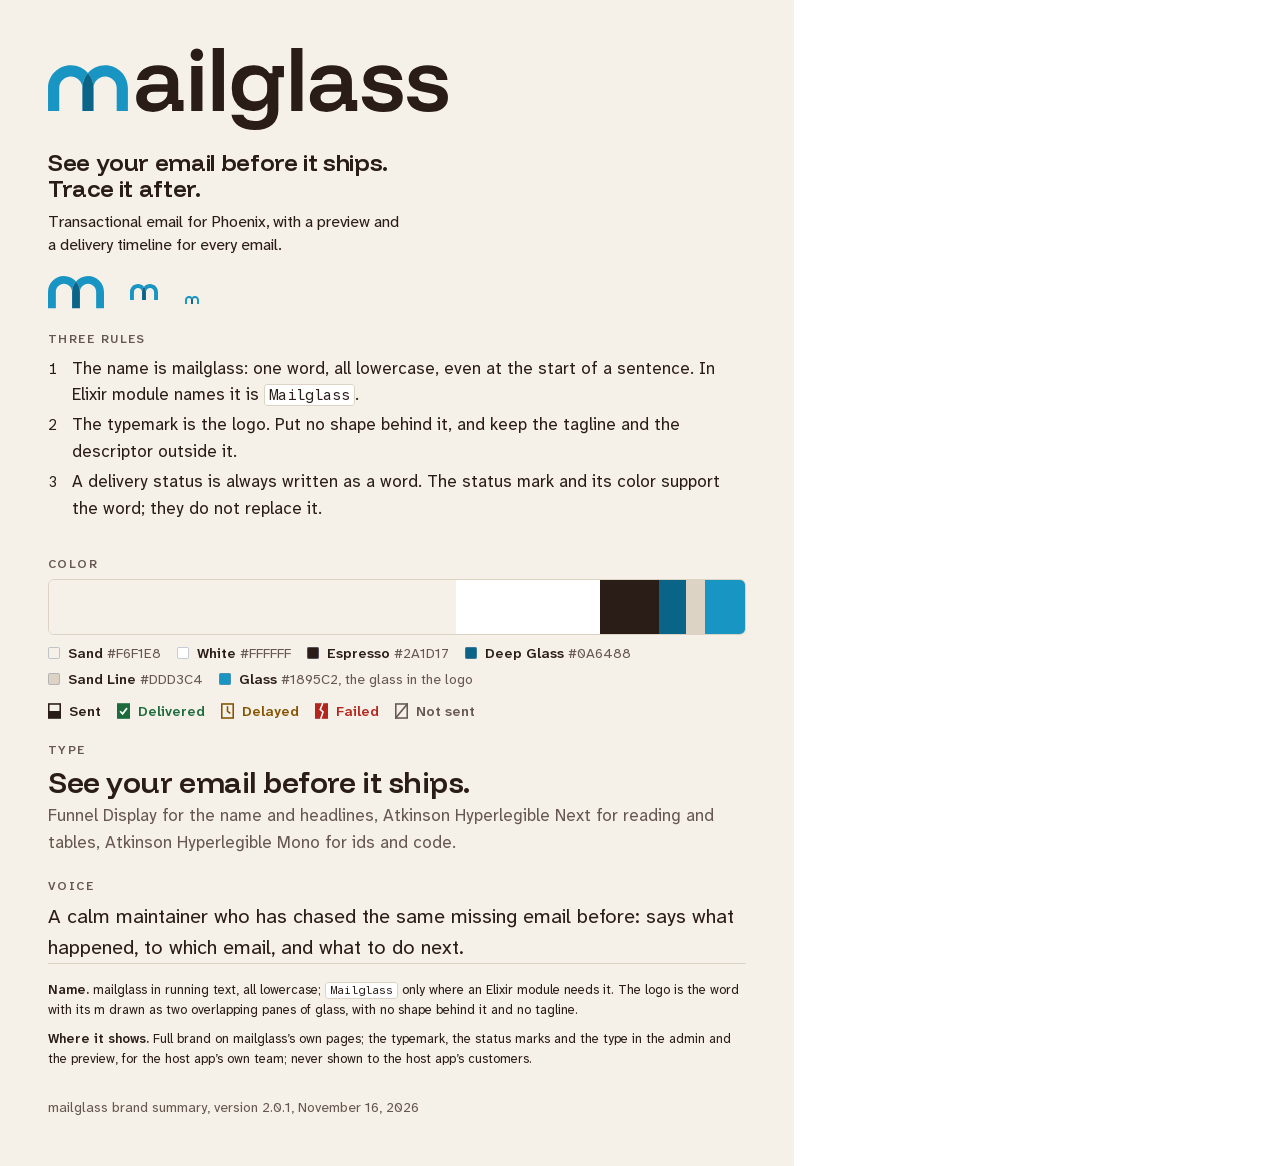
<file: mailglass-one-page.html>
<!doctype html><html lang="en-US"><head><meta charset="utf-8"><meta name="viewport" content="width=device-width,initial-scale=1"><link rel="icon" href="assets/icon/favicon.svg" type="image/svg+xml"><title>mailglass Brand Summary</title><style>@font-face{font-family:'Funnel Display';font-style:normal;font-weight:600;font-display:block;unicode-range:U+0020-007E,U+00A0,U+00B0,U+00C0-00FF,U+2013,U+2014,U+2018,U+2019,U+201C,U+201D,U+2022,U+2026,U+2190-2193,U+2212;src:url([data-uri]) format('woff2')}
@font-face{font-family:'Atkinson Hyperlegible Next';font-style:normal;font-weight:400;font-display:block;unicode-range:U+0020-007E,U+00A0,U+00B0,U+00C0-00FF,U+2013,U+2014,U+2018,U+2019,U+201C,U+201D,U+2022,U+2026,U+2190-2193,U+2212;src:url([data-uri]) format('woff2')}
@font-face{font-family:'Atkinson Hyperlegible Next';font-style:normal;font-weight:600;font-display:block;unicode-range:U+0020-007E,U+00A0,U+00B0,U+00C0-00FF,U+2013,U+2014,U+2018,U+2019,U+201C,U+201D,U+2022,U+2026,U+2190-2193,U+2212;src:url([data-uri]) format('woff2')}
@font-face{font-family:'Atkinson Hyperlegible Next';font-style:italic;font-weight:400;font-display:block;unicode-range:U+0020-007E,U+00A0,U+00B0,U+00C0-00FF,U+2013,U+2014,U+2018,U+2019,U+201C,U+201D,U+2022,U+2026,U+2190-2193,U+2212;src:url([data-uri]) format('woff2')}
@font-face{font-family:'Atkinson Hyperlegible Mono';font-style:normal;font-weight:400;font-display:block;unicode-range:U+0020-007E,U+00A0,U+00B0,U+00C0-00FF,U+2013,U+2014,U+2018,U+2019,U+201C,U+201D,U+2022,U+2026,U+2190-2193,U+2212;src:url([data-uri]) format('woff2')}
@font-face{font-family:'Atkinson Hyperlegible Mono';font-style:normal;font-weight:600;font-display:block;unicode-range:U+0020-007E,U+00A0,U+00B0,U+00C0-00FF,U+2013,U+2014,U+2018,U+2019,U+201C,U+201D,U+2022,U+2026,U+2190-2193,U+2212;src:url([data-uri]) format('woff2')}

/* mailglass brand book. One spacing system: every margin, padding and gap is a step of 4 px (check.mjs verifies it).
   Ruled, not boxed: hairlines and space divide; the status mark is the one graphic device. */
:root{--s1:4px;--s2:8px;--s3:12px;--s4:16px;--s5:20px;--s6:24px;--s8:32px;--s10:40px;--s12:48px;--s16:64px;--s20:80px;--marker:24px;--cap-gap:12px;--r:6px;
--display:'Funnel Display','Arial Narrow',sans-serif;--sans:'Atkinson Hyperlegible Next',-apple-system,'Segoe UI',Roboto,sans-serif;--mono:'Atkinson Hyperlegible Mono',ui-monospace,'SF Mono',Consolas,monospace}
code,.m,.code,.cb{font-variant-ligatures:none}
*{box-sizing:border-box}html{-webkit-font-smoothing:antialiased}
body{margin:0;background:#CFC8D6;font:17px/1.55 var(--sans)}
svg{display:block}.mk{max-width:100%}.mk svg{width:100%;height:auto;overflow:visible}
h1,h2,h3,h4,p,figure,ul,ol,pre{margin:0}ul,ol{padding:0;list-style:none}
a{color:inherit}button{font:inherit;color:inherit;cursor:pointer}code,.m,.code{font-family:var(--mono)}code{font-size:.88em}
.m{font-variant-numeric:tabular-nums}
.d{font-family:var(--display);font-weight:600;letter-spacing:-.015em;line-height:1.08}
.q{font-weight:500}.d.q{font-family:var(--display);font-weight:600}
.fontbanner{position:sticky;top:0;z-index:9;background:#A33434;color:#fff;padding:var(--s3) var(--s6);font-weight:600}
.page{position:relative;width:100%;max-width:1440px;margin:0 auto var(--s1);min-height:810px;padding:var(--s10) var(--s16) var(--s16);overflow:hidden;background:var(--bg);color:var(--fg)}
.page>footer{position:absolute;left:var(--s16);right:var(--s16);bottom:var(--s6);display:flex;justify-content:space-between;font:500 12px/1 var(--sans);letter-spacing:.08em;text-transform:uppercase;color:var(--mute)}
.page>footer a{text-decoration:none}.fv{margin-left:var(--s4)}
.kick,.lbl{font:600 12px/1.2 var(--sans);letter-spacing:.12em;text-transform:uppercase;color:var(--mute)}
.kick{margin-bottom:var(--s6);display:flex;gap:var(--s3)}.kick span:first-child{color:var(--fg)}
.lbl{margin:var(--s6) 0 var(--s2)}.lbl:first-child{margin-top:0}
.fine{font-size:14px;line-height:1.5;color:var(--mute);max-width:84ch;margin-top:var(--s5)}.lbl+.fine{margin-top:0}
.big{font-size:21px;line-height:1.4;margin-bottom:var(--s4)}
.cap{font-size:15px;color:var(--mute);margin-top:var(--s3);max-width:64ch}
.code{font-size:13px;color:var(--mute)}.muted{color:var(--mute)}
.mhead{font-size:40px;margin-bottom:var(--s5);max-width:22ch;text-wrap:balance}.mhead.wide{max-width:none}
code.cl{margin-left:0}:not(pre)>code:not(.long){white-space:nowrap}code{background:var(--surf);padding:0 var(--s1);border-radius:3px;border:1px solid var(--line)}
.cb code,.cell code{background:none;border:0;padding:0}
figcaption{margin-top:var(--cap-gap);font-size:14px;color:var(--mute)}figcaption:has(>.x){display:flex;gap:var(--s2);align-items:baseline}
.x{color:var(--bad);font-weight:700}
/* markers: one gutter for every bullet, number and ✕ */
.plain li{position:relative;padding-left:var(--marker);margin-bottom:var(--s2);max-width:62ch}
.plain li::before{content:'';position:absolute;left:2px;top:calc(.5lh - .5px);width:10px;height:2px;background:var(--thread)}
.plain.never li::before{content:'✕';background:none;width:auto;height:auto;top:0;left:0;color:var(--fg);font-weight:700;font-size:.82em;line-height:1.9}
/* status words: always the word, the mark and the color second */
.sw{font:600 14px/1.2 var(--sans);white-space:nowrap}.sw-sent{color:var(--fg)}.sw-delivered{color:var(--ok)}.sw-delayed{color:var(--warn)}.sw-failed{color:var(--bad)}.sw-notsent{color:var(--mute)}
.stm{display:inline-block;flex:none;vertical-align:middle}
.old{color:var(--mute)}
/* cover, contents */
.cover{display:flex;flex-direction:column;justify-content:space-between}
.coverin{flex:1;display:grid;grid-template-columns:minmax(0,1fr);place-items:center;padding-top:var(--s20)}
.coverfoot{display:flex;justify-content:space-between;align-items:baseline;border-top:1px solid var(--line);padding-top:var(--s5)}
.coverfoot .d{font-size:40px}.coverfoot p:last-child{color:var(--mute)}
.conthead{font-size:64px;margin-bottom:var(--s4)}
.toc{columns:2;column-gap:96px;font-size:18px}.toc li{break-inside:avoid;margin-bottom:var(--s1)}
.toc a{display:flex;gap:var(--s3);align-items:baseline;text-decoration:none}.toc .dots{flex:1;border-bottom:1px solid var(--line);transform:translateY(-4px)}
.toc a span:last-child{font-family:var(--mono);font-size:16px;color:var(--mute)}.toc+.fine{margin-top:var(--s5)}
/* summary */
.sum{display:grid;grid-template-columns:1.05fr .95fr;gap:var(--s16);align-items:start}
.sum-idea{font-size:19px;line-height:1.45;margin:var(--s6) 0;max-width:36ch}.sum-idea .q{font-size:30px;display:block;margin-bottom:var(--s2)}
.sum-icons{display:flex;gap:var(--s6);align-items:end}
.strip{display:flex;height:56px;border-radius:var(--r);overflow:hidden;border:1px solid var(--line)}.strip i{display:block}
.sum-sw{display:flex;flex-wrap:wrap;gap:var(--s1) var(--s4);font-size:14px;color:var(--mute);margin-top:var(--s2)}.sum-sw b{color:var(--fg);font-weight:600}
.swc{display:inline-block;width:12px;height:12px;border-radius:2px;margin-right:var(--s2);vertical-align:-1px;box-shadow:inset 0 0 0 1px rgba(128,140,165,.45)}
.sum-st{display:flex;gap:var(--s3);margin-top:var(--s3)}
.sum-type{font-size:36px}.sum-t,.sum-voice{font-size:17px}.sum-t{color:var(--mute);margin-top:var(--s1)}.sum-voice{font-size:20px}
.rules,.rev{counter-reset:r}.rules li,.rev li{counter-increment:r;display:grid;grid-template-columns:var(--marker) 1fr;align-items:baseline}
.rules li{font-size:17px;margin-bottom:var(--s1)}
.rules li::before,.rev li::before{content:counter(r);font:500 15px var(--mono);color:var(--fg)}
.sz{display:grid;justify-items:center;gap:var(--s2)}.sz small{font-size:12px;color:var(--mute)}
/* positioning, messaging */
.posline{font-size:36px;max-width:40ch;margin-bottom:var(--s8);text-wrap:balance}
.pos4{display:grid;grid-template-columns:repeat(3,1fr);gap:var(--s10);font-size:15px;margin-bottom:var(--s8)}.pos4 .lbl{margin-top:0;color:var(--fg)}.pos4 .job{font:600 19px/1.3 var(--display);margin-bottom:var(--s2)}.pos4 p:last-child{color:var(--mute)}
.vals{display:grid;grid-template-columns:repeat(5,1fr);gap:var(--s6)}.vals>div{border-top:1px solid var(--fg);padding-top:var(--s3)}.vals .d{font-size:22px;margin-bottom:var(--s2)}.vals p:last-child{font-size:15px;color:var(--mute)}
.msgpage{display:grid;grid-template-columns:1.1fr .9fr;gap:var(--s16)}.pitch{font-size:24px;line-height:1.3;max-width:34ch}
.pillars{display:grid;grid-template-columns:repeat(3,1fr);gap:var(--s5)}.pillars>div{border-top:1px solid var(--fg);padding-top:var(--s3)}.pillars .d{font-size:19px;margin-bottom:var(--s1)}.pillars p:last-child{font-size:15px;color:var(--mute)}
.tagl{font-size:36px}.msgnote{font-size:15px;color:var(--mute);margin-top:var(--s2);max-width:64ch}
.bp{padding:var(--s3) 0;border-top:1px solid var(--line)}.bp p:last-child{font-size:15px;margin-top:var(--s1)}
/* idea, presence */
.idea{display:grid;grid-template-columns:1.05fr .95fr;gap:var(--s16);align-items:center;min-height:600px}
.ideahead{font-size:60px;margin-bottom:var(--s8);max-width:12ch}.ideap{font-size:18px;line-height:1.55;margin-bottom:var(--s4);max-width:52ch}
.ideaart{display:grid;gap:var(--s8)}.ideasym{display:flex;gap:var(--s6);align-items:center;color:var(--mute);font-size:16px}.ideasym .mk{flex:none}
.tiers{display:grid;grid-template-columns:repeat(3,1fr);gap:var(--s10)}.tier{border-top:1px solid var(--fg);padding-top:var(--s4)}.tier .lbl{margin-top:0}.tier .d{font-size:24px;margin:var(--s2) 0 var(--s3)}.tier p{font-size:16px}.tier .tw{margin-top:var(--s4);color:var(--mute)}
/* logo pages */
.logobig{display:grid;grid-template-columns:minmax(0,1fr);place-items:center;padding:var(--s10) 0 var(--s12)}
.logorow{display:grid;grid-template-columns:repeat(4,1fr);gap:var(--s8);border-top:1px solid var(--line);padding-top:var(--s6)}
.cell{display:grid;grid-template-rows:112px auto;gap:var(--s4);align-content:start;font-size:14px;color:var(--mute)}.cell b{color:var(--fg)}.cell .art{display:flex;align-items:flex-end;gap:var(--s4)}
.cutrow{display:flex;gap:var(--s5);align-items:end}.cutrow .c32{margin:0 0 -2.8px -4.45px}.cutrow .c16{margin:0 0 -1.8px -1.9px}.cut{flex:none}
.iconpage{display:grid;grid-template-columns:.9fr 1.1fr;gap:var(--s16);align-items:center}
.iconhero{background:var(--surf);border:1px solid var(--line);border-radius:var(--r);padding:var(--s10);display:grid;place-items:center}.grids{display:flex;gap:var(--s8);align-items:end}.grids figure{margin:0}.ongrid{display:block}
.tabs{display:flex;gap:var(--s4);margin:var(--s6) 0}.tab{display:flex;gap:var(--s2);align-items:center;padding:var(--s2) var(--s4);background:var(--surf);color:var(--fg);border:1px solid var(--line);border-radius:var(--r) var(--r) 0 0;font-size:13px}
.iconrow{display:flex;gap:var(--s6);align-items:end}.chipbg{display:grid;place-items:center;width:64px;height:64px;background:var(--bg);border:1px solid var(--line);border-radius:var(--r)}
.cspage{display:grid;grid-template-columns:1.1fr .9fr;gap:var(--s16)}.clear{width:100%;height:auto;background:var(--surf);border:1px solid var(--line);border-radius:var(--r)}.clear .zone{fill:none;stroke:var(--link);stroke-width:8;stroke-dasharray:24 16}.clear .xu{fill:var(--link);fill-opacity:.15;stroke:var(--link);stroke-width:4}
.min{width:100%;border-collapse:collapse;font-size:15px}.min th{text-align:left;font:600 12px var(--sans);letter-spacing:.12em;text-transform:uppercase;color:var(--mute);padding:0 var(--s4) var(--s2) 0}.min td{padding:var(--s3) var(--s4) var(--s3) 0;border-top:1px solid var(--line);vertical-align:middle}
.misuse{display:grid;grid-template-columns:repeat(3,1fr);gap:var(--s8) var(--s10)}.mbox{display:grid;place-items:center;height:192px;background:var(--surf);border:1px solid var(--line);border-radius:var(--r);padding:var(--s6);overflow:hidden}.mbox svg{width:100%;max-height:100%}.mbox.bad-ground svg{padding:var(--s4)}
/* color pages */
.cols{display:grid;grid-template-columns:200px 1fr;gap:var(--s10);align-items:stretch;min-height:400px}.cswatch{display:flex;flex-direction:column;border-radius:var(--r);overflow:hidden;border:1px solid var(--line)}.cswatch i{display:block}
.clist{display:grid;gap:0}.citem{display:grid;grid-template-columns:272px 296px 1fr 200px;gap:var(--s4);align-items:baseline;padding:var(--s3) 0;border-top:1px solid var(--line)}.citem:first-child{border-top:0;padding-top:0}.citem .d{font-size:22px}.citem p{font-size:14px;color:var(--mute)}.citem .d,.citem .m{color:var(--fg)}.rgb{color:var(--mute);margin-left:var(--s3)}.citem .m{font-size:14px}.citem .share{text-align:right}
.cextra{display:grid;grid-template-columns:repeat(3,1fr);gap:var(--s8);border-top:1px solid var(--line);margin-top:var(--s6);padding-top:var(--s6)}.cx{display:flex;gap:var(--s4);align-items:flex-start}.cx .d{font-size:20px}.cx p{font-size:14px;color:var(--mute)}.cx .m{color:var(--fg)}.swc.big{width:48px;height:48px;border-radius:var(--r);margin:0;flex:none}
.stpage{display:grid;grid-template-columns:1.05fr .95fr;gap:var(--s16)}.opgrid{display:grid;grid-template-columns:1fr 1fr;gap:var(--s4);margin-top:var(--s4)}.opcol{background:var(--bg);color:var(--fg);padding:var(--s5);border-radius:var(--r);border:1px solid var(--line)}.opcol .lbl{margin-top:0}.oprow{display:grid;grid-template-columns:96px 1fr;gap:var(--s3);align-items:center;margin-bottom:var(--s2)}.oprow .m{font-size:12px;color:var(--mute)}
.accents{display:grid;gap:var(--s5)}.acc{border-top:1px solid var(--fg);padding-top:var(--s3)}.acc .d{font-size:22px}.acc .m{font-size:14px}.acc p:last-of-type{font-size:15px;color:var(--mute)}.accintro{font-size:17px;line-height:1.5;margin-bottom:var(--s5)}.accex{display:flex;flex-wrap:wrap;gap:var(--s2) var(--s4);align-items:center;margin-top:var(--s3);padding:var(--s2) var(--s3);background:var(--surf);border:1px solid var(--line);border-radius:var(--s1);font-size:13px}.accex small{color:var(--mute);margin-right:var(--s1);font-size:12px}.cor{color:var(--cyan)}.chipsel{padding:2px var(--s2);border:1px solid var(--iris);border-radius:var(--s1);color:var(--iris);font:500 12px/1.4 var(--sans)}.accsw{display:flex;float:right}.accsw i{display:block;width:48px;height:32px}.accsw i:first-child{border-radius:var(--r) 0 0 var(--r)}.accsw i:last-child{border-radius:0 var(--r) var(--r) 0}
.pairs{width:100%;table-layout:fixed;border-collapse:collapse;font-size:14px}.pairs th:nth-child(1){width:236px}.pairs th:nth-child(3),.pairs th:nth-child(4){width:200px}.pairs th:nth-child(5){width:112px}.pairs th{text-align:left;font:600 12px var(--sans);letter-spacing:.12em;text-transform:uppercase;color:var(--mute);padding:0 var(--s4) var(--s2) 0}.pairs td{padding:var(--s2) var(--s4) var(--s2) 0;border-top:1px solid var(--line);vertical-align:middle}
.sm{display:inline-grid;place-items:center;line-height:1;width:72px;height:40px;border-radius:var(--s1);font-size:16px;font-weight:500;border:1px solid var(--line);vertical-align:middle;margin-right:var(--s3)}.ring{display:block;width:40px;height:24px;border:2px solid;border-radius:var(--s1)}.rat{font-size:13px}
.pairfoot{display:grid;grid-template-columns:1fr 512px;gap:var(--s10);align-items:start;margin-top:var(--s10)}.pairfoot .lbl{margin-top:0}.pairfoot .fine{margin-top:0}.pairfoot li{font-size:14px}
/* type */
.typepage .fine{max-width:none}.ttable{display:grid;grid-template-columns:88px repeat(3,1fr);grid-template-rows:auto repeat(3,auto)}.tlabels,.tface{display:grid;grid-row:span 4;grid-template-rows:subgrid}.tlabels span{padding-top:var(--s4);border-top:1px solid var(--line);font:600 12px/21px var(--sans);letter-spacing:.12em;text-transform:uppercase;color:var(--mute)}.tlabels span:first-child{border-top-color:var(--fg)}.tface>*{padding-right:var(--s10)}.tspecimen{border-top:1px solid var(--fg);padding-top:var(--s8);padding-bottom:var(--s6)}.tface>p{border-top:1px solid var(--line);padding-top:var(--s4);padding-bottom:var(--s4);font-size:14px;line-height:21px}.tbig{font-size:112px;line-height:1;margin-bottom:var(--s6);text-box:trim-both text alphabetic}.tname{font-size:28px;line-height:1.2;margin-bottom:var(--s3);text-box:trim-both text alphabetic}.tspec{font-size:16px;overflow-wrap:anywhere}.lookalike{margin-top:var(--s12)}.lk{display:grid;grid-template-columns:132px repeat(2,minmax(0,1fr));gap:var(--s2) var(--s6);align-items:baseline;max-width:640px}.lkh,.lkf{font-size:13px;color:var(--mute)}.lks{font-size:32px;letter-spacing:.14em}.lksans{font-family:var(--sans)}.lookalike .cap{margin-top:var(--s4)}
.scale{display:grid}.srow{display:grid;grid-template-columns:112px 236px 172px 1fr;gap:var(--s6);align-items:center;padding:var(--s3) 0;border-top:1px solid var(--line)}.srow>span:first-child{font-size:14px;color:var(--mute)}.srow>span:first-child b{color:var(--fg);font-size:15px}.suse{font-size:14px;color:var(--mute)}.srow .m{font-size:12px;line-height:1.5;color:var(--mute)}.shead{font:600 12px var(--sans);letter-spacing:.12em;text-transform:uppercase;color:var(--mute);border-top:0;padding-top:0}.ssam{overflow-wrap:anywhere}
.ttpage{display:grid;grid-template-columns:1.5fr .8fr;gap:var(--s12)}.ttrules .plain li{font-size:15px;line-height:1.5}.ttrules .lbl{margin-top:0}.dense{width:100%;border-collapse:collapse;font-size:13px;line-height:1.4;font-variant-numeric:tabular-nums;background:var(--surf);border:1px solid var(--line)}.dense th{text-align:left;font:600 12px var(--sans);letter-spacing:.12em;text-transform:uppercase;color:var(--mute);padding:var(--s2) var(--s3);border-bottom:1px solid var(--line)}.dense td{padding:var(--s2) var(--s3);border-top:1px solid var(--line);white-space:nowrap}.dense .r{text-align:right}.dense tr:first-child td{border-top:0}
.glyphs{display:grid;grid-template-columns:1fr 1fr;gap:var(--s6)}.glyphs small{color:var(--mute);font-size:12px}.glyphs p{font-size:28px;letter-spacing:.06em}
/* voice */
.voicehead{font-size:36px;max-width:40ch;margin-bottom:var(--s10);text-wrap:balance}
.tdial{display:grid}.dialhead,.drow{display:grid;grid-template-columns:340px 200px 1fr;gap:var(--s8);align-items:center;padding:var(--s3) 0}
.drow{border-top:1px solid var(--line)}.drow b{font-size:16px}.drow .dtxt{font-size:16px}.dialhead{font:600 12px var(--sans);letter-spacing:.12em;text-transform:uppercase;color:var(--mute)}
.ends{display:flex;justify-content:space-between}.track{display:flex;justify-content:space-between;position:relative}
.track::before{content:'';position:absolute;left:0;right:0;top:50%;border-top:1px solid var(--line)}
.track i{position:relative;width:12px;height:12px;border-radius:50%;background:var(--bg);box-shadow:inset 0 0 0 1.5px var(--mute)}.track i.on{background:var(--fg);box-shadow:none}
.tdial+.fine{margin-top:var(--s6)}
.voicepage{display:grid;grid-template-columns:1.15fr .85fr;gap:var(--s16)}
.vrow{padding:var(--s3) 0;border-top:1px solid var(--line)}.vrow:first-child{border-top:0;padding-top:0}.yes{font-size:19px;font-weight:500}.not{color:var(--mute);font-size:15px;margin-top:var(--s1)}
.incl li{font-size:16px}
.wordspage{display:grid;grid-template-columns:.9fr 1.1fr;gap:var(--s16)}
.namebig{font-size:104px;line-height:1.05;margin-bottom:var(--s6)}
.nots{display:grid;gap:var(--s3);margin:var(--s4) 0 var(--s8);font-size:18px;list-style:none;padding:0}.nots s{text-decoration-color:var(--bad);text-decoration-thickness:2px}
.terms{width:100%;border-collapse:collapse;font-size:15px}.terms th{text-align:left;font:600 12px var(--sans);letter-spacing:.12em;text-transform:uppercase;color:var(--mute);padding:0 var(--s6) var(--s2) 0}.terms td{padding:var(--s2) var(--s6) var(--s2) 0;border-top:1px solid var(--line);vertical-align:top;line-height:1.5}.terms td:first-child{width:18%}.terms td:nth-child(2){width:52%}.terms .av{color:var(--mute)}.terms s{text-decoration-color:var(--bad)}
/* imagery, code */
.imgpage{display:grid;grid-template-columns:1.15fr .85fr;gap:var(--s12)}.imgwhere{font-size:17px;max-width:56ch;margin-bottom:var(--s5)}
.dogrid{display:grid;grid-template-columns:1fr 1fr;gap:var(--s5) var(--s6)}.dogrid .wide2{grid-column:1/-1}.mini{background:var(--bg);border:1px solid var(--line);border-radius:var(--r);padding:var(--s3);overflow:hidden}.mini.bare{border:0;background:none;padding:0;border-radius:0;overflow:visible}.dogrid figure{display:grid;grid-template-rows:1fr auto}.dogrid .wide2{grid-template-rows:auto auto}.mhist{align-content:center}.mhist{display:grid;gap:var(--s2);padding:var(--s4);background:var(--surf);font-size:14px}.minicode{padding:0}.minicode .cb{border:0;border-radius:0}
.picgrid{display:grid;grid-template-columns:repeat(3,1fr);gap:var(--s5) var(--s4);color:var(--mute)}.picgrid figure{display:grid;justify-items:start;align-content:start;align-self:start}.picgrid figcaption{font-size:13px}.restavoid{font-size:14px;color:var(--mute);margin:var(--s5) 0 var(--s4)}.restavoid b{color:var(--fg)}
.codepage{display:grid;grid-template-columns:1.1fr .9fr;gap:var(--s12)}.codepage .mhead{font-size:34px}.codet{width:100%;border-collapse:collapse;font-size:13px;margin-bottom:var(--s5)}.codet th{text-align:left;font:600 12px var(--sans);letter-spacing:.12em;text-transform:uppercase;color:var(--mute);padding:0 var(--s3) var(--s2) 0}.codet td{padding:var(--s1) var(--s3) var(--s1) 0;border-top:1px solid var(--line);vertical-align:top}.codet .m{white-space:nowrap}.codepage .plain li{font-size:14px;max-width:none}
.blocks{display:grid;gap:var(--s4);align-content:start}.cb{margin:0;padding:var(--s4) var(--s5);background:var(--codebg);color:var(--fg);border:1px solid var(--line);border-radius:var(--r);font:400 13px/1.55 var(--mono);overflow-x:auto;white-space:pre}.cb code{font:inherit}
.hc{color:var(--hc)}.hs{color:var(--hs)}.ha{color:var(--ha)}.hn{color:var(--hn)}.hf{color:var(--hf)}.hk{color:var(--hk)}.hm{color:var(--hmo)}.hp{color:var(--fg);font-weight:600}
/* graphic elements, themes */
.elpage{display:grid;grid-template-columns:.9fr 1.1fr;gap:var(--s12);align-items:start}.prodintro{font-size:18px;max-width:52ch;margin-bottom:var(--s5)}.elshow{display:grid;gap:var(--s5)}.elcard{background:var(--surf);border:1px solid var(--line);border-radius:var(--r);padding:var(--s6)}.elcard .cap{margin-top:var(--s4)}
.divider{position:relative;height:28px;margin:var(--s4) 0}.divider i{position:absolute;left:0;right:95px;top:21px;height:2px;background:var(--thread)}.divider svg{position:absolute;right:0;top:0;width:96px;height:28px;overflow:visible}
.bn-top{display:flex;align-items:center;justify-content:space-between;gap:var(--s4)}.bn-d{font-size:14px;color:var(--mute)}.bn-h{font-size:28px;line-height:1.2;margin-top:var(--s5)}.bn-p{font-size:15px;color:var(--mute);max-width:46ch}
.themes{display:grid;grid-template-columns:repeat(3,1fr);gap:var(--s8)}.themes p:not(.lbl){font-size:15px;color:var(--mute)}.themes .lbl{color:var(--fg)}
.picker{display:grid;gap:var(--s3);justify-items:start;padding:var(--s6);background:var(--surf);border:1px solid var(--line);border-radius:var(--r);align-content:start;align-self:start}.picker .pk-h{font-size:13px;font-weight:600;color:var(--mute);letter-spacing:.02em}.picker .pk{display:flex;gap:var(--s3);align-items:center;font-size:15px;color:var(--fg)}.rad{display:block;width:16px;height:16px;border-radius:50%;border:2px solid var(--ctl);box-sizing:border-box}.rad.on{border-color:var(--link);background:radial-gradient(circle,var(--link) 40%,transparent 44%)}
.apfig figcaption{max-width:120ch}.apps2{display:grid;grid-template-columns:1fr 1fr;gap:var(--s8);align-items:start}
/* brand assets, contact, review, the engine's own pages */
.files{width:100%;border-collapse:collapse;font-size:13px;line-height:1.35}.files th{text-align:left;font:600 12px var(--sans);letter-spacing:.12em;text-transform:uppercase;color:var(--mute);padding:0 var(--s4) var(--s2) 0}
.files td{padding:var(--s2) var(--s4) var(--s2) 0;border-top:1px solid var(--line);vertical-align:top}.files td:first-child{width:30%}.files code{font-size:12px;margin-right:var(--s2);white-space:nowrap}
.retired{margin-top:var(--s6)}.retired ul{display:grid;grid-template-columns:1fr 1fr;gap:0 var(--s10)}.retired li{font-size:14px}
.ctpage{display:grid;grid-template-columns:1fr 1fr;gap:var(--s16)}.ctpage li{font-size:15px}
.revhist{margin-top:var(--s8);border-top:1px solid var(--line);padding-top:var(--s4)}.revhist p:not(.lbl){font-size:15px}
.revhead{font-size:30px;margin-bottom:var(--s5)}.rev{display:grid;grid-template-columns:1fr 1fr;gap:var(--s2) var(--s10)}.rev li{font-size:14px;padding-bottom:var(--s2);border-bottom:1px solid var(--line)}
.revfoot{margin-top:var(--s6);font-size:14px;color:var(--mute);max-width:120ch}.revfoot b{color:var(--fg)}
.nn{display:grid;grid-template-columns:repeat(2,1fr);gap:var(--s8) var(--s12)}.nn>div{border-top:1px solid var(--fg);padding-top:var(--s4)}.nn .d{font-size:24px;margin-bottom:var(--s2)}
/* the one-page summary (A4) */
.onepage{background:#fff}.a4{width:210mm;min-height:297mm;padding:var(--s12);background:var(--bg);color:var(--fg);display:flex;flex-direction:column;justify-content:space-between}
.a4 .sum{grid-template-columns:1fr;gap:var(--s8)}.a4 .sum-idea{margin:var(--s5) 0;font-size:16px}.a4 .sum-idea .q{font-size:24px}.a4 .sum-type{font-size:30px}
.a4foot{display:grid;gap:var(--s2);font-size:13px;border-top:1px solid var(--line);padding-top:var(--s4)}
@media print{@page{margin:0}*{animation:none!important;transition:none!important}body{background:none}.fontbanner{display:none!important}.page{margin:0;break-after:page;height:810px}.hint{display:none}.tip,.sr-only{display:none!important}}
@media (max-width:900px){.page{min-height:0;padding:var(--s10) var(--s4) var(--s20)}.page>footer{left:var(--s4);right:var(--s4)}.page *{min-width:0}
.sum,.msgpage,.idea,.iconpage,.cspage,.stpage,.typepage,.ttpage,.voicepage,.wordspage,.imgpage,.codepage,.elpage,.ctpage,.nn,.rev,.tiers,.pos4,.tcols,.themes,.apps2,.cols,.cextra,.pairfoot,.retired ul,.pillars,.vals,.logorow{grid-template-columns:1fr!important}
.misuse{grid-template-columns:1fr 1fr}.citem{grid-template-columns:1fr;gap:var(--s1)}.citem .share{text-align:left}.cswatch{flex-direction:row;height:64px}.cols{min-height:0}
.srow{grid-template-columns:1fr}.dialhead{display:none}.drow{grid-template-columns:1fr;gap:var(--s2)}.track{max-width:220px}.namebig{font-size:64px}.dogrid{grid-template-columns:1fr}.picgrid{grid-template-columns:1fr 1fr}
.toc{columns:1}.conthead{font-size:56px}.ideahead{font-size:44px}.posline{font-size:28px}.mhead{font-size:30px}.tbig{font-size:72px}
.pairs,.files,.codet,.min,.dense{display:block;overflow-x:auto}.terms,.terms tbody,.terms tr,.terms td{display:block;width:auto!important}.terms thead{display:none}.terms tr{padding:var(--s3) 0;border-top:1px solid var(--line)}.terms td{border:0;padding:0 0 var(--s1)}.terms .av::before{content:'Instead of: ';color:var(--mute)}.dense td,.pairs td{white-space:nowrap}.cb{font-size:12px}
.glyphs{grid-template-columns:1fr}.iconrow,.grids{flex-wrap:wrap}}
/* click to copy a value; a color name's hover panel (engine/runtime/copy.js). Nothing here moves layout, and none of it prints. */
.sr-only{position:absolute;width:1px;height:1px;overflow:hidden;clip:rect(0 0 0 0);white-space:nowrap}
.cp{position:relative;cursor:pointer;border-radius:2px}
.cp:focus-visible{outline:2px solid var(--link);outline-offset:2px}
@media (hover:hover) and (pointer:fine){.cn,.fn{cursor:pointer}}
.tip{position:fixed;z-index:30;display:flex;gap:var(--s3);width:max-content;max-width:320px;padding:var(--s3) var(--s4);background:var(--surf);color:var(--fg);border:1px solid var(--line);border-radius:var(--r);pointer-events:none;text-align:left;font:400 13px/1.45 var(--sans)}
.tip[hidden]{display:none}
.tip.tipf{width:300px}.tip.tipf:not([hidden]){display:block}.tfh{display:flex;gap:var(--s3);align-items:center}.tfa{font-size:44px;line-height:1}.tipf .tn{font-size:18px}.tipf .td{margin-top:2px}.tfs{margin-top:var(--s3);font-size:17px;line-height:1.3;color:var(--fg)}.tfws{display:flex;gap:var(--s3);margin-top:var(--s2);font:15px/1.3 var(--sans);color:var(--mute)}
.tipsw{flex:none;width:32px;height:32px;border-radius:var(--r);box-shadow:inset 0 0 0 1px var(--line)}
.tip .tn{font:600 16px/1.2 var(--display)}.tip .td{margin-top:var(--s1);color:var(--mute)}
.tip .tv{margin-top:var(--s2);font:400 12px/1.4 var(--mono)}.tip .th{margin-top:var(--s2);font:600 11px/1.2 var(--sans);letter-spacing:.12em;text-transform:uppercase;color:var(--mute)}
@media (hover:none),(pointer:coarse){.cn,.fn{cursor:pointer;touch-action:manipulation;-webkit-tap-highlight-color:transparent}
.cn:not(.cname .cn),.fn:not(.tname .fn){text-decoration:underline dotted;text-decoration-thickness:1px;text-underline-offset:3px}
.cn:focus-visible,.fn:focus-visible{outline:2px solid var(--link);outline-offset:2px;border-radius:2px}
.tip.touch{pointer-events:auto;max-width:min(320px,calc(100vw - 16px))}
.tip .tcopy{display:block;width:100%;min-height:44px;margin-top:var(--s3);padding:0 var(--s3);background:none;color:var(--fg);border:1px solid var(--ctl);border-radius:var(--r);font:600 13px/1.2 var(--sans);letter-spacing:0;text-transform:none;text-align:center;cursor:pointer;touch-action:manipulation}}

/* later additions: presence pictures, notes under application pages, larger copy on sparse pages */
.tvis{height:96px;margin-bottom:var(--s6);display:grid;align-items:center}.tv1,.tv3{display:grid;place-items:center;height:96px;border-radius:var(--r);background:var(--bg);border:1px solid var(--line)}.tv3{place-items:start;align-content:center;padding:0 24px;gap:8px}.tv3 .dl{width:100%;margin:0}.tv3 .dl.s{width:60%}.tvis .aud{height:96px;display:grid;align-content:start}
.apnotes{display:grid;grid-template-columns:repeat(3,1fr);gap:var(--s10);margin-top:var(--s6);border-top:1px solid var(--line);padding-top:var(--s2)}.apnotes p:not(.lbl){font-size:16px}
.misuse figcaption{display:flex;gap:var(--s2);align-items:baseline}
.picgrid figcaption{display:flex;gap:var(--s2);align-items:baseline}
.pitch{font-size:30px}.pillars .d{font-size:22px}.pillars p:last-child{font-size:16px}.bp p:last-child{font-size:17px}.msgnote{font-size:16px}.tagl{font-size:44px}
.tier p{font-size:17px}.tier .d{font-size:26px}
.citem .swc.big{width:32px;height:32px;margin-right:var(--s3);vertical-align:middle}

@media (max-width:900px){.apnotes{grid-template-columns:1fr}
.pairs{display:block;overflow:visible}.pairs thead{display:none}.pairs tbody{display:block}.pairs tr{display:grid;grid-template-columns:1fr 1fr 1fr;gap:var(--s2) var(--s3);padding:var(--s3) 0;border-top:1px solid var(--line)}.pairs td{display:block;border:0;padding:0;width:auto!important}.pairs td:nth-child(1),.pairs td:nth-child(2){grid-column:1/-1}.pairs td:nth-child(5)::before{content:'Minimum ';color:var(--mute)}.pairs td:nth-child(3)::before,.pairs td:nth-child(4)::before{display:block;font:600 11px var(--sans);letter-spacing:.12em;text-transform:uppercase;color:var(--mute);margin-bottom:var(--s1)}.pairs td:nth-child(3)::before{content:'Light'}.pairs td:nth-child(4)::before{content:'Dark'}}
@media (max-width:900px){.ttable{grid-template-columns:1fr;grid-template-rows:none}.tlabels{display:none}.tface{display:block;grid-row:auto;margin-bottom:var(--s8)}.tface>*{padding-right:0}.tface>p::before{content:attr(data-l);display:block;font:600 11px/1.2 var(--sans);letter-spacing:.12em;text-transform:uppercase;color:var(--mute);margin-bottom:var(--s1)}.lk{grid-template-columns:1fr 1fr}.lk>span:nth-child(1),.lk>.lkf{grid-column:1/-1}.srole{font-size:15px}.pairs td{white-space:normal!important}}


.toc li{margin-bottom:var(--s3)}

/* mailglass additions: the status mark and word, the ledger list, the idea and status pages, small pictures */
.stc{display:inline-flex;align-items:center;gap:var(--s2)}
.sum-st{display:flex;flex-wrap:wrap;gap:var(--s2) var(--s4);margin-top:var(--s3)}
.ideaart{display:grid;gap:var(--s8);justify-items:start}.ideam{display:grid;place-items:center;width:100%}
.ideakey{display:grid;grid-template-columns:1fr 1fr;gap:var(--s6);width:100%}.ideakey .d{font-size:40px;color:var(--glass);margin-bottom:var(--s2)}.ideakey p:last-child{font-size:16px;line-height:1.45}.ideakey b{display:block}
.ideasym{font-size:20px;color:var(--fg);font-weight:600}
.tv2{display:flex;gap:var(--s6);align-items:center;height:96px;padding:0 var(--s4);border:1px solid var(--line);background:var(--bg);color:var(--fg);border-radius:var(--r)}
.tv2-n{display:flex;gap:var(--s4);font-size:14px;color:var(--mute)}.tv2-n .on{color:var(--link);font-weight:600;border-bottom:2px solid var(--link);padding-bottom:var(--s1)}
.readm{display:flex;gap:var(--s8);align-items:center;margin:var(--s6) 0}.readm-k{display:grid;gap:var(--s4);font-size:16px;max-width:30ch}.readm-k b{display:block;font-size:12px;font-weight:600;color:var(--mute)}
.stlist{display:grid;gap:var(--s4);align-content:start}.strow{display:grid;grid-template-columns:72px minmax(0,1fr);gap:var(--s4);align-items:start;border-top:1px solid var(--line);padding-top:var(--s3)}
.stbig{display:grid;place-items:start;padding-top:var(--s1)}.stname{font-size:20px;line-height:1.2}.stm-d{font-size:15px;line-height:1.4;color:var(--mute);margin-top:var(--s1)}.stm-c{font-size:13px;color:var(--mute);margin-top:var(--s1)}
.led{display:grid}.led li{display:grid;grid-template-columns:104px 140px minmax(0,1fr) 140px;gap:var(--s4);align-items:center;padding:var(--s3) 0;border-top:1px solid var(--line);font-size:13px}
.led li:first-child{border-top:0}.led-t{color:var(--mute)}.led-to{display:grid;min-width:0}.led-to .m,.led-id{overflow:hidden;text-overflow:ellipsis;white-space:nowrap}.led-to small{font-size:13px;color:var(--mute)}.led-id{color:var(--mute)}
.denselist{padding:var(--s2) var(--s4);background:var(--surf);border:1px solid var(--line)}
.lkfun{font-family:var(--display);font-weight:600}
.cextra.c4{grid-template-columns:repeat(4,1fr)}
.chipav{display:grid;place-items:center;width:64px;height:64px;border:1px solid var(--line);border-radius:var(--r);overflow:hidden}
.mlist{padding:0;overflow:hidden;background:var(--bg);border:1px solid var(--line);color:var(--fg);font-size:13px}.ml-top{padding:var(--s3) var(--s4);border-bottom:1px solid var(--line);background:var(--surf)}.mlist .led{padding:0 var(--s4);background:var(--surf)}.mlist .led li{grid-template-columns:88px minmax(0,1fr);row-gap:var(--s1)}.mlist .led-id,.mlist .led-to small{display:none}.mlist .led-s{grid-column:1}.mlist .led-t{display:none}.mlist .led-to{grid-column:2}
.mwin{padding:var(--s6);background:var(--bg);display:grid;place-items:center}.winf{border:2px solid var(--fg);width:100%;max-width:320px;background:var(--surf)}.winp{padding:var(--s4);background:#FFFFFF;color:#1F2933}.winp .d{font-family:var(--sans);font-size:18px;font-weight:700;letter-spacing:0;color:#1F2933}.winp .dl{height:8px;background:#D9DEE5;margin-top:var(--s3);border-radius:0}.winp .dl.s{width:60%}
.winb{display:inline-block;margin-top:var(--s4);padding:var(--s2) var(--s4);background:#1D3557;color:#FFFFFF;font:600 13px var(--sans)}
.elmarks{display:flex;flex-wrap:wrap;gap:var(--s4) var(--s6);padding:var(--s6);background:var(--surf);border:1px solid var(--line)}
@media (max-width:900px){.ideakey{grid-template-columns:1fr}.led li{grid-template-columns:1fr;gap:var(--s1)}.readm{flex-direction:column;align-items:flex-start}.cextra.c4{grid-template-columns:1fr}}

/* page fit (1440 by 810) */
.pairs td{padding:var(--s1) var(--s4) var(--s1) 0}.sm{height:28px}.pairfoot{margin-top:var(--s6)}
.pitch{font-size:26px}.tagl{font-size:36px}
.led li{padding:var(--s2) 0}.denselist{padding:var(--s1) var(--s4)}
.terms{font-size:14px}.terms td{padding:var(--s1) var(--s6) var(--s1) 0}
.imgpage .big{font-size:17px}.imgwhere{margin-bottom:var(--s4)}
.ideaart{justify-items:start}.ideam{place-items:start}.ideakey{width:400px;grid-template-columns:160px 160px;gap:24px;padding-left:34px;text-align:center}
@media (max-width:900px){.ideakey{width:100%;grid-template-columns:1fr;padding-left:0;text-align:left}}
.lookalike{margin-top:var(--s4)}.lk .lks{font-size:22px}.lookalike .lbl{margin-top:var(--s4)}
.imgpage .mhead{font-size:32px;margin-bottom:var(--s3)}.imgpage .picgrid{gap:var(--s4) var(--s4)}.dogrid .mini{padding:var(--s2)}
.mini .led li{grid-template-columns:104px minmax(0,1fr);row-gap:var(--s1)}.mini .led-id,.mini .led-t{display:none}.mini .led-s{grid-column:1}.mini .led-to{grid-column:2}

.avoidlist{columns:2;column-gap:var(--s8);margin:var(--s2) 0 var(--s8)}.avoidlist li{break-inside:avoid;margin-bottom:var(--s3)}
.ideam .mk{max-width:100%}
/* The idea picture must not outgrow a phone: its column may shrink below the 400 px drawing (the drawing then scales to the column). */
.ideaart{grid-template-columns:minmax(0,1fr)}
.idea>div{min-width:0}
.ideam .mk{width:min(400px,100%)!important}
@media (max-width:900px){.ideakey{width:100%;max-width:400px}}


.mgpage{display:grid;grid-template-columns:minmax(0,880px) minmax(0,1fr);gap:var(--s10);align-items:start}
.mgpage>.apnotes{grid-template-columns:1fr;margin-top:0;border-top:0;padding-top:0;gap:var(--s6)}
.mgdocs{display:grid;grid-template-columns:minmax(0,600px) minmax(0,1fr);gap:var(--s4) var(--s8);align-items:start}
.mgdocs figure:nth-child(1){grid-row:1}.mgdocs figure:nth-child(2){grid-row:1 / span 2;grid-column:2}.mgdocs figure:nth-child(3){grid-row:2}
.mgpic{width:100%}
.mg{font:400 14px/1.45 var(--sans);color:var(--fg);background:var(--bg);border:1px solid var(--line);border-radius:2px;font-variant-numeric:tabular-nums;text-align:left;box-sizing:border-box}
.mg *{box-sizing:border-box}
.mg .m,.mg .cp{font-family:var(--mono);font-size:13px;font-feature-settings:"liga" 0,"calt" 0}
.mg .mk{display:block}
.mg-top{display:flex;justify-content:space-between;align-items:center;padding:16px 24px 0}
.mg-acct{color:var(--mute);font-size:13px}
.mg-tabs{display:flex;gap:28px;padding:12px 24px 0;border-bottom:1px solid var(--line)}
.mg-tabs span{padding:0 0 9px;color:var(--mute);font-weight:600;font-size:14px;margin-bottom:-1px;border-bottom:2px solid transparent}
.mg-tabs span.on{color:var(--fg);border-bottom-color:var(--link)}
.mg-main{display:grid;grid-template-columns:minmax(0,1fr) 300px}
.mg-list{padding:18px 24px 14px 24px;min-width:0}
.mg-titlerow{display:flex;align-items:baseline;gap:16px;margin:0 0 14px}
.mg-h{font:600 28px/1.1 var(--display);letter-spacing:-.01em;margin:0}
.mg-lede{margin:0;color:var(--mute)}
.mg-filters{display:flex;flex-wrap:wrap;gap:4px 20px;margin:0 0 14px}
.mg-filters button{all:unset;font:600 13px/1.2 var(--sans);color:var(--mute);padding:4px 0 5px;border-bottom:2px solid transparent;cursor:default}
.mg-filters button[aria-pressed=true]{color:var(--fg);border-bottom-color:var(--fg)}
.mg-filters i{font-style:normal;font-weight:400;margin-left:4px}
.mg-grp{font:600 13px/1 var(--sans);margin:0 0 2px;padding:0 0 8px;border-bottom:2px solid var(--fg)}
.mg-grp:not(:first-of-type){margin-top:16px}
.mg-rows{list-style:none;margin:0;padding:0}
.mg-row{display:grid;grid-template-columns:128px minmax(0,1fr) 64px;gap:0 12px;padding:7px 10px;border-bottom:1px solid var(--line);align-items:start}
.mg-row.sel{background:var(--sunk)}
.mg-c2{display:grid;gap:1px;min-width:0}
.mg-to{font-weight:600;overflow-wrap:anywhere}
.mg-why{color:var(--mute);font-size:13px;margin-top:2px}
.mg-time{font-family:var(--mono);font-size:12px;color:var(--mute);text-align:right;white-space:nowrap}.mg-tz{display:block;font:600 10px/1.4 var(--sans);letter-spacing:.08em;color:var(--mute);margin-top:1px}
.mg-open{border-left:1px solid var(--line);padding:20px 20px 20px;background:var(--surf);min-width:0}
.mg-meta{margin:0;color:var(--mute);font-size:13px}
.mg-sub{font:600 17px/1.25 var(--sans);margin:2px 0 2px}
.mg-idl{margin:0 0 12px}
.mg-big{margin:0 0 8px}.mg-big .stm{display:block}
.mg-verdict{font:600 15px/1.35 var(--sans);margin:0 0 12px;max-width:34ch}
.mg-tl{list-style:none;margin:0 0 12px;padding:0;border-top:1px solid var(--line)}
.mg-tl li{display:grid;grid-template-columns:76px minmax(0,1fr);gap:8px;padding:8px 0;border-bottom:1px solid var(--line)}
.mg-tl .mg-time{text-align:left;padding-top:2px}
.mg-step{display:grid;gap:2px;min-width:0}
.mg-next{margin:0;max-width:36ch;font-size:13.5px}.mg-next b{font-weight:600}
.mg-tcols{display:grid;grid-template-columns:repeat(3,minmax(0,1fr))}
.mg-tcol{padding:20px 20px 24px;border-left:1px solid var(--line)}.mg-tcol:first-child{border-left:0}
.mg-tcol .mg-meta{margin:0 0 10px}
.mg-pv{padding:20px 24px 24px}
.mg-pv-bar{display:flex;flex-wrap:wrap;align-items:center;gap:8px 24px;margin:0 0 16px}
.mg-seg{display:flex;gap:2px;align-items:center}.mg-seg:last-child{margin-left:auto}
.mg-seg button{all:unset;font:600 13px/1.2 var(--sans);color:var(--mute);padding:4px 8px 5px;border-bottom:2px solid transparent}
.mg-seg button[aria-pressed=true]{color:var(--fg);border-bottom-color:var(--fg)}
.mg-pane{width:560px;max-width:100%;margin:0 auto}
.mg-glass{border:2px solid var(--fg);padding:16px;display:flex;justify-content:center;background:var(--surf)}
.mg-sill{border:2px solid var(--fg);border-top:0;padding:8px 14px;display:grid;gap:2px;background:var(--sunk)}
.mg-sill p{margin:0;display:grid;grid-template-columns:64px 1fr;gap:8px;align-items:baseline}.mg-sill small{color:var(--mute);font-size:12px}
.mg-mail{background:#fff;color:#1a2233;font:400 14px/1.5 Arial,Helvetica,sans-serif;width:100%;max-width:520px}
.mg-mail-h{background:#0f2a4a;color:#fff;padding:12px 20px;font:700 16px Arial,sans-serif}
.mg-mail-b{padding:16px 20px 8px}.mg-mail-b p{margin:0 0 10px}
.mg-mail-t{font:700 20px/1.2 Arial,sans-serif}
.mg-mail-btn{display:inline-block;background:#1f6fe0;color:#fff;padding:9px 16px;border-radius:4px;font-weight:700}
.mg-mail-s{color:#5a6478;font-size:12px}
.mg-mail-f{background:#f2f4f8;color:#5a6478;font-size:12px;padding:10px 20px;display:flex;flex-wrap:wrap;gap:6px 16px;align-items:center}
.mg-mail-by{display:inline-flex;align-items:center;gap:8px}.mg-mail-by .mk{color:#5a6478}
.mgmailpic .mg{border:0;background:transparent}
.mg-onpaper{padding:24px;background:var(--sunk)}
.mg-rd{padding:24px 28px 24px}.mg-rd-line{font:600 21px/1.25 var(--display);margin:14px 0 4px;letter-spacing:-.005em}
.mg-rd-desc{color:var(--mute);margin:0 0 12px}
.mg-rd-badges{display:flex;gap:6px;margin:0 0 14px}.mg-rd-badges span{font:600 12px/1 var(--sans);border:1px solid var(--line);padding:5px 8px;border-radius:2px;color:var(--mute)}
.mg .cbf{margin:0}.mg .cb{margin:0}.mg-hd-main .cbf{margin:0 0 12px}
.mg-hd{display:grid;grid-template-columns:180px 1fr}
.mg-hd-nav{border-right:1px solid var(--line);padding:16px;background:var(--sunk)}.mg-hd-nav p{margin:0 0 6px;font-size:13px;color:var(--mute)}.mg-hd-nav .on{color:var(--fg);font-weight:600}.mg-hd-nav .mg-hd-t{font:600 14px var(--sans);color:var(--fg);margin-bottom:12px}
.mg-hd-main{padding:20px 24px}.mg-hd-h{font:600 26px/1.1 var(--display);margin:0 0 10px}.mg-hd-main p{margin:0 0 12px;max-width:52ch}.mg-hd-main p code{font-family:var(--mono);font-size:13px;background:var(--sunk);padding:1px 5px;border-radius:2px}
.mg-hx{padding:20px 24px}.mg-hx-h{display:flex;align-items:baseline;gap:10px}.mg-hx-h b{font:600 26px/1.1 var(--display)}.mg-hx-v{font:600 14px var(--mono);color:var(--mute)}
.mg-hx p{margin:6px 0 12px;max-width:52ch}.mg-hx-box{border:1px solid var(--line);background:var(--surf);padding:8px 12px;display:grid;gap:2px;max-width:320px}.mg-hx-box small{color:var(--mute);font-size:12px}.mg-hx-m{color:var(--mute);font-size:13px;margin:12px 0 0!important}

.social{position:relative;width:640px;height:320px;max-width:100%;background:var(--bg);color:var(--fg);padding:36px 40px;overflow:hidden;display:grid;align-content:space-between;justify-items:start}
.social .so-h{font-size:34px;line-height:1.1;margin:0;max-width:15ch}
.social .so-s{font:400 15px/1.3 var(--sans);color:var(--mute);margin:0}
.social .so-m{position:absolute;right:48px;top:50%;transform:translateY(-40%)}
@media (max-width:900px){.mgpage,.mgdocs{grid-template-columns:1fr!important}.mgdocs figure:nth-child(n){grid-row:auto!important;grid-column:auto!important}.mg-main{grid-template-columns:1fr}.mg-open{border-left:0;border-top:1px solid var(--line)}.mg-tcols{grid-template-columns:1fr}.mg-tcol{border-left:0;border-top:1px solid var(--line)}.mg-row{grid-template-columns:1fr 56px}.mg-c1{grid-column:1 / -1}.mg-hd{grid-template-columns:1fr}.mg-hd-nav{border-right:0;border-bottom:1px solid var(--line)}}

.mgduo{display:grid;grid-template-columns:1fr 1fr;gap:var(--s6);align-items:start}
.mg-mail.dk{background:#141c2c;color:#dfe5f0}.mg-mail.dk .mg-mail-h{background:#0a1626}.mg-mail.dk .mg-mail-t{color:#fff}.mg-mail.dk .mg-mail-s{color:#a9b4c7}.mg-mail.dk .mg-mail-f{background:#0f1624;color:#a9b4c7}
@media (max-width:900px){.mgduo{grid-template-columns:1fr}}


.mg.dark .mg-row.sel{background:var(--surf)}
@media (max-width:560px){.mg-titlerow{flex-direction:column;gap:2px}}
</style></head><body class="onepage"><svg width="0" height="0" style="position:absolute" aria-hidden="true"><defs>
<g id="lk"><path fill="var(--fg)" d="M2787.7 252Q2655.7 252 2573.2 198.2Q2490.8 144.5 2475.6 49H2633.1Q2658 132.1 2783.4 132.1Q2866.5 132.1 2910.6 93.7Q2954.8 55.2 2954.8 -16.3V-101.8H2949.8Q2923.7 -52.1 2874.9 -26Q2826.1 0 2758.4 0Q2673.6 0 2610.9 -37.5Q2548.2 -75 2513.9 -143.8Q2479.6 -212.6 2479.6 -306Q2479.6 -446.4 2556.5 -529.2Q2633.4 -612 2767.7 -612Q2842.2 -612 2895.3 -583.9Q2948.4 -555.7 2979.7 -503.9H3021.7V-600H3174.6V-451.1H3100.1V-13.6Q3100.1 112.9 3018.9 182.5Q2937.6 252 2787.7 252ZM3742.8 11Q3637.9 11 3578.4 -40.1Q3518.9 -91.2 3518.9 -174.9Q3518.9 -262.7 3579.7 -310.6Q3640.4 -358.6 3754.2 -358.6H3936.6V-382.9Q3936.6 -492.9 3808.8 -492.9Q3700.5 -492.9 3677.8 -415.3H3529.2Q3547.5 -511.1 3619.7 -561.6Q3692 -612 3809.4 -612Q3940.6 -612 4009.8 -552.3Q4079.1 -492.6 4079.1 -378.9V-148.9H4149.6V0H3996.7V-96.1H3954.7Q3923.7 -45.2 3871.1 -17.1Q3818.6 11 3742.8 11ZM1430.8 11Q1325.9 11 1266.4 -40.1Q1206.9 -91.2 1206.9 -174.9Q1206.9 -262.7 1267.7 -310.6Q1328.4 -358.6 1442.2 -358.6H1624.6V-382.9Q1624.6 -492.9 1496.8 -492.9Q1388.5 -492.9 1365.8 -415.3H1217.2Q1235.5 -511.1 1307.7 -561.6Q1380 -612 1497.4 -612Q1628.6 -612 1697.8 -552.3Q1767.1 -492.6 1767.1 -378.9V-148.9H1837.6V0H1684.7V-96.1H1642.7Q1611.7 -45.2 1559.1 -17.1Q1506.6 11 1430.8 11ZM4496.3 12Q4366.3 12 4291.4 -42.5Q4216.4 -96.9 4210 -194.7H4354.7Q4362.3 -147.7 4398.1 -125.2Q4433.8 -102.7 4502.3 -102.7Q4616.8 -102.7 4616.8 -169.5Q4616.8 -196.7 4599.4 -212.1Q4582.1 -227.4 4541.3 -235L4408.5 -260.2Q4232.7 -293.9 4232.7 -426Q4232.7 -511.3 4299.8 -561.6Q4366.9 -612 4484.5 -612Q4603.3 -612 4672.8 -560.3Q4742.2 -508.7 4749.8 -415.3H4605.8Q4595.4 -459.8 4564.7 -480.4Q4533.9 -501 4476.8 -501Q4426.3 -501 4399.1 -485.1Q4372 -469.3 4372 -438.3Q4372 -415.3 4389.1 -401Q4406.2 -386.7 4442.7 -379.8L4577.6 -353.9Q4669.7 -336.1 4712.7 -294.3Q4755.8 -252.4 4755.8 -181.4Q4755.8 -90.1 4688.8 -39.1Q4621.8 12 4496.3 12ZM5098.3 12Q4968.3 12 4893.4 -42.5Q4818.4 -96.9 4812 -194.7H4956.7Q4964.3 -147.7 5000.1 -125.2Q5035.8 -102.7 5104.3 -102.7Q5218.8 -102.7 5218.8 -169.5Q5218.8 -196.7 5201.4 -212.1Q5184.1 -227.4 5143.3 -235L5010.5 -260.2Q4834.7 -293.9 4834.7 -426Q4834.7 -511.3 4901.8 -561.6Q4968.9 -612 5086.5 -612Q5205.3 -612 5274.8 -560.3Q5344.2 -508.7 5351.8 -415.3H5207.8Q5197.4 -459.8 5166.7 -480.4Q5135.9 -501 5078.8 -501Q5028.3 -501 5001.1 -485.1Q4974 -469.3 4974 -438.3Q4974 -415.3 4991.1 -401Q5008.2 -386.7 5044.7 -379.8L5179.6 -353.9Q5271.7 -336.1 5314.7 -294.3Q5357.8 -252.4 5357.8 -181.4Q5357.8 -90.1 5290.8 -39.1Q5223.8 12 5098.3 12ZM2226.7 0V-840H2375.7V0ZM3271.7 0V-840H3420.7V0ZM2795.1 -129.7Q2867.1 -129.7 2909.1 -170.1Q2951.1 -210.6 2951.1 -279.6V-333.7Q2951.1 -402.1 2908.8 -442.2Q2866.4 -482.3 2795.1 -482.3Q2716.4 -482.3 2672.5 -435.9Q2628.6 -389.4 2628.6 -305.4Q2628.6 -221.4 2672.5 -175.5Q2716.4 -129.7 2795.1 -129.7ZM1940.7 0V-600H2089.7V0ZM3764.6 -103.7Q3813.7 -103.7 3852.6 -122.2Q3891.6 -140.7 3914.1 -172.3Q3936.6 -203.9 3936.6 -242.6V-257.2H3761.8Q3660.7 -257.2 3660.7 -181.9Q3660.7 -145.2 3688.4 -124.4Q3716.1 -103.7 3764.6 -103.7ZM1452.6 -103.7Q1501.7 -103.7 1540.6 -122.2Q1579.6 -140.7 1602.1 -172.3Q1624.6 -203.9 1624.6 -242.6V-257.2H1449.8Q1348.7 -257.2 1348.7 -181.9Q1348.7 -145.2 1376.4 -124.4Q1404.1 -103.7 1452.6 -103.7ZM2015.3 -666.2Q1980.4 -666.2 1955.9 -690.6Q1931.3 -715 1931.3 -749.9Q1931.3 -784.8 1955.8 -809.3Q1980.2 -833.8 2015.1 -833.8Q2049.9 -833.8 2074.5 -809.4Q2099 -785 2099 -750.1Q2099 -715.2 2074.6 -690.7Q2050.2 -666.2 2015.3 -666.2Z"/><path fill="var(--glass)" d="M337 -462C251.9 -462 183 -393.1 183 -308V0H34V-308C34 -475.3 169.7 -611 337 -611C428.2 -611 510 -570.7 565.5 -507C519.1 -453.8 491 -384.2 491 -308C491 -393.1 422.1 -462 337 -462Z"/><path fill="var(--glass)" d="M1097 -308V0H948V-308C948 -393.1 879.1 -462 794 -462C708.9 -462 640 -393.1 640 -308C640 -384.2 611.9 -453.8 565.5 -507C621 -570.7 702.8 -611 794 -611C961.3 -611 1097 -475.3 1097 -308Z"/><path fill="var(--lit)" d="M640 -308V0H491V-308C491 -384.2 519.1 -453.8 565.5 -507C611.9 -453.8 640 -384.2 640 -308Z"/></g>
<g id="lkm"><path fill="currentColor" d="M2787.7 252Q2655.7 252 2573.2 198.2Q2490.8 144.5 2475.6 49H2633.1Q2658 132.1 2783.4 132.1Q2866.5 132.1 2910.6 93.7Q2954.8 55.2 2954.8 -16.3V-101.8H2949.8Q2923.7 -52.1 2874.9 -26Q2826.1 0 2758.4 0Q2673.6 0 2610.9 -37.5Q2548.2 -75 2513.9 -143.8Q2479.6 -212.6 2479.6 -306Q2479.6 -446.4 2556.5 -529.2Q2633.4 -612 2767.7 -612Q2842.2 -612 2895.3 -583.9Q2948.4 -555.7 2979.7 -503.9H3021.7V-600H3174.6V-451.1H3100.1V-13.6Q3100.1 112.9 3018.9 182.5Q2937.6 252 2787.7 252ZM337 -462C251.9 -462 183 -393.1 183 -308V0H34V-308C34 -475.3 169.7 -611 337 -611C428.2 -611 510 -570.7 565.5 -507C621 -570.7 702.8 -611 794 -611C961.3 -611 1097 -475.3 1097 -308V0H948V-308C948 -393.1 879.1 -462 794 -462C708.9 -462 640 -393.1 640 -308V0H491V-308C491 -393.1 422.1 -462 337 -462ZM3742.8 11Q3637.9 11 3578.4 -40.1Q3518.9 -91.2 3518.9 -174.9Q3518.9 -262.7 3579.7 -310.6Q3640.4 -358.6 3754.2 -358.6H3936.6V-382.9Q3936.6 -492.9 3808.8 -492.9Q3700.5 -492.9 3677.8 -415.3H3529.2Q3547.5 -511.1 3619.7 -561.6Q3692 -612 3809.4 -612Q3940.6 -612 4009.8 -552.3Q4079.1 -492.6 4079.1 -378.9V-148.9H4149.6V0H3996.7V-96.1H3954.7Q3923.7 -45.2 3871.1 -17.1Q3818.6 11 3742.8 11ZM1430.8 11Q1325.9 11 1266.4 -40.1Q1206.9 -91.2 1206.9 -174.9Q1206.9 -262.7 1267.7 -310.6Q1328.4 -358.6 1442.2 -358.6H1624.6V-382.9Q1624.6 -492.9 1496.8 -492.9Q1388.5 -492.9 1365.8 -415.3H1217.2Q1235.5 -511.1 1307.7 -561.6Q1380 -612 1497.4 -612Q1628.6 -612 1697.8 -552.3Q1767.1 -492.6 1767.1 -378.9V-148.9H1837.6V0H1684.7V-96.1H1642.7Q1611.7 -45.2 1559.1 -17.1Q1506.6 11 1430.8 11ZM4496.3 12Q4366.3 12 4291.4 -42.5Q4216.4 -96.9 4210 -194.7H4354.7Q4362.3 -147.7 4398.1 -125.2Q4433.8 -102.7 4502.3 -102.7Q4616.8 -102.7 4616.8 -169.5Q4616.8 -196.7 4599.4 -212.1Q4582.1 -227.4 4541.3 -235L4408.5 -260.2Q4232.7 -293.9 4232.7 -426Q4232.7 -511.3 4299.8 -561.6Q4366.9 -612 4484.5 -612Q4603.3 -612 4672.8 -560.3Q4742.2 -508.7 4749.8 -415.3H4605.8Q4595.4 -459.8 4564.7 -480.4Q4533.9 -501 4476.8 -501Q4426.3 -501 4399.1 -485.1Q4372 -469.3 4372 -438.3Q4372 -415.3 4389.1 -401Q4406.2 -386.7 4442.7 -379.8L4577.6 -353.9Q4669.7 -336.1 4712.7 -294.3Q4755.8 -252.4 4755.8 -181.4Q4755.8 -90.1 4688.8 -39.1Q4621.8 12 4496.3 12ZM5098.3 12Q4968.3 12 4893.4 -42.5Q4818.4 -96.9 4812 -194.7H4956.7Q4964.3 -147.7 5000.1 -125.2Q5035.8 -102.7 5104.3 -102.7Q5218.8 -102.7 5218.8 -169.5Q5218.8 -196.7 5201.4 -212.1Q5184.1 -227.4 5143.3 -235L5010.5 -260.2Q4834.7 -293.9 4834.7 -426Q4834.7 -511.3 4901.8 -561.6Q4968.9 -612 5086.5 -612Q5205.3 -612 5274.8 -560.3Q5344.2 -508.7 5351.8 -415.3H5207.8Q5197.4 -459.8 5166.7 -480.4Q5135.9 -501 5078.8 -501Q5028.3 -501 5001.1 -485.1Q4974 -469.3 4974 -438.3Q4974 -415.3 4991.1 -401Q5008.2 -386.7 5044.7 -379.8L5179.6 -353.9Q5271.7 -336.1 5314.7 -294.3Q5357.8 -252.4 5357.8 -181.4Q5357.8 -90.1 5290.8 -39.1Q5223.8 12 5098.3 12ZM2226.7 0V-840H2375.7V0ZM3271.7 0V-840H3420.7V0ZM2795.1 -129.7Q2867.1 -129.7 2909.1 -170.1Q2951.1 -210.6 2951.1 -279.6V-333.7Q2951.1 -402.1 2908.8 -442.2Q2866.4 -482.3 2795.1 -482.3Q2716.4 -482.3 2672.5 -435.9Q2628.6 -389.4 2628.6 -305.4Q2628.6 -221.4 2672.5 -175.5Q2716.4 -129.7 2795.1 -129.7ZM1940.7 0V-600H2089.7V0ZM3764.6 -103.7Q3813.7 -103.7 3852.6 -122.2Q3891.6 -140.7 3914.1 -172.3Q3936.6 -203.9 3936.6 -242.6V-257.2H3761.8Q3660.7 -257.2 3660.7 -181.9Q3660.7 -145.2 3688.4 -124.4Q3716.1 -103.7 3764.6 -103.7ZM1452.6 -103.7Q1501.7 -103.7 1540.6 -122.2Q1579.6 -140.7 1602.1 -172.3Q1624.6 -203.9 1624.6 -242.6V-257.2H1449.8Q1348.7 -257.2 1348.7 -181.9Q1348.7 -145.2 1376.4 -124.4Q1404.1 -103.7 1452.6 -103.7ZM2015.3 -666.2Q1980.4 -666.2 1955.9 -690.6Q1931.3 -715 1931.3 -749.9Q1931.3 -784.8 1955.8 -809.3Q1980.2 -833.8 2015.1 -833.8Q2049.9 -833.8 2074.5 -809.4Q2099 -785 2099 -750.1Q2099 -715.2 2074.6 -690.7Q2050.2 -666.2 2015.3 -666.2Z"/></g>
<g id="mk"><path fill="var(--glass)" d="M337 -462C251.9 -462 183 -393.1 183 -308V0H34V-308C34 -475.3 169.7 -611 337 -611C428.2 -611 510 -570.7 565.5 -507C519.1 -453.8 491 -384.2 491 -308C491 -393.1 422.1 -462 337 -462Z"/><path fill="var(--glass)" d="M1097 -308V0H948V-308C948 -393.1 879.1 -462 794 -462C708.9 -462 640 -393.1 640 -308C640 -384.2 611.9 -453.8 565.5 -507C621 -570.7 702.8 -611 794 -611C961.3 -611 1097 -475.3 1097 -308Z"/><path fill="var(--lit)" d="M640 -308V0H491V-308C491 -384.2 519.1 -453.8 565.5 -507C611.9 -453.8 640 -384.2 640 -308Z"/></g>
<g id="mkm"><path fill="currentColor" d="M337 -462C251.9 -462 183 -393.1 183 -308V0H34V-308C34 -475.3 169.7 -611 337 -611C428.2 -611 510 -570.7 565.5 -507C621 -570.7 702.8 -611 794 -611C961.3 -611 1097 -475.3 1097 -308V0H948V-308C948 -393.1 879.1 -462 794 -462C708.9 -462 640 -393.1 640 -308V0H491V-308C491 -393.1 422.1 -462 337 -462Z"/></g>
</defs></svg>
<section class="a4" style="--bg:#F6F1E8;--surf:#FFFFFF;--sunk:#ECE5D8;--fg:#2A1D17;--mute:#665850;--line:#DDD3C4;--ctl:#857569;--glass:#1895C2;--thread:#1895C2;--lit:#0A6488;--link:#0A6488;--fill:#0A6488;--onfill:#FFFFFF;--ok:#1D6B3C;--warn:#855300;--bad:#B3261E;--codebg:#EFE9DD;--mk-ink:#2A1D17;--mk-mute:#665850;--mk-ok:#1D6B3C;--mk-warn:#855300;--mk-bad:#B3261E;--mk-surf:#FFFFFF"><div class="sum">
  <div class="sum-a"><div class="mk" style="width:400px;--bg:#F6F1E8;--surf:#FFFFFF;--sunk:#ECE5D8;--fg:#2A1D17;--mute:#665850;--line:#DDD3C4;--ctl:#857569;--glass:#1895C2;--thread:#1895C2;--lit:#0A6488;--link:#0A6488;--fill:#0A6488;--onfill:#FFFFFF;--ok:#1D6B3C;--warn:#855300;--bad:#B3261E;--codebg:#EFE9DD;--mk-ink:#2A1D17;--mk-mute:#665850;--mk-ok:#1D6B3C;--mk-warn:#855300;--mk-bad:#B3261E;--mk-surf:#FFFFFF;"><svg viewBox="34 -840 5323.8 1092" role="img" aria-label="mailglass"><use href="#lk"/></svg></div><p class="sum-idea"><span class="q d">See your email before it ships. Trace it after.</span>Transactional email for Phoenix, with a preview and a delivery timeline for every email.</p><div class="sum-icons" data-md-skip><div class="mk" style="width:56px;--bg:#F6F1E8;--surf:#FFFFFF;--sunk:#ECE5D8;--fg:#2A1D17;--mute:#665850;--line:#DDD3C4;--ctl:#857569;--glass:#1895C2;--thread:#1895C2;--lit:#0A6488;--link:#0A6488;--fill:#0A6488;--onfill:#FFFFFF;--ok:#1D6B3C;--warn:#855300;--bad:#B3261E;--codebg:#EFE9DD;--mk-ink:#2A1D17;--mk-mute:#665850;--mk-ok:#1D6B3C;--mk-warn:#855300;--mk-bad:#B3261E;--mk-surf:#FFFFFF"><svg viewBox="34 -611 1063 611" role="img" aria-label="mailglass m"><use href="#mk"/></svg></div><svg class="cut " width="32" height="32" viewBox="0 0 32 32" role="img" aria-label="mailglass 32 px icon"><path fill="#1895C2" d="M9.98 11.88C7.74 11.88 5.92 13.69 5.92 15.93V24.05H2V15.93C2 11.53 5.57 7.95 9.98 7.95C12.38 7.95 14.54 9.01 16 10.69C14.78 12.09 14.04 13.93 14.04 15.93C14.04 13.69 12.22 11.88 9.98 11.88Z"/><path fill="#1895C2" d="M30 15.93V24.05H26.08V15.93C26.08 13.69 24.26 11.88 22.02 11.88C19.78 11.88 17.96 13.69 17.96 15.93C17.96 13.93 17.22 12.09 16 10.69C17.46 9.01 19.62 7.95 22.02 7.95C26.43 7.95 30 11.53 30 15.93Z"/><path fill="#0A6488" d="M17.96 15.93V24.05H14.04V15.93C14.04 13.93 14.78 12.09 16 10.69C17.22 12.09 17.96 13.93 17.96 15.93Z"/></svg><svg class="cut " width="16" height="16" viewBox="0 0 16 16" role="img" aria-label="mailglass 16 px icon"><path fill="#1895C2" d="M4.99 5.94C3.87 5.94 2.96 6.85 2.96 7.97V12.02H1V7.97C1 5.76 2.79 3.98 4.99 3.98C6.19 3.98 7.27 4.51 8 5.35C7.39 6.05 7.02 6.96 7.02 7.97C7.02 6.85 6.11 5.94 4.99 5.94Z"/><path fill="#1895C2" d="M15 7.97V12.02H13.04V7.97C13.04 6.85 12.13 5.94 11.01 5.94C9.89 5.94 8.98 6.85 8.98 7.97C8.98 6.96 8.61 6.05 8 5.35C8.73 4.51 9.81 3.98 11.01 3.98C13.21 3.98 15 5.76 15 7.97Z"/><path fill="#0A6488" d="M8.98 7.97V12.02H7.02V7.97C7.02 6.96 7.39 6.05 8 5.35C8.61 6.05 8.98 6.96 8.98 7.97Z"/></svg></div>
    <p class="lbl">Three rules</p><ol class="rules"><li><span>The name is mailglass: one word, all lowercase, even at the start of a sentence. In Elixir module names it is <code class="cr">Mailglass</code>.</span></li><li><span>The typemark is the logo. Put no shape behind it, and keep the tagline and the descriptor outside it.</span></li><li><span>A delivery status is always written as a word. The status mark and its color support the word; they do not replace it.</span></li></ol></div>
  <div class="sum-b">
    <p class="lbl">Color</p><div class="strip" data-md-skip><i style="flex:62;background:#F6F1E8"></i><i style="flex:22;background:#FFFFFF"></i><i style="flex:9;background:#2A1D17"></i><i style="flex:4;background:#0A6488"></i><i style="flex:3;background:#DDD3C4"></i><i style="flex:6;background:#1895C2"></i></div>
    <p class="sum-sw"><span><i class="swc" style="background:#F6F1E8" data-md-skip></i><b>Sand</b> #F6F1E8</span> <span><i class="swc" style="background:#FFFFFF" data-md-skip></i><b>White</b> #FFFFFF</span> <span><i class="swc" style="background:#2A1D17" data-md-skip></i><b>Espresso</b> #2A1D17</span> <span><i class="swc" style="background:#0A6488" data-md-skip></i><b>Deep Glass</b> #0A6488</span> <span><i class="swc" style="background:#DDD3C4" data-md-skip></i><b>Sand Line</b> #DDD3C4</span> <span><i class="swc" style="background:#1895C2" data-md-skip></i><b>Glass</b> #1895C2, the glass in the logo</span></p>
    <p class="sum-st"><span class="stc"><svg class="stm" width="13" height="16" viewBox="0 0 100 120" role="img" aria-label="Sent"><rect x="6" y="6" width="88" height="108" fill="none" stroke="var(--mk-ink)" stroke-width="12"/><path d="M6 60H94V114H6Z" fill="var(--mk-ink)"/></svg><span class="sw sw-sent">Sent</span></span><span class="stc"><svg class="stm" width="13" height="16" viewBox="0 0 100 120" role="img" aria-label="Delivered"><rect width="100" height="120" fill="var(--mk-ok)"/><path d="M24 62L43 82L77 38" fill="none" stroke="var(--mk-surf)" stroke-width="13"/></svg><span class="sw sw-delivered">Delivered</span></span><span class="stc"><svg class="stm" width="13" height="16" viewBox="0 0 100 120" role="img" aria-label="Delayed"><rect x="6" y="6" width="88" height="108" fill="none" stroke="var(--mk-warn)" stroke-width="12"/><path d="M50 24V62L72 78" fill="none" stroke="var(--mk-warn)" stroke-width="12"/></svg><span class="sw sw-delayed">Delayed</span></span><span class="stc"><svg class="stm" width="13" height="16" viewBox="0 0 100 120" role="img" aria-label="Failed"><rect width="100" height="120" fill="var(--mk-bad)"/><path d="M60 0L40 48L62 68L44 120" fill="none" stroke="var(--mk-surf)" stroke-width="12"/></svg><span class="sw sw-failed">Failed</span></span><span class="stc"><svg class="stm" width="13" height="16" viewBox="0 0 100 120" role="img" aria-label="Not sent"><rect x="6" y="6" width="88" height="108" fill="none" stroke="var(--mk-mute)" stroke-width="12"/><path d="M0 120L100 0" stroke="var(--mk-mute)" stroke-width="12"/></svg><span class="sw sw-notsent">Not sent</span></span></p>
    <p class="lbl">Type</p><p class="d sum-type" data-md-skip>See your email before it ships.</p><p class="sum-t">Funnel Display for the name and headlines, Atkinson Hyperlegible Next for reading and tables, Atkinson Hyperlegible Mono for ids and code.</p>
    <p class="lbl">Voice</p><p class="sum-voice q">A calm maintainer who has chased the same missing email before: says what happened, to which email, and what to do next.</p>
  </div></div><div class="a4foot"><p><b>Name.</b> mailglass in running text, all lowercase; <code>Mailglass</code> only where an Elixir module needs it. The logo is the word with its m drawn as two overlapping panes of glass, with no shape behind it and no tagline.</p><p><b>Where it shows.</b> Full brand on mailglass’s own pages; the typemark, the status marks and the type in the admin and the preview, for the host app’s own team; never shown to the host app’s customers.</p><p class="fine">mailglass brand summary, version 2.0.1, November 16, 2026</p></div></section></body></html>
</file>
<file: assets/fonts/web/fonts.css>
@font-face{font-family:'Funnel Display';font-style:normal;font-weight:600;font-display:swap;src:url('a-display-600.woff2') format('woff2')}
@font-face{font-family:'Atkinson Hyperlegible Next';font-style:normal;font-weight:400;font-display:swap;src:url('ui-400.woff2') format('woff2')}
@font-face{font-family:'Atkinson Hyperlegible Next';font-style:normal;font-weight:600;font-display:swap;src:url('ui-600.woff2') format('woff2')}
@font-face{font-family:'Atkinson Hyperlegible Next';font-style:italic;font-weight:400;font-display:swap;src:url('ui-400i.woff2') format('woff2')}
@font-face{font-family:'Atkinson Hyperlegible Mono';font-style:normal;font-weight:400;font-display:swap;src:url('a-mono-400.woff2') format('woff2')}
@font-face{font-family:'Atkinson Hyperlegible Mono';font-style:normal;font-weight:600;font-display:swap;src:url('a-mono-600.woff2') format('woff2')}
/* Latin subsets; for other scripts use the files in ../variable. */
</file>
